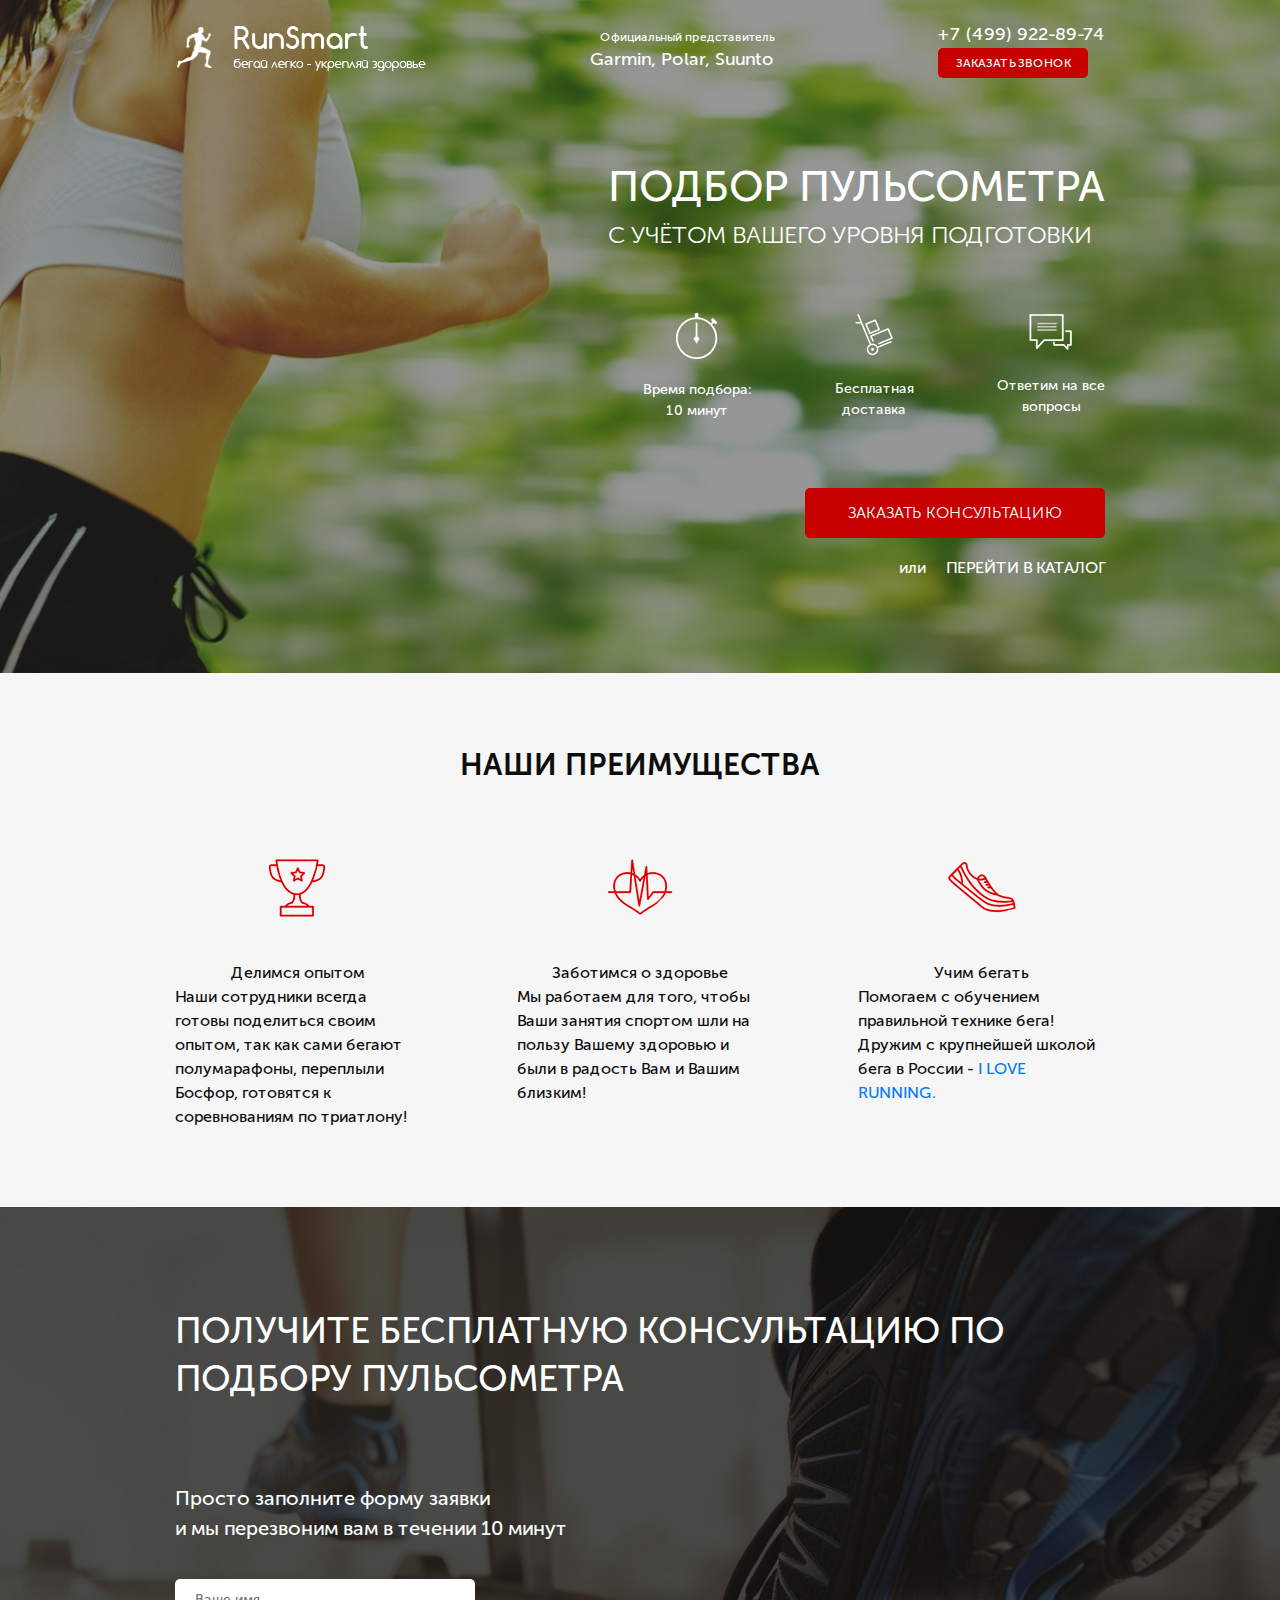
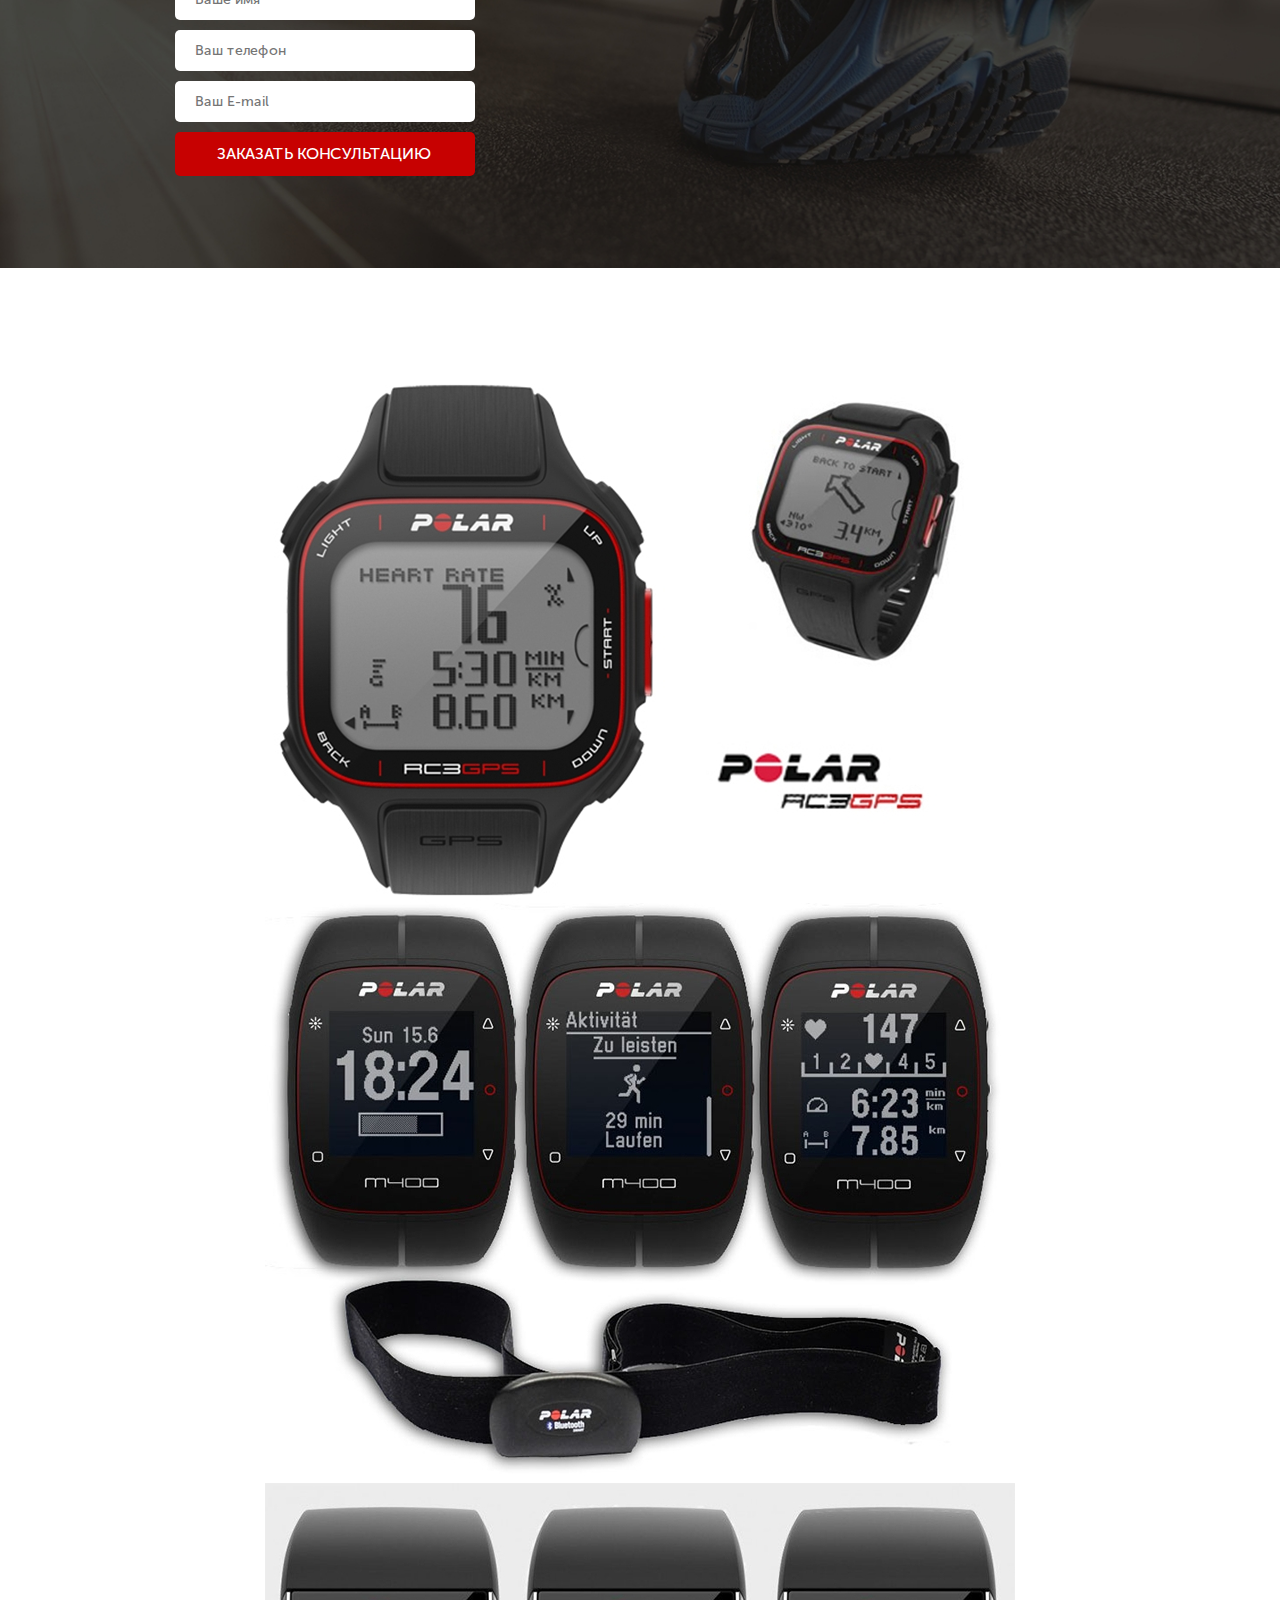
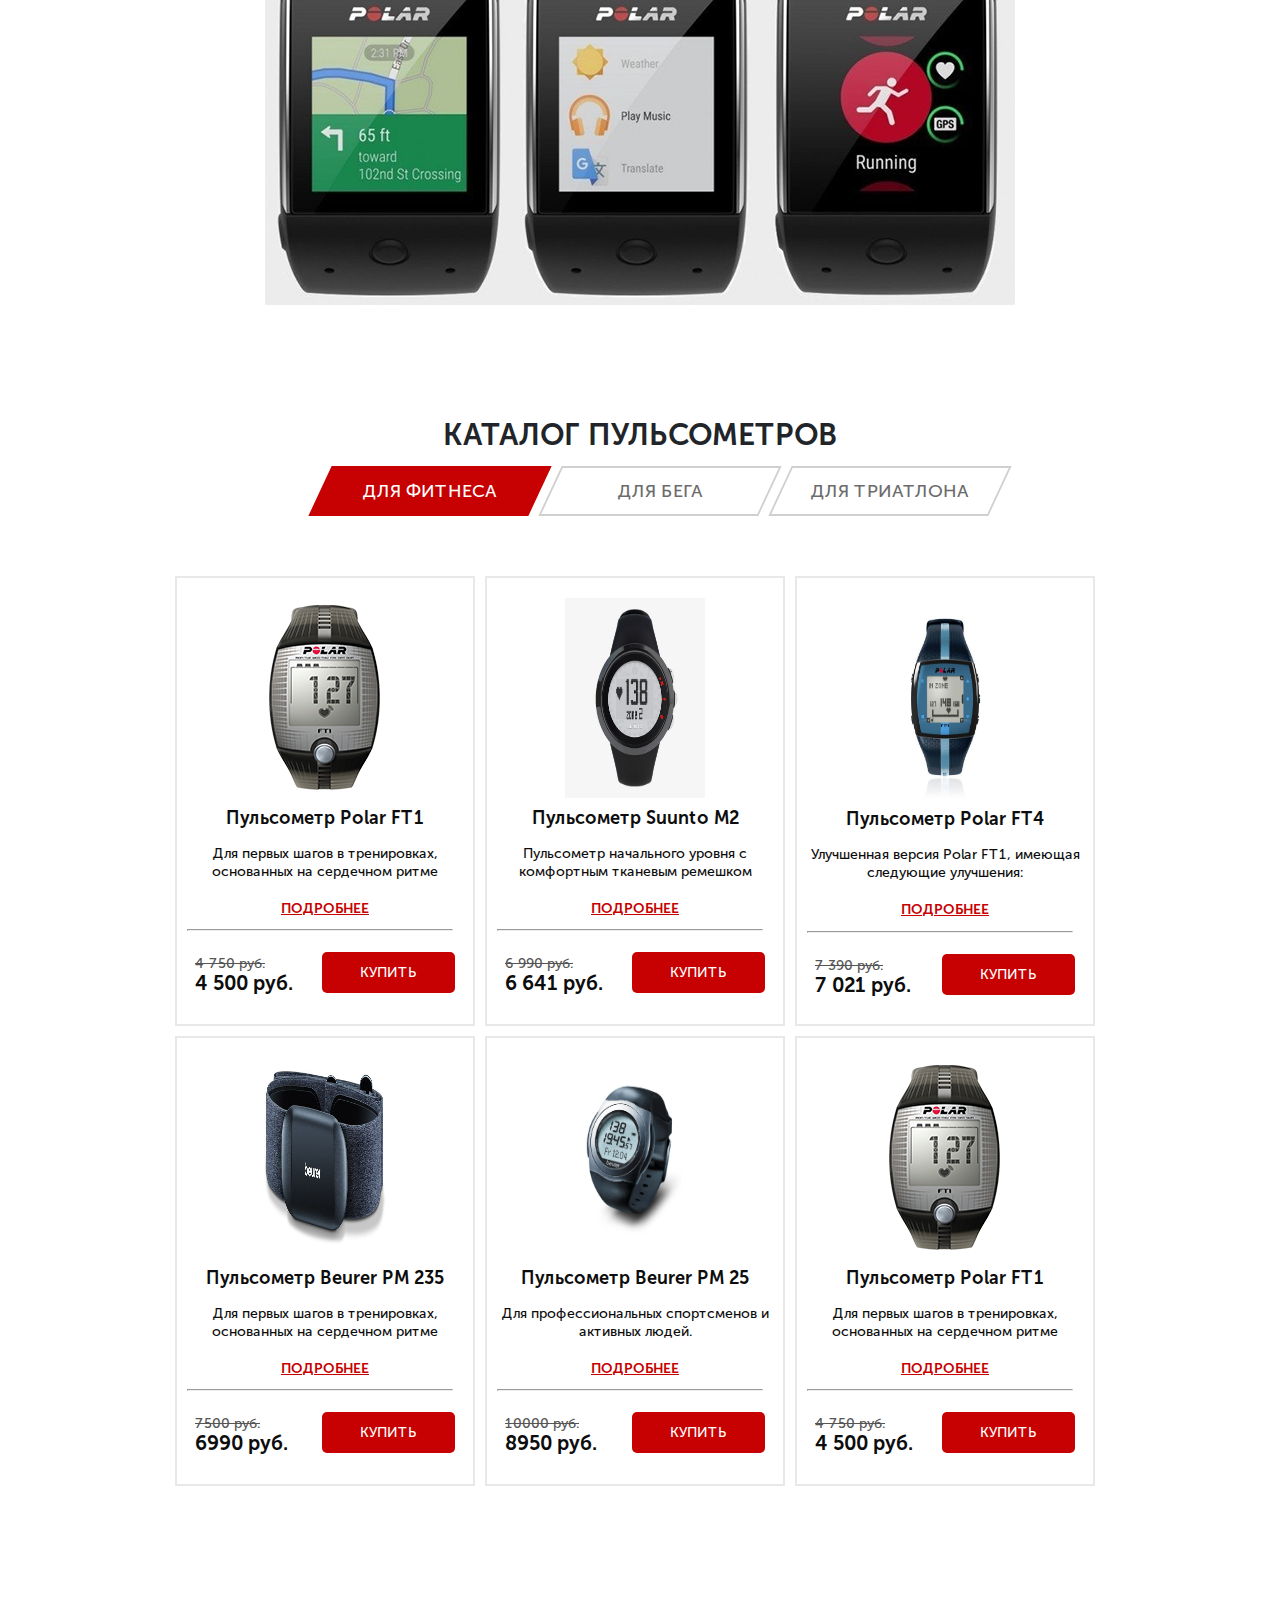
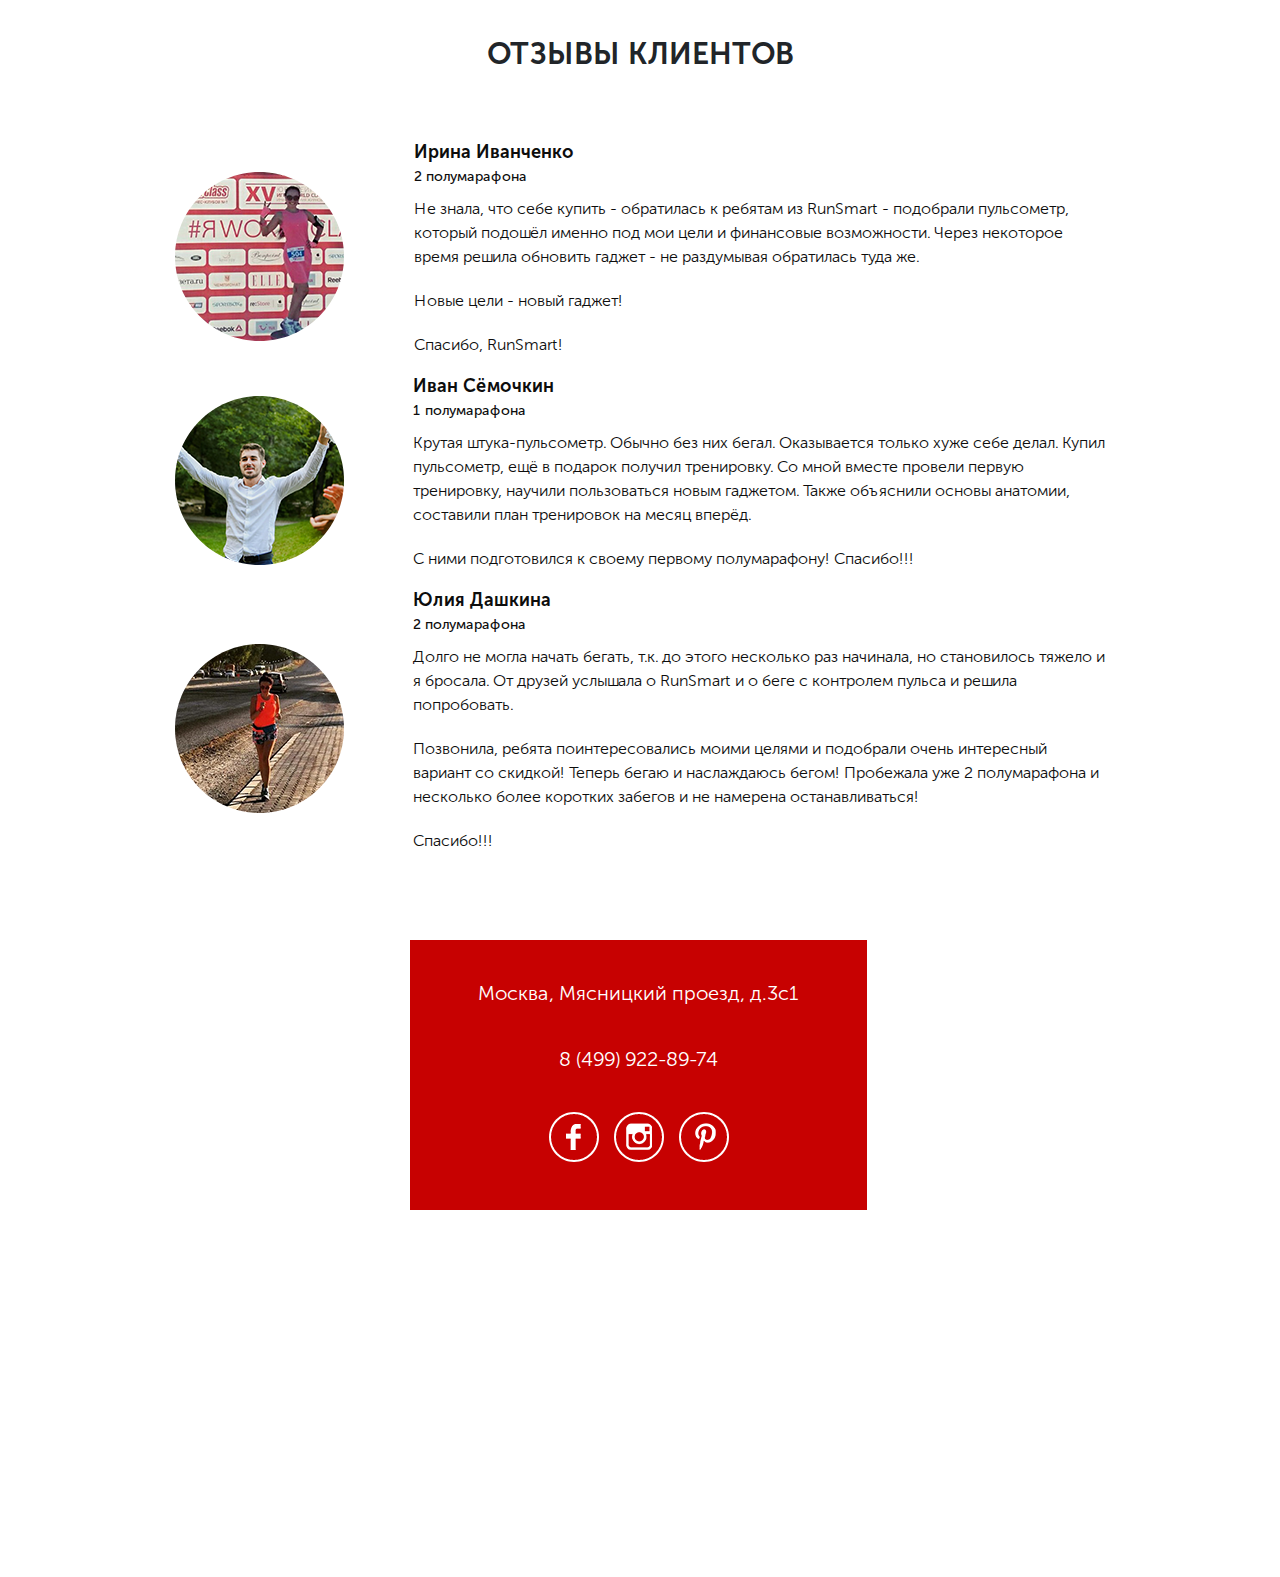
<file: index.html>
<!DOCTYPE html>
<html lang="ru">

<head>
   <meta charset="UTF-8">
   <meta name="viewport" content="width=device-width, initial-scale=1.0">
   <meta http-equiv="X-UA-Compatible" content="ie=edge">
   <title>Puls</title>
   <link rel="shortcut icon" href="img/favicon/favicon.ico" type="image/x-icon">
   <link rel="stylesheet" href="css/bootstrap-reboot.min.css">
   <link rel="stylesheet" href="css/animate.css">
   <link rel="stylesheet" href="css/fonts.css">
   <link rel="stylesheet" href="css/style.min.css">
</head>

<body>
   <section class="promo" id="up">
      <div class="container">
         <div class="promo-header">
            <div class="promo-header__logo">
               <img src="img/promo/promo-logo.png" alt="RunSmart">
            </div>
            <div class="promo-header__represent">
               <div class="promo-header__official">Официальный представитель</div>
               <div class="promo-header__members">Garmin, Polar, Suunto</div>
            </div>
            <div class="promo-header__call">
               <div class="promo-header__number">+7 (499) 922-89-74</div>
               <button data-modal="consultation" class="promo-header__btn">заказать звонок</button>
            </div>
         </div>
         <div class="promo-text">
            <div class="promo-text__titles">
               <h2 class="promo-text__title">Подбор пульсометра
               </h2>
               <div class="promo-text__subtitle">с учётом Вашего уровня подготовки</div>
            </div>
            <div class="promo-text__conditions">
               <div class="promo-text__item">
                  <div class="promo-text__img"><img src="img/promo/time.png" alt="TIME"></div>
                  <div class="promo-text__label">Время подбора: 10 минут</div>
               </div>
               <div class="promo-text__item">
                  <div class="promo-text__img"><img src="img/promo/delivery.png" alt="FreeDelivery"></div>
                  <div class="promo-text__label">Бесплатная доставка</div>
               </div>
               <div class="promo-text__item">
                  <div class="promo-text__img"><img src="img/promo/answer.png" alt="Answer"></div>
                  <div class="promo-text__label">Ответим на все вопросы</div>
               </div>
            </div>
            <div class="promo-order">
               <button data-modal="consultation" class="promo-order__btn">заказать кОНСУЛЬТАЦИЮ</button>
               <div class="promo-order__text">или
                  <a href="#" class="promo-order__link">ПЕРЕЙТИ В КАТАЛОГ</a>
               </div>
            </div>
         </div>
      </div>
   </section>
   <!-- promo -->
   <section class="advantages">
      <div class="container">
         <h2 class="advantages-title section-title">НАШИ ПРЕИМУЩЕСТВА</h2>
         <div class="advantages-block">
            <div class="advantages-block__item">
               <div class="advantages-block__img">
                  <img src="img/advantages/cup.png" alt="cup">
               </div>
               <div class="advantages-block__title">Делимся опытом</div>
               <div class="advantages-block__description">Наши сотрудники всегда готовы поделиться своим опытом,
                  так как сами бегают полумарафоны, переплыли Босфор, готовятся к соревнованиям по триатлону!</div>
            </div>
            <div class="advantages-block__item">
               <div class="advantages-block__img">
                  <img src="img/advantages/heart.png" alt="heart" class="advantages-icon_animated">
               </div>
               <div class="advantages-block__title">Заботимся о здоровье</div>
               <div class="advantages-block__description">Мы работаем для того,
                  чтобы Ваши занятия спортом шли на пользу Вашему здоровью и были в радость Вам и Вашим близким!
               </div>
            </div>
            <div class="advantages-block__item">
               <div class="advantages-block__img">
                  <img src="img/advantages/shoe.png" alt="shoe">
               </div>
               <div class="advantages-block__title">Учим бегать</div>
               <div class="advantages-block__description">Помогаем с обучением
                  правильной технике бега!
                  Дружим с крупнейшей школой бега в России - <a href="#" class="advantages-block__link">I LOVE
                     RUNNING.</a>
               </div>
            </div>
         </div>
      </div>
   </section>
   <!-- advantages -->
   <section class="consultation">
      <div class="container">
         <h2 class="consultation-title">Получите бесплатную консультацию
            по подбору пульсометра </h2>
         <div class="consultation-description">Просто заполните форму заявки<br> и мы перезвоним вам в течении 10 минут
         </div>
         <form id="consult-form" action="mailer/smart.php" method="POST" class="consultation-form">
            <input class="consultation-form__input" name="name" type="text" placeholder="Ваше имя">
            <input class="consultation-form__input" name="phone" placeholder="Ваш телефон">
            <input class="consultation-form__input" name="email" type="email" placeholder="Ваш E-mail">
            <input class="consultation-form__btn" type="submit" value="заказать консультацию ">
         </form>
      </div>
   </section>
   <!-- consultation -->
   <div class="slider">
      <div class="container">
         <div class="slider-wrap">
            <div class="slider-wrap__item"><img src="img/carusel/polar1.jpg" alt="puls1"></div>
            <div class="slider-wrap__item"><img src="img/carusel/polar2.jpg" alt="puls2"></div>
            <div class="slider-wrap__item"><img src="img/carusel/polar3.jpg" alt="puls3"></div>
         </div>
      </div>
   </div>
   <section class="catalog">
      <div class="container">
         <h2 class="catalog-title section-title">Каталог пульсометров
         </h2>
         <ul class="catalog__tabs">
            <li class="catalog__tab catalog__tab_active">
               <div>Для фитнеса</div>
            </li>
            <li class="catalog__tab">
               <div>для бега</div>
            </li>
            <li class="catalog__tab">
               <div>для триатлона</div>
            </li>
         </ul>
         <div class="catalog__content catalog__content_active">
            <div class="catalog-item">
               <div class="catalog-item__wrapper">
                  <div class="catalog-item__content catalog-item__content_active">
                     <img src="img/catalog/puls.png" alt="puls" class="catalog-item__img">
                     <div class="catalog-item__subtitle">Пульсометр Polar FT1
                     </div>
                     <div class="catalog-item__description">Для первых шагов в тренировках, основанных на сердечном
                        ритме
                     </div>
                     <a href="#" class="catalog-item__link">ПОДРОБНЕЕ</a>
                  </div>
                  <ul class="catalog-item__list">
                     <li class="catalog-item__point">Вы услышите звуковое оповещение о нужном пульсе во время
                        тренировки;</li>
                     <li class="catalog-item__point">Вы увидите информативный графический индикатор целевых
                        тренировочных зон пульса;</li>
                     <li class="catalog-item__point">Также Вы увидите информацию о расходе калорий за тренировку;</li>
                     <li class="catalog-item__point">Вы сможете посмотреть данные по 10 тренировкам.</li>
                     <a href="" class="catalog-item__back">НАЗАД</a>
                  </ul>
               </div>
               <hr>
               <div class="catalog-item__footer">
                  <div class="catalog-item__price">
                     <div class="catalog-item__top">4 750 руб.
                     </div>
                     <div class="catalog-item__down">4 500 руб.</div>
                  </div>
                  <button class="catalog-item__btn">КУПИТЬ</button>
               </div>
            </div>
            <div class="catalog-item">
               <div class="catalog-item__wrapper">
                  <div class="catalog-item__content catalog-item__content_active">
                     <img src="img/catalog/sunto-m2.png" alt="puls" class="catalog-item__img">
                     <div class="catalog-item__subtitle">Пульсометр Suunto M2
                     </div>
                     <div class="catalog-item__description">Пульсометр начального уровня с комфортным тканевым ремешком
                     </div>
                     <a href="#" class="catalog-item__link">ПОДРОБНЕЕ</a>
                  </div>
                  <ul class="catalog-item__list">
                     <li class="catalog-item__point">Вы услышите звуковое оповещение о нужном пульсе во время
                        тренировки;</li>
                     <li class="catalog-item__point">Вы увидите информативный графический индикатор целевых
                        тренировочных зон пульса;</li>
                     <li class="catalog-item__point">Вы сможете посмотреть данные по 15 тренировкам.</li>
                     <li class="catalog-item__point">Возможность загрузки пульсозависимых программ тренировок.</li>
                     <a href="" class="catalog-item__back">НАЗАД</a>
                  </ul>
               </div>
               <hr>
               <div class="catalog-item__footer">
                  <div class="catalog-item__price">
                     <div class="catalog-item__top">6 990 руб.
                     </div>
                     <div class="catalog-item__down">6 641 руб.</div>
                  </div>
                  <button class="catalog-item__btn">КУПИТЬ</button>
               </div>
            </div>
            <div class="catalog-item">
               <div class="catalog-item__wrapper">
                  <div class="catalog-item__content catalog-item__content_active">
                     <img src="img/catalog/polar4.jpg" alt="puls" class="catalog-item__img">
                     <div class="catalog-item__subtitle">Пульсометр Polar FT4
                     </div>
                     <div class="catalog-item__description">Улучшенная версия Polar FT1, имеющая следующие улучшения:
                     </div>
                     <a href="#" class="catalog-item__link">ПОДРОБНЕЕ</a>
                  </div>
                  <ul class="catalog-item__list">
                     <li class="catalog-item__point">Кроме возможности установить зону пульса и расчета сожженных калорий, в пульсометре добавилась функция графического отображения нахождения в выставленной зоне пульс.</li>
                     <li class="catalog-item__point">Добавлена функция двойного времени и увеличен объем памяти.</li>
                     <li class="catalog-item__point">Также Вы увидите информацию о расходе калорий за тренировку;</li>
                     <li class="catalog-item__point">Вы сможете посмотреть данные по 20 тренировкам.</li>
                     <a href="" class="catalog-item__back">НАЗАД</a>
                  </ul>
               </div>
               <hr>
               <div class="catalog-item__footer">
                  <div class="catalog-item__price">
                     <div class="catalog-item__top">7 390 руб.
                     </div>
                     <div class="catalog-item__down">7 021 руб.</div>
                  </div>
                  <button class="catalog-item__btn">КУПИТЬ</button>
               </div>
            </div>
            <div class="catalog-item">
               <div class="catalog-item__wrapper">
                  <div class="catalog-item__content catalog-item__content_active">
                     <img src="img/catalog/beurer.png" alt="Beurer PM 235" class="catalog-item__img">
                     <div class="catalog-item__subtitle">Пульсометр Beurer PM 235
                     </div>
                     <div class="catalog-item__description">Для первых шагов в тренировках, основанных на сердечном
                        ритме
                     </div>
                     <a href="#" class="catalog-item__link">ПОДРОБНЕЕ</a>
                  </div>
                  <ul class="catalog-item__list">
                     <li class="catalog-item__point">Вы услышите звуковое оповещение о нужном пульсе во время
                        тренировки;</li>
                     <li class="catalog-item__point">Вы увидите информативный графический индикатор целевых
                        тренировочных зон пульса;</li>
                     <li class="catalog-item__point">Также Вы увидите информацию о расходе калорий за тренировку;</li>
                     <li class="catalog-item__point">Вы сможете посмотреть данные по 10 тренировкам.</li>
                     <a href="" class="catalog-item__back">НАЗАД</a>
                  </ul>
               </div>
               <hr>
               <div class="catalog-item__footer">
                  <div class="catalog-item__price">
                     <div class="catalog-item__top">7500 руб.
                     </div>
                     <div class="catalog-item__down">6990 руб.</div>
                  </div>
                  <button class="catalog-item__btn">КУПИТЬ</button>
               </div>
            </div>
            <div class="catalog-item">
               <div class="catalog-item__wrapper">
                  <div class="catalog-item__content catalog-item__content_active">
                     <img src="img/catalog/beurer5.png" alt="Beurer PM 25" class="catalog-item__img">
                     <div class="catalog-item__subtitle">Пульсометр Beurer PM 25
                     </div>
                     <div class="catalog-item__description">Для профессиональных спортсменов и активных людей.
                     </div>
                     <a href="#" class="catalog-item__link">ПОДРОБНЕЕ</a>
                  </div>
                  <ul class="catalog-item__list">
                     <li class="catalog-item__point">Максимально точно измеряет частоту сердечных сокращений (по точности соответствует ЭКГ).</li>
                     <li class="catalog-item__point">Позволяет подобрать оптимальную для вас интенсивность занятий спортом.</li>
                     <li class="catalog-item__point">Определяет количество сжигаемого жира и расход энергии в килокалориях.</li>
                     <a href="" class="catalog-item__back">НАЗАД</a>
                  </ul>
               </div>
               <hr>
               <div class="catalog-item__footer">
                  <div class="catalog-item__price">
                     <div class="catalog-item__top">10000 руб.
                     </div>
                     <div class="catalog-item__down">8950 руб.</div>
                  </div>
                  <button class="catalog-item__btn">КУПИТЬ</button>
               </div>
            </div>
            <div class="catalog-item">
               <div class="catalog-item__wrapper">
                  <div class="catalog-item__content catalog-item__content_active">
                     <img src="img/catalog/puls.png" alt="puls" class="catalog-item__img">
                     <div class="catalog-item__subtitle">Пульсометр Polar FT1
                     </div>
                     <div class="catalog-item__description">Для первых шагов в тренировках, основанных на сердечном
                        ритме
                     </div>
                     <a href="#" class="catalog-item__link">ПОДРОБНЕЕ</a>
                  </div>
                  <ul class="catalog-item__list">
                     <li class="catalog-item__point">Вы услышите звуковое оповещение о нужном пульсе во время
                        тренировки;</li>
                     <li class="catalog-item__point">Вы увидите информативный графический индикатор целевых
                        тренировочных зон пульса;</li>
                     <li class="catalog-item__point">Также Вы увидите информацию о расходе калорий за тренировку;</li>
                     <li class="catalog-item__point">Вы сможете посмотреть данные по 10 тренировкам.</li>
                     <a href="" class="catalog-item__back">НАЗАД</a>
                  </ul>
               </div>
               <hr>
               <div class="catalog-item__footer">
                  <div class="catalog-item__price">
                     <div class="catalog-item__top">4 750 руб.
                     </div>
                     <div class="catalog-item__down">4 500 руб.</div>
                  </div>
                  <button class="catalog-item__btn">КУПИТЬ</button>
               </div>
            </div>
         </div>
         <div class="catalog__content">
            <div class="catalog-item">
               <div class="catalog-item__wrapper">
                  <div class="catalog-item__content catalog-item__content_active">
                     <img src="img/catalog/puls.png" alt="puls" class="catalog-item__img">
                     <div class="catalog-item__subtitle">Пульсометр Polar FT1
                     </div>
                     <div class="catalog-item__description">Для первых шагов в тренировках, основанных на сердечном
                        ритме
                     </div>
                     <a href="#" class="catalog-item__link">ПОДРОБНЕЕ</a>
                  </div>
                  <ul class="catalog-item__list">
                     <li class="catalog-item__point">Вы услышите звуковое оповещение о нужном пульсе во время
                        тренировки;</li>
                     <li class="catalog-item__point">Вы увидите информативный графический индикатор целевых
                        тренировочных зон пульса;</li>
                     <li class="catalog-item__point">Также Вы увидите информацию о расходе калорий за тренировку;</li>
                     <li class="catalog-item__point">Вы сможете посмотреть данные по 10 тренировкам.</li>
                     <a href="" class="catalog-item__back">НАЗАД</a>
                  </ul>
               </div>
               <hr>
               <div class="catalog-item__footer">
                  <div class="catalog-item__price">
                     <div class="catalog-item__top">4 750 руб.
                     </div>
                     <div class="catalog-item__down">4 500 руб.</div>
                  </div>
                  <button class="catalog-item__btn">КУПИТЬ</button>
               </div>
            </div>
            <div class="catalog-item">
               <div class="catalog-item__wrapper">
                  <div class="catalog-item__content catalog-item__content_active">
                     <img src="img/catalog/puls.png" alt="puls" class="catalog-item__img">
                     <div class="catalog-item__subtitle">Пульсометр Polar FT1
                     </div>
                     <div class="catalog-item__description">Для первых шагов в тренировках, основанных на сердечном
                        ритме
                     </div>
                     <a href="#" class="catalog-item__link">ПОДРОБНЕЕ</a>
                  </div>
                  <ul class="catalog-item__list">
                     <li class="catalog-item__point">Вы услышите звуковое оповещение о нужном пульсе во время
                        тренировки;</li>
                     <li class="catalog-item__point">Вы увидите информативный графический индикатор целевых
                        тренировочных зон пульса;</li>
                     <li class="catalog-item__point">Также Вы увидите информацию о расходе калорий за тренировку;</li>
                     <li class="catalog-item__point">Вы сможете посмотреть данные по 10 тренировкам.</li>
                     <a href="" class="catalog-item__back">НАЗАД</a>
                  </ul>
               </div>
               <hr>
               <div class="catalog-item__footer">
                  <div class="catalog-item__price">
                     <div class="catalog-item__top">4 750 руб.
                     </div>
                     <div class="catalog-item__down">4 500 руб.</div>
                  </div>
                  <button class="catalog-item__btn">КУПИТЬ</button>
               </div>
            </div>

         </div>
         <div class="catalog__content">
            <div class="catalog-item">
               <div class="catalog-item__wrapper">
                  <div class="catalog-item__content catalog-item__content_active">
                     <img src="img/catalog/puls.png" alt="puls" class="catalog-item__img">
                     <div class="catalog-item__subtitle">Пульсометр Polar FT1
                     </div>
                     <div class="catalog-item__description">Для первых шагов в тренировках, основанных на сердечном
                        ритме
                     </div>
                     <a href="#" class="catalog-item__link">ПОДРОБНЕЕ</a>
                  </div>
                  <ul class="catalog-item__list">
                     <li class="catalog-item__point">Вы услышите звуковое оповещение о нужном пульсе во время
                        тренировки;</li>
                     <li class="catalog-item__point">Вы увидите информативный графический индикатор целевых
                        тренировочных зон пульса;</li>
                     <li class="catalog-item__point">Также Вы увидите информацию о расходе калорий за тренировку;</li>
                     <li class="catalog-item__point">Вы сможете посмотреть данные по 10 тренировкам.</li>
                     <a href="" class="catalog-item__back">НАЗАД</a>
                  </ul>
               </div>
               <hr>
               <div class="catalog-item__footer">
                  <div class="catalog-item__price">
                     <div class="catalog-item__top">4 750 руб.
                     </div>
                     <div class="catalog-item__down">4 500 руб.</div>
                  </div>
                  <button class="catalog-item__btn">КУПИТЬ</button>
               </div>
            </div>
            <div class="catalog-item">
               <div class="catalog-item__wrapper">
                  <div class="catalog-item__content catalog-item__content_active">
                     <img src="img/catalog/puls.png" alt="puls" class="catalog-item__img">
                     <div class="catalog-item__subtitle">Пульсометр Polar FT1
                     </div>
                     <div class="catalog-item__description">Для первых шагов в тренировках, основанных на сердечном
                        ритме
                     </div>
                     <a href="#" class="catalog-item__link">ПОДРОБНЕЕ</a>
                  </div>
                  <ul class="catalog-item__list">
                     <li class="catalog-item__point">Вы услышите звуковое оповещение о нужном пульсе во время
                        тренировки;</li>
                     <li class="catalog-item__point">Вы увидите информативный графический индикатор целевых
                        тренировочных зон пульса;</li>
                     <li class="catalog-item__point">Также Вы увидите информацию о расходе калорий за тренировку;</li>
                     <li class="catalog-item__point">Вы сможете посмотреть данные по 10 тренировкам.</li>
                     <a href="" class="catalog-item__back">НАЗАД</a>
                  </ul>
               </div>
               <hr>
               <div class="catalog-item__footer">
                  <div class="catalog-item__price">
                     <div class="catalog-item__top">4 750 руб.
                     </div>
                     <div class="catalog-item__down">4 500 руб.</div>
                  </div>
                  <button class="catalog-item__btn">КУПИТЬ</button>
               </div>
            </div>
            <div class="catalog-item">
               <div class="catalog-item__wrapper">
                  <div class="catalog-item__content catalog-item__content_active">
                     <img src="img/catalog/puls.png" alt="puls" class="catalog-item__img">
                     <div class="catalog-item__subtitle">Пульсометр Polar FT1
                     </div>
                     <div class="catalog-item__description">Для первых шагов в тренировках, основанных на сердечном
                        ритме
                     </div>
                     <a href="#" class="catalog-item__link">ПОДРОБНЕЕ</a>
                  </div>
                  <ul class="catalog-item__list">
                     <li class="catalog-item__point">Вы услышите звуковое оповещение о нужном пульсе во время
                        тренировки;</li>
                     <li class="catalog-item__point">Вы увидите информативный графический индикатор целевых
                        тренировочных зон пульса;</li>
                     <li class="catalog-item__point">Также Вы увидите информацию о расходе калорий за тренировку;</li>
                     <li class="catalog-item__point">Вы сможете посмотреть данные по 10 тренировкам.</li>
                     <a href="" class="catalog-item__back">НАЗАД</a>
                  </ul>
               </div>
               <hr>
               <div class="catalog-item__footer">
                  <div class="catalog-item__price">
                     <div class="catalog-item__top">4 750 руб.
                     </div>
                     <div class="catalog-item__down">4 500 руб.</div>
                  </div>
                  <button class="catalog-item__btn">КУПИТЬ</button>
               </div>
            </div>
         </div>
   </section>
   <section class="feedback">
      <div class="container">
         <h2 class="feedback-title section-title">отзывы клиентов</h2>
         <div class="feedback-block fadeInUp wow" data-wow-duration="2s" data-wow-delay="0.3s">
            <div class="feedback-block__img">
               <img src="img/feedback/irina.png" alt="Irina">
            </div>
            <div class="feedback-block__text">
               <div class="feedback-block__name">Ирина Иванченко</div>
               <div class="feedback-block__subtitle">2 полумарафона</div>
               <div class="feedback-block__review">Не знала, что себе купить - обратилась к ребятам из RunSmart - подобрали пульсометр, который подошёл именно под мои цели и финансовые возможности.
                  Через некоторое время решила обновить гаджет - не раздумывая обратилась туда же.
                  <p class="feedback-block__aim">Новые цели - новый гаджет!</p>
                  <p  class="feedback-block__thanks">Спасибо, RunSmart! </p>
                  </div>
            </div>
         </div>
         <div class="feedback-block fadeInUp wow" data-wow-duration="2s" data-wow-delay="0.5s">
            <div class="feedback-block__img">
               <img src="img/feedback/ivan.png" alt="Ivan">
            </div>
            <div class="feedback-block__text">
               <div class="feedback-block__name">Иван Сёмочкин
               </div>
               <div class="feedback-block__subtitle">1 полумарафона</div>
               <div class="feedback-block__review">Крутая штука-пульсометр. Обычно без них бегал. Оказывается только хуже себе делал. 
                  Купил пульсометр, ещё в подарок получил тренировку. Со мной вместе провели первую тренировку, научили пользоваться новым гаджетом. Также объяснили основы анатомии, составили план тренировок на месяц вперёд.
                  <p  class="feedback-block__thanks">С ними подготовился к своему первому полумарафону! Спасибо!!!</p>
                  </div>
            </div>
         </div>
         <div class="feedback-block fadeInUp wow" data-wow-duration="2s" data-wow-delay="0.7s">
            <div class="feedback-block__img">
               <img src="img/feedback/yulia.png" alt="Yulia">
            </div>
            <div class="feedback-block__text">
               <div class="feedback-block__name">Юлия Дашкина
               </div>
               <div class="feedback-block__subtitle">2 полумарафона</div>
               <div class="feedback-block__review">Долго не могла начать бегать, т.к. до этого несколько раз начинала, но становилось тяжело и я бросала. От друзей услышала о RunSmart и о беге с контролем пульса и решила попробовать.
                  <p class="feedback-block__aim">Позвонила, ребята поинтересовались моими целями и подобрали очень интересный вариант со скидкой! Теперь бегаю и наслаждаюсь бегом! Пробежала уже 2 полумарафона и несколько более коротких забегов и не намерена останавливаться!</p>
                  <p  class="feedback-block__thanks">Спасибо!!!</p>
                  </div>
            </div>
         </div>
      </div>
   </section>
   <footer class="footer">
      <div class="footer__map"> <iframe src="https://www.google.com/maps/embed?pb=!1m18!1m12!1m3!1d910.2074947069166!2d37.647083558763434!3d55.76836138295807!2m3!1f0!2f0!3f0!3m2!1i1024!2i768!4f13.1!3m3!1m2!1s0x46b54a636edcd2ad%3A0x4c2ca101e2c8c617!2z0JzRj9GB0L3QuNGG0LrQuNC5INC_0YAt0LQsIDQvMywg0JzQvtGB0LrQstCwLCDQoNC-0YHRgdC40Y8sIDEwNzA3OA!5e0!3m2!1sru!2sby!4v1584123514885!5m2!1sru!2sby" width="100%" height="630" frameborder="0" style="border:0;" allowfullscreen="" aria-hidden="false" tabindex="0"></iframe></div>
      <div class="footer__info">
         <address class="footer__address">Москва, Мясницкий проезд, д.3с1
         </address>
         <a class="footer__phone" href="tel:84999228974">8 (499) 922-89-74
         </a>
         <div class="footer__social">
            <a href="#" class="footer__social-item"><img src="img/footer/facebook.png" alt="facebook"></a>
            <a href="#" class="footer__social-item"><img src="img/footer/instagram.png" alt="instagram"></a>
            <a href="#" class="footer__social-item"><img src="img/footer/pinterest.png" alt="pinterest"></a>
         </div>
      </div>
   </footer>

   <div class="overlay">
      <div class="modal" id="consultation">
         <div class="modal__close">&times;</div>
         <div class="modal__subtitle">Просто заполните форму заявки
         </div>
         <div class="modal__description">и мы перезвоним вам в течении 10 минут</div>
         <form action="#" class="consultation-form">
            <input class="consultation-form__input" name="name" type="text" placeholder="Ваше имя">
            <input class="consultation-form__input" name="phone" placeholder="Ваш телефон">
            <input class="consultation-form__input" name="email" type="email" placeholder="Ваш E-mail">
            <input class="consultation-form__btn" type="submit" value="заказать консультацию ">
         </form>
      </div>
   </div>

   <div class="modal" id="order">
      <div class="modal__close">&times;</div>
      <div class="modal__subtitle">Ваш заказ:
      </div>
      <div class="modal__description">Пульсометр Polar FT1</div>
      <form action="#" class="consultation-form">
         <input class="consultation-form__input" name="name" type="text" placeholder="Ваше имя">
         <input class="consultation-form__input" name="phone" placeholder="Ваш телефон">
         <input class="consultation-form__input" name="email" type="email" placeholder="Ваш E-mail">
         <input class="consultation-form__btn" type="submit" value="заказать консультацию ">
      </form>
   </div>

   <div class="modal modal_mini" id="thanks">
      <div class="modal__close">&times;</div>
      <div class="modal__subtitle">Спасибо за вашу заявку!
      </div>
      <div class="modal__description">Наш менеджер свяжется с вами 
         в ближайшее время!</div>
   </div>
   <a href="#up" class="pageup">
      <img src="img/scroll/chevron-circle-up-solid.svg" alt="up">
   </a>
   <script src="https://code.jquery.com/jquery-3.4.1.min.js"
      integrity="sha256-CSXorXvZcTkaix6Yvo6HppcZGetbYMGWSFlBw8HfCJo=" crossorigin="anonymous">
   </script>
   <script src="js/slick.min.js"></script>
   <script src="js/jquery.validate.min.js"></script>
   <script src="js/jquery.maskedinput.min.js"></script>
   <script src="js/wow.min.js"></script>
   <script src="js/main.js"></script>
</body>

</html>
</file>
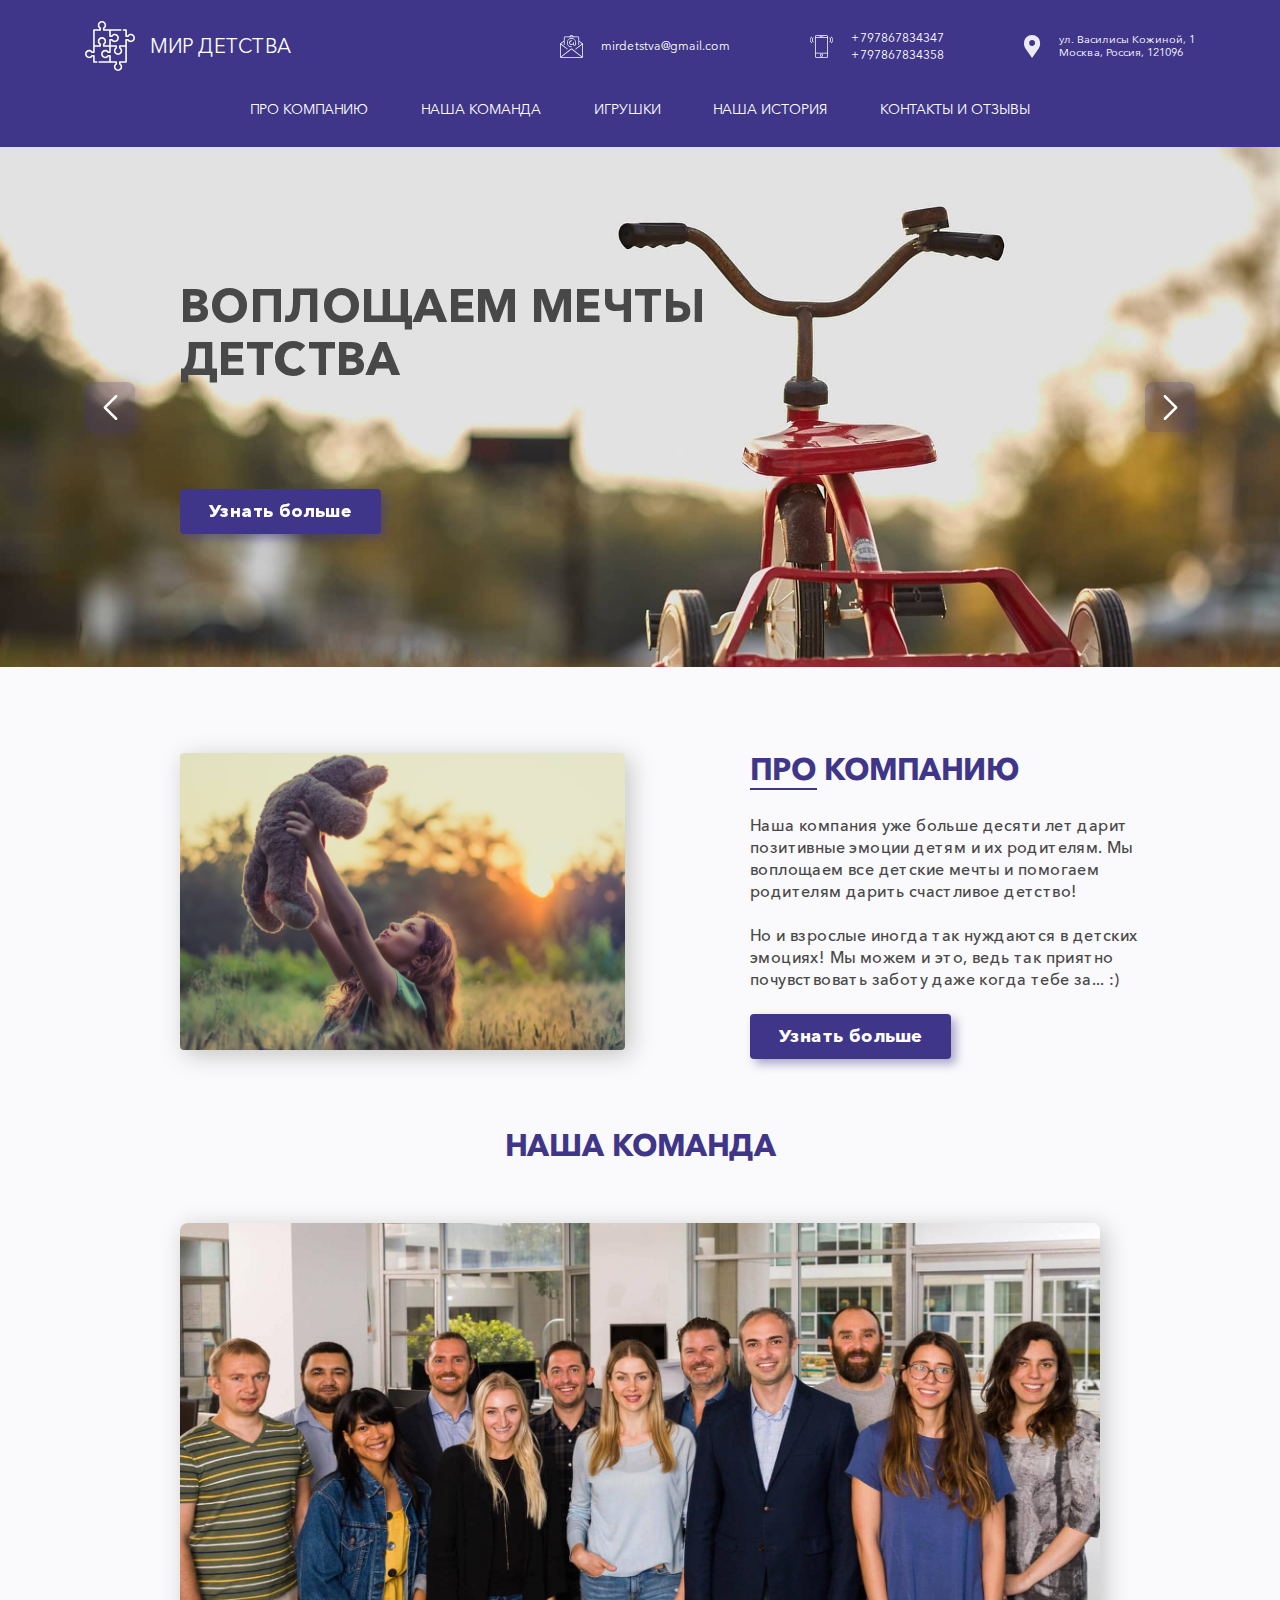
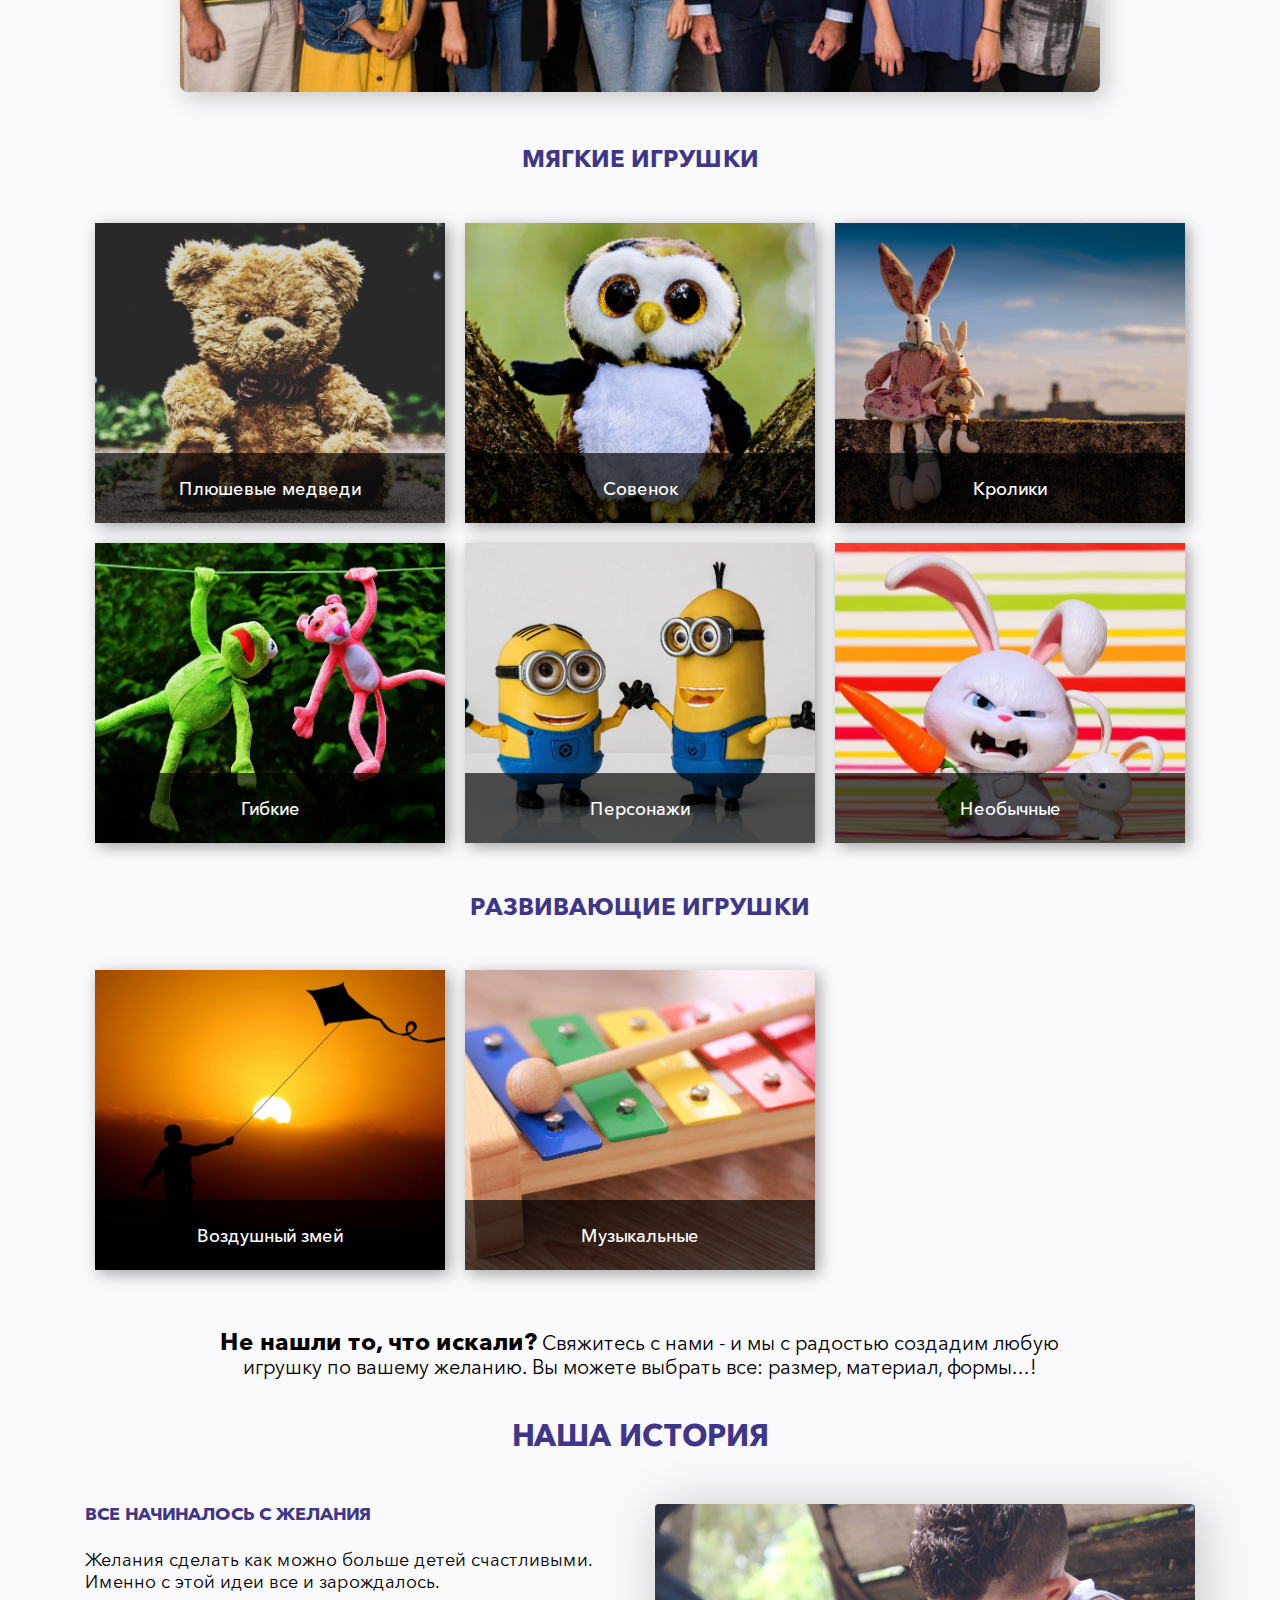
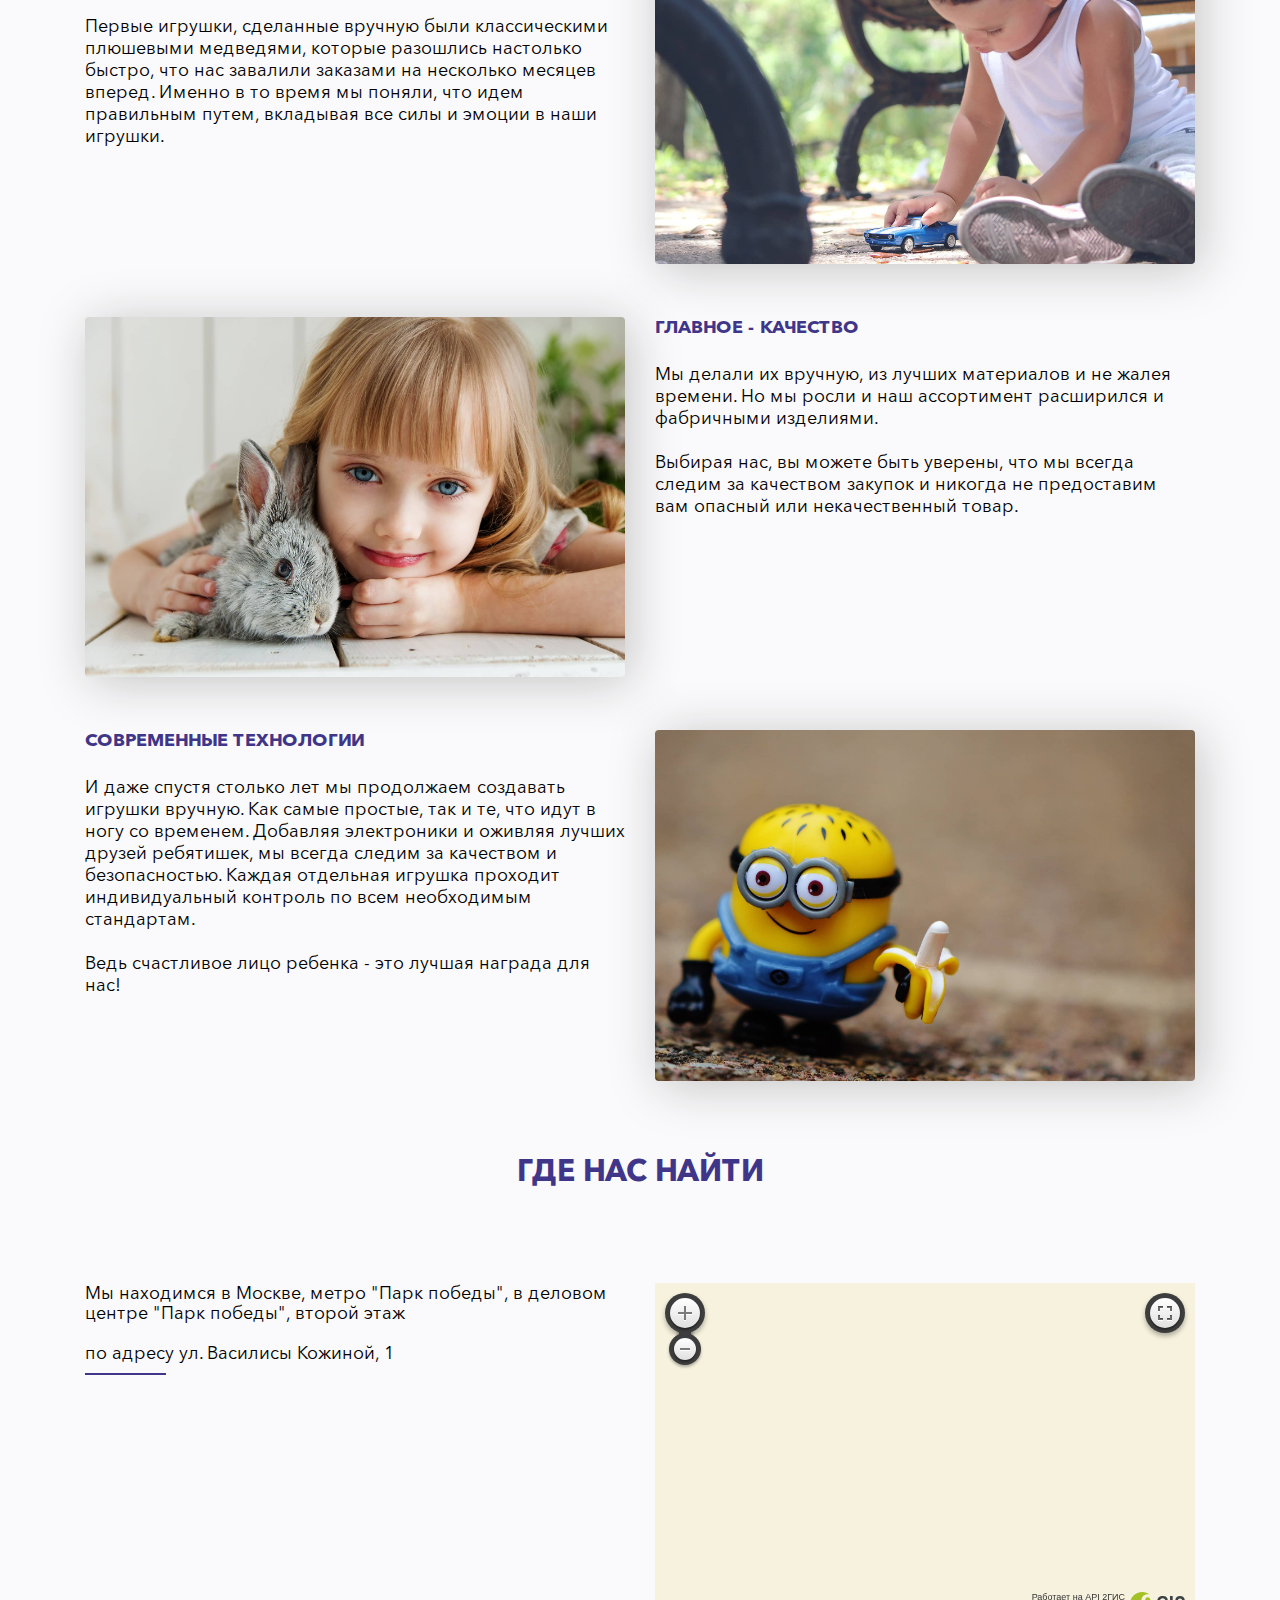
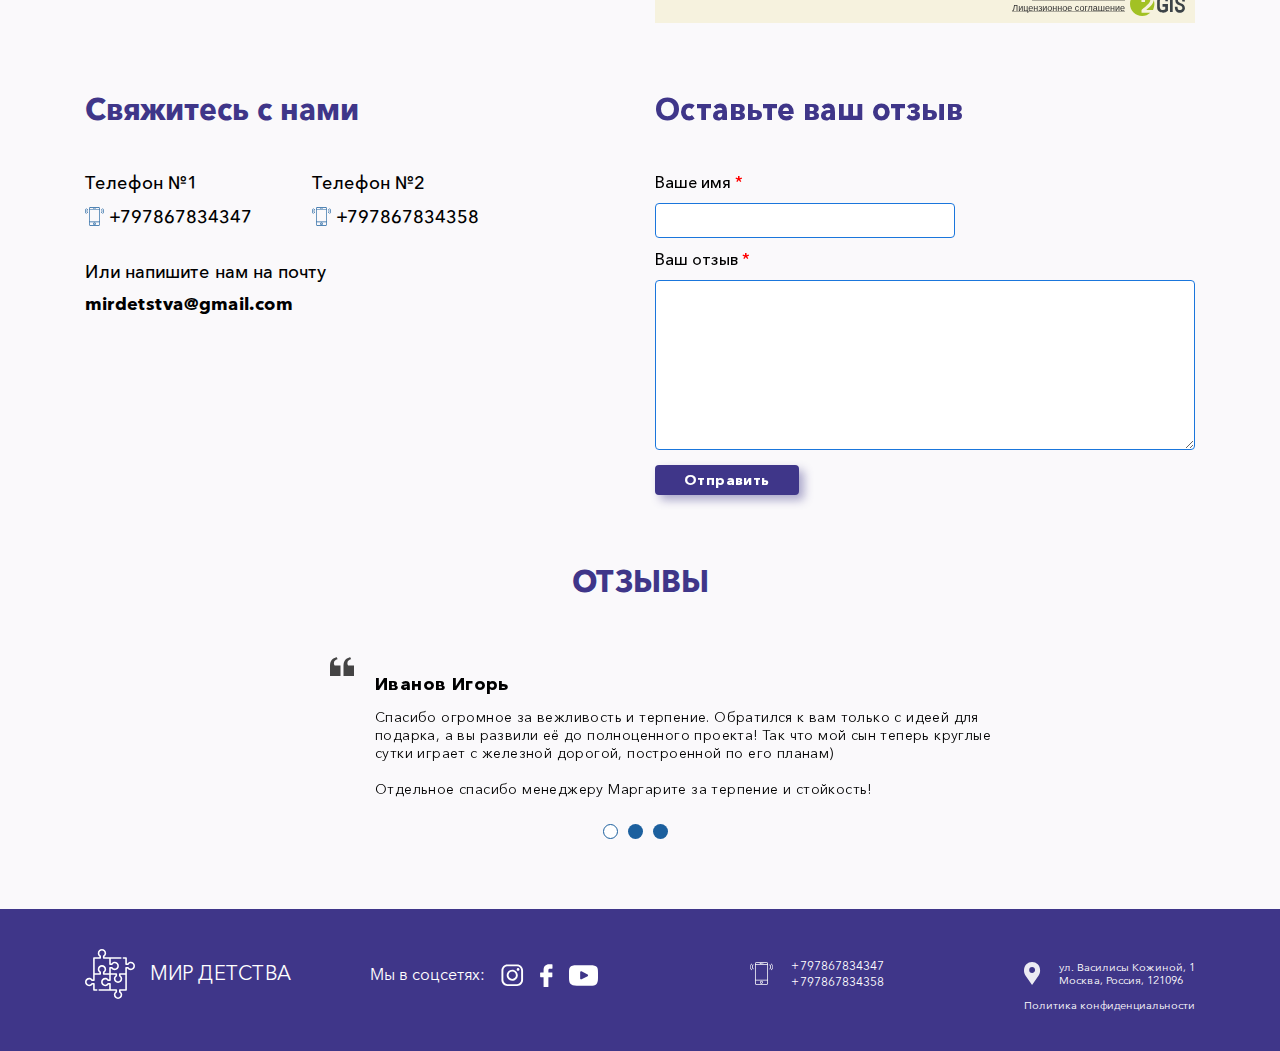
<file: childhood/index.html>
<!DOCTYPE html>
<html lang="ru">
	<head>
		<meta charset="utf-8">
		<meta http-equiv="X-UA-Compatible" content="IE=edge">
		<title>Мир Детства</title>
        <meta name="theme-color" content="#c9e0e04d">
        <meta name="apple-mobile-web-app-status-bar-style" content="black-translucent">
        <meta name="viewport" content="width=device-width, user-scalable=no, initial-scale=1.0, maximum-scale=1.0, minimum-scale=1.0">
        <link rel="shortcut icon" href="./img/favicons/favicon.ico" type="image/x-icon">
        <link rel="apple-touch-icon" href="./img/favicons/apple-touch-icon.png">
        <link rel="apple-touch-icon" sizes="57x57" href="./img/favicons/apple-touch-icon-57x57.png">
        <link rel="apple-touch-icon" sizes="72x72" href="./img/favicons/apple-touch-icon-72x72.png">
        <link rel="apple-touch-icon" sizes="76x76" href="./img/favicons/apple-touch-icon-76x76.png">
        <link rel="apple-touch-icon" sizes="114x114" href="./img/favicons/apple-touch-icon-114x114.png">
        <link rel="apple-touch-icon" sizes="120x120" href="./img/favicons/apple-touch-icon-120x120.png">
        <link rel="apple-touch-icon" sizes="144x144" href="./img/favicons/apple-touch-icon-144x144.png">
        <link rel="apple-touch-icon" sizes="180x180" href="./img/favicons/apple-touch-icon-180x180.png">
        <link rel="stylesheet" href="./styles/main.min.css">
    </head>
    <body class="no-svg">
        <header>
            <div class="container">
                <div class="row align-items-center">
                    <div class="col-11 col-sm-12 col-md-12 col-lg-3">
                        <a href="#" class="header__logo">
                            <img src="./img/icons/svg/logo.svg" alt="Мир детства" class="header__logo-img">
                            <div class="header__logo-text">Мир детства</div>
                        </a>
                    </div>
                    <div class="col-md-12 col-lg-9 offset-lg-0 col-xl-7 offset-xl-2 ">
                        <div class="header__contacts">
                            <div class="header__contacts-item">
                                <img src="./img/icons/svg/email.svg" alt="почта" class="header__contacts-logo">
                                <a href="mailto:mirdetstva@gmail.com" class="header__contacts-mail">mirdetstva@gmail.com</a>
                            </div>
                            <div class="header__contacts-item">
                                <img src="./img/icons/svg/phone.svg" alt="телефон" class="header__contacts-logo">
                                <div class="header__contacts-tel">
                                    <a href="tel:+797867834347">+797867834347</a>
                                    <a href="tel:+797867834358">+797867834358</a>
                                </div>
                            </div>
                            <div class="header__contacts-item">
                                <img src="./img/icons/svg/pointer.svg" alt="указатель" class="header__contacts-logo">
                                <address>ул. Василисы Кожиной, 1<br>
                                    Москва, Россия, 121096</address>
                            </div>
                        </div>
                    </div>
                </div>
                <nav class="row" data-slide="1">
                    <ul class="header__nav">
                        <li>
                            <a class="header__nav-item" href="#about">Про компанию</a>
                        </li>
                        <li>
                            <a class="header__nav-item" href="#specialists">Наша команда</a>
                        </li>
                        <li>
                            <a class="header__nav-item" href="#toys">Игрушки</a>
                        </li>
                        <li>
                            <a class="header__nav-item" href="#aboutus">Наша история</a>
                        </li>
                        <li>
                            <a class="header__nav-item" href="#contacts">Контакты и отзывы</a>
                        </li>
                    </ul>
                </nav>
            </div>
            <div class="header__hamburger">
                <span></span>
                <span></span>
                <span></span>
            </div>
        </header>

        <div class="mainslider glide">
            <div class="glide__track" data-glide-el="track">
                <ul class="glide__slides">
                    <li style="background-image: url('./img/bg_1.jpg')" class="glide__slide">
                        <div class="container">
                            <div class="row">
                                <div class="col-lg-7 offset-1">
                                    <h2 class="slider__title">Воплощаем мечты детства</h2>
                                    <a href="#" class="button">Узнать больше</a>
                                </div>
                            </div>
                            <button class="glide__arrow glide__arrow--left" data-glide-dir="<">
                                <svg width="15" height="25" viewBox="0 0 15 25" fill="none" xmlns="http://www.w3.org/2000/svg">
                                    <path d="M0.982942 13.3923L12.2253 24.631C12.7186 25.123 13.5179 25.123 14.0124 24.631C14.5057 24.1389 14.5057 23.3397 14.0124 22.8476L3.66178 12.5007L14.0112 2.15378C14.5045 1.66172 14.5045 0.862477 14.0112 0.369169C13.5179 -0.122894 12.7174 -0.122894 12.2241 0.369169L0.981696 11.6077C0.495966 12.0947 0.495966 12.9065 0.982942 13.3923Z" fill="white"/>
                                </svg>
                            </button>
                            <button class="glide__arrow glide__arrow--right" data-glide-dir=">">
                                <svg width="15" height="25" viewBox="0 0 15 25" fill="none" xmlns="http://www.w3.org/2000/svg">
                                    <path d="M14.0171 11.6077L2.77467 0.369029C2.28137 -0.123032 1.48213 -0.123032 0.987571 0.369029C0.494263 0.861093 0.494264 1.66033 0.987572 2.15239L11.3382 12.4993L0.98882 22.8462C0.495512 23.3383 0.495512 24.1375 0.98882 24.6308C1.48213 25.1229 2.28261 25.1229 2.77592 24.6308L14.0183 13.3923C14.504 12.9053 14.504 12.0935 14.0171 11.6077Z" fill="white"/>
                                </svg>
                            </button>
                        </div>
                    </li>
                    <li style="background-image: url('./img/bg_2.jpg')" class="glide__slide">
                        <div class="container">
                            <div class="row">
                                <div class="col-lg-7 offset-1">
                                    <h2 style="color: #fff" class="slider__title">Подарки для детей и родителей</h2>
                                    <a href="#" class="button">Узнать больше</a>
                                </div>
                                <button class="glide__arrow glide__arrow--left" data-glide-dir="<">
                                    <svg width="15" height="25" viewBox="0 0 15 25" fill="none" xmlns="http://www.w3.org/2000/svg">
                                        <path d="M0.982942 13.3923L12.2253 24.631C12.7186 25.123 13.5179 25.123 14.0124 24.631C14.5057 24.1389 14.5057 23.3397 14.0124 22.8476L3.66178 12.5007L14.0112 2.15378C14.5045 1.66172 14.5045 0.862477 14.0112 0.369169C13.5179 -0.122894 12.7174 -0.122894 12.2241 0.369169L0.981696 11.6077C0.495966 12.0947 0.495966 12.9065 0.982942 13.3923Z" fill="white"/>
                                    </svg>
                                </button>
                                <button class="glide__arrow glide__arrow--right" data-glide-dir=">">
                                    <svg width="15" height="25" viewBox="0 0 15 25" fill="none" xmlns="http://www.w3.org/2000/svg">
                                        <path d="M14.0171 11.6077L2.77467 0.369029C2.28137 -0.123032 1.48213 -0.123032 0.987571 0.369029C0.494263 0.861093 0.494264 1.66033 0.987572 2.15239L11.3382 12.4993L0.98882 22.8462C0.495512 23.3383 0.495512 24.1375 0.98882 24.6308C1.48213 25.1229 2.28261 25.1229 2.77592 24.6308L14.0183 13.3923C14.504 12.9053 14.504 12.0935 14.0171 11.6077Z" fill="white"/>
                                    </svg>
                                </button>
                            </div>
                        </div>
                    </li>
                    <li style="background-image: url('./img/bg_3.jpg')" class="glide__slide">
                        <div class="container">
                            <div class="row">
                                <div class="col-lg-7 offset-1">
                                    <h2  class="slider__title">Друг, который всегда с тобой</h2>
                                    <a href="#" class="button">Узнать больше</a>
                                </div>
                                <button class="glide__arrow glide__arrow--left" data-glide-dir="<">
                                    <svg width="15" height="25" viewBox="0 0 15 25" fill="none" xmlns="http://www.w3.org/2000/svg">
                                        <path d="M0.982942 13.3923L12.2253 24.631C12.7186 25.123 13.5179 25.123 14.0124 24.631C14.5057 24.1389 14.5057 23.3397 14.0124 22.8476L3.66178 12.5007L14.0112 2.15378C14.5045 1.66172 14.5045 0.862477 14.0112 0.369169C13.5179 -0.122894 12.7174 -0.122894 12.2241 0.369169L0.981696 11.6077C0.495966 12.0947 0.495966 12.9065 0.982942 13.3923Z" fill="white"/>
                                    </svg>
                                </button>
                                <button class="glide__arrow glide__arrow--right" data-glide-dir=">">
                                    <svg width="15" height="25" viewBox="0 0 15 25" fill="none" xmlns="http://www.w3.org/2000/svg">
                                        <path d="M14.0171 11.6077L2.77467 0.369029C2.28137 -0.123032 1.48213 -0.123032 0.987571 0.369029C0.494263 0.861093 0.494264 1.66033 0.987572 2.15239L11.3382 12.4993L0.98882 22.8462C0.495512 23.3383 0.495512 24.1375 0.98882 24.6308C1.48213 25.1229 2.28261 25.1229 2.77592 24.6308L14.0183 13.3923C14.504 12.9053 14.504 12.0935 14.0171 11.6077Z" fill="white"/>
                                    </svg>
                                </button>
                            </div>
                        </div>
                    </li>
                </ul>
            </div>
        </div>

        <div class="about" id="about">
            <div class="container">
                <div class="row">
                    <div class="col-md-10 offset-md-1 col-lg-5 offset-lg-1">
                        <div class="about__img">
                            <img src="./img/about.jpg" alt="про компанию">
                        </div>
                    </div>
                    <div class="col-md-10 offset-md-1 offset-lg-0 col-lg-6 col-xl-5 offset-xl-1">
                        <h1 class="title underlined">Про компанию</h1>
                        <div class="about__text">
                            Наша компания уже больше десяти лет дарит позитивные эмоции детям и их родителям. Мы воплощаем все детские мечты и помогаем родителям дарить счастливое детство!
                            <br> <br>
                            Но и взрослые иногда так нуждаются в детских эмоциях! Мы можем и это, ведь так приятно почувствовать заботу даже когда тебе за... :)
                        </div>
                        <a href="#" class="button">Узнать больше</a>
                    </div>
                </div>
            </div>
        </div>
        <div class="specialists" id="specialists">
            <div class="container">
                <div class="title">Наша команда</div>
                <div class="row">
                    <div class="col-lg-10 offset-lg-1">
                        <img class="specialists__img" src="./img/team.jpg" alt="наша команда">
                    </div>
                </div>
            </div>
        </div>

        <div class="toys" id="toys">
            <div class="container">
                <h2 class="subtitle">Мягкие игрушки</h2>
                <div class="toys__wrapper">
                    <div class="toys__item" style="background-image: url(./img/toy_1.jpg)">
                        <div class="toys__item-info">
                            <div class="toys__item-title">Плюшевые медведи</div>
                            <div class="toys__item-descr">
                                Классика. Должен быть у каждого ребенка!                            
                            </div>
                            <div class="minibutton toys__trigger">Подробнее</div>
                        </div>
                    </div>

                    <div class="toys__item" style="background-image: url(./img/toy_2.jpg)">
                        <div class="toys__item-info">
                            <div class="toys__item-title">Совенок</div>
                            <div class="toys__item-descr">
                                Хотите, чтобы ваш ребенок был под защитой даже ночью? Купите ему совенка!
                            </div>
                            <div class="minibutton toys__trigger">Подробнее</div>
                        </div>
                    </div>

                    <div class="toys__item" style="background-image: url(./img/toy_3.jpg)">
                        <div class="toys__item-info">
                            <div class="toys__item-title">Кролики</div>
                            <div class="toys__item-descr">
                            Кролики бывают разные... Но все они необычайно милые!</div>
                            <div class="minibutton toys__trigger">Подробнее</div>
                        </div>
                    </div>

                    <div class="toys__item" style="background-image: url(./img/toy_4.jpg)">
                        <div class="toys__item-info">
                            <div class="toys__item-title">Гибкие</div>
                            <div class="toys__item-descr">
                                Кстати, у нас большой выбор игрушек, позу которых выбирает сам ребенок. (Долговечные. Ноги-руки не отламываются)                          
                            </div>
                            <div class="minibutton toys__trigger">Подробнее</div>
                        </div>
                    </div>
                    <div class="toys__item" style="background-image: url(./img/toy_5.jpg)">
                        <div class="toys__item-info">
                            <div class="toys__item-title">Персонажи</div>
                            <div class="toys__item-descr">
                                Ваш ребенок без ума от персонажа мультика? Мы следим за всеми трендами и рады предложить как самых современных, так и персонажей "из нашего детства"                          
                            </div>
                            <div class="minibutton toys__trigger">Подробнее</div>
                        </div>
                    </div>
                    <div class="toys__item" style="background-image: url(./img/toy_6.jpg)">
                        <div class="toys__item-info">
                            <div class="toys__item-title">Необычные</div>
                            <div class="toys__item-descr">
                                Хотите, чтобы вашему ребенку все завидовали? Подарите игрушки нашего собственного производства! Они уникальны и ваш ребенок будет гордым обладателем эксклюзива!
                            </div>
                            <div class="minibutton toys__trigger">Подробнее</div>
                        </div>
                    </div>
                </div>


                <h2 class="subtitle">Развивающие игрушки</h2>
                <div class="toys__wrapper">

                    <div class="toys__item" style="background-image: url(./img/toy_7.jpg)">
                        <div class="toys__item-info">
                            <div class="toys__item-title">Воздушный змей</div>
                            <div class="toys__item-descr">
                                Кто в детстве не хотел научиться летать? А змей поможет поймать ветер и унести все заботы далеко-далеко...    
                            </div>
                            <div class="minibutton toys__trigger">Подробнее</div>
                        </div>
                    </div>

                    <div class="toys__item" style="background-image: url(./img/toy_8.jpg)">
                        <div class="toys__item-info">
                            <div class="toys__item-title">Музыкальные</div>
                            <div class="toys__item-descr">
                                Попробуйте заинтересовать ребенка музыкой! Может в нем таится будущий Джаред Лето!
                            </div>
                            <div class="minibutton toys__trigger">Подробнее</div>
                        </div>
                    </div>

                </div>
                <div class="row">
                    <div class="col-lg-10 offset-lg-1">
                        <div class="toys__alert">
                            <span>Не нашли то, что искали?</span> Свяжитесь с нами - и мы с радостью создадим любую игрушку по вашему желанию. Вы можете выбрать все: размер, материал, формы...!
                        </div>
                    </div>
                </div>
            </div>
        </div>

        <div class="aboutus" id="aboutus">
            <div class="container">
                <h1 class="title">Наша история</h1>
                <div class="row">
                    <div class="col-lg-6">
                        <div class="subtitle">
                            Все начиналось с желания
                        </div>
                        <div class="aboutus__text">
                            Желания сделать как можно больше детей счастливыми. Именно с этой идеи все и зарождалось.
                            <br><br>
                            Первые игрушки, сделанные вручную были классическими плюшевыми медведями, которые разошлись настолько быстро, что нас завалили заказами на несколько месяцев вперед. Именно в то время мы поняли, что идем правильным путем, вкладывая все силы и эмоции в наши игрушки.
                        </div>
                    </div>
                    <div class="col-lg-6">
                        <img class="aboutus__img" src="./img/about_1.jpg" alt="мир детства">
                    </div>
                </div>

                <div class="row">
                    <div class="col-lg-6">
                        <img class="aboutus__img" src="./img/about_2.jpg" alt="мир детства">
                    </div>
                    <div class="col-lg-6">
                        <div class="subtitle">
                            Главное - качество
                        </div>
                        <div class="aboutus__text">
                            Мы делали их вручную, из лучших материалов и не жалея времени. Но мы росли и наш ассортимент расширился и фабричными изделиями.
                            <br><br>
                            Выбирая нас, вы можете быть уверены, что мы всегда следим за качеством закупок и никогда не предоставим вам опасный или некачественный товар.
                        </div>
                    </div>
                </div>

                <div class="row">
                    <div class="col-lg-6">
                        <div class="subtitle">
                            Современные технологии
                        </div>
                        <div class="aboutus__text">
                            И даже спустя столько лет мы продолжаем создавать игрушки вручную. Как самые простые, так и те, что идут в ногу со временем. Добавляя электроники и оживляя лучших друзей ребятишек, мы всегда следим за качеством и безопасностью. Каждая отдельная игрушка проходит индивидуальный контроль по всем необходимым стандартам.
                            <br><br>
                            Ведь счастливое лицо ребенка - это лучшая награда для нас!
                        </div>
                    </div>
                    <div class="col-lg-6">
                        <img class="aboutus__img" src="./img/about_3.jpg" alt="мир детства">
                    </div>
                </div>
            </div>
        </div>

        <div class="contacts" id="contacts">
            <h1 class="title">Где нас найти</h1>
            <div class="container">
                <div class="row">
                    <div class="col-lg-6">
                        <div class="contacts__descr underlined">
                            Мы находимся в Москве, метро "Парк победы", в деловом центре "Парк победы", второй этаж
                            <br> <br>
                            по адресу ул. Василисы Кожиной, 1
                        </div>
                    </div>
                    <div class="col-lg-6">
                        <div id="map" class="contacts__map">
                        </div>
                    </div>
                </div>
                <div class="row">
                    <div class="col-md-6">
                        <div class="title contacts__minititle">Свяжитесь с нами</div>
                        <div class="contacts__info">
                            <div class="contacts__phones">
                                <div class="contacts__phoneblock">
                                    Телефон №1
                                    <div class="contacts__phonewrap">
                                        <svg width="19" height="19" viewBox="0 0 19 19" fill="none" xmlns="http://www.w3.org/2000/svg">
                                            <path d="M13.4887 0.000305176H5.51165C4.74276 0.000305176 4.1167 0.626369 4.1167 1.39525V17.6055C4.1167 18.3747 4.74276 19.0007 5.51165 19.0007H13.4883C14.2575 19.0007 14.8836 18.3747 14.8836 17.6058V1.39525C14.8836 0.626369 14.2575 0.000305176 13.4887 0.000305176ZM4.75005 2.5337H14.2503V14.5673H4.75005V2.5337ZM5.51165 0.633653H13.4883C13.9086 0.633653 14.2503 0.975344 14.2503 1.39525V1.90035H4.75005V1.39525C4.75005 0.975344 5.09174 0.633653 5.51165 0.633653ZM13.4887 18.3674H5.51165C5.09174 18.3674 4.75005 18.0257 4.75005 17.6058V15.2006H14.2503V17.6058C14.2503 18.0257 13.9086 18.3674 13.4887 18.3674Z" fill="url(#paint0_linear)"/>
                                            <path d="M9.49961 15.5173C8.80102 15.5173 8.23291 16.0854 8.23291 16.784C8.23291 17.4826 8.80102 18.0507 9.49961 18.0507C10.1982 18.0507 10.7663 17.4826 10.7663 16.784C10.7663 16.0854 10.1982 15.5173 9.49961 15.5173ZM9.49961 17.4174C9.15031 17.4174 8.86626 17.1333 8.86626 16.784C8.86626 16.4347 9.15031 16.1507 9.49961 16.1507C9.8489 16.1507 10.133 16.4347 10.133 16.784C10.133 17.1333 9.8489 17.4174 9.49961 17.4174Z" fill="url(#paint1_linear)"/>
                                            <path d="M8.23318 1.58367H9.49987C9.67499 1.58367 9.81655 1.44211 9.81655 1.26699C9.81655 1.09187 9.67499 0.950317 9.49987 0.950317H8.23318C8.05806 0.950317 7.9165 1.09187 7.9165 1.26699C7.9165 1.44211 8.05806 1.58367 8.23318 1.58367Z" fill="url(#paint2_linear)"/>
                                            <path d="M10.45 1.58367H10.7666C10.9418 1.58367 11.0833 1.44211 11.0833 1.26699C11.0833 1.09187 10.9418 0.950317 10.7666 0.950317H10.45C10.2749 0.950317 10.1333 1.09187 10.1333 1.26699C10.1333 1.44211 10.2749 1.58367 10.45 1.58367Z" fill="url(#paint3_linear)"/>
                                            <path d="M17.9274 1.44717C17.8035 1.32335 17.6034 1.32335 17.4796 1.44717C17.3558 1.57099 17.3558 1.77113 17.4796 1.89495C18.6627 3.07804 18.6627 5.0031 17.4796 6.18652C17.3558 6.31033 17.3558 6.51047 17.4796 6.63429C17.5413 6.69604 17.6224 6.72708 17.7035 6.72708C17.7845 6.72708 17.8656 6.69604 17.9274 6.63429C19.3575 5.20451 19.3575 2.87727 17.9274 1.44717Z" fill="url(#paint4_linear)"/>
                                            <path d="M16.5939 2.168C16.47 2.04418 16.2699 2.04418 16.1461 2.168C16.0223 2.29182 16.0223 2.49196 16.1461 2.61578C16.5378 3.0075 16.7535 3.52938 16.7535 4.08483C16.7535 4.64027 16.5378 5.16183 16.1461 5.55356C16.0223 5.67738 16.0223 5.87752 16.1461 6.00134C16.2078 6.06309 16.2889 6.09412 16.37 6.09412C16.451 6.09412 16.5321 6.06309 16.5939 6.00134C17.1053 5.49023 17.3868 4.80938 17.3868 4.08483C17.3868 3.36028 17.1056 2.67911 16.5939 2.168Z" fill="url(#paint5_linear)"/>
                                            <path d="M1.52035 1.89495C1.64417 1.77113 1.64417 1.57099 1.52035 1.44717C1.39653 1.32335 1.19639 1.32335 1.07257 1.44717C-0.357525 2.87727 -0.357525 5.20419 1.07257 6.63429C1.13433 6.69604 1.21539 6.72708 1.29646 6.72708C1.37753 6.72708 1.4586 6.69604 1.52035 6.63429C1.64417 6.51047 1.64417 6.31033 1.52035 6.18652C0.336941 5.00342 0.336941 3.07836 1.52035 1.89495Z" fill="url(#paint6_linear)"/>
                                            <path d="M2.85352 2.08057C2.7297 1.95675 2.52956 1.95675 2.40574 2.08057C1.89432 2.59168 1.61279 3.27253 1.61279 3.99708C1.61279 4.72163 1.89432 5.40247 2.40574 5.9139C2.4675 5.97565 2.54856 6.00669 2.62963 6.00669C2.7107 6.00669 2.79177 5.97565 2.85352 5.9139C2.97734 5.79008 2.97734 5.58995 2.85352 5.46613C2.4618 5.0744 2.24614 4.55252 2.24614 3.99708C2.24614 3.44163 2.46148 2.92007 2.85352 2.52834C2.97702 2.40484 2.97702 2.20439 2.85352 2.08057Z" fill="url(#paint7_linear)"/>
                                            <defs>
                                            <linearGradient id="paint0_linear" x1="9.50016" y1="0.000305176" x2="9.50016" y2="19.0007" gradientUnits="userSpaceOnUse">
                                            <stop stop-color="#1C609E"/>
                                            <stop offset="1" stop-color="#1C609E"/>
                                            </linearGradient>
                                            <linearGradient id="paint1_linear" x1="9.49961" y1="15.5173" x2="9.49961" y2="18.0507" gradientUnits="userSpaceOnUse">
                                            <stop stop-color="#1C609E"/>
                                            <stop offset="1" stop-color="#1C609E"/>
                                            </linearGradient>
                                            <linearGradient id="paint2_linear" x1="8.86652" y1="0.950317" x2="8.86652" y2="1.58367" gradientUnits="userSpaceOnUse">
                                            <stop stop-color="#1C609E"/>
                                            <stop offset="1" stop-color="#1C609E"/>
                                            </linearGradient>
                                            <linearGradient id="paint3_linear" x1="10.6083" y1="0.950317" x2="10.6083" y2="1.58367" gradientUnits="userSpaceOnUse">
                                            <stop stop-color="#1C609E"/>
                                            <stop offset="1" stop-color="#1C609E"/>
                                            </linearGradient>
                                            <linearGradient id="paint4_linear" x1="18.1933" y1="1.35431" x2="18.1933" y2="6.72708" gradientUnits="userSpaceOnUse">
                                            <stop stop-color="#1C609E"/>
                                            <stop offset="1" stop-color="#1C609E"/>
                                            </linearGradient>
                                            <linearGradient id="paint5_linear" x1="16.72" y1="2.07513" x2="16.72" y2="6.09412" gradientUnits="userSpaceOnUse">
                                            <stop stop-color="#1C609E"/>
                                            <stop offset="1" stop-color="#1C609E"/>
                                            </linearGradient>
                                            <linearGradient id="paint6_linear" x1="0.806608" y1="1.35431" x2="0.806608" y2="6.72708" gradientUnits="userSpaceOnUse">
                                            <stop stop-color="#1C609E"/>
                                            <stop offset="1" stop-color="#1C609E"/>
                                            </linearGradient>
                                            <linearGradient id="paint7_linear" x1="2.27959" y1="1.9877" x2="2.27959" y2="6.00669" gradientUnits="userSpaceOnUse">
                                            <stop stop-color="#1C609E"/>
                                            <stop offset="1" stop-color="#1C609E"/>
                                            </linearGradient>
                                            </defs>
                                        </svg>
                                        <a href="tel:+797867834347">+797867834347</a>
                                    </div>
                                </div>
                                <div class="contacts__phoneblock">
                                    Телефон №2
                                    <div class="contacts__phonewrap">
                                        <svg width="19" height="19" viewBox="0 0 19 19" fill="none" xmlns="http://www.w3.org/2000/svg">
                                            <path d="M13.4887 0.000305176H5.51165C4.74276 0.000305176 4.1167 0.626369 4.1167 1.39525V17.6055C4.1167 18.3747 4.74276 19.0007 5.51165 19.0007H13.4883C14.2575 19.0007 14.8836 18.3747 14.8836 17.6058V1.39525C14.8836 0.626369 14.2575 0.000305176 13.4887 0.000305176ZM4.75005 2.5337H14.2503V14.5673H4.75005V2.5337ZM5.51165 0.633653H13.4883C13.9086 0.633653 14.2503 0.975344 14.2503 1.39525V1.90035H4.75005V1.39525C4.75005 0.975344 5.09174 0.633653 5.51165 0.633653ZM13.4887 18.3674H5.51165C5.09174 18.3674 4.75005 18.0257 4.75005 17.6058V15.2006H14.2503V17.6058C14.2503 18.0257 13.9086 18.3674 13.4887 18.3674Z" fill="url(#paint0_linear)"/>
                                            <path d="M9.49961 15.5173C8.80102 15.5173 8.23291 16.0854 8.23291 16.784C8.23291 17.4826 8.80102 18.0507 9.49961 18.0507C10.1982 18.0507 10.7663 17.4826 10.7663 16.784C10.7663 16.0854 10.1982 15.5173 9.49961 15.5173ZM9.49961 17.4174C9.15031 17.4174 8.86626 17.1333 8.86626 16.784C8.86626 16.4347 9.15031 16.1507 9.49961 16.1507C9.8489 16.1507 10.133 16.4347 10.133 16.784C10.133 17.1333 9.8489 17.4174 9.49961 17.4174Z" fill="url(#paint1_linear)"/>
                                            <path d="M8.23318 1.58367H9.49987C9.67499 1.58367 9.81655 1.44211 9.81655 1.26699C9.81655 1.09187 9.67499 0.950317 9.49987 0.950317H8.23318C8.05806 0.950317 7.9165 1.09187 7.9165 1.26699C7.9165 1.44211 8.05806 1.58367 8.23318 1.58367Z" fill="url(#paint2_linear)"/>
                                            <path d="M10.45 1.58367H10.7666C10.9418 1.58367 11.0833 1.44211 11.0833 1.26699C11.0833 1.09187 10.9418 0.950317 10.7666 0.950317H10.45C10.2749 0.950317 10.1333 1.09187 10.1333 1.26699C10.1333 1.44211 10.2749 1.58367 10.45 1.58367Z" fill="url(#paint3_linear)"/>
                                            <path d="M17.9274 1.44717C17.8035 1.32335 17.6034 1.32335 17.4796 1.44717C17.3558 1.57099 17.3558 1.77113 17.4796 1.89495C18.6627 3.07804 18.6627 5.0031 17.4796 6.18652C17.3558 6.31033 17.3558 6.51047 17.4796 6.63429C17.5413 6.69604 17.6224 6.72708 17.7035 6.72708C17.7845 6.72708 17.8656 6.69604 17.9274 6.63429C19.3575 5.20451 19.3575 2.87727 17.9274 1.44717Z" fill="url(#paint4_linear)"/>
                                            <path d="M16.5939 2.168C16.47 2.04418 16.2699 2.04418 16.1461 2.168C16.0223 2.29182 16.0223 2.49196 16.1461 2.61578C16.5378 3.0075 16.7535 3.52938 16.7535 4.08483C16.7535 4.64027 16.5378 5.16183 16.1461 5.55356C16.0223 5.67738 16.0223 5.87752 16.1461 6.00134C16.2078 6.06309 16.2889 6.09412 16.37 6.09412C16.451 6.09412 16.5321 6.06309 16.5939 6.00134C17.1053 5.49023 17.3868 4.80938 17.3868 4.08483C17.3868 3.36028 17.1056 2.67911 16.5939 2.168Z" fill="url(#paint5_linear)"/>
                                            <path d="M1.52035 1.89495C1.64417 1.77113 1.64417 1.57099 1.52035 1.44717C1.39653 1.32335 1.19639 1.32335 1.07257 1.44717C-0.357525 2.87727 -0.357525 5.20419 1.07257 6.63429C1.13433 6.69604 1.21539 6.72708 1.29646 6.72708C1.37753 6.72708 1.4586 6.69604 1.52035 6.63429C1.64417 6.51047 1.64417 6.31033 1.52035 6.18652C0.336941 5.00342 0.336941 3.07836 1.52035 1.89495Z" fill="url(#paint6_linear)"/>
                                            <path d="M2.85352 2.08057C2.7297 1.95675 2.52956 1.95675 2.40574 2.08057C1.89432 2.59168 1.61279 3.27253 1.61279 3.99708C1.61279 4.72163 1.89432 5.40247 2.40574 5.9139C2.4675 5.97565 2.54856 6.00669 2.62963 6.00669C2.7107 6.00669 2.79177 5.97565 2.85352 5.9139C2.97734 5.79008 2.97734 5.58995 2.85352 5.46613C2.4618 5.0744 2.24614 4.55252 2.24614 3.99708C2.24614 3.44163 2.46148 2.92007 2.85352 2.52834C2.97702 2.40484 2.97702 2.20439 2.85352 2.08057Z" fill="url(#paint7_linear)"/>
                                            <defs>
                                            <linearGradient id="paint0_linear" x1="9.50016" y1="0.000305176" x2="9.50016" y2="19.0007" gradientUnits="userSpaceOnUse">
                                            <stop stop-color="#1C609E"/>
                                            <stop offset="1" stop-color="#1C609E"/>
                                            </linearGradient>
                                            <linearGradient id="paint1_linear" x1="9.49961" y1="15.5173" x2="9.49961" y2="18.0507" gradientUnits="userSpaceOnUse">
                                            <stop stop-color="#1C609E"/>
                                            <stop offset="1" stop-color="#1C609E"/>
                                            </linearGradient>
                                            <linearGradient id="paint2_linear" x1="8.86652" y1="0.950317" x2="8.86652" y2="1.58367" gradientUnits="userSpaceOnUse">
                                            <stop stop-color="#1C609E"/>
                                            <stop offset="1" stop-color="#1C609E"/>
                                            </linearGradient>
                                            <linearGradient id="paint3_linear" x1="10.6083" y1="0.950317" x2="10.6083" y2="1.58367" gradientUnits="userSpaceOnUse">
                                            <stop stop-color="#1C609E"/>
                                            <stop offset="1" stop-color="#1C609E"/>
                                            </linearGradient>
                                            <linearGradient id="paint4_linear" x1="18.1933" y1="1.35431" x2="18.1933" y2="6.72708" gradientUnits="userSpaceOnUse">
                                            <stop stop-color="#1C609E"/>
                                            <stop offset="1" stop-color="#1C609E"/>
                                            </linearGradient>
                                            <linearGradient id="paint5_linear" x1="16.72" y1="2.07513" x2="16.72" y2="6.09412" gradientUnits="userSpaceOnUse">
                                            <stop stop-color="#1C609E"/>
                                            <stop offset="1" stop-color="#1C609E"/>
                                            </linearGradient>
                                            <linearGradient id="paint6_linear" x1="0.806608" y1="1.35431" x2="0.806608" y2="6.72708" gradientUnits="userSpaceOnUse">
                                            <stop stop-color="#1C609E"/>
                                            <stop offset="1" stop-color="#1C609E"/>
                                            </linearGradient>
                                            <linearGradient id="paint7_linear" x1="2.27959" y1="1.9877" x2="2.27959" y2="6.00669" gradientUnits="userSpaceOnUse">
                                            <stop stop-color="#1C609E"/>
                                            <stop offset="1" stop-color="#1C609E"/>
                                            </linearGradient>
                                            </defs>
                                        </svg>
                                        <a href="tel:+797867834358">+797867834358</a>
                                    </div>
                                </div>
                            </div>
                            <div class="contacts__mail">
                                Или напишите нам на почту
                                <a href="mailto:mirdetstva@gmail.com">mirdetstva@gmail.com</a>
                            </div>
                        </div>
                    </div>
                    <div class="col-md-6">
                        <div class="title contacts__minititle">Оставьте ваш отзыв</div>
                        <form action="#" class="contacts__feed">
                            <label for="feedname">
                                Ваше имя <span>*</span>
                            </label>
                            <input required type="text" id="feedname" name="feedname">

                            <label for="feedtext">
                                Ваш отзыв <span>*</span>
                            </label>
                            <textarea required name="feedtext" id="feedtext"></textarea>
                            <button class="minibutton">Отправить</button>

                            <svg class="lds-spinner" width="65px"  height="65px"  xmlns="http://www.w3.org/2000/svg" xmlns:xlink="http://www.w3.org/1999/xlink" viewBox="0 0 100 100" preserveAspectRatio="xMidYMid" style="background: none;"><g transform="rotate(0 50 50)">
                                    <rect x="47" y="24" rx="9.4" ry="4.8" width="6" height="12" fill="#013476">
                                    <animate attributeName="opacity" values="1;0" keyTimes="0;1" dur="1s" begin="-0.9166666666666666s" repeatCount="indefinite"></animate>
                                    </rect>
                                </g><g transform="rotate(30 50 50)">
                                    <rect x="47" y="24" rx="9.4" ry="4.8" width="6" height="12" fill="#013476">
                                    <animate attributeName="opacity" values="1;0" keyTimes="0;1" dur="1s" begin="-0.8333333333333334s" repeatCount="indefinite"></animate>
                                    </rect>
                                </g><g transform="rotate(60 50 50)">
                                    <rect x="47" y="24" rx="9.4" ry="4.8" width="6" height="12" fill="#013476">
                                    <animate attributeName="opacity" values="1;0" keyTimes="0;1" dur="1s" begin="-0.75s" repeatCount="indefinite"></animate>
                                    </rect>
                                </g><g transform="rotate(90 50 50)">
                                    <rect x="47" y="24" rx="9.4" ry="4.8" width="6" height="12" fill="#013476">
                                    <animate attributeName="opacity" values="1;0" keyTimes="0;1" dur="1s" begin="-0.6666666666666666s" repeatCount="indefinite"></animate>
                                    </rect>
                                </g><g transform="rotate(120 50 50)">
                                    <rect x="47" y="24" rx="9.4" ry="4.8" width="6" height="12" fill="#013476">
                                    <animate attributeName="opacity" values="1;0" keyTimes="0;1" dur="1s" begin="-0.5833333333333334s" repeatCount="indefinite"></animate>
                                    </rect>
                                </g><g transform="rotate(150 50 50)">
                                    <rect x="47" y="24" rx="9.4" ry="4.8" width="6" height="12" fill="#013476">
                                    <animate attributeName="opacity" values="1;0" keyTimes="0;1" dur="1s" begin="-0.5s" repeatCount="indefinite"></animate>
                                    </rect>
                                </g><g transform="rotate(180 50 50)">
                                    <rect x="47" y="24" rx="9.4" ry="4.8" width="6" height="12" fill="#013476">
                                    <animate attributeName="opacity" values="1;0" keyTimes="0;1" dur="1s" begin="-0.4166666666666667s" repeatCount="indefinite"></animate>
                                    </rect>
                                </g><g transform="rotate(210 50 50)">
                                    <rect x="47" y="24" rx="9.4" ry="4.8" width="6" height="12" fill="#013476">
                                    <animate attributeName="opacity" values="1;0" keyTimes="0;1" dur="1s" begin="-0.3333333333333333s" repeatCount="indefinite"></animate>
                                    </rect>
                                </g><g transform="rotate(240 50 50)">
                                    <rect x="47" y="24" rx="9.4" ry="4.8" width="6" height="12" fill="#013476">
                                    <animate attributeName="opacity" values="1;0" keyTimes="0;1" dur="1s" begin="-0.25s" repeatCount="indefinite"></animate>
                                    </rect>
                                </g><g transform="rotate(270 50 50)">
                                    <rect x="47" y="24" rx="9.4" ry="4.8" width="6" height="12" fill="#013476">
                                    <animate attributeName="opacity" values="1;0" keyTimes="0;1" dur="1s" begin="-0.16666666666666666s" repeatCount="indefinite"></animate>
                                    </rect>
                                </g><g transform="rotate(300 50 50)">
                                    <rect x="47" y="24" rx="9.4" ry="4.8" width="6" height="12" fill="#013476">
                                    <animate attributeName="opacity" values="1;0" keyTimes="0;1" dur="1s" begin="-0.08333333333333333s" repeatCount="indefinite"></animate>
                                    </rect>
                                </g><g transform="rotate(330 50 50)">
                                    <rect x="47" y="24" rx="9.4" ry="4.8" width="6" height="12" fill="#013476">
                                    <animate attributeName="opacity" values="1;0" keyTimes="0;1" dur="1s" begin="0s" repeatCount="indefinite"></animate>
                                    </rect>
                                </g>
                            </svg>
                    
                            <svg class="confirm ldt-bounce-in" version="1.1" id="Capa_1" xmlns="http://www.w3.org/2000/svg" xmlns:xlink="http://www.w3.org/1999/xlink" x="0px" y="0px"
                            width="38px" height="38px" viewBox="0 0 448.8 448.8" style="enable-background:new 0 0 448.8 448.8; color: green" xml:space="preserve"
                            ><g><g>
                                <polygon fill="green" points="142.8,323.85 35.7,216.75 0,252.45 142.8,395.25 448.8,89.25 413.1,53.55 		"/>
                            </g></g><g></g><g></g><g></g><g></g><g></g><g></g><g></g><g></g><g></g><g></g><g></g><g></g><g></g><g></g><g></g>
                            </svg>
                        
                    
                            <svg class="reject ldt-bounce-in " xmlns="http://www.w3.org/2000/svg" xmlns:xlink="http://www.w3.org/1999/xlink" version="1.1" id="圖層_1" x="0px" y="0px" viewBox="0 0 100 100" style="transform-origin: 50px 50px 0px; width: 40px;" xml:space="preserve"><g style="transform-origin: 50px 50px 0px;"><g style="transform-origin: 50px 50px 0px; transform: scale(1);"><g class="ld ldt-bounce-in" style="transform-origin: 50px 50px 0px; animation-duration: 1.7s; animation-delay: 0s; animation-direction: normal;"><g><style type="text/css" style="transform-origin: 50px 50px 0px;">.st0{fill:#333333;} .st1{fill:#FFFFFF;} .st2{fill:#849B87;} .st3{fill:#FFFFFF;stroke:#333333;stroke-width:6;stroke-miterlimit:10;} .st4{fill:#CCCCCC;} .st5{fill:#ABBD81;} .st6{fill:#E0E0E0;} .st7{fill:#77A4BD;} .st8{fill:#E15B64;} .st9{fill:#FFFFFF;stroke:#333333;stroke-width:12;stroke-miterlimit:10;} .st10{fill:#666666;} .st11{fill-rule:evenodd;clip-rule:evenodd;fill:#666666;} .st12{fill:none;stroke:#E15B64;stroke-width:16;stroke-miterlimit:10;} .st13{fill:none;stroke:#849B87;stroke-width:16;stroke-miterlimit:10;} .st14{fill:none;stroke:#E15B64;stroke-width:22;stroke-miterlimit:10;} .st15{fill:none;stroke:#849B87;stroke-width:22;stroke-miterlimit:10;} .st16{fill:#A0C8D7;} .st17{fill:none;stroke:#E0E0E0;stroke-width:6;stroke-miterlimit:10;} .st18{fill:none;stroke:#E0E0E0;stroke-width:6;stroke-miterlimit:10;stroke-dasharray:7.5147,8.5882;} .st19{fill:#FFFFFF;stroke:#E15B64;stroke-width:6;stroke-miterlimit:10;} .st20{fill:#FFFFFF;stroke:#ABBD81;stroke-width:6;stroke-miterlimit:10;} .st21{fill:#E0E0E0;stroke:#B3B3B3;stroke-width:4;stroke-miterlimit:10;} .st22{fill:#E0E0E0;stroke:#ABBD81;stroke-width:4;stroke-miterlimit:10;} .st23{fill:#E0E0E0;stroke:#E15B64;stroke-width:4;stroke-miterlimit:10;} .st24{fill:none;stroke:#B3B3B3;stroke-width:4;stroke-linecap:round;stroke-miterlimit:10;} .st25{fill:#FFFFFF;stroke:#666666;stroke-width:6;stroke-miterlimit:10;} .st26{fill:#FFFFFF;stroke:#666666;stroke-width:8;stroke-miterlimit:10;} .st27{fill:none;stroke:#F47E60;stroke-width:19;stroke-linecap:round;stroke-miterlimit:10;} .st28{fill:none;stroke:#F47E60;stroke-width:9;stroke-linecap:round;stroke-miterlimit:10;} .st29{fill:none;stroke:#F47E60;stroke-width:14;stroke-linecap:round;stroke-miterlimit:10;} .st30{fill:none;stroke:#F47E60;stroke-width:10.2857;stroke-linecap:round;stroke-miterlimit:10;} .st31{fill:url(#SVGID_1_);} .st32{fill:url(#SVGID_2_);}</style><g style="transform-origin: 50px 50px 0px;"><path class="st8" d="M69.863,19.947L50,39.81L30.137,19.946c-2.809-2.809-7.379-2.809-10.189,0s-2.809,7.38,0,10.189l19.863,19.863 L19.948,69.862c-2.809,2.809-2.809,7.38,0,10.189s7.379,2.809,10.189,0L50,60.188l19.863,19.863c2.809,2.809,7.379,2.809,10.189,0 s2.809-7.38,0-10.189L60.189,49.998l19.863-19.863c2.809-2.809,2.809-7.38,0-10.189S72.673,17.138,69.863,19.947z" fill="rgb(225, 91, 100)" style="fill: rgb(225, 91, 100);"/></g><metadata xmlns:d="https://loading.io/stock/" style="transform-origin: 50px 50px 0px;">
                                <d:name style="transform-origin: 50px 50px 0px;">cross</d:name>
                                <d:tags style="transform-origin: 50px 50px 0px;">times,delete,clear,remove,error,forbid,deny,negative,drop,refuse,reject,cross,form</d:tags>
                                <d:license style="transform-origin: 50px 50px 0px;">cc0</d:license>
                                <d:slug style="transform-origin: 50px 50px 0px;">gsd528</d:slug>
                                </metadata></g></g></g></g><style type="text/css" style="transform-origin: 50px 50px 0px;">
                                </style>
                            </svg>

                        </form>
                    </div>
                </div>
                <div class="row mt70">
                    <div class="col-lg-8 offset-lg-2">
                        <div class="title">отзывы</div>
                        <div class="feedslider glide">
                            <div class="glide__track" data-glide-el="track">
                                <ul class="glide__slides">
                                    <li class="glide__slide">
                                        <div class="feedslider__title">
                                            Иванов Игорь
                                        </div>
                                        <div class="feedslider__text">
                                            Спасибо огромное за вежливость и терпение. Обратился к вам только с идеей для подарка, а вы развили её до полноценного проекта! Так что мой сын теперь круглые сутки играет с железной дорогой, построенной по его планам)
                                            <br><br>
                                            Отдельное спасибо менеджеру Маргарите за терпение и стойкость!
                                        </div>
                                    </li>
                                    <li class="glide__slide">
                                        <div class="feedslider__title">
                                            Черкессов Алексей Дмитриевич
                                        </div>
                                        <div class="feedslider__text">
                                            Заказывал у ребят целую партию игрушек для детского сада. Новый год прошел на ура! Теперь все детишки счастливы и не расстаются со своими подарками, а самые хитрые спрашивают когда следующие праздники)
                                        </div>
                                    </li>
                                    <li class="glide__slide">
                                        <div class="feedslider__title">
                                            Анна Сергеевна
                                        </div>
                                        <div class="feedslider__text">
                                            Решила к дню рождения своей малышки заказать подарки здесь. И ни сколько не жалею! Мишка именно такой, как я хотела, прямо как у меня в детстве: мягкий, приятный на ощупь и оочень милый. Сразу видно, что ручная работа.
                                        </div>
                                    </li>
                                </ul>
                            </div>

                        </div>
                    </div>
                </div>
            </div>
        </div>

        <div class="question">
            <div class="question__text">
                Есть вопросы? Напишите нам!
            </div>
            <div id="reply" class="minibutton">Написать</div>
            <div class="question__close">&times</div>
        </div>
        
        <div class="reply">
            <div class="reply__body">
                <div class="reply__title">
                    Оставьте ваш вопрос здесь
                </div>
                <form action="#">
                    <div class="reply__wrapper">
                        <div>
                            <label for="name">Ваше имя <span>*</span></label>
                            <input name="name" id="name" type="text" required>
                        </div>
                    </div>
                    <div class="reply__wrapper">
                        <div>
                            <label for="mail">Email</label>
                            <input name="mail" id="mail" type="email">
                        </div>
                        <div>
                            <label for="phone">Ваш телефон <span>*</span></label>
                            <input name="phone" id="phone" type="tel" required>
                        </div>
                    </div>
                    <label for="text">Ваш вопрос <span>*</span></label>
                    <textarea required name="text" id="text"></textarea>
                    <button class="minibutton">Отправить</button>
                    <svg class="lds-spinner" width="65px"  height="65px"  xmlns="http://www.w3.org/2000/svg" xmlns:xlink="http://www.w3.org/1999/xlink" viewBox="0 0 100 100" preserveAspectRatio="xMidYMid" style="background: none;"><g transform="rotate(0 50 50)">
                        <rect x="47" y="24" rx="9.4" ry="4.8" width="6" height="12" fill="#013476">
                          <animate attributeName="opacity" values="1;0" keyTimes="0;1" dur="1s" begin="-0.9166666666666666s" repeatCount="indefinite"></animate>
                        </rect>
                      </g><g transform="rotate(30 50 50)">
                        <rect x="47" y="24" rx="9.4" ry="4.8" width="6" height="12" fill="#013476">
                          <animate attributeName="opacity" values="1;0" keyTimes="0;1" dur="1s" begin="-0.8333333333333334s" repeatCount="indefinite"></animate>
                        </rect>
                      </g><g transform="rotate(60 50 50)">
                        <rect x="47" y="24" rx="9.4" ry="4.8" width="6" height="12" fill="#013476">
                          <animate attributeName="opacity" values="1;0" keyTimes="0;1" dur="1s" begin="-0.75s" repeatCount="indefinite"></animate>
                        </rect>
                      </g><g transform="rotate(90 50 50)">
                        <rect x="47" y="24" rx="9.4" ry="4.8" width="6" height="12" fill="#013476">
                          <animate attributeName="opacity" values="1;0" keyTimes="0;1" dur="1s" begin="-0.6666666666666666s" repeatCount="indefinite"></animate>
                        </rect>
                      </g><g transform="rotate(120 50 50)">
                        <rect x="47" y="24" rx="9.4" ry="4.8" width="6" height="12" fill="#013476">
                          <animate attributeName="opacity" values="1;0" keyTimes="0;1" dur="1s" begin="-0.5833333333333334s" repeatCount="indefinite"></animate>
                        </rect>
                      </g><g transform="rotate(150 50 50)">
                        <rect x="47" y="24" rx="9.4" ry="4.8" width="6" height="12" fill="#013476">
                          <animate attributeName="opacity" values="1;0" keyTimes="0;1" dur="1s" begin="-0.5s" repeatCount="indefinite"></animate>
                        </rect>
                      </g><g transform="rotate(180 50 50)">
                        <rect x="47" y="24" rx="9.4" ry="4.8" width="6" height="12" fill="#013476">
                          <animate attributeName="opacity" values="1;0" keyTimes="0;1" dur="1s" begin="-0.4166666666666667s" repeatCount="indefinite"></animate>
                        </rect>
                      </g><g transform="rotate(210 50 50)">
                        <rect x="47" y="24" rx="9.4" ry="4.8" width="6" height="12" fill="#013476">
                          <animate attributeName="opacity" values="1;0" keyTimes="0;1" dur="1s" begin="-0.3333333333333333s" repeatCount="indefinite"></animate>
                        </rect>
                      </g><g transform="rotate(240 50 50)">
                        <rect x="47" y="24" rx="9.4" ry="4.8" width="6" height="12" fill="#013476">
                          <animate attributeName="opacity" values="1;0" keyTimes="0;1" dur="1s" begin="-0.25s" repeatCount="indefinite"></animate>
                        </rect>
                      </g><g transform="rotate(270 50 50)">
                        <rect x="47" y="24" rx="9.4" ry="4.8" width="6" height="12" fill="#013476">
                          <animate attributeName="opacity" values="1;0" keyTimes="0;1" dur="1s" begin="-0.16666666666666666s" repeatCount="indefinite"></animate>
                        </rect>
                      </g><g transform="rotate(300 50 50)">
                        <rect x="47" y="24" rx="9.4" ry="4.8" width="6" height="12" fill="#013476">
                          <animate attributeName="opacity" values="1;0" keyTimes="0;1" dur="1s" begin="-0.08333333333333333s" repeatCount="indefinite"></animate>
                        </rect>
                      </g><g transform="rotate(330 50 50)">
                        <rect x="47" y="24" rx="9.4" ry="4.8" width="6" height="12" fill="#013476">
                          <animate attributeName="opacity" values="1;0" keyTimes="0;1" dur="1s" begin="0s" repeatCount="indefinite"></animate>
                        </rect>
                      </g>
                    </svg>
        
                    <svg class="confirm ldt-bounce-in" version="1.1" id="Capa_1" xmlns="http://www.w3.org/2000/svg" xmlns:xlink="http://www.w3.org/1999/xlink" x="0px" y="0px"
                    width="38px" height="38px" viewBox="0 0 448.8 448.8" style="enable-background:new 0 0 448.8 448.8; color: green" xml:space="preserve"
                    ><g><g>
                        <polygon fill="green" points="142.8,323.85 35.7,216.75 0,252.45 142.8,395.25 448.8,89.25 413.1,53.55 		"/>
                    </g></g><g></g><g></g><g></g><g></g><g></g><g></g><g></g><g></g><g></g><g></g><g></g><g></g><g></g><g></g><g></g>
                    </svg>
               
        
                    <svg class="reject ldt-bounce-in " xmlns="http://www.w3.org/2000/svg" xmlns:xlink="http://www.w3.org/1999/xlink" version="1.1" id="圖層_1" x="0px" y="0px" viewBox="0 0 100 100" style="transform-origin: 50px 50px 0px; width: 40px;" xml:space="preserve"><g style="transform-origin: 50px 50px 0px;"><g style="transform-origin: 50px 50px 0px; transform: scale(1);"><g class="ld ldt-bounce-in" style="transform-origin: 50px 50px 0px; animation-duration: 1.7s; animation-delay: 0s; animation-direction: normal;"><g><style type="text/css" style="transform-origin: 50px 50px 0px;">.st0{fill:#333333;} .st1{fill:#FFFFFF;} .st2{fill:#849B87;} .st3{fill:#FFFFFF;stroke:#333333;stroke-width:6;stroke-miterlimit:10;} .st4{fill:#CCCCCC;} .st5{fill:#ABBD81;} .st6{fill:#E0E0E0;} .st7{fill:#77A4BD;} .st8{fill:#E15B64;} .st9{fill:#FFFFFF;stroke:#333333;stroke-width:12;stroke-miterlimit:10;} .st10{fill:#666666;} .st11{fill-rule:evenodd;clip-rule:evenodd;fill:#666666;} .st12{fill:none;stroke:#E15B64;stroke-width:16;stroke-miterlimit:10;} .st13{fill:none;stroke:#849B87;stroke-width:16;stroke-miterlimit:10;} .st14{fill:none;stroke:#E15B64;stroke-width:22;stroke-miterlimit:10;} .st15{fill:none;stroke:#849B87;stroke-width:22;stroke-miterlimit:10;} .st16{fill:#A0C8D7;} .st17{fill:none;stroke:#E0E0E0;stroke-width:6;stroke-miterlimit:10;} .st18{fill:none;stroke:#E0E0E0;stroke-width:6;stroke-miterlimit:10;stroke-dasharray:7.5147,8.5882;} .st19{fill:#FFFFFF;stroke:#E15B64;stroke-width:6;stroke-miterlimit:10;} .st20{fill:#FFFFFF;stroke:#ABBD81;stroke-width:6;stroke-miterlimit:10;} .st21{fill:#E0E0E0;stroke:#B3B3B3;stroke-width:4;stroke-miterlimit:10;} .st22{fill:#E0E0E0;stroke:#ABBD81;stroke-width:4;stroke-miterlimit:10;} .st23{fill:#E0E0E0;stroke:#E15B64;stroke-width:4;stroke-miterlimit:10;} .st24{fill:none;stroke:#B3B3B3;stroke-width:4;stroke-linecap:round;stroke-miterlimit:10;} .st25{fill:#FFFFFF;stroke:#666666;stroke-width:6;stroke-miterlimit:10;} .st26{fill:#FFFFFF;stroke:#666666;stroke-width:8;stroke-miterlimit:10;} .st27{fill:none;stroke:#F47E60;stroke-width:19;stroke-linecap:round;stroke-miterlimit:10;} .st28{fill:none;stroke:#F47E60;stroke-width:9;stroke-linecap:round;stroke-miterlimit:10;} .st29{fill:none;stroke:#F47E60;stroke-width:14;stroke-linecap:round;stroke-miterlimit:10;} .st30{fill:none;stroke:#F47E60;stroke-width:10.2857;stroke-linecap:round;stroke-miterlimit:10;} .st31{fill:url(#SVGID_1_);} .st32{fill:url(#SVGID_2_);}</style><g style="transform-origin: 50px 50px 0px;"><path class="st8" d="M69.863,19.947L50,39.81L30.137,19.946c-2.809-2.809-7.379-2.809-10.189,0s-2.809,7.38,0,10.189l19.863,19.863 L19.948,69.862c-2.809,2.809-2.809,7.38,0,10.189s7.379,2.809,10.189,0L50,60.188l19.863,19.863c2.809,2.809,7.379,2.809,10.189,0 s2.809-7.38,0-10.189L60.189,49.998l19.863-19.863c2.809-2.809,2.809-7.38,0-10.189S72.673,17.138,69.863,19.947z" fill="rgb(225, 91, 100)" style="fill: rgb(225, 91, 100);"/></g><metadata xmlns:d="https://loading.io/stock/" style="transform-origin: 50px 50px 0px;">
                        <d:name style="transform-origin: 50px 50px 0px;">cross</d:name>
                        <d:tags style="transform-origin: 50px 50px 0px;">times,delete,clear,remove,error,forbid,deny,negative,drop,refuse,reject,cross,form</d:tags>
                        <d:license style="transform-origin: 50px 50px 0px;">cc0</d:license>
                        <d:slug style="transform-origin: 50px 50px 0px;">gsd528</d:slug>
                        </metadata></g></g></g></g><style type="text/css" style="transform-origin: 50px 50px 0px;">
                        </style>
                    </svg>
                    
                    <div class="reply__close">&times</div>
                </form>
            </div>
        </div>
        <footer>
            <div class="container">
                <div class="row align-items-center">
                    <div class="col-lg-3">
                        <a href="#" class="footer__logo">
                            <img src="./img/icons/svg/logo.svg" alt="мир детства" class="footer__logo-img">
                            <div class="footer__logo-text">мир детства</div>
                        </a>
                    </div>
                    <div class="col-md-4 col-lg-3">
                        <div class="footer__social">
                            <div class="footer__social-item">
                                Мы в соцсетях:
                            </div>
                            <a href="#" class="footer__social-item">
                                <svg width="23" height="23" viewBox="0 0 23 23" fill="none" xmlns="http://www.w3.org/2000/svg">
                                    <path d="M16.0959 0.442627H6.40873C3.11902 0.442627 0.442627 3.11915 0.442627 6.40885V16.096C0.442627 19.3858 3.11902 22.0622 6.40873 22.0622H16.0959C19.3858 22.0622 22.0622 19.3857 22.0622 16.096V6.40885C22.0624 3.11915 19.3858 0.442627 16.0959 0.442627ZM20.1442 16.096C20.1442 18.3281 18.3281 20.144 16.096 20.144H6.40873C4.17671 20.1442 2.36082 18.3281 2.36082 16.096V6.40885C2.36082 4.17684 4.17671 2.36082 6.40873 2.36082H16.0959C18.328 2.36082 20.144 4.17684 20.144 6.40885V16.096H20.1442Z" fill="white"/>
                                    <path d="M11.2525 5.68188C8.18067 5.68188 5.68164 8.18091 5.68164 11.2527C5.68164 14.3244 8.18067 16.8233 11.2525 16.8233C14.3243 16.8233 16.8233 14.3244 16.8233 11.2527C16.8233 8.18091 14.3243 5.68188 11.2525 5.68188ZM11.2525 14.905C9.23849 14.905 7.59984 13.2666 7.59984 11.2526C7.59984 9.23847 9.23836 7.59995 11.2525 7.59995C13.2666 7.59995 14.9051 9.23847 14.9051 11.2526C14.9051 13.2666 13.2664 14.905 11.2525 14.905Z" fill="white"/>
                                    <path d="M17.0568 4.0553C16.6873 4.0553 16.3242 4.20492 16.0632 4.46707C15.8009 4.72795 15.6501 5.09112 15.6501 5.46198C15.6501 5.83168 15.801 6.19473 16.0632 6.45688C16.3241 6.71775 16.6873 6.86865 17.0568 6.86865C17.4277 6.86865 17.7896 6.71775 18.0517 6.45688C18.3139 6.19473 18.4635 5.83155 18.4635 5.46198C18.4635 5.09112 18.3139 4.72795 18.0517 4.46707C17.7909 4.20492 17.4277 4.0553 17.0568 4.0553Z" fill="white"/>
                                </svg>
                            </a>
                            <a href="#" class="footer__social-item">
                                <svg width="13" height="24" viewBox="0 0 13 24" fill="none" xmlns="http://www.w3.org/2000/svg">
                                    <path d="M12.0252 0.237307L9.05681 0.232544C5.72194 0.232544 3.5668 2.44365 3.5668 5.86592V8.46328H0.582228C0.324325 8.46328 0.115479 8.67236 0.115479 8.93026V12.6935C0.115479 12.9514 0.324563 13.1603 0.582228 13.1603H3.5668V22.6562C3.5668 22.9142 3.77565 23.123 4.03355 23.123H7.92757C8.18547 23.123 8.39432 22.9139 8.39432 22.6562V13.1603H11.884C12.1419 13.1603 12.3507 12.9514 12.3507 12.6935L12.3522 8.93026C12.3522 8.80643 12.3029 8.68784 12.2155 8.60021C12.1281 8.51257 12.009 8.46328 11.8852 8.46328H8.39432V6.26146C8.39432 5.20318 8.6465 4.66594 10.0251 4.66594L12.0247 4.66523C12.2824 4.66523 12.4912 4.45614 12.4912 4.19848V0.704055C12.4912 0.446629 12.2826 0.237783 12.0252 0.237307Z" fill="white"/>
                                </svg>
                            </a>
                            <a href="#" class="footer__social-item">
                                <svg width="29" height="29" viewBox="0 0 29 29" fill="none" xmlns="http://www.w3.org/2000/svg">
                                    <path d="M27.8697 6.04738C26.8228 4.803 24.8901 4.29541 21.1991 4.29541H7.80063C4.02511 4.29541 2.05965 4.83575 1.01678 6.16058C0 7.45229 0 9.35554 0 11.9897V17.0103C0 22.1135 1.2064 24.7045 7.80063 24.7045H21.1992C24.4 24.7045 26.1737 24.2566 27.3212 23.1584C28.4979 22.0323 29 20.1936 29 17.0103V11.9897C29 9.21175 28.9213 7.29728 27.8697 6.04738ZM18.6181 15.1931L12.5339 18.3729C12.3979 18.444 12.2491 18.4793 12.1006 18.4793C11.9324 18.4793 11.7646 18.434 11.6159 18.344C11.336 18.1744 11.1651 17.8711 11.1651 17.5438V11.2046C11.1651 10.8779 11.3355 10.5748 11.6149 10.4051C11.8943 10.2355 12.2418 10.2239 12.5317 10.3745L18.6159 13.5338C18.9255 13.6945 19.1199 14.0141 19.1204 14.3627C19.1207 14.7116 18.9272 15.0317 18.6181 15.1931Z" fill="white"/>
                                </svg>
                            </a>
                        </div>
                    </div>
                    <div class="col-md-8 offset-md-0 col-lg-6 col-xl-5 offset-xl-1">
                        <div class="footer__contacts">
                            <div class="footer__contacts-item">
                                <img src="./img/icons/svg/phone.svg" alt="телефон" class="footer__contacts-logo">
                                <div class="footer__contacts-tel">
                                    <a href="tel:+797867834347">+797867834347</a>
                                    <a href="tel:+797867834358">+797867834358</a>
                                </div>
                            </div>
                            <div class="footer__contacts-item">
                                <img src="./img/icons/svg/pointer.svg" alt="указатель" class="footer__contacts-logo">
                                <address>ул. Василисы Кожиной, 1<br>
                                    Москва, Россия, 121096</address>
                            </div>
                        </div>
                    </div>
                </div>
                <div class="row">
                    <div class="col-12">
                        <a href="#" class="footer__policy">Политика конфиденциальности</a>
                    </div>
                </div>
            </div>
        </footer>
    <script src="./js/main.min.js" defer></script>
    </body>
</html>
</file>
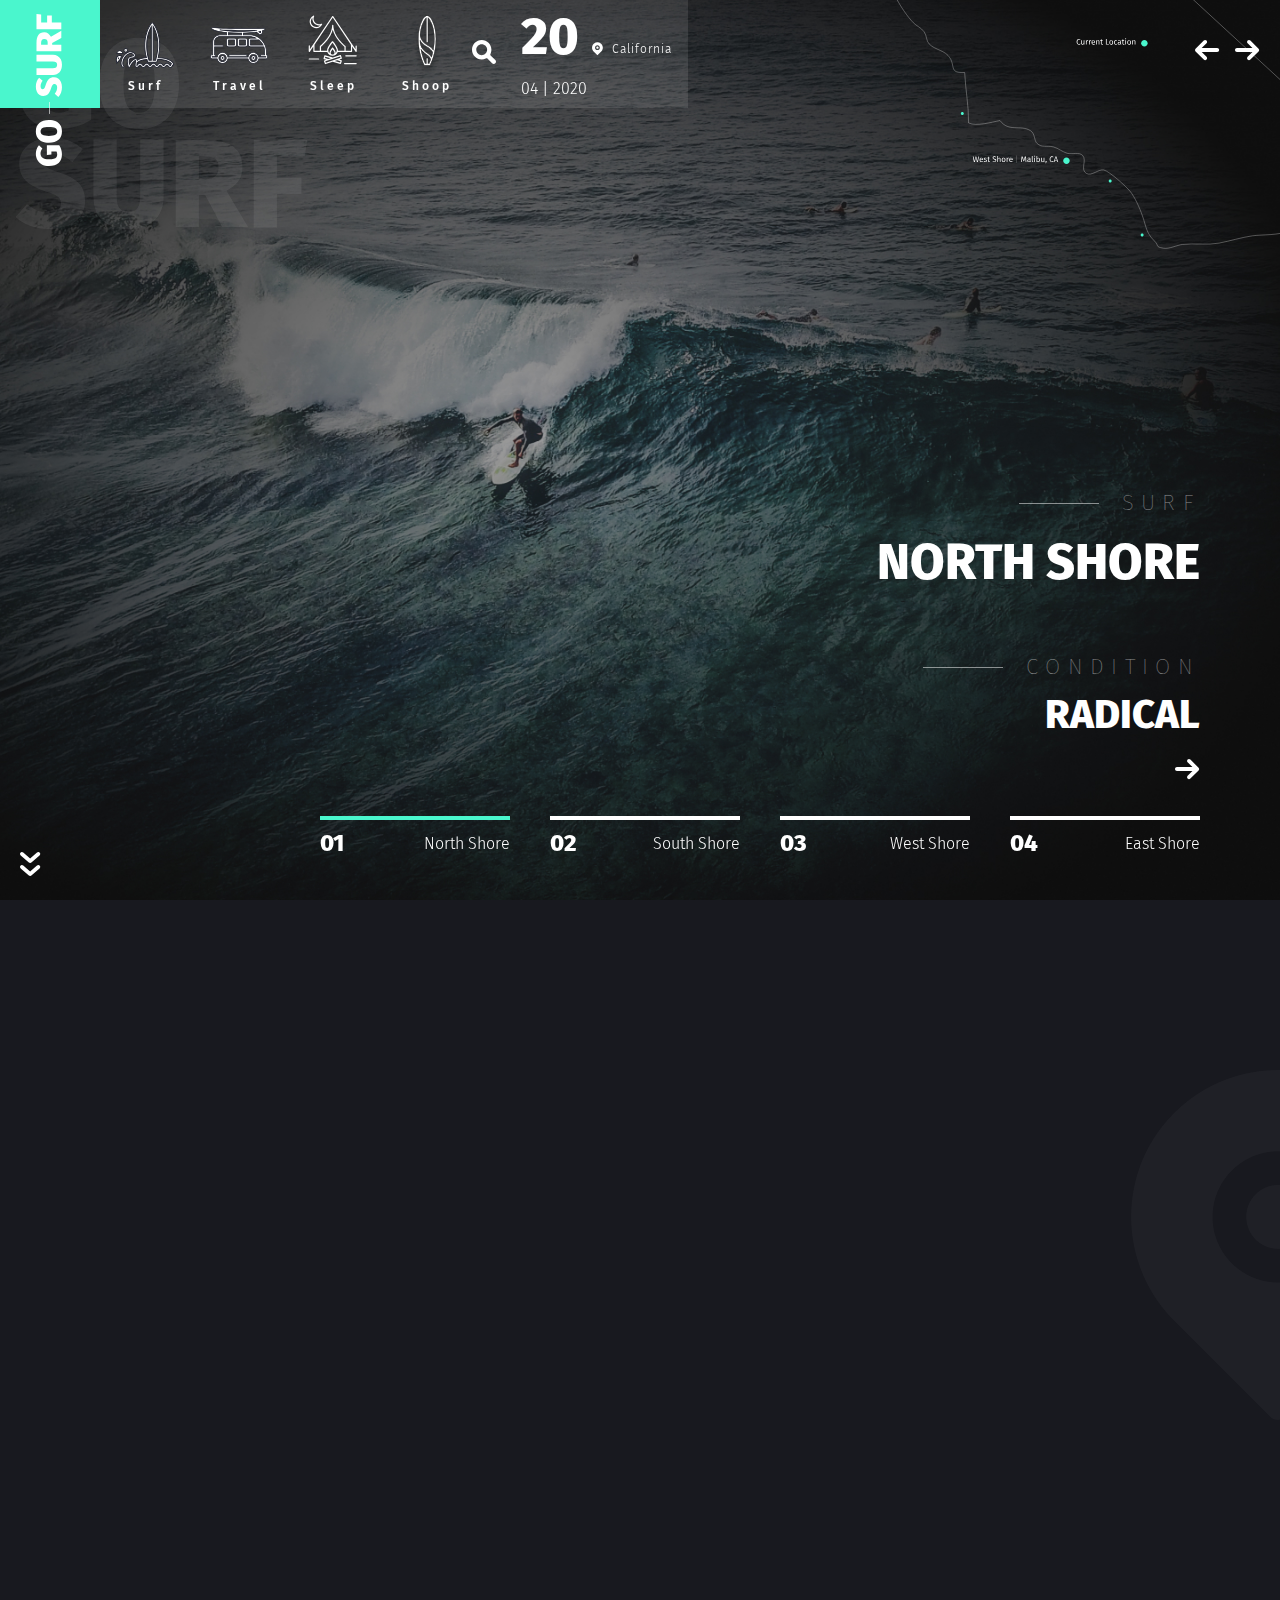
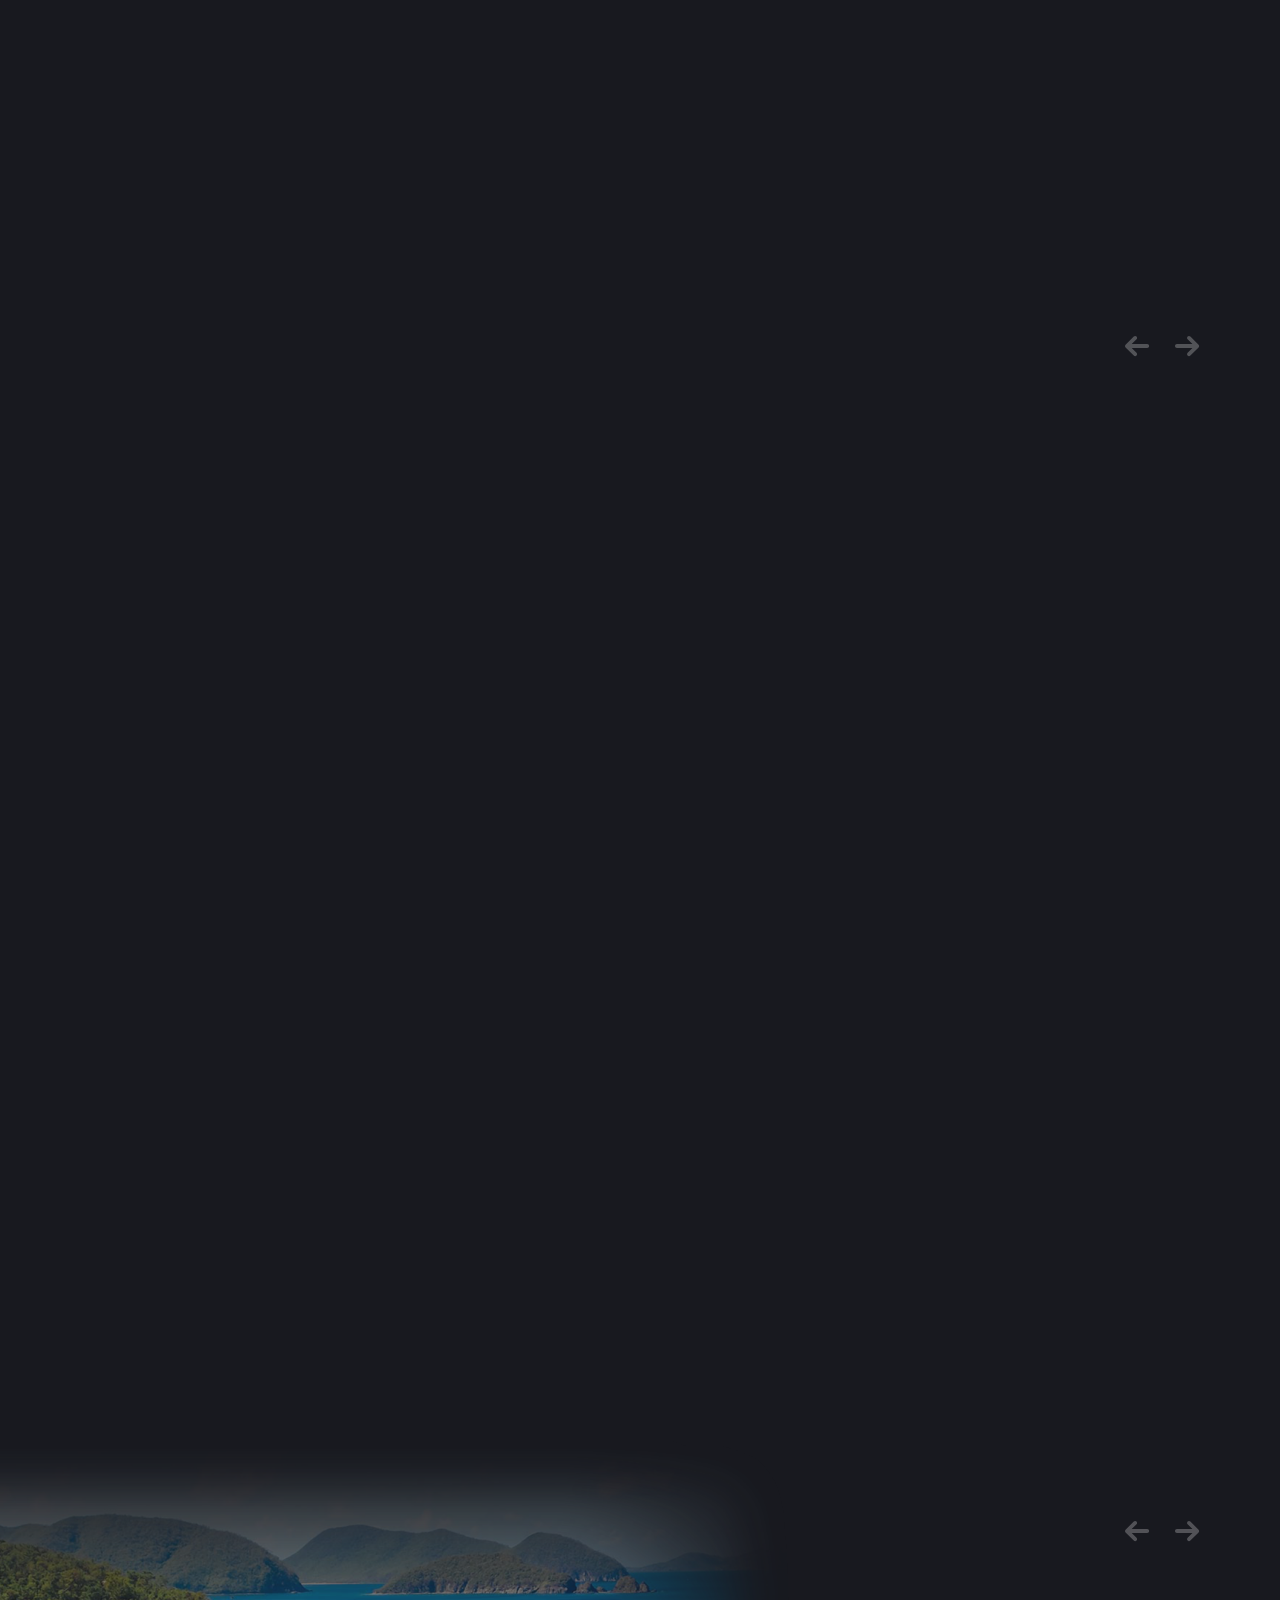
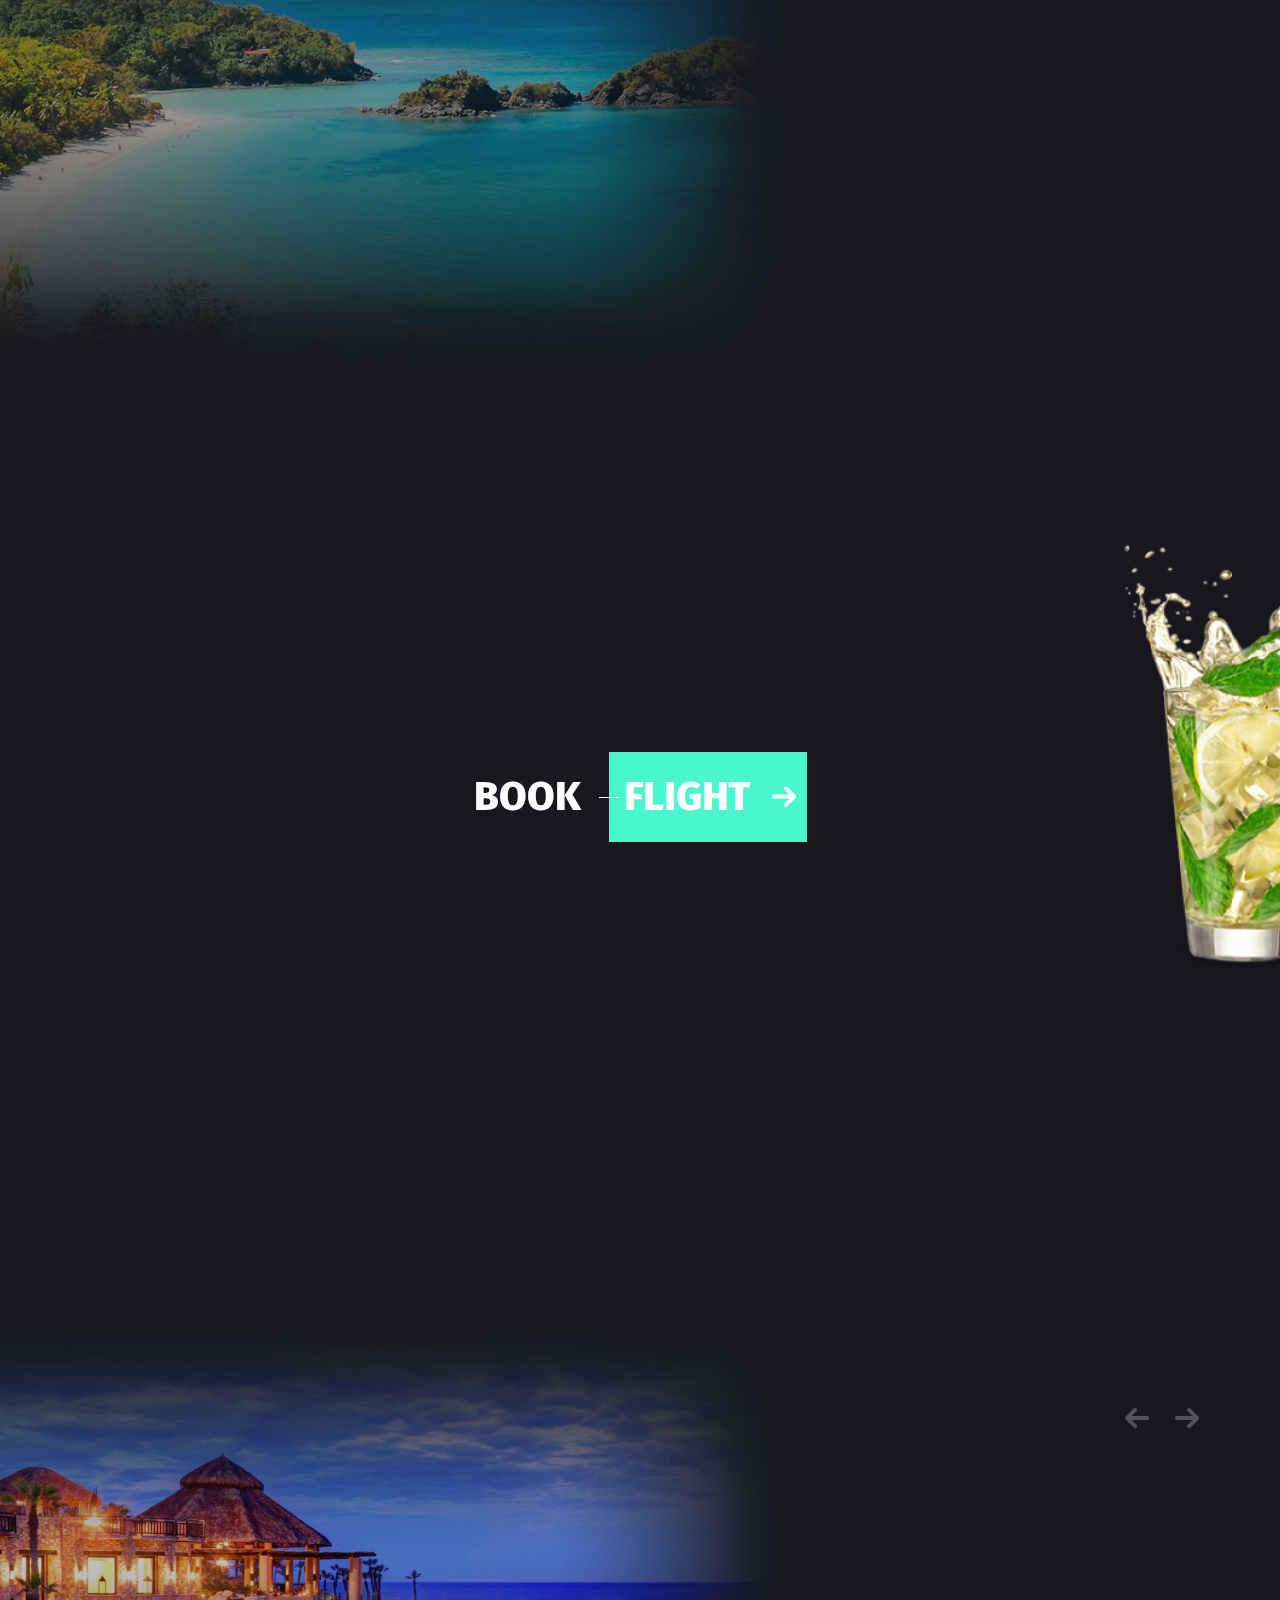
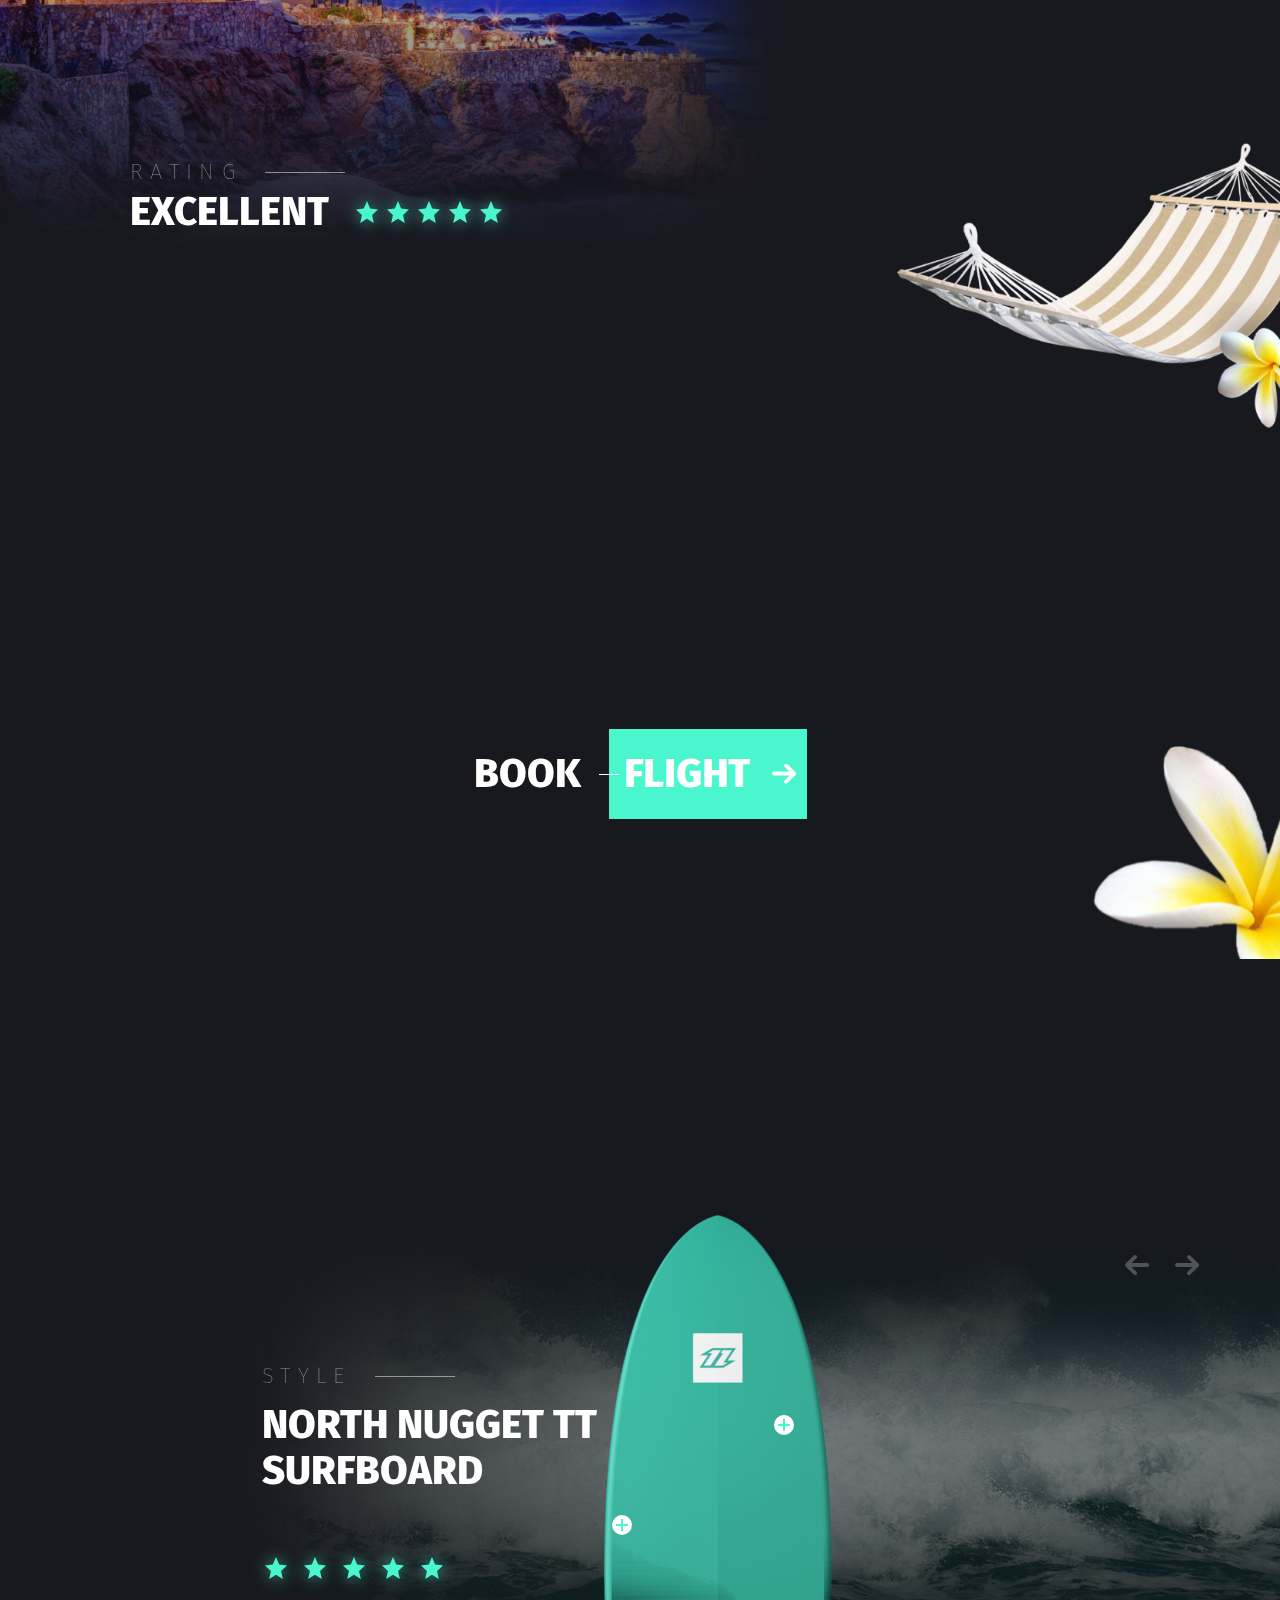
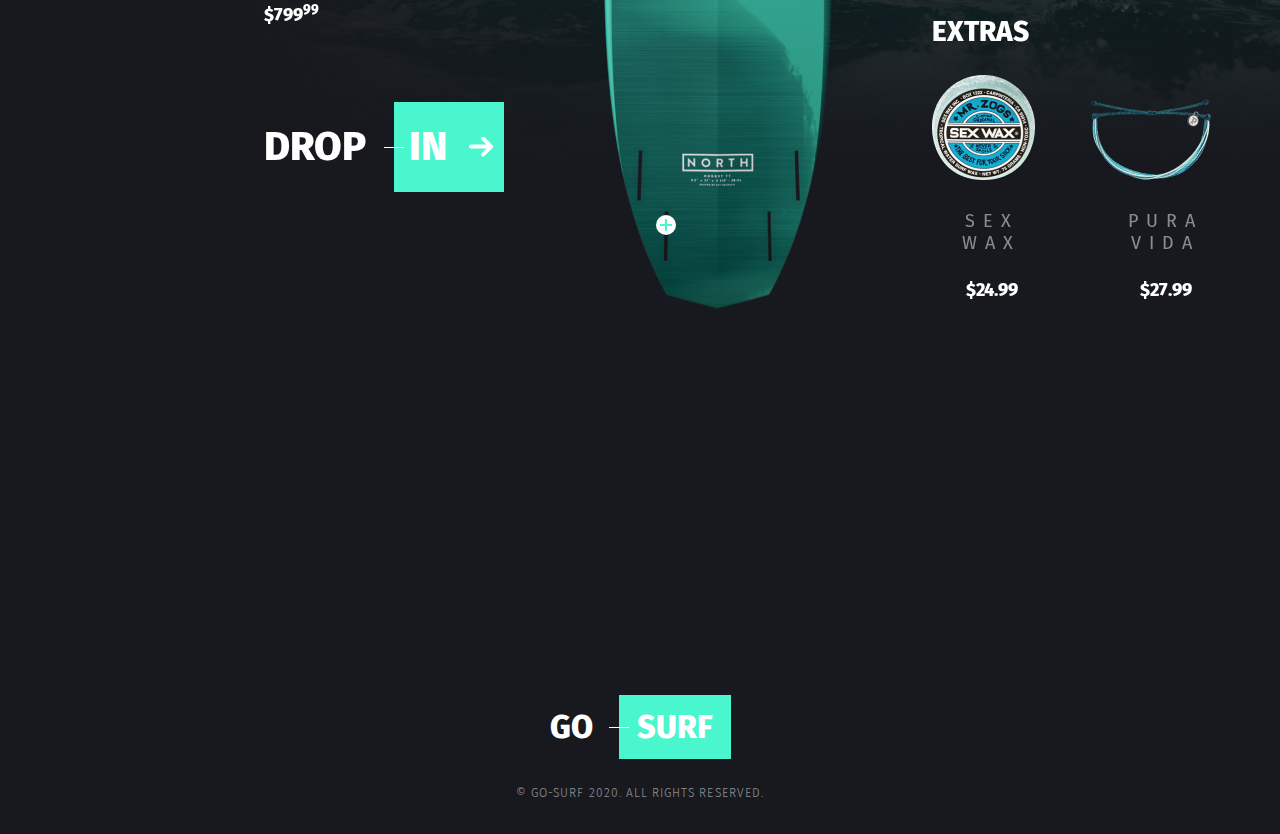
<file: gosurf/index.html>
<!DOCTYPE html>
<html lang="en">

<head>
  <meta charset="UTF-8">
  <meta name="viewport" content="width=device-width, initial-scale=1.0">
  <meta http-equiv="X-UA-Compatible" content="ie=edge">
  <link rel="shortcut icon" href="img/favicon.ico" type="image/x-icon">
  <link rel="stylesheet" href="css/style.min.css">
  <link href="https://fonts.googleapis.com/css?family=Fira+Sans:100,300,400,500,800&display=swap" rel="stylesheet">
  <title>GoSurf</title>
</head>

<body>
  <header class="header">
    <div class="header__title">go
      surf</div>
    <div class="header__map">
      <svg width="1001" height="496" viewBox="0 0 1001 496" fill="none" xmlns="http://www.w3.org/2000/svg">
        <g opacity="0.29827">
          <path
            d="M1008.08 163.448L443.182 -356.858V-747.19L28.1096 -770C24.9043 -762.456 4.36709 -740.714 7.57176 -728.596C11.43 -714.102 30.8387 -718.735 36.4776 -709.409C43.0661 -698.42 31.7291 -653.749 28.3457 -640.86C21.8759 -616.445 7.09676 -596.665 2.82235 -572.25C-4.35982 -531.263 10.1824 -534.53 37.7242 -508.927C84.141 -465.742 46.9244 -420.952 58.6176 -370.223C68.1146 -328.878 109.605 -307.554 124.8 -266.211C136.553 -234.37 152.697 -226.233 177.746 -202.947C177.153 -217.084 164.51 -258.785 188.253 -255.102C211.817 -251.478 202.736 -216.669 207.247 -202.115C211.045 -189.997 237.933 -165.761 215.616 -154.593C208.196 -150.91 187.066 -165.582 178.577 -169.503C184.572 -150.791 180.774 -131.367 190.271 -113.487C201.608 -92.162 213.835 -100.359 228.853 -88.7754C244.344 -76.8355 242.683 -63.1137 235.797 -45.0554C228.615 -26.2247 221.196 -29.1352 232.592 -6.44342C240.843 9.95119 254.85 30.7421 266.9 43.2164C273.904 50.4634 281.502 52.1267 288.506 61.3932C294.323 69.1155 292.067 79.2142 299.012 86.1638C310.883 98.1037 331.006 98.282 340.384 113.904C350.831 131.309 338.96 144.437 369.706 142.833C371.309 177.643 377.897 209.185 377.541 243.994C394.695 250.825 422.414 242.687 440.399 239.063C458.266 263.18 481.355 246.429 501.774 259.558C510.678 265.26 508.837 279.517 514.239 284.506C525.339 294.723 533.529 288.308 547.301 291.872C557.51 294.486 565.404 301.97 575.138 304.703C584.338 307.257 599.475 301.258 606.301 309.396C614.492 319.138 600.78 336.958 613.127 344.799C623.395 351.333 638.115 335.77 648.088 338.027C659.721 340.7 693.079 371.174 701.271 381.212C710.59 392.677 719.969 414.062 725.25 428.793C733.501 451.841 732.373 463.127 749.408 479.998C760.27 490.75 749.942 491.522 767.63 494.67C779.204 496.749 794.518 488.374 806.212 487.067C830.549 484.394 855.122 489.027 879.102 484.453C901.421 480.176 922.729 473.166 945.64 469.899C965.465 467.048 1000.37 469.246 1017.94 459.801C1036.99 449.643 1038.71 426.654 1011.17 430.932C1008.97 416.26 1018.77 396.003 1007.85 385.847C1023.04 365.056 1028.56 350.384 1030.93 324.959C1032 313.792 1032.48 301.436 1038 292.05C1043.4 282.783 1058.59 277.259 1061.56 269.299C1066.13 256.943 1058.83 251.419 1053.25 244.528C1049.69 240.073 1039.54 242.212 1036.63 238.291C1031.23 231.103 1036.57 223.678 1033.6 216.431C1024.94 195.462 1014.61 187.205 1008.08 163.444C1008.26 167.424 1008.44 171.463 1008.2 175.384"
            stroke="white" stroke-width="2" stroke-linecap="round" stroke-linejoin="round" />
        </g>
        <path class="line-animated"
          d="M729.114 83.9394C720.546 107.321 740.614 115.526 756.675 130.807C761.434 135.336 761.888 142.817 756.879 147.342C746.107 157.074 705.264 142.917 707.854 155.745C710.53 168.994 745.061 187.531 746.618 188.799C760.284 199.932 764.735 228.174 757.208 243.658C751.852 254.676 716.342 250.962 705.172 247.293C632.024 223.266 664.985 226.131 582.817 218.67C576.527 218.099 569.935 217.806 563.894 219.65C557.671 221.549 557.869 229.339 559.957 233.55C566.876 247.506 597.849 271.178 589.514 289.523C586.956 295.152 580.963 298.707 578.264 304.27C576.151 308.627 576.385 313.772 575.445 318.523"
          stroke="white" stroke-width="2" />
        <path class="animated fadeIn delay-5s" fill-rule="evenodd" clip-rule="evenodd"
          d="M573.5 326C577.09 326 580 323.09 580 319.5C580 315.91 577.09 313 573.5 313C569.91 313 567 315.91 567 319.5C567 323.09 569.91 326 573.5 326Z"
          fill="#4AF6CD" />
        <path class="animated fadeIn delay-2s" fill-rule="evenodd" clip-rule="evenodd"
          d="M661 363C662.657 363 664 361.657 664 360C664 358.343 662.657 357 661 357C659.343 357 658 358.343 658 360C658 361.657 659.343 363 661 363Z"
          fill="#4AF6CD" />
        <path class="animated fadeIn delay-3s" fill-rule="evenodd" clip-rule="evenodd"
          d="M725 471C726.657 471 728 469.657 728 468C728 466.343 726.657 465 725 465C723.343 465 722 466.343 722 468C722 469.657 723.343 471 725 471Z"
          fill="#4AF6CD" />
        <path class="animated fadeIn delay-1s" fill-rule="evenodd" clip-rule="evenodd"
          d="M365 228C366.657 228 368 226.657 368 225C368 223.343 366.657 222 365 222C363.343 222 362 223.343 362 225C362 226.657 363.343 228 365 228Z"
          fill="#4AF6CD" />
        <path class="animated fadeIn delay-4s" fill-rule="evenodd" clip-rule="evenodd"
          d="M729.5 91C733.09 91 736 88.0899 736 84.5C736 80.9101 733.09 78 729.5 78C725.91 78 723 80.9101 723 84.5C723 88.0899 725.91 91 729.5 91Z"
          fill="#4AF6CD" />
        <path class="animated fadeIn delay-5s"
          d="M398.41 310.976L396.17 322H394.218L392.186 312.768L390.138 322H388.234L385.994 310.976H387.482L389.258 320.672L391.386 310.976H393.002L395.178 320.672L397.018 310.976H398.41ZM406.544 317.536C406.544 317.781 406.534 318.032 406.512 318.288H401.136C401.2 319.216 401.435 319.899 401.84 320.336C402.246 320.773 402.768 320.992 403.408 320.992C403.814 320.992 404.187 320.933 404.528 320.816C404.87 320.699 405.227 320.512 405.6 320.256L406.24 321.136C405.344 321.84 404.363 322.192 403.296 322.192C402.123 322.192 401.206 321.808 400.544 321.04C399.894 320.272 399.568 319.216 399.568 317.872C399.568 316.997 399.707 316.224 399.984 315.552C400.272 314.869 400.678 314.336 401.2 313.952C401.734 313.568 402.358 313.376 403.072 313.376C404.192 313.376 405.051 313.744 405.648 314.48C406.246 315.216 406.544 316.235 406.544 317.536ZM405.088 317.104C405.088 316.272 404.923 315.637 404.592 315.2C404.262 314.763 403.766 314.544 403.104 314.544C401.899 314.544 401.243 315.429 401.136 317.2H405.088V317.104ZM411.183 313.376C411.759 313.376 412.276 313.456 412.735 313.616C413.194 313.776 413.631 314.016 414.047 314.336L413.423 315.264C413.039 315.019 412.671 314.837 412.319 314.72C411.978 314.603 411.615 314.544 411.231 314.544C410.751 314.544 410.372 314.645 410.095 314.848C409.818 315.04 409.679 315.307 409.679 315.648C409.679 315.989 409.807 316.256 410.063 316.448C410.33 316.64 410.804 316.827 411.487 317.008C412.426 317.243 413.124 317.563 413.583 317.968C414.052 318.373 414.287 318.928 414.287 319.632C414.287 320.464 413.962 321.099 413.311 321.536C412.671 321.973 411.887 322.192 410.959 322.192C409.679 322.192 408.618 321.824 407.775 321.088L408.559 320.192C409.274 320.736 410.063 321.008 410.927 321.008C411.482 321.008 411.919 320.896 412.239 320.672C412.57 320.437 412.735 320.123 412.735 319.728C412.735 319.44 412.676 319.211 412.559 319.04C412.442 318.859 412.239 318.704 411.951 318.576C411.663 318.437 411.242 318.293 410.687 318.144C409.791 317.909 409.14 317.595 408.735 317.2C408.34 316.805 408.143 316.304 408.143 315.696C408.143 315.259 408.271 314.864 408.527 314.512C408.794 314.149 409.156 313.872 409.615 313.68C410.084 313.477 410.607 313.376 411.183 313.376ZM420.62 321.616C420.065 322 419.436 322.192 418.732 322.192C418.017 322.192 417.457 321.989 417.052 321.584C416.657 321.168 416.46 320.571 416.46 319.792V314.704H414.988V313.568H416.46V311.664L417.932 311.488V313.568H419.932L419.772 314.704H417.932V319.728C417.932 320.165 418.006 320.485 418.156 320.688C418.316 320.88 418.577 320.976 418.94 320.976C419.27 320.976 419.644 320.864 420.06 320.64L420.62 321.616ZM429.179 310.784C429.915 310.784 430.545 310.891 431.067 311.104C431.59 311.307 432.097 311.627 432.587 312.064L431.755 312.992C431.339 312.661 430.929 312.421 430.523 312.272C430.129 312.112 429.702 312.032 429.243 312.032C428.667 312.032 428.193 312.165 427.819 312.432C427.446 312.699 427.259 313.088 427.259 313.6C427.259 313.92 427.323 314.192 427.451 314.416C427.579 314.629 427.814 314.827 428.155 315.008C428.507 315.189 429.014 315.381 429.675 315.584C430.369 315.797 430.945 316.027 431.403 316.272C431.862 316.517 432.23 316.859 432.507 317.296C432.795 317.723 432.939 318.267 432.939 318.928C432.939 319.568 432.779 320.133 432.459 320.624C432.15 321.115 431.697 321.499 431.099 321.776C430.513 322.053 429.814 322.192 429.003 322.192C427.478 322.192 426.23 321.717 425.259 320.768L426.091 319.84C426.539 320.203 426.993 320.48 427.451 320.672C427.91 320.853 428.422 320.944 428.987 320.944C429.67 320.944 430.235 320.779 430.683 320.448C431.131 320.107 431.355 319.616 431.355 318.976C431.355 318.613 431.286 318.315 431.147 318.08C431.009 317.835 430.769 317.616 430.427 317.424C430.097 317.232 429.611 317.04 428.971 316.848C427.841 316.507 427.014 316.096 426.491 315.616C425.969 315.136 425.707 314.485 425.707 313.664C425.707 313.109 425.851 312.613 426.139 312.176C426.438 311.739 426.849 311.397 427.371 311.152C427.905 310.907 428.507 310.784 429.179 310.784ZM439.066 313.376C439.834 313.376 440.431 313.605 440.858 314.064C441.295 314.523 441.514 315.152 441.514 315.952V322H440.042V316.16C440.042 315.563 439.925 315.141 439.69 314.896C439.466 314.651 439.135 314.528 438.698 314.528C438.261 314.528 437.871 314.656 437.53 314.912C437.189 315.168 436.869 315.531 436.57 316V322H435.098V310.192L436.57 310.032V314.736C437.231 313.829 438.063 313.376 439.066 313.376ZM447.641 313.376C448.825 313.376 449.742 313.771 450.393 314.56C451.054 315.349 451.385 316.421 451.385 317.776C451.385 318.651 451.236 319.424 450.937 320.096C450.638 320.757 450.206 321.275 449.641 321.648C449.076 322.011 448.404 322.192 447.625 322.192C446.441 322.192 445.518 321.797 444.857 321.008C444.196 320.219 443.865 319.147 443.865 317.792C443.865 316.917 444.014 316.149 444.313 315.488C444.612 314.816 445.044 314.299 445.609 313.936C446.174 313.563 446.852 313.376 447.641 313.376ZM447.641 314.56C446.18 314.56 445.449 315.637 445.449 317.792C445.449 319.936 446.174 321.008 447.625 321.008C449.076 321.008 449.801 319.931 449.801 317.776C449.801 315.632 449.081 314.56 447.641 314.56ZM457.481 313.376C457.78 313.376 458.057 313.408 458.313 313.472L458.041 314.912C457.785 314.848 457.54 314.816 457.305 314.816C456.782 314.816 456.361 315.008 456.041 315.392C455.721 315.776 455.47 316.373 455.289 317.184V322H453.817V313.568H455.081L455.225 315.28C455.449 314.651 455.753 314.176 456.137 313.856C456.521 313.536 456.969 313.376 457.481 313.376ZM465.872 317.536C465.872 317.781 465.862 318.032 465.84 318.288H460.464C460.528 319.216 460.763 319.899 461.168 320.336C461.574 320.773 462.096 320.992 462.736 320.992C463.142 320.992 463.515 320.933 463.856 320.816C464.198 320.699 464.555 320.512 464.928 320.256L465.568 321.136C464.672 321.84 463.691 322.192 462.624 322.192C461.451 322.192 460.534 321.808 459.872 321.04C459.222 320.272 458.896 319.216 458.896 317.872C458.896 316.997 459.035 316.224 459.312 315.552C459.6 314.869 460.006 314.336 460.528 313.952C461.062 313.568 461.686 313.376 462.4 313.376C463.52 313.376 464.379 313.744 464.976 314.48C465.574 315.216 465.872 316.235 465.872 317.536ZM464.416 317.104C464.416 316.272 464.251 315.637 463.92 315.2C463.59 314.763 463.094 314.544 462.432 314.544C461.227 314.544 460.571 315.429 460.464 317.2H464.416V317.104ZM474.41 309.184V323.568H474.058V309.184H474.41ZM493.237 322H491.765L491.381 317.024C491.221 315.072 491.131 313.573 491.109 312.528L488.725 320.752H487.301L484.789 312.512C484.789 313.845 484.72 315.387 484.581 317.136L484.213 322H482.773L483.685 310.976H485.733L488.053 318.992L490.261 310.976H492.325L493.237 322ZM501.434 320.032C501.434 320.373 501.493 320.629 501.61 320.8C501.728 320.96 501.904 321.083 502.138 321.168L501.802 322.192C501.365 322.139 501.013 322.016 500.746 321.824C500.48 321.632 500.282 321.333 500.154 320.928C499.589 321.771 498.752 322.192 497.642 322.192C496.81 322.192 496.154 321.957 495.674 321.488C495.194 321.019 494.954 320.405 494.954 319.648C494.954 318.752 495.274 318.064 495.914 317.584C496.565 317.104 497.482 316.864 498.666 316.864H499.962V316.24C499.962 315.643 499.818 315.216 499.53 314.96C499.242 314.704 498.8 314.576 498.202 314.576C497.584 314.576 496.826 314.725 495.93 315.024L495.562 313.952C496.608 313.568 497.578 313.376 498.474 313.376C499.466 313.376 500.208 313.621 500.698 314.112C501.189 314.592 501.434 315.28 501.434 316.176V320.032ZM497.978 321.088C498.821 321.088 499.482 320.651 499.962 319.776V317.84H498.858C497.301 317.84 496.522 318.416 496.522 319.568C496.522 320.069 496.645 320.448 496.89 320.704C497.136 320.96 497.498 321.088 497.978 321.088ZM505.981 322.192C505.437 322.192 505.005 322.032 504.685 321.712C504.376 321.381 504.221 320.923 504.221 320.336V310.176L505.693 310V320.304C505.693 320.539 505.731 320.709 505.805 320.816C505.891 320.923 506.029 320.976 506.221 320.976C506.424 320.976 506.605 320.944 506.765 320.88L507.149 321.904C506.797 322.096 506.408 322.192 505.981 322.192ZM510.461 313.568V322H508.989V313.568H510.461ZM509.709 309.52C510.018 309.52 510.269 309.616 510.461 309.808C510.653 310 510.749 310.24 510.749 310.528C510.749 310.816 510.653 311.056 510.461 311.248C510.269 311.429 510.018 311.52 509.709 311.52C509.41 311.52 509.165 311.429 508.973 311.248C508.781 311.056 508.685 310.816 508.685 310.528C508.685 310.24 508.781 310 508.973 309.808C509.165 309.616 509.41 309.52 509.709 309.52ZM517.36 313.376C518.32 313.376 519.083 313.765 519.648 314.544C520.214 315.312 520.496 316.389 520.496 317.776C520.496 318.651 520.363 319.424 520.096 320.096C519.83 320.757 519.446 321.275 518.944 321.648C518.443 322.011 517.856 322.192 517.184 322.192C516.299 322.192 515.552 321.819 514.944 321.072L514.8 322H513.504V310.176L514.976 310V314.624C515.584 313.792 516.379 313.376 517.36 313.376ZM516.832 321.024C517.483 321.024 517.99 320.763 518.352 320.24C518.726 319.707 518.912 318.885 518.912 317.776C518.912 316.635 518.742 315.813 518.4 315.312C518.059 314.8 517.574 314.544 516.944 314.544C516.198 314.544 515.542 314.981 514.976 315.856V319.888C515.2 320.24 515.472 320.517 515.792 320.72C516.123 320.923 516.47 321.024 516.832 321.024ZM529.276 322H528.012L527.9 320.688C527.58 321.211 527.212 321.595 526.796 321.84C526.38 322.075 525.874 322.192 525.276 322.192C524.54 322.192 523.964 321.968 523.548 321.52C523.132 321.072 522.924 320.437 522.924 319.616V313.568H524.396V319.456C524.396 320.032 524.498 320.443 524.7 320.688C524.903 320.923 525.234 321.04 525.692 321.04C526.514 321.04 527.218 320.555 527.804 319.584V313.568H529.276V322ZM532.701 319.968C533.021 319.968 533.288 320.075 533.501 320.288C533.714 320.501 533.821 320.763 533.821 321.072C533.821 321.403 533.725 321.781 533.533 322.208L532.461 324.656H531.405L532.045 322C531.906 321.893 531.794 321.76 531.709 321.6C531.634 321.44 531.597 321.264 531.597 321.072C531.597 320.763 531.704 320.501 531.917 320.288C532.13 320.075 532.392 319.968 532.701 319.968ZM544.331 310.784C544.992 310.784 545.547 310.869 545.995 311.04C546.454 311.211 546.918 311.488 547.387 311.872L546.555 312.848C545.883 312.304 545.174 312.032 544.427 312.032C543.51 312.032 542.768 312.384 542.203 313.088C541.648 313.792 541.371 314.923 541.371 316.48C541.371 317.995 541.648 319.115 542.203 319.84C542.758 320.555 543.494 320.912 544.411 320.912C544.88 320.912 545.291 320.832 545.643 320.672C545.995 320.512 546.368 320.288 546.763 320L547.515 320.96C547.174 321.312 546.736 321.605 546.203 321.84C545.67 322.075 545.056 322.192 544.363 322.192C543.467 322.192 542.667 321.973 541.963 321.536C541.27 321.088 540.726 320.437 540.331 319.584C539.947 318.72 539.755 317.685 539.755 316.48C539.755 315.275 539.958 314.245 540.363 313.392C540.768 312.528 541.318 311.877 542.011 311.44C542.704 311.003 543.478 310.784 544.331 310.784ZM555.3 322L554.468 319.232H550.292L549.46 322H547.924L551.46 310.976H553.38L556.9 322H555.3ZM550.66 318H554.1L552.388 312.24L550.66 318Z"
          fill="white" />
        <path class="animated fadeIn delay-4s"
          d="M598.378 75.784C599.039 75.784 599.594 75.8693 600.042 76.04C600.501 76.2107 600.965 76.488 601.434 76.872L600.602 77.848C599.93 77.304 599.221 77.032 598.474 77.032C597.557 77.032 596.815 77.384 596.25 78.088C595.695 78.792 595.418 79.9227 595.418 81.48C595.418 82.9947 595.695 84.1147 596.25 84.84C596.805 85.5547 597.541 85.912 598.458 85.912C598.927 85.912 599.338 85.832 599.69 85.672C600.042 85.512 600.415 85.288 600.81 85L601.562 85.96C601.221 86.312 600.783 86.6053 600.25 86.84C599.717 87.0747 599.103 87.192 598.41 87.192C597.514 87.192 596.714 86.9733 596.01 86.536C595.317 86.088 594.773 85.4373 594.378 84.584C593.994 83.72 593.802 82.6853 593.802 81.48C593.802 80.2747 594.005 79.2453 594.41 78.392C594.815 77.528 595.365 76.8773 596.058 76.44C596.751 76.0027 597.525 75.784 598.378 75.784ZM609.401 87H608.137L608.025 85.688C607.705 86.2107 607.337 86.5947 606.921 86.84C606.505 87.0747 605.999 87.192 605.401 87.192C604.665 87.192 604.089 86.968 603.673 86.52C603.257 86.072 603.049 85.4373 603.049 84.616V78.568H604.521V84.456C604.521 85.032 604.623 85.4427 604.825 85.688C605.028 85.9227 605.359 86.04 605.817 86.04C606.639 86.04 607.343 85.5547 607.929 84.584V78.568H609.401V87ZM616.106 78.376C616.405 78.376 616.682 78.408 616.938 78.472L616.666 79.912C616.41 79.848 616.165 79.816 615.93 79.816C615.407 79.816 614.986 80.008 614.666 80.392C614.346 80.776 614.095 81.3733 613.914 82.184V87H612.442V78.568H613.706L613.85 80.28C614.074 79.6507 614.378 79.176 614.762 78.856C615.146 78.536 615.594 78.376 616.106 78.376ZM622.278 78.376C622.576 78.376 622.854 78.408 623.11 78.472L622.838 79.912C622.582 79.848 622.336 79.816 622.102 79.816C621.579 79.816 621.158 80.008 620.838 80.392C620.518 80.776 620.267 81.3733 620.086 82.184V87H618.614V78.568H619.878L620.022 80.28C620.246 79.6507 620.55 79.176 620.934 78.856C621.318 78.536 621.766 78.376 622.278 78.376ZM630.669 82.536C630.669 82.7813 630.659 83.032 630.637 83.288H625.261C625.325 84.216 625.56 84.8987 625.965 85.336C626.371 85.7733 626.893 85.992 627.533 85.992C627.939 85.992 628.312 85.9333 628.653 85.816C628.995 85.6987 629.352 85.512 629.725 85.256L630.365 86.136C629.469 86.84 628.488 87.192 627.421 87.192C626.248 87.192 625.331 86.808 624.669 86.04C624.019 85.272 623.693 84.216 623.693 82.872C623.693 81.9973 623.832 81.224 624.109 80.552C624.397 79.8693 624.803 79.336 625.325 78.952C625.859 78.568 626.483 78.376 627.197 78.376C628.317 78.376 629.176 78.744 629.773 79.48C630.371 80.216 630.669 81.2347 630.669 82.536ZM629.213 82.104C629.213 81.272 629.048 80.6373 628.717 80.2C628.387 79.7627 627.891 79.544 627.229 79.544C626.024 79.544 625.368 80.4293 625.261 82.2H629.213V82.104ZM636.988 78.376C637.756 78.376 638.353 78.6053 638.78 79.064C639.217 79.5227 639.436 80.152 639.436 80.952V87H637.964V81.16C637.964 80.5627 637.852 80.1413 637.628 79.896C637.404 79.6507 637.073 79.528 636.636 79.528C636.188 79.528 635.793 79.656 635.452 79.912C635.111 80.168 634.791 80.536 634.492 81.016V87H633.02V78.568H634.284L634.412 79.816C634.711 79.368 635.079 79.016 635.516 78.76C635.964 78.504 636.455 78.376 636.988 78.376ZM646.651 86.616C646.096 87 645.467 87.192 644.763 87.192C644.048 87.192 643.488 86.9893 643.083 86.584C642.688 86.168 642.491 85.5707 642.491 84.792V79.704H641.019V78.568H642.491V76.664L643.963 76.488V78.568H645.963L645.803 79.704H643.963V84.728C643.963 85.1653 644.038 85.4853 644.187 85.688C644.347 85.88 644.608 85.976 644.971 85.976C645.302 85.976 645.675 85.864 646.091 85.64L646.651 86.616ZM654.011 75.976V85.672H658.539L658.363 87H652.491V75.976H654.011ZM663.141 78.376C664.325 78.376 665.242 78.7707 665.893 79.56C666.554 80.3493 666.885 81.4213 666.885 82.776C666.885 83.6507 666.736 84.424 666.437 85.096C666.138 85.7573 665.706 86.2747 665.141 86.648C664.576 87.0107 663.904 87.192 663.125 87.192C661.941 87.192 661.018 86.7973 660.357 86.008C659.696 85.2187 659.365 84.1467 659.365 82.792C659.365 81.9173 659.514 81.1493 659.813 80.488C660.112 79.816 660.544 79.2987 661.109 78.936C661.674 78.5627 662.352 78.376 663.141 78.376ZM663.141 79.56C661.68 79.56 660.949 80.6373 660.949 82.792C660.949 84.936 661.674 86.008 663.125 86.008C664.576 86.008 665.301 84.9307 665.301 82.776C665.301 80.632 664.581 79.56 663.141 79.56ZM672.389 78.376C672.89 78.376 673.349 78.4507 673.765 78.6C674.181 78.7387 674.581 78.968 674.965 79.288L674.261 80.216C673.962 80.0027 673.669 79.848 673.381 79.752C673.104 79.6453 672.794 79.592 672.453 79.592C671.77 79.592 671.237 79.864 670.853 80.408C670.48 80.952 670.293 81.7573 670.293 82.824C670.293 83.8907 670.48 84.68 670.853 85.192C671.226 85.6933 671.76 85.944 672.453 85.944C672.784 85.944 673.088 85.896 673.365 85.8C673.642 85.6933 673.952 85.528 674.293 85.304L674.965 86.264C674.197 86.8827 673.338 87.192 672.389 87.192C671.248 87.192 670.346 86.808 669.685 86.04C669.034 85.272 668.709 84.2107 668.709 82.856C668.709 81.96 668.858 81.176 669.157 80.504C669.456 79.832 669.877 79.3093 670.421 78.936C670.976 78.5627 671.632 78.376 672.389 78.376ZM682.481 85.032C682.481 85.3733 682.54 85.6293 682.657 85.8C682.775 85.96 682.951 86.0827 683.185 86.168L682.849 87.192C682.412 87.1387 682.06 87.016 681.793 86.824C681.527 86.632 681.329 86.3333 681.201 85.928C680.636 86.7707 679.799 87.192 678.689 87.192C677.857 87.192 677.201 86.9573 676.721 86.488C676.241 86.0187 676.001 85.4053 676.001 84.648C676.001 83.752 676.321 83.064 676.961 82.584C677.612 82.104 678.529 81.864 679.713 81.864H681.009V81.24C681.009 80.6427 680.865 80.216 680.577 79.96C680.289 79.704 679.847 79.576 679.249 79.576C678.631 79.576 677.873 79.7253 676.977 80.024L676.609 78.952C677.655 78.568 678.625 78.376 679.521 78.376C680.513 78.376 681.255 78.6213 681.745 79.112C682.236 79.592 682.481 80.28 682.481 81.176V85.032ZM679.025 86.088C679.868 86.088 680.529 85.6507 681.009 84.776V82.84H679.905C678.348 82.84 677.569 83.416 677.569 84.568C677.569 85.0693 677.692 85.448 677.937 85.704C678.183 85.96 678.545 86.088 679.025 86.088ZM689.76 86.616C689.206 87 688.576 87.192 687.872 87.192C687.158 87.192 686.598 86.9893 686.192 86.584C685.798 86.168 685.6 85.5707 685.6 84.792V79.704H684.128V78.568H685.6V76.664L687.072 76.488V78.568H689.072L688.912 79.704H687.072V84.728C687.072 85.1653 687.147 85.4853 687.296 85.688C687.456 85.88 687.718 85.976 688.08 85.976C688.411 85.976 688.784 85.864 689.2 85.64L689.76 86.616ZM692.758 78.568V87H691.286V78.568H692.758ZM692.006 74.52C692.315 74.52 692.566 74.616 692.758 74.808C692.95 75 693.046 75.24 693.046 75.528C693.046 75.816 692.95 76.056 692.758 76.248C692.566 76.4293 692.315 76.52 692.006 76.52C691.707 76.52 691.462 76.4293 691.27 76.248C691.078 76.056 690.982 75.816 690.982 75.528C690.982 75.24 691.078 75 691.27 74.808C691.462 74.616 691.707 74.52 692.006 74.52ZM698.969 78.376C700.153 78.376 701.071 78.7707 701.721 79.56C702.383 80.3493 702.713 81.4213 702.713 82.776C702.713 83.6507 702.564 84.424 702.265 85.096C701.967 85.7573 701.535 86.2747 700.969 86.648C700.404 87.0107 699.732 87.192 698.953 87.192C697.769 87.192 696.847 86.7973 696.185 86.008C695.524 85.2187 695.193 84.1467 695.193 82.792C695.193 81.9173 695.343 81.1493 695.641 80.488C695.94 79.816 696.372 79.2987 696.937 78.936C697.503 78.5627 698.18 78.376 698.969 78.376ZM698.969 79.56C697.508 79.56 696.777 80.6373 696.777 82.792C696.777 84.936 697.503 86.008 698.953 86.008C700.404 86.008 701.129 84.9307 701.129 82.776C701.129 80.632 700.409 79.56 698.969 79.56ZM709.113 78.376C709.881 78.376 710.478 78.6053 710.905 79.064C711.342 79.5227 711.561 80.152 711.561 80.952V87H710.089V81.16C710.089 80.5627 709.977 80.1413 709.753 79.896C709.529 79.6507 709.198 79.528 708.761 79.528C708.313 79.528 707.918 79.656 707.577 79.912C707.236 80.168 706.916 80.536 706.617 81.016V87H705.145V78.568H706.409L706.537 79.816C706.836 79.368 707.204 79.016 707.641 78.76C708.089 78.504 708.58 78.376 709.113 78.376Z"
          fill="white" />
      </svg>

    </div>
    <div class="menu-btn">
        <div class="menu-btn__line"></div>
        <div class="menu-btn__line"></div>
        <div class="menu-btn__line"></div>
      </div>
    <div class="header__aside">
      <div class="logo">
        <a href="#">
          <img src="img/logo.svg" alt="GoSurf">
        </a>
      </div>
      <nav class="menu">
        <ul class="menu-list">
          <li class="menu__list-item">
            <a href="#surf">
              <img src="img/nav-ico-1.svg" alt="surf">
              <span>surf</span>
            </a>
          </li>
          <li class="menu__list-item">
            <a href="#travel">
              <img src="img/nav-ico-2.svg" alt="Travel">
              <span>Travel</span>
            </a>
          </li>
          <li class="menu__list-item">
            <a href="#sleep">
              <img src="img/nav-ico-3.svg" alt="Sleep">
              <span>Sleep</span>
            </a>
          </li>
          <li class="menu__list-item">
            <a href="#shoop">
              <img src="img/nav-ico-4.svg" alt="Shoop">
              <span>Shoop</span>
            </a>
          </li>
        </ul>
      </nav>
      <div class="header__search">
        <a href="#"><img src="img/search.svg" alt="search"></a>

      </div>
      <div class="header__date">
        20
        <span>04 | 2020</span>
      </div>
      <div class="header__location">
        California
      </div>
    </div>
    <div class="header__slider">
      <div class="header__slider-item slider-item">
        <div class="slider-item__info">
          <div class="slider-item__info-suptitle headline-left">Surf</div>
          <div class="slider-item__info-title">North Shore</div>
          <div class="slider-item__info-suptext headline-left">Condition</div>
          <div class="slider-item__info-text">Radical</div>
          <a href="#" class="slider-item__info-link"><img src="img/arrow-right.svg" alt="click"></a>
        </div>
      </div>
      <div class="header__slider-item slider-item">
        <div class="slider-item__info">
          <div class="slider-item__info-suptitle headline-left">Surf</div>
          <div class="slider-item__info-title">South Shore</div>
          <div class="slider-item__info-suptext headline-left">Condition</div>
          <div class="slider-item__info-text">Radical</div>
          <a href="#" class="slider-item__info-link"><img src="img/arrow-right.svg" alt="click"></a>
        </div>
      </div>
      <div class="header__slider-item slider-item">
        <div class="slider-item__info">
          <div class="slider-item__info-suptitle headline-left">Surf</div>
          <div class="slider-item__info-title">West Shore </div>
          <div class="slider-item__info-suptext headline-left">Condition</div>
          <div class="slider-item__info-text">Radical</div>
          <a href="#" class="slider-item__info-link"><img src="img/arrow-right.svg" alt="click"></a>
        </div>
      </div>
      <div class="header__slider-item slider-item">
        <div class="slider-item__info">
          <div class="slider-item__info-suptitle headline-left">Surf</div>
          <div class="slider-item__info-title">East Shore</div>
          <div class="slider-item__info-suptext headline-left">Condition</div>
          <div class="slider-item__info-text">Radical</div>
          <a href="#" class="slider-item__info-link"><img src="img/arrow-right.svg" alt="click"></a>
        </div>
      </div>
    </div>
    <div class="slider-dots animated fadeInUp delay-3s">
      <div class="slider-dots__item">
        <div class="dots-box">
          <div class="dots-box__number">01</div>
          <div class="dots-box__name">North Shore</div>
        </div>
      </div>
      <div class="slider-dots__item">
        <div class="dots-box">
          <div class="dots-box__number">02</div>
          <div class="dots-box__name">South Shore</div>
        </div>
      </div>
      <div class="slider-dots__item">
        <div class="dots-box">
          <div class="dots-box__number">03</div>
          <div class="dots-box__name">West Shore </div>
        </div>
      </div>
      <div class="slider-dots__item">
        <div class="dots-box">
          <div class="dots-box__number">04</div>
          <div class="dots-box__name">East Shore</div>
        </div>
      </div>
    </div>
    <div class="header-arrow animated fadeInDown infinite slow">
      <a href="#shoop"><img src="img/dbarrow-down.svg" alt=""></a>
    </div>
    </header>

  <div class="container">
    <section class="surf" id="surf">
      <div class="title wow fadeInLeft">
        <span>surf
          <h3>surf</h3></span>
      </div>
      <div class="subtitle wow fadeInRight" data-wow-offset="400">
        <div class="headline-left">Current location</div>
        <div class="subtitle__head">California<span> | </span>USA</div>
      </div>

      <div class="points-slider wow zoomInDown" data-wow-offset="300" data-wow-duration="2s">
        <div class="surf-points surf-points--1">
          <div class="surf-points__circle"></div>
          <div class="surf-points__content">
            <div class="slider-points__content-row">
              <div class="slider-points__content-head">
                <div class="slider-points__content-title">Airlie Beach</div>
                <div class="slider-points__content-subtitle">Australia</div>
              </div>
              <a href="#" class="slider-points__content-link">
                <img src="img/arrow-right.svg" alt="right">
              </a>
            </div>
            <div class="slider-points__content-row">
              <div class="slider-points__content-row-item">
                <img src="img/surf-wave-ico.svg" alt="wave">
                <div class="slider-points__content-number">9 - 13</div>
                <div class="slider-points__content-name">Surf (FT)</div>
              </div>
              <div class="slider-points__content-row-item">
                <img src="img/surf-water-ico.svg" alt="wave">
                <div class="slider-points__content-number">+2.3</div>
                <div class="slider-points__content-name">Tide (FT)</div>
              </div>
              <div class="slider-points__content-row-item">
                <img src="img/surf-wind-ico.svg" alt="wave">
                <div class="slider-points__content-number">4 SE</div>
                <div class="slider-points__content-name">Wind (KTS)</div>
              </div>
            </div>
          </div>
        </div>
        <div class="surf-points surf-points--2">
          <div class="surf-points__circle"></div>
          <div class="surf-points__content">
            <div class="slider-points__content-row">
              <div class="slider-points__content-head">
                <div class="slider-points__content-title">Airlie Beach</div>
                <div class="slider-points__content-subtitle">Australia</div>
              </div>
              <a href="#" class="slider-points__content-link">
                <img src="img/arrow-right.svg" alt="right">
              </a>
            </div>
            <div class="slider-points__content-row">
              <div class="slider-points__content-row-item">
                <img src="img/surf-wave-ico.svg" alt="wave">
                <div class="slider-points__content-number">9 - 13</div>
                <div class="slider-points__content-name">Surf (FT)</div>
              </div>
              <div class="slider-points__content-row-item">
                <img src="img/surf-water-ico.svg" alt="wave">
                <div class="slider-points__content-number">+2.3</div>
                <div class="slider-points__content-name">Tide (FT)</div>
              </div>
              <div class="slider-points__content-row-item">
                <img src="img/surf-wind-ico.svg" alt="wave">
                <div class="slider-points__content-number">4 SE</div>
                <div class="slider-points__content-name">Wind (KTS)</div>
              </div>
            </div>
          </div>
        </div>
        <div class="surf-points surf-points--3">
          <div class="surf-points__circle"></div>
          <div class="surf-points__content">
            <div class="slider-points__content-row">
              <div class="slider-points__content-head">
                <div class="slider-points__content-title">Airlie Beach</div>
                <div class="slider-points__content-subtitle">Australia</div>
              </div>
              <a href="#" class="slider-points__content-link">
                <img src="img/arrow-right.svg" alt="right">
              </a>
            </div>
            <div class="slider-points__content-row">
              <div class="slider-points__content-row-item">
                <img src="img/surf-wave-ico.svg" alt="wave">
                <div class="slider-points__content-number">9 - 13</div>
                <div class="slider-points__content-name">Surf (FT)</div>
              </div>
              <div class="slider-points__content-row-item">
                <img src="img/surf-water-ico.svg" alt="wave">
                <div class="slider-points__content-number">+2.3</div>
                <div class="slider-points__content-name">Tide (FT)</div>
              </div>
              <div class="slider-points__content-row-item">
                <img src="img/surf-wind-ico.svg" alt="wave">
                <div class="slider-points__content-number">4 SE</div>
                <div class="slider-points__content-name">Wind (KTS)</div>
              </div>
            </div>
          </div>
        </div>
        <div class="surf-points surf-points--4">
          <div class="surf-points__circle"></div>
          <div class="surf-points__content">
            <div class="slider-points__content-row">
              <div class="slider-points__content-head">
                <div class="slider-points__content-title">Airlie Beach</div>
                <div class="slider-points__content-subtitle">Australia</div>
              </div>
              <a href="#" class="slider-points__content-link">
                <img src="img/arrow-right.svg" alt="right">
              </a>
            </div>
            <div class="slider-points__content-row">
              <div class="slider-points__content-row-item">
                <img src="img/surf-wave-ico.svg" alt="wave">
                <div class="slider-points__content-number">9 - 13</div>
                <div class="slider-points__content-name">Surf (FT)</div>
              </div>
              <div class="slider-points__content-row-item">
                <img src="img/surf-water-ico.svg" alt="wave">
                <div class="slider-points__content-number">+2.3</div>
                <div class="slider-points__content-name">Tide (FT)</div>
              </div>
              <div class="slider-points__content-row-item">
                <img src="img/surf-wind-ico.svg" alt="wave">
                <div class="slider-points__content-number">4 SE</div>
                <div class="slider-points__content-name">Wind (KTS)</div>
              </div>
            </div>
          </div>
        </div>
        <div class="surf-points surf-points--5">
          <div class="surf-points__circle"></div>
          <div class="surf-points__content">
            <div class="slider-points__content-row">
              <div class="slider-points__content-head">
                <div class="slider-points__content-title">Airlie Beach</div>
                <div class="slider-points__content-subtitle">Australia</div>
              </div>
              <a href="#" class="slider-points__content-link">
                <img src="img/arrow-right.svg" alt="right">
              </a>
            </div>
            <div class="slider-points__content-row">
              <div class="slider-points__content-row-item">
                <img src="img/surf-wave-ico.svg" alt="wave">
                <div class="slider-points__content-number">9 - 13</div>
                <div class="slider-points__content-name">Surf (FT)</div>
              </div>
              <div class="slider-points__content-row-item">
                <img src="img/surf-water-ico.svg" alt="wave">
                <div class="slider-points__content-number">+2.3</div>
                <div class="slider-points__content-name">Tide (FT)</div>
              </div>
              <div class="slider-points__content-row-item">
                <img src="img/surf-wind-ico.svg" alt="wave">
                <div class="slider-points__content-number">4 SE</div>
                <div class="slider-points__content-name">Wind (KTS)</div>
              </div>
            </div>
          </div>
        </div>
        <div class="surf-points surf-points--6">
          <div class="surf-points__circle"></div>
          <div class="surf-points__content">
            <div class="slider-points__content-row">
              <div class="slider-points__content-head">
                <div class="slider-points__content-title">Airlie Beach</div>
                <div class="slider-points__content-subtitle">Australia</div>
              </div>
              <a href="#" class="slider-points__content-link">
                <img src="img/arrow-right.svg" alt="right">
              </a>
            </div>
            <div class="slider-points__content-row">
              <div class="slider-points__content-row-item">
                <img src="img/surf-wave-ico.svg" alt="wave">
                <div class="slider-points__content-number">9 - 13</div>
                <div class="slider-points__content-name">Surf (FT)</div>
              </div>
              <div class="slider-points__content-row-item">
                <img src="img/surf-water-ico.svg" alt="wave">
                <div class="slider-points__content-number">+2.3</div>
                <div class="slider-points__content-name">Tide (FT)</div>
              </div>
              <div class="slider-points__content-row-item">
                <img src="img/surf-wind-ico.svg" alt="wave">
                <div class="slider-points__content-number">4 SE</div>
                <div class="slider-points__content-name">Wind (KTS)</div>
              </div>
            </div>
          </div>
        </div>
        <div class="surf-points surf-points--7">
          <div class="surf-points__circle"></div>
          <div class="surf-points__content">
            <div class="slider-points__content-row">
              <div class="slider-points__content-head">
                <div class="slider-points__content-title">Airlie Beach</div>
                <div class="slider-points__content-subtitle">Australia</div>
              </div>
              <a href="#" class="slider-points__content-link">
                <img src="img/arrow-right.svg" alt="right">
              </a>
            </div>
            <div class="slider-points__content-row">
              <div class="slider-points__content-row-item">
                <img src="img/surf-wave-ico.svg" alt="wave">
                <div class="slider-points__content-number">9 - 13</div>
                <div class="slider-points__content-name">Surf (FT)</div>
              </div>
              <div class="slider-points__content-row-item">
                <img src="img/surf-water-ico.svg" alt="wave">
                <div class="slider-points__content-number">+2.3</div>
                <div class="slider-points__content-name">Tide (FT)</div>
              </div>
              <div class="slider-points__content-row-item">
                <img src="img/surf-wind-ico.svg" alt="wave">
                <div class="slider-points__content-number">4 SE</div>
                <div class="slider-points__content-name">Wind (KTS)</div>
              </div>
            </div>
          </div>
        </div>
        <div class="surf-points surf-points--8">
          <div class="surf-points__circle"></div>
          <div class="surf-points__content">
            <div class="slider-points__content-row">
              <div class="slider-points__content-head">
                <div class="slider-points__content-title">Airlie Beach</div>
                <div class="slider-points__content-subtitle">Australia</div>
              </div>
              <a href="#" class="slider-points__content-link">
                <img src="img/arrow-right.svg" alt="right">
              </a>
            </div>
            <div class="slider-points__content-row">
              <div class="slider-points__content-row-item">
                <img src="img/surf-wave-ico.svg" alt="wave">
                <div class="slider-points__content-number">9 - 13</div>
                <div class="slider-points__content-name">Surf (FT)</div>
              </div>
              <div class="slider-points__content-row-item">
                <img src="img/surf-water-ico.svg" alt="wave">
                <div class="slider-points__content-number">+2.3</div>
                <div class="slider-points__content-name">Tide (FT)</div>
              </div>
              <div class="slider-points__content-row-item">
                <img src="img/surf-wind-ico.svg" alt="wave">
                <div class="slider-points__content-number">4 SE</div>
                <div class="slider-points__content-name">Wind (KTS)</div>
              </div>
            </div>
          </div>
        </div>
      </div>





      <div class="surf-slider">
        <div class="surf-box">
          <div class="surf-box__wrapper wow fadeInUp" data-wow-delay=".3s" data-wow-offset="400" style=" background-image: url('img/slide-1.jpg');">
            <div class="surf-box__inner">
              <div class="surf-box__inner-title">Malibu
                Beach</div>
              <div class="surf-box__inner-location">California <span> | </span> USA</div>
              <div class="surf-box__inner-btn">
                <a href="#" class="btn">
                  view
                  <span>surf</span></a>
              </div>
            </div>
          </div>
        </div>
        <div class="surf-box">
          <div class="surf-box__wrapper wow fadeInUp" data-wow-delay=".5s" data-wow-offset="400" style=" background-image: url('img/slide-2.jpg');">
            <div class="surf-box__inner">
              <div class="surf-box__inner-title">Airlie
                Beach</div>
              <div class="surf-box__inner-location">Queensland <span> | </span> Australia</div>
              <div class="surf-box__inner-btn">
                <a href="#" class="btn">
                  view
                  <span>surf</span></a>
              </div>
            </div>
          </div>
        </div>
        <div class="surf-box">
          <div class="surf-box__wrapper wow fadeInUp" data-wow-delay=".7s" data-wow-offset="400" style=" background-image: url('img/slide-3.jpg');">
            <div class="surf-box__inner">
              <div class="surf-box__inner-title">Cloud
                Nine</div>
              <div class="surf-box__inner-location">Siargao <span> | </span> Philippines</div>
              <div class="surf-box__inner-btn">
                <a href="#" class="btn">
                  view
                  <span>surf</span></a>
              </div>
            </div>
          </div>
        </div>
        <div class="surf-box">
          <div class="surf-box__wrapper wow fadeInUp" data-wow-delay=".9s" data-wow-offset="400" style=" background-image: url('img/slide-4.jpg');">
            <div class="surf-box__inner">
              <div class="surf-box__inner-title">Vieux
                Boucau</div>
              <div class="surf-box__inner-location">Hossegor | France</div>
              <div class="surf-box__inner-btn">
                <a href="#" class="btn">
                  view
                  <span>surf</span></a>
              </div>
            </div>
          </div>
        </div>
        <div class="surf-box">
          <div class="surf-box__wrapper" style=" background-image: url('img/slide-1.jpg');">
            <div class="surf-box__inner">
              <div class="surf-box__inner-title">Malibu
                Beach</div>
              <div class="surf-box__inner-location">California <span> | </span> USA</div>
              <div class="surf-box__inner-btn">
                <a href="#" class="btn">
                  view
                  <span>surf</span></a>
              </div>
            </div>
          </div>
        </div>
        <div class="surf-box">
          <div class="surf-box__wrapper" style=" background-image: url('img/slide-2.jpg');">
            <div class="surf-box__inner">
              <div class="surf-box__inner-title">Airlie
                Beach</div>
              <div class="surf-box__inner-location">Queensland <span> | </span> Australia</div>
              <div class="surf-box__inner-btn">
                <a href="#" class="btn">
                  view
                  <span>surf</span></a>
              </div>
            </div>
          </div>
        </div>
        <div class="surf-box">
          <div class="surf-box__wrapper" style=" background-image: url('img/slide-3.jpg');">
            <div class="surf-box__inner">
              <div class="surf-box__inner-title">Cloud
                Nine</div>
              <div class="surf-box__inner-location">Siargao <span> | </span> Philippines</div>
              <div class="surf-box__inner-btn">
                <a href="#" class="btn">
                  view
                  <span>surf</span></a>
              </div>
            </div>
          </div>
        </div>
        <div class="surf-box">
          <div class="surf-box__wrapper" style=" background-image: url('img/slide-4.jpg');">
            <div class="surf-box__inner">
              <div class="surf-box__inner-title">Vieux
                Boucau</div>
              <div class="surf-box__inner-location">Hossegor | France</div>
              <div class="surf-box__inner-btn">
                <a href="#" class="btn">
                  view
                  <span>surf</span></a>
              </div>
            </div>
          </div>
        </div>

      </div>
    </section>
    <section class="travel" id="travel">
      <div class="container">
        <div class="title wow fadeInLeft">
          <span>Travel
            <h3>Travel</h3></span>
        </div>
        <div class="holder__slider">
          <div class="holder__slider-item holder-slider">
            <div class="holder-slider__head" style="background-image:url('img/travel-bg.png')">
              <div class="holder-slider__subtitle">
                <div class="subtitle wow fadeInRight" data-wow-offset="400">
                  <div class="headline-left">Shore</div>
                  <div class="subtitle__head">Airlie Beach<span> | </span>Australia</div>
                </div>
              </div>
            </div>
            <div class="holder-slider__descr wow fadeInRight" data-wow-delay=".5s" style="background-image: url('img/virgin-plain.png');">
              <div class="descr">
                <div class="headline-right">Airline</div>
                <div class="descr__head">Virgin Australia
                  <img src="img/avia-logo.svg" alt="Virgin">
                </div>
              </div>
            </div>
            <div class="holder-slider__info">
              <div class="holder-slider__info-item wow fadeInDown" data-wow-delay=".8s">
                <div class="holder-slider__info-subtitle">Destination</div>
                <div class="holder-slider__info-title">Queensland
                  Australia</div>
              </div>
              <div class="holder-slider__info-item wow fadeInDown" data-wow-delay="1.4s">
                <div class="holder-slider__info-subtitle">Distance</div>
                <div class="holder-slider__info-title">7,065 Miles</div>
              </div>
              <div class="holder-slider__info-item wow fadeInDown" data-wow-delay="1.7s">
                <div class="holder-slider__info-subtitle">Travel Time</div>
                <div class="holder-slider__info-title">23 Hours<br>
                  5 Minutes</div>
              </div>
              <div class="holder-slider__info-item wow fadeInDown" data-wow-delay="1.9s">
                <div class="holder-slider__info-subtitle">Pricing</div>
                <div class="holder-slider__info-title">$1,976 USD <span class="holder-pricing__span">Round
                    Trip</span></div>
              </div>
            </div>
            <div class="holder-slider__btn">
              <a href="#" class="btn">
                Book
                <span>Flight</span></a>
            </div>
          </div>
          <div class="holder__slider-item holder-slider">
            <div class="holder-slider__head" style="background-image:url('img/travel-bg.png')">
              <div class="holder-slider__subtitle">
                <div class="subtitle">
                  <div class="headline-left">Shore</div>
                  <div class="subtitle__head">Airlie Beach<span> | </span>Australia</div>
                </div>
              </div>
            </div>
            <div class="holder-slider__descr" style="background-image: url('img/virgin-plain.png');">
              <div class="descr">
                <div class="headline-right">Airline</div>
                <div class="descr__head">Virgin Australia
                  <img src="img/avia-logo.svg" alt="Virgin">
                </div>
              </div>
            </div>
            <div class="holder-slider__info">
              <div class="holder-slider__info-item">
                <div class="holder-slider__info-subtitle">Destination</div>
                <div class="holder-slider__info-title">Queensland
                  Australia</div>
              </div>
              <div class="holder-slider__info-item">
                <div class="holder-slider__info-subtitle">Distance</div>
                <div class="holder-slider__info-title">7,065 Miles</div>
              </div>
              <div class="holder-slider__info-item">
                <div class="holder-slider__info-subtitle">Travel Time</div>
                <div class="holder-slider__info-title">23 Hours<br>
                  5 Minutes</div>
              </div>
              <div class="holder-slider__info-item">
                <div class="holder-slider__info-subtitle">Pricing</div>
                <div class="holder-slider__info-title">$1,976 USD <span class="holder-pricing__span">Round
                    Trip</span></div>
              </div>
            </div>
            <div class="holder-slider__btn">
              <a href="#" class="btn">
                Book
                <span>Flight</span></a>
            </div>
          </div>
          <div class="holder__slider-item holder-slider">
            <div class="holder-slider__head" style="background-image:url('img/travel-bg.png')">
              <div class="holder-slider__subtitle">
                <div class="subtitle">
                  <div class="headline-left">Shore</div>
                  <div class="subtitle__head">Airlie Beach<span> | </span>Australia</div>
                </div>
              </div>
            </div>
            <div class="holder-slider__descr" style="background-image: url('img/virgin-plain.png');">
              <div class="descr">
                <div class="headline-right">Airline</div>
                <div class="descr__head">Virgin Australia
                  <img src="img/avia-logo.svg" alt="Virgin">
                </div>
              </div>
            </div>
            <div class="holder-slider__info">
              <div class="holder-slider__info-item">
                <div class="holder-slider__info-subtitle">Destination</div>
                <div class="holder-slider__info-title">Queensland
                  Australia</div>
              </div>
              <div class="holder-slider__info-item">
                <div class="holder-slider__info-subtitle">Distance</div>
                <div class="holder-slider__info-title">7,065 Miles</div>
              </div>
              <div class="holder-slider__info-item">
                <div class="holder-slider__info-subtitle">Travel Time</div>
                <div class="holder-slider__info-title">23 Hours<br>
                  5 Minutes</div>
              </div>
              <div class="holder-slider__info-item">
                <div class="holder-slider__info-subtitle">Pricing</div>
                <div class="holder-slider__info-title">$1,976 USD <span class="holder-pricing__span">Round
                    Trip</span></div>
              </div>
            </div>
            <div class="holder-slider__btn">
              <a href="#" class="btn">
                Book
                <span>Flight</span></a>
            </div>
          </div>
          <div class="holder__slider-item holder-slider">
            <div class="holder-slider__head" style="background-image:url('img/travel-bg.png')">
              <div class="holder-slider__subtitle">
                <div class="subtitle">
                  <div class="headline-left">Shore</div>
                  <div class="subtitle__head">Airlie Beach<span> | </span>Australia</div>
                </div>
              </div>
            </div>
            <div class="holder-slider__descr" style="background-image: url('img/virgin-plain.png');">
              <div class="descr">
                <div class="headline-right">Airline</div>
                <div class="descr__head">Virgin Australia
                  <img src="img/avia-logo.svg" alt="Virgin">
                </div>
              </div>
            </div>
            <div class="holder-slider__info">
              <div class="holder-slider__info-item">
                <div class="holder-slider__info-subtitle">Destination</div>
                <div class="holder-slider__info-title">Queensland
                  Australia</div>
              </div>
              <div class="holder-slider__info-item">
                <div class="holder-slider__info-subtitle">Distance</div>
                <div class="holder-slider__info-title">7,065 Miles</div>
              </div>
              <div class="holder-slider__info-item">
                <div class="holder-slider__info-subtitle">Travel Time</div>
                <div class="holder-slider__info-title">23 Hours<br>
                  5 Minutes</div>
              </div>
              <div class="holder-slider__info-item">
                <div class="holder-slider__info-subtitle">Pricing</div>
                <div class="holder-slider__info-title">$1,976 USD <span class="holder-pricing__span">Round
                    Trip</span></div>
              </div>
            </div>
            <div class="holder-slider__btn">
              <a href="#" class="btn">
                Book
                <span>Flight</span></a>
            </div>
          </div>
          <div class="holder__slider-item holder-slider">
            <div class="holder-slider__head" style="background-image:url('img/travel-bg.png')">
              <div class="holder-slider__subtitle">
                <div class="subtitle">
                  <div class="headline-left">Shore</div>
                  <div class="subtitle__head">Airlie Beach<span> | </span>Australia</div>
                </div>
              </div>
            </div>
            <div class="holder-slider__descr" style="background-image: url('img/virgin-plain.png');">
              <div class="descr">
                <div class="headline-right">Airline</div>
                <div class="descr__head">Virgin Australia
                  <img src="img/avia-logo.svg" alt="Virgin">
                </div>
              </div>
            </div>
            <div class="holder-slider__info">
              <div class="holder-slider__info-item">
                <div class="holder-slider__info-subtitle">Destination</div>
                <div class="holder-slider__info-title">Queensland
                  Australia</div>
              </div>
              <div class="holder-slider__info-item">
                <div class="holder-slider__info-subtitle">Distance</div>
                <div class="holder-slider__info-title">7,065 Miles</div>
              </div>
              <div class="holder-slider__info-item">
                <div class="holder-slider__info-subtitle">Travel Time</div>
                <div class="holder-slider__info-title">23 Hours<br>
                  5 Minutes</div>
              </div>
              <div class="holder-slider__info-item">
                <div class="holder-slider__info-subtitle">Pricing</div>
                <div class="holder-slider__info-title">$1,976 USD <span class="holder-pricing__span">Round
                    Trip</span></div>
              </div>
            </div>
            <div class="holder-slider__btn">
              <a href="#" class="btn">
                Book
                <span>Flight</span></a>
            </div>
          </div>
          <div class="holder__slider-item holder-slider">
            <div class="holder-slider__head" style="background-image:url('img/travel-bg.png')">
              <div class="holder-slider__subtitle">
                <div class="subtitle">
                  <div class="headline-left">Shore</div>
                  <div class="subtitle__head">Airlie Beach<span> | </span>Australia</div>
                </div>
              </div>
            </div>
            <div class="holder-slider__descr" style="background-image: url('img/virgin-plain.png');">
              <div class="descr">
                <div class="headline-right">Airline</div>
                <div class="descr__head">Virgin Australia
                  <img src="img/avia-logo.svg" alt="Virgin">
                </div>
              </div>
            </div>
            <div class="holder-slider__info">
              <div class="holder-slider__info-item">
                <div class="holder-slider__info-subtitle">Destination</div>
                <div class="holder-slider__info-title">Queensland
                  Australia</div>
              </div>
              <div class="holder-slider__info-item">
                <div class="holder-slider__info-subtitle">Distance</div>
                <div class="holder-slider__info-title">7,065 Miles</div>
              </div>
              <div class="holder-slider__info-item">
                <div class="holder-slider__info-subtitle">Travel Time</div>
                <div class="holder-slider__info-title">23 Hours<br>
                  5 Minutes</div>
              </div>
              <div class="holder-slider__info-item">
                <div class="holder-slider__info-subtitle">Pricing</div>
                <div class="holder-slider__info-title">$1,976 USD <span class="holder-pricing__span">Round
                    Trip</span></div>
              </div>
            </div>
            <div class="holder-slider__btn">
              <a href="#" class="btn">
                Book
                <span>Flight</span></a>
            </div>
          </div>
          <div class="holder__slider-item holder-slider">
            <div class="holder-slider__head" style="background-image:url('img/travel-bg.png')">
              <div class="holder-slider__subtitle">
                <div class="subtitle">
                  <div class="headline-left">Shore</div>
                  <div class="subtitle__head">Airlie Beach<span> | </span>Australia</div>
                </div>
              </div>
            </div>
            <div class="holder-slider__descr" style="background-image: url('img/virgin-plain.png');">
              <div class="descr">
                <div class="headline-right">Airline</div>
                <div class="descr__head">Virgin Australia
                  <img src="img/avia-logo.svg" alt="Virgin">
                </div>
              </div>
            </div>
            <div class="holder-slider__info">
              <div class="holder-slider__info-item">
                <div class="holder-slider__info-subtitle">Destination</div>
                <div class="holder-slider__info-title">Queensland
                  Australia</div>
              </div>
              <div class="holder-slider__info-item">
                <div class="holder-slider__info-subtitle">Distance</div>
                <div class="holder-slider__info-title">7,065 Miles</div>
              </div>
              <div class="holder-slider__info-item">
                <div class="holder-slider__info-subtitle">Travel Time</div>
                <div class="holder-slider__info-title">23 Hours<br>
                  5 Minutes</div>
              </div>
              <div class="holder-slider__info-item">
                <div class="holder-slider__info-subtitle">Pricing</div>
                <div class="holder-slider__info-title">$1,976 USD <span class="holder-pricing__span">Round
                    Trip</span></div>
              </div>
            </div>
            <div class="holder-slider__btn">
              <a href="#" class="btn">
                Book
                <span>Flight</span></a>
            </div>
          </div>


        </div>
    </section>
    <section class="sleep" id="sleep">
      <div class="container">
        <div class="title wow fadeInLeft">
          <span>Sleep
            <h3>Sleep</h3></span>
        </div>
        <div class="holder__slider">
          <div class="holder__slider-item holder-slider">
            <div class="holder-slider__head" style="background-image:url('img/sleep-slider-bg.png')">
              <div class="holder-slider__subtitle">
                <div class="subtitle wow fadeInRight" data-wow-offset="400">
                  <div class="headline-left">Resorts</div>
                  <div class="subtitle__head">Auberge<span> | </span>Australia</div>
                </div>
              </div>
            </div>
            <div class="holder-slider__descr" style="background-image: url('img/hammock-bg.png');">
              <div class="descr">
                <div class="headline-right">Rating</div>
                <div class="descr__head">Excellent
                  <ul class="holder__slider-list">
                    <li><img src="img/star.svg" alt="*"></li>
                    <li><img src="img/star.svg" alt="*"></li>
                    <li><img src="img/star.svg" alt="*"></li>
                    <li><img src="img/star.svg" alt="*"></li>
                    <li><img src="img/star.svg" alt="*"></li>
                  </ul>
                </div>
              </div>
            </div>
            <div class="holder-slider__info">
              <div class="holder-slider__info-item wow fadeInDown" data-wow-delay=".3s"> 
                <div class="holder-slider__info-subtitle">Resort</div>
                <div class="holder-slider__info-title">Auberge
                  Australia</div>
              </div>
              <div class="holder-slider__info-item wow fadeInDown" data-wow-delay=".5s">
                <div class="holder-slider__info-subtitle"># of Nights</div>
                <div class="holder-slider__info-title">
                  <div class="quantity">
                    <input class="nights" type="number" min="1" max="14" step="1" value="5">
                  </div> Nights
                </div>
              </div>
              <div class="holder-slider__info-item wow fadeInDown" data-wow-delay=".7s">
                <div class="holder-slider__info-subtitle"># of Guests</div>
                <div class="holder-slider__info-title">
                  <div class="quantity">
                    <input class="guests" type="number" min="1" max="14" step="1" value="4">
                  </div> Guests
                </div>
              </div>
              <div class="holder-slider__info-item wow fadeInDown" data-wow-delay=".9s">
                <div class="holder-slider__info-subtitle">Pricing</div>
                <div class="holder-slider__info-title">
                  <span class="sum" data-nights="55" data-guests="25">$ 350 USD</span> <span
                    class="holder-pricing__span">Per Night </span>
                </div>
              </div>
            </div>
            <div class="holder-slider__btn">
              <a href="#" class="btn">
                Book
                <span>Flight</span></a>
            </div>
          </div>
          <div class="holder__slider-item holder-slider">
            <div class="holder-slider__head" style="background-image:url('img/sleep-slider-bg.png')">
              <div class="holder-slider__subtitle">
                <div class="subtitle">
                  <div class="headline-left">Resorts</div>
                  <div class="subtitle__head">Auberge<span> | </span>Australia</div>
                </div>
              </div>
            </div>
            <div class="holder-slider__descr" style="background-image: url('img/hammock-bg.png');">
              <div class="descr">
                <div class="headline-right">Rating</div>
                <div class="descr__head">Excellent
                  <ul class="holder__slider-list">
                    <li><img src="img/star.svg" alt="*"></li>
                    <li><img src="img/star.svg" alt="*"></li>
                    <li><img src="img/star.svg" alt="*"></li>
                    <li><img src="img/star.svg" alt="*"></li>
                    <li><img src="img/star.svg" alt="*"></li>
                  </ul>
                </div>
              </div>
            </div>
            <div class="holder-slider__info">
              <div class="holder-slider__info-item">
                <div class="holder-slider__info-subtitle">Resort</div>
                <div class="holder-slider__info-title">Auberge
                  Australia</div>
              </div>
              <div class="holder-slider__info-item">
                <div class="holder-slider__info-subtitle"># of Nights</div>
                <div class="holder-slider__info-title">
                  <div class="quantity">
                    <input class="nights" type="number" min="1" max="14" step="1" value="5">
                  </div> Nights
                </div>
              </div>
              <div class="holder-slider__info-item">
                <div class="holder-slider__info-subtitle"># of Guests</div>
                <div class="holder-slider__info-title">
                  <div class="quantity">
                    <input class="guests" type="number" min="1" max="14" step="1" value="4">
                  </div> Guests
                </div>
              </div>
              <div class="holder-slider__info-item">
                <div class="holder-slider__info-subtitle">Pricing</div>
                <div class="holder-slider__info-title">
                  <span class="sum" data-nights="55" data-guests="25">$ 350 USD</span> <span
                    class="holder-pricing__span">Per Night </span>
                </div>
              </div>
            </div>
            <div class="holder-slider__btn">
              <a href="#" class="btn">
                Book
                <span>Flight</span></a>
            </div>
          </div>
          <div class="holder__slider-item holder-slider">
            <div class="holder-slider__head" style="background-image:url('img/sleep-slider-bg.png')">
              <div class="holder-slider__subtitle">
                <div class="subtitle">
                  <div class="headline-left">Resorts</div>
                  <div class="subtitle__head">Auberge<span> | </span>Australia</div>
                </div>
              </div>
            </div>
            <div class="holder-slider__descr" style="background-image: url('img/hammock-bg.png');">
              <div class="descr">
                <div class="headline-right">Rating</div>
                <div class="descr__head">Excellent
                  <ul class="holder__slider-list">
                    <li><img src="img/star.svg" alt="*"></li>
                    <li><img src="img/star.svg" alt="*"></li>
                    <li><img src="img/star.svg" alt="*"></li>
                    <li><img src="img/star.svg" alt="*"></li>
                    <li><img src="img/star.svg" alt="*"></li>
                  </ul>
                </div>
              </div>
            </div>
            <div class="holder-slider__info">
              <div class="holder-slider__info-item">
                <div class="holder-slider__info-subtitle">Resort</div>
                <div class="holder-slider__info-title">Auberge
                  Australia</div>
              </div>
              <div class="holder-slider__info-item">
                <div class="holder-slider__info-subtitle"># of Nights</div>
                <div class="holder-slider__info-title">
                  <div class="quantity">
                    <input class="nights" type="number" min="1" max="14" step="1" value="5">
                  </div> Nights
                </div>
              </div>
              <div class="holder-slider__info-item">
                <div class="holder-slider__info-subtitle"># of Guests</div>
                <div class="holder-slider__info-title">
                  <div class="quantity">
                    <input class="guests" type="number" min="1" max="14" step="1" value="4">
                  </div> Guests
                </div>
              </div>
              <div class="holder-slider__info-item">
                <div class="holder-slider__info-subtitle">Pricing</div>
                <div class="holder-slider__info-title">
                  <span class="sum" data-nights="55" data-guests="25">$ 350 USD</span> <span
                    class="holder-pricing__span">Per Night </span>
                </div>
              </div>
            </div>
            <div class="holder-slider__btn">
              <a href="#" class="btn">
                Book
                <span>Flight</span></a>
            </div>
          </div>
          <div class="holder__slider-item holder-slider">
            <div class="holder-slider__head" style="background-image:url('img/sleep-slider-bg.png')">
              <div class="holder-slider__subtitle">
                <div class="subtitle">
                  <div class="headline-left">Resorts</div>
                  <div class="subtitle__head">Auberge<span> | </span>Australia</div>
                </div>
              </div>
            </div>
            <div class="holder-slider__descr" style="background-image: url('img/hammock-bg.png');">
              <div class="descr">
                <div class="headline-right">Rating</div>
                <div class="descr__head">Excellent
                  <ul class="holder__slider-list">
                    <li><img src="img/star.svg" alt="*"></li>
                    <li><img src="img/star.svg" alt="*"></li>
                    <li><img src="img/star.svg" alt="*"></li>
                    <li><img src="img/star.svg" alt="*"></li>
                    <li><img src="img/star.svg" alt="*"></li>
                  </ul>
                </div>
              </div>
            </div>
            <div class="holder-slider__info">
              <div class="holder-slider__info-item">
                <div class="holder-slider__info-subtitle">Resort</div>
                <div class="holder-slider__info-title">Auberge
                  Australia</div>
              </div>
              <div class="holder-slider__info-item">
                <div class="holder-slider__info-subtitle"># of Nights</div>
                <div class="holder-slider__info-title">
                  <div class="quantity">
                    <input class="nights" type="number" min="1" max="14" step="1" value="5">
                  </div> Nights
                </div>
              </div>
              <div class="holder-slider__info-item">
                <div class="holder-slider__info-subtitle"># of Guests</div>
                <div class="holder-slider__info-title">
                  <div class="quantity">
                    <input class="guests" type="number" min="1" max="14" step="1" value="4">
                  </div> Guests
                </div>
              </div>
              <div class="holder-slider__info-item">
                <div class="holder-slider__info-subtitle">Pricing</div>
                <div class="holder-slider__info-title">
                  <span class="sum" data-nights="55" data-guests="25">$ 350 USD</span> <span
                    class="holder-pricing__span">Per Night </span>
                </div>
              </div>
            </div>
            <div class="holder-slider__btn">
              <a href="#" class="btn">
                Book
                <span>Flight</span></a>
            </div>
          </div>
          <div class="holder__slider-item holder-slider">
            <div class="holder-slider__head" style="background-image:url('img/sleep-slider-bg.png')">
              <div class="holder-slider__subtitle">
                <div class="subtitle">
                  <div class="headline-left">Resorts</div>
                  <div class="subtitle__head">Auberge<span> | </span>Australia</div>
                </div>
              </div>
            </div>
            <div class="holder-slider__descr" style="background-image: url('img/hammock-bg.png');">
              <div class="descr">
                <div class="headline-right">Rating</div>
                <div class="descr__head">Excellent
                  <ul class="holder__slider-list">
                    <li><img src="img/star.svg" alt="*"></li>
                    <li><img src="img/star.svg" alt="*"></li>
                    <li><img src="img/star.svg" alt="*"></li>
                    <li><img src="img/star.svg" alt="*"></li>
                    <li><img src="img/star.svg" alt="*"></li>
                  </ul>
                </div>
              </div>
            </div>
            <div class="holder-slider__info">
              <div class="holder-slider__info-item">
                <div class="holder-slider__info-subtitle">Resort</div>
                <div class="holder-slider__info-title">Auberge
                  Australia</div>
              </div>
              <div class="holder-slider__info-item">
                <div class="holder-slider__info-subtitle"># of Nights</div>
                <div class="holder-slider__info-title">
                  <div class="quantity">
                    <input class="nights" type="number" min="1" max="14" step="1" value="5">
                  </div> Nights
                </div>
              </div>
              <div class="holder-slider__info-item">
                <div class="holder-slider__info-subtitle"># of Guests</div>
                <div class="holder-slider__info-title">
                  <div class="quantity">
                    <input class="guests" type="number" min="1" max="14" step="1" value="4">
                  </div> Guests
                </div>
              </div>
              <div class="holder-slider__info-item">
                <div class="holder-slider__info-subtitle">Pricing</div>
                <div class="holder-slider__info-title">
                  <span class="sum" data-nights="55" data-guests="25">$ 350 USD</span> <span
                    class="holder-pricing__span">Per Night </span>
                </div>
              </div>
            </div>
            <div class="holder-slider__btn">
              <a href="#" class="btn">
                Book
                <span>Flight</span></a>
            </div>
          </div>
          <div class="holder__slider-item holder-slider">
            <div class="holder-slider__head" style="background-image:url('img/sleep-slider-bg.png')">
              <div class="holder-slider__subtitle">
                <div class="subtitle">
                  <div class="headline-left">Resorts</div>
                  <div class="subtitle__head">Auberge<span> | </span>Australia</div>
                </div>
              </div>
            </div>
            <div class="holder-slider__descr" style="background-image: url('img/hammock-bg.png');">
              <div class="descr">
                <div class="headline-right">Rating</div>
                <div class="descr__head">Excellent
                  <ul class="holder__slider-list">
                    <li><img src="img/star.svg" alt="*"></li>
                    <li><img src="img/star.svg" alt="*"></li>
                    <li><img src="img/star.svg" alt="*"></li>
                    <li><img src="img/star.svg" alt="*"></li>
                    <li><img src="img/star.svg" alt="*"></li>
                  </ul>
                </div>
              </div>
            </div>
            <div class="holder-slider__info">
              <div class="holder-slider__info-item">
                <div class="holder-slider__info-subtitle">Resort</div>
                <div class="holder-slider__info-title">Auberge
                  Australia</div>
              </div>
              <div class="holder-slider__info-item">
                <div class="holder-slider__info-subtitle"># of Nights</div>
                <div class="holder-slider__info-title">
                  <div class="quantity">
                    <input class="nights" type="number" min="1" max="14" step="1" value="5">
                  </div> Nights
                </div>
              </div>
              <div class="holder-slider__info-item">
                <div class="holder-slider__info-subtitle"># of Guests</div>
                <div class="holder-slider__info-title">
                  <div class="quantity">
                    <input class="guests" type="number" min="1" max="14" step="1" value="4">
                  </div> Guests
                </div>
              </div>
              <div class="holder-slider__info-item">
                <div class="holder-slider__info-subtitle">Pricing</div>
                <div class="holder-slider__info-title">
                  <span class="sum" data-nights="55" data-guests="25">$ 350 USD</span> <span
                    class="holder-pricing__span">Per Night </span>
                </div>
              </div>
            </div>
            <div class="holder-slider__btn">
              <a href="#" class="btn">
                Book
                <span>Flight</span></a>
            </div>
          </div>
          <div class="holder__slider-item holder-slider">
            <div class="holder-slider__head" style="background-image:url('img/sleep-slider-bg.png')">
              <div class="holder-slider__subtitle">
                <div class="subtitle">
                  <div class="headline-left">Resorts</div>
                  <div class="subtitle__head">Auberge<span> | </span>Australia</div>
                </div>
              </div>
            </div>
            <div class="holder-slider__descr" style="background-image: url('img/hammock-bg.png');">
              <div class="descr">
                <div class="headline-right">Rating</div>
                <div class="descr__head">Excellent
                  <ul class="holder__slider-list">
                    <li><img src="img/star.svg" alt="*"></li>
                    <li><img src="img/star.svg" alt="*"></li>
                    <li><img src="img/star.svg" alt="*"></li>
                    <li><img src="img/star.svg" alt="*"></li>
                    <li><img src="img/star.svg" alt="*"></li>
                  </ul>
                </div>
              </div>
            </div>
            <div class="holder-slider__info">
              <div class="holder-slider__info-item">
                <div class="holder-slider__info-subtitle">Resort</div>
                <div class="holder-slider__info-title">Auberge
                  Australia</div>
              </div>
              <div class="holder-slider__info-item">
                <div class="holder-slider__info-subtitle"># of Nights</div>
                <div class="holder-slider__info-title">
                  <div class="quantity">
                    <input class="nights" type="number" min="1" max="14" step="1" value="5">
                  </div> Nights
                </div>
              </div>
              <div class="holder-slider__info-item">
                <div class="holder-slider__info-subtitle"># of Guests</div>
                <div class="holder-slider__info-title">
                  <div class="quantity">
                    <input class="guests" type="number" min="1" max="14" step="1" value="4">
                  </div> Guests
                </div>
              </div>
              <div class="holder-slider__info-item">
                <div class="holder-slider__info-subtitle">Pricing</div>
                <div class="holder-slider__info-title">
                  <span class="sum" data-nights="55" data-guests="25">$ 350 USD</span> <span
                    class="holder-pricing__span">Per Night </span>
                </div>
              </div>
            </div>
            <div class="holder-slider__btn">
              <a href="#" class="btn">
                Book
                <span>Flight</span></a>
            </div>
          </div>
          <div class="holder__slider-item holder-slider">
            <div class="holder-slider__head" style="background-image:url('img/sleep-slider-bg.png')">
              <div class="holder-slider__subtitle">
                <div class="subtitle">
                  <div class="headline-left">Resorts</div>
                  <div class="subtitle__head">Auberge<span> | </span>Australia</div>
                </div>
              </div>
            </div>
            <div class="holder-slider__descr" style="background-image: url('img/hammock-bg.png');">
              <div class="descr">
                <div class="headline-right">Rating</div>
                <div class="descr__head">Excellent
                  <ul class="holder__slider-list">
                    <li><img src="img/star.svg" alt="*"></li>
                    <li><img src="img/star.svg" alt="*"></li>
                    <li><img src="img/star.svg" alt="*"></li>
                    <li><img src="img/star.svg" alt="*"></li>
                    <li><img src="img/star.svg" alt="*"></li>
                  </ul>
                </div>
              </div>
            </div>
            <div class="holder-slider__info">
              <div class="holder-slider__info-item">
                <div class="holder-slider__info-subtitle">Resort</div>
                <div class="holder-slider__info-title">Auberge
                  Australia</div>
              </div>
              <div class="holder-slider__info-item">
                <div class="holder-slider__info-subtitle"># of Nights</div>
                <div class="holder-slider__info-title">
                  <div class="quantity">
                    <input class="nights" type="number" min="1" max="14" step="1" value="5">
                  </div> Nights
                </div>
              </div>
              <div class="holder-slider__info-item">
                <div class="holder-slider__info-subtitle"># of Guests</div>
                <div class="holder-slider__info-title">
                  <div class="quantity">
                    <input class="guests" type="number" min="1" max="14" step="1" value="4">
                  </div> Guests
                </div>
              </div>
              <div class="holder-slider__info-item">
                <div class="holder-slider__info-subtitle">Pricing</div>
                <div class="holder-slider__info-title">
                  <span class="sum" data-nights="55" data-guests="25">$ 350 USD</span> <span
                    class="holder-pricing__span">Per Night </span>
                </div>
              </div>
            </div>
            <div class="holder-slider__btn">
              <a href="#" class="btn">
                Book
                <span>Flight</span></a>
            </div>
          </div>


        </div>
    </section>
    <section class="shoop" id="shoop">
      <div class="title wow fadeInLeft">
        <span>Shoop
          <h3>Shoop</h3></span>
      </div>
      <div class="shop__slider">
        <div class="shop__slider-item">
          <div class="shop__slider-inner">
            <div class="shop__slider-info">
              <div class="descr">
                <div class="headline-right">Style</div>
                <div class="descr__head">North Nugget TT
                  Surfboard
                </div>
              </div>
              <div class="slider__shop-price">
                <ul class="holder__slider-list">
                  <li><img src="img/star.svg" alt="*"></li>
                  <li><img src="img/star.svg" alt="*"></li>
                  <li><img src="img/star.svg" alt="*"></li>
                  <li><img src="img/star.svg" alt="*"></li>
                  <li><img src="img/star.svg" alt="*"></li>
                </ul>
                <div class="slider__shop-cost">$799<sup>99</sup></div>
                <div class="holder-slider__btn">
                  <a href="#" class="btn">
                    Drop
                    <span>in</span></a>
                </div>
              </div>



            </div>
            <div class="shop__slider-content" id="down">
              <div class="surfboard">
                <img src="img/surfboard.png" alt="surfboard">
                <div class="surfboard-box surfboard-box--1">
                  <div class="surfboard-box__circle">
                    <div class="surfboard-box__circle-row"></div>
                    <div class="surfboard-box__circle-row"></div>
                  </div>
                  <div class="surfboard-box__content">
                    Double Concave with
                    Vee Shape low point
                  </div>
                </div>
                <div class="surfboard-box surfboard-box--2">
                  <div class="surfboard-box__circle">
                    <div class="surfboard-box__circle-row"></div>
                    <div class="surfboard-box__circle-row"></div>
                  </div>
                  <div class="surfboard-box__content">
                    Double Concave with
                    Vee Shape low point
                  </div>
                </div>
                <div class="surfboard-box  surfboard-box--3">
                  <div class="surfboard-box__circle">
                    <div class="surfboard-box__circle-row"></div>
                    <div class="surfboard-box__circle-row"></div>
                  </div>
                  <div class="surfboard-box__content">
                    Double Concave with
                    Vee Shape low point
                  </div>
                </div>
              </div>
              <div class="shop__extras">
                <div class="shop__extras-title">Extras</div>
                <div class="shop__extras-inner">
                  <div class="shop__extras-box">
                    <img src="img/sexwax.png" alt="SexWax">
                    <div class="shop__extras-name">Sex Wax</div>
                    <div class="shop__extras-price">$24.99</div>
                  </div>
                  <div class="shop__extras-box">
                    <img src="img/prawida-bracelet.png" alt="Pura Vida">
                    <div class="shop__extras-name">Pura Vida</div>
                    <div class="shop__extras-price">$27.99</div>
                  </div>
                </div>
              </div>



            </div>

          </div>

        </div>
        <div class="shop__slider-item">
          <div class="shop__slider-inner">
            <div class="shop__slider-info">
              <div class="descr">
                <div class="headline-right">Style</div>
                <div class="descr__head">North Nugget TT
                  Surfboard
                </div>
              </div>
              <div class="slider__shop-price">
                <ul class="holder__slider-list">
                  <li><img src="img/star.svg" alt="*"></li>
                  <li><img src="img/star.svg" alt="*"></li>
                  <li><img src="img/star.svg" alt="*"></li>
                  <li><img src="img/star.svg" alt="*"></li>
                  <li><img src="img/star.svg" alt="*"></li>
                </ul>
                <div class="slider__shop-cost">$799<sup>99</sup></div>
                <div class="holder-slider__btn">
                  <a href="#" class="btn">
                    Drop
                    <span>in</span></a>
                </div>
              </div>



            </div>
            <div class="shop__slider-content">
              <div class="surfboard">
                <img src="img/surfboard.png" alt="surfboard">
                <div class="surfboard-box surfboard-box--1">
                  <div class="surfboard-box__circle">
                    <div class="surfboard-box__circle-row"></div>
                    <div class="surfboard-box__circle-row"></div>
                  </div>
                  <div class="surfboard-box__content">
                    Double Concave with
                    Vee Shape low point
                  </div>
                </div>
                <div class="surfboard-box surfboard-box--2">
                  <div class="surfboard-box__circle">
                    <div class="surfboard-box__circle-row"></div>
                    <div class="surfboard-box__circle-row"></div>
                  </div>
                  <div class="surfboard-box__content">
                    Double Concave with
                    Vee Shape low point
                  </div>
                </div>
                <div class="surfboard-box  surfboard-box--3">
                  <div class="surfboard-box__circle">
                    <div class="surfboard-box__circle-row"></div>
                    <div class="surfboard-box__circle-row"></div>
                  </div>
                  <div class="surfboard-box__content">
                    Double Concave with
                    Vee Shape low point
                  </div>
                </div>
              </div>
              <div class="shop__extras">
                <div class="shop__extras-title">Extras</div>
                <div class="shop__extras-inner">
                  <div class="shop__extras-box">
                    <img src="img/sexwax.png" alt="SexWax">
                    <div class="shop__extras-name">Sex Wax</div>
                    <div class="shop__extras-price">$24.99</div>
                  </div>
                  <div class="shop__extras-box">
                    <img src="img/prawida-bracelet.png" alt="Pura Vida">
                    <div class="shop__extras-name">Pura Vida</div>
                    <div class="shop__extras-price">$27.99</div>
                  </div>
                </div>
              </div>



            </div>

          </div>

        </div>
        <div class="shop__slider-item">
          <div class="shop__slider-inner">
            <div class="shop__slider-info">
              <div class="descr">
                <div class="headline-right">Style</div>
                <div class="descr__head">North Nugget TT
                  Surfboard
                </div>
              </div>
              <div class="slider__shop-price">
                <ul class="holder__slider-list">
                  <li><img src="img/star.svg" alt="*"></li>
                  <li><img src="img/star.svg" alt="*"></li>
                  <li><img src="img/star.svg" alt="*"></li>
                  <li><img src="img/star.svg" alt="*"></li>
                  <li><img src="img/star.svg" alt="*"></li>
                </ul>
                <div class="slider__shop-cost">$799<sup>99</sup></div>
                <div class="holder-slider__btn">
                  <a href="#" class="btn">
                    Drop
                    <span>in</span></a>
                </div>
              </div>



            </div>
            <div class="shop__slider-content" id="down">
              <div class="surfboard">
                <img src="img/surfboard.png" alt="surfboard">
                <div class="surfboard-box surfboard-box--1">
                  <div class="surfboard-box__circle">
                    <div class="surfboard-box__circle-row"></div>
                    <div class="surfboard-box__circle-row"></div>
                  </div>
                  <div class="surfboard-box__content">
                    Double Concave with
                    Vee Shape low point
                  </div>
                </div>
                <div class="surfboard-box surfboard-box--2">
                  <div class="surfboard-box__circle">
                    <div class="surfboard-box__circle-row"></div>
                    <div class="surfboard-box__circle-row"></div>
                  </div>
                  <div class="surfboard-box__content">
                    Double Concave with
                    Vee Shape low point
                  </div>
                </div>
                <div class="surfboard-box  surfboard-box--3">
                  <div class="surfboard-box__circle">
                    <div class="surfboard-box__circle-row"></div>
                    <div class="surfboard-box__circle-row"></div>
                  </div>
                  <div class="surfboard-box__content">
                    Double Concave with
                    Vee Shape low point
                  </div>
                </div>
              </div>
              <div class="shop__extras">
                <div class="shop__extras-title">Extras</div>
                <div class="shop__extras-inner">
                  <div class="shop__extras-box">
                    <img src="img/sexwax.png" alt="SexWax">
                    <div class="shop__extras-name">Sex Wax</div>
                    <div class="shop__extras-price">$24.99</div>
                  </div>
                  <div class="shop__extras-box">
                    <img src="img/prawida-bracelet.png" alt="Pura Vida">
                    <div class="shop__extras-name">Pura Vida</div>
                    <div class="shop__extras-price">$27.99</div>
                  </div>
                </div>
              </div>



            </div>

          </div>

        </div>
      </div>
    </section>
    <footer class="footer">
      <div class="holder-slider__btn">
        <a href="#" class="btn">
          GO
          <span>SURF</span></a>
      </div>
      <div class="footer__copy">
        © Go-Surf 2020. All Rights Reserved.
      </div>
    </footer>
  </div>



    <script src="https://ajax.googleapis.com/ajax/libs/jquery/3.4.1/jquery.min.js"></script>
    <script src="js/libs.min.js""></script>
   <script src=" js/main.js"> </script> </body> </html>
</file>
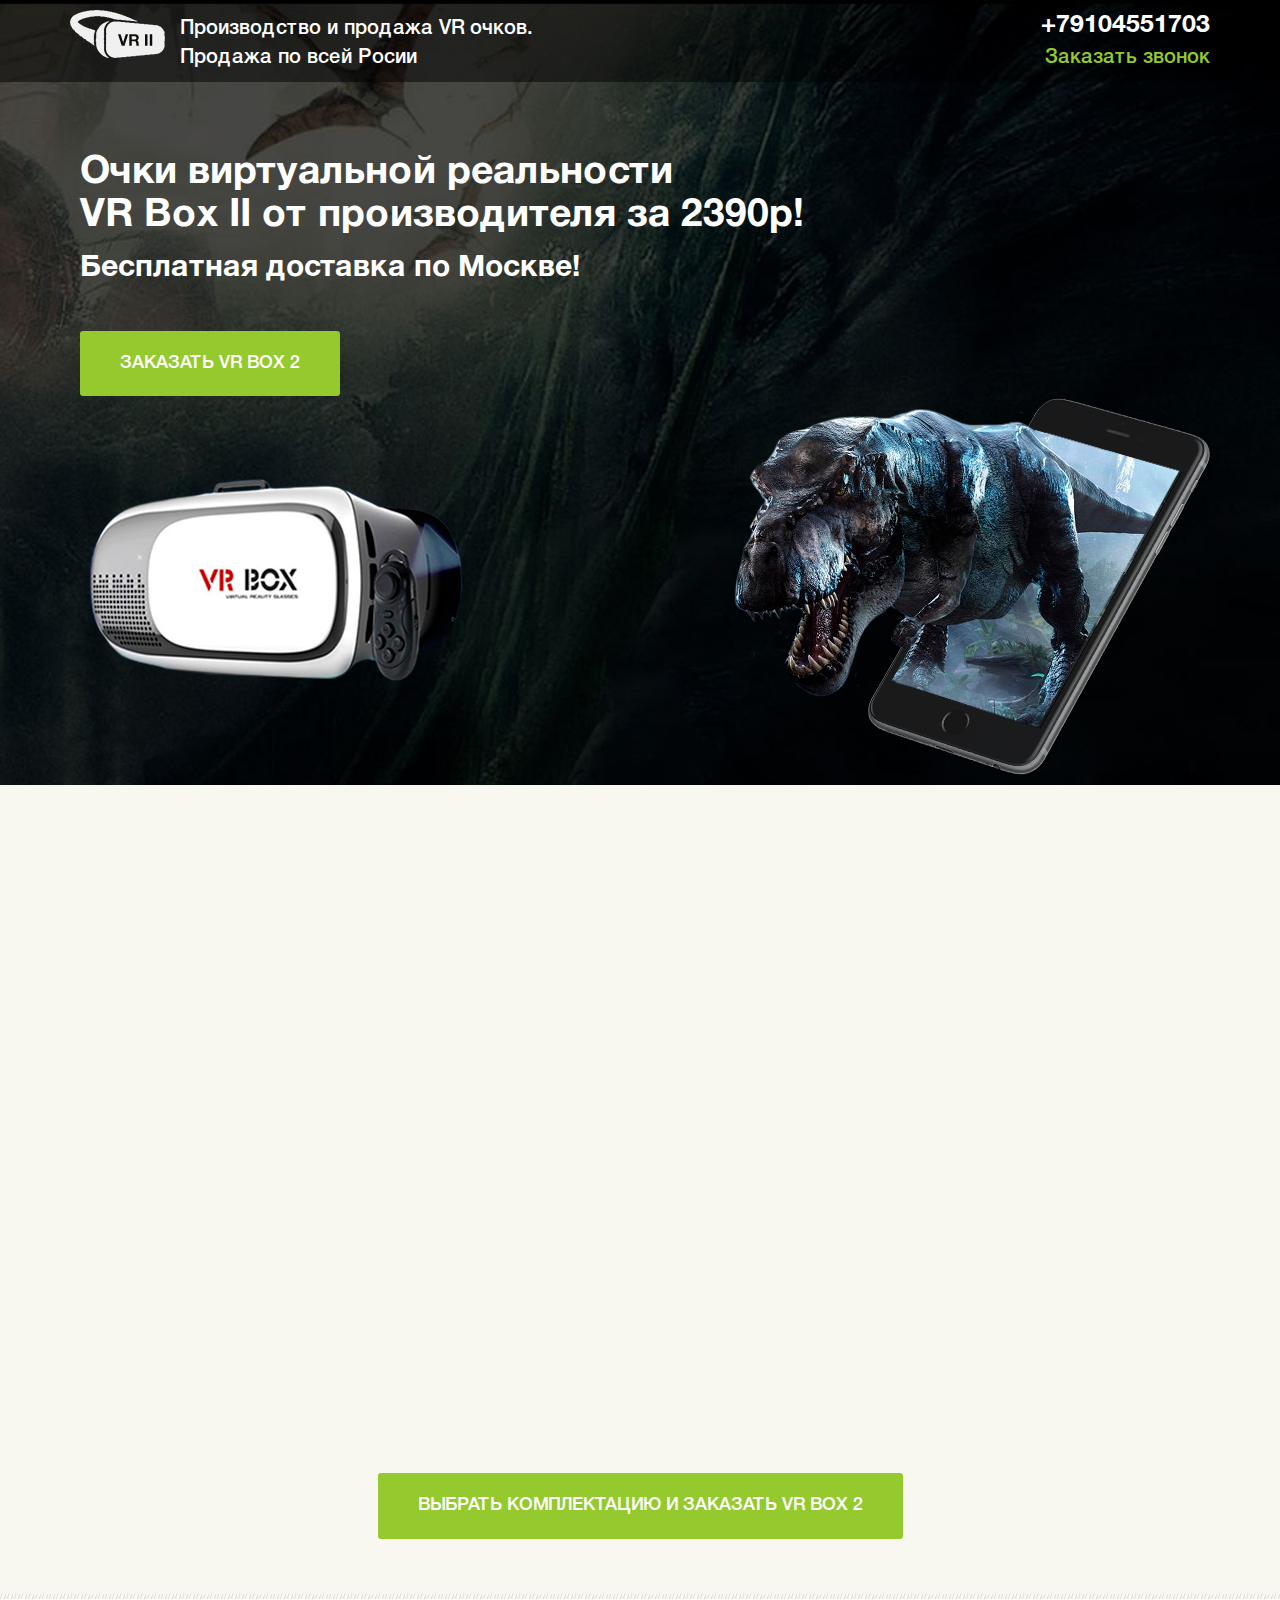
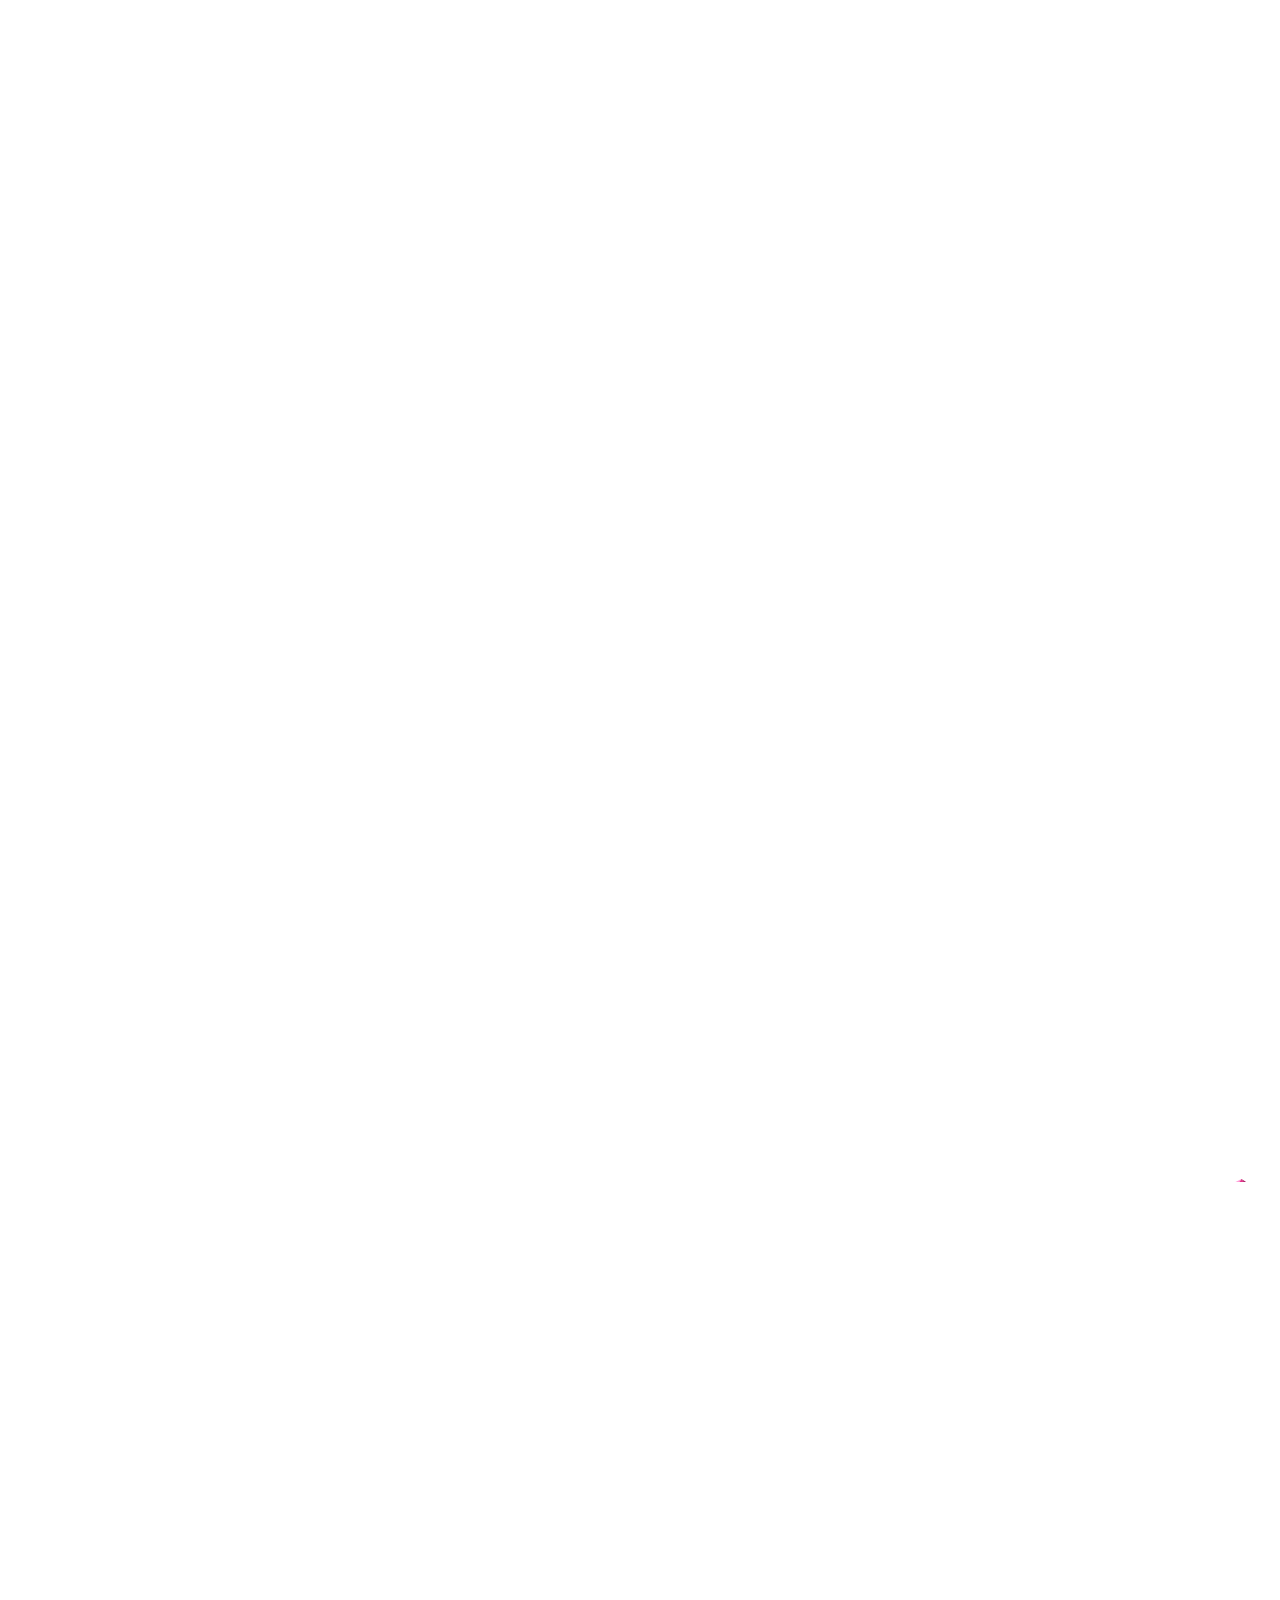
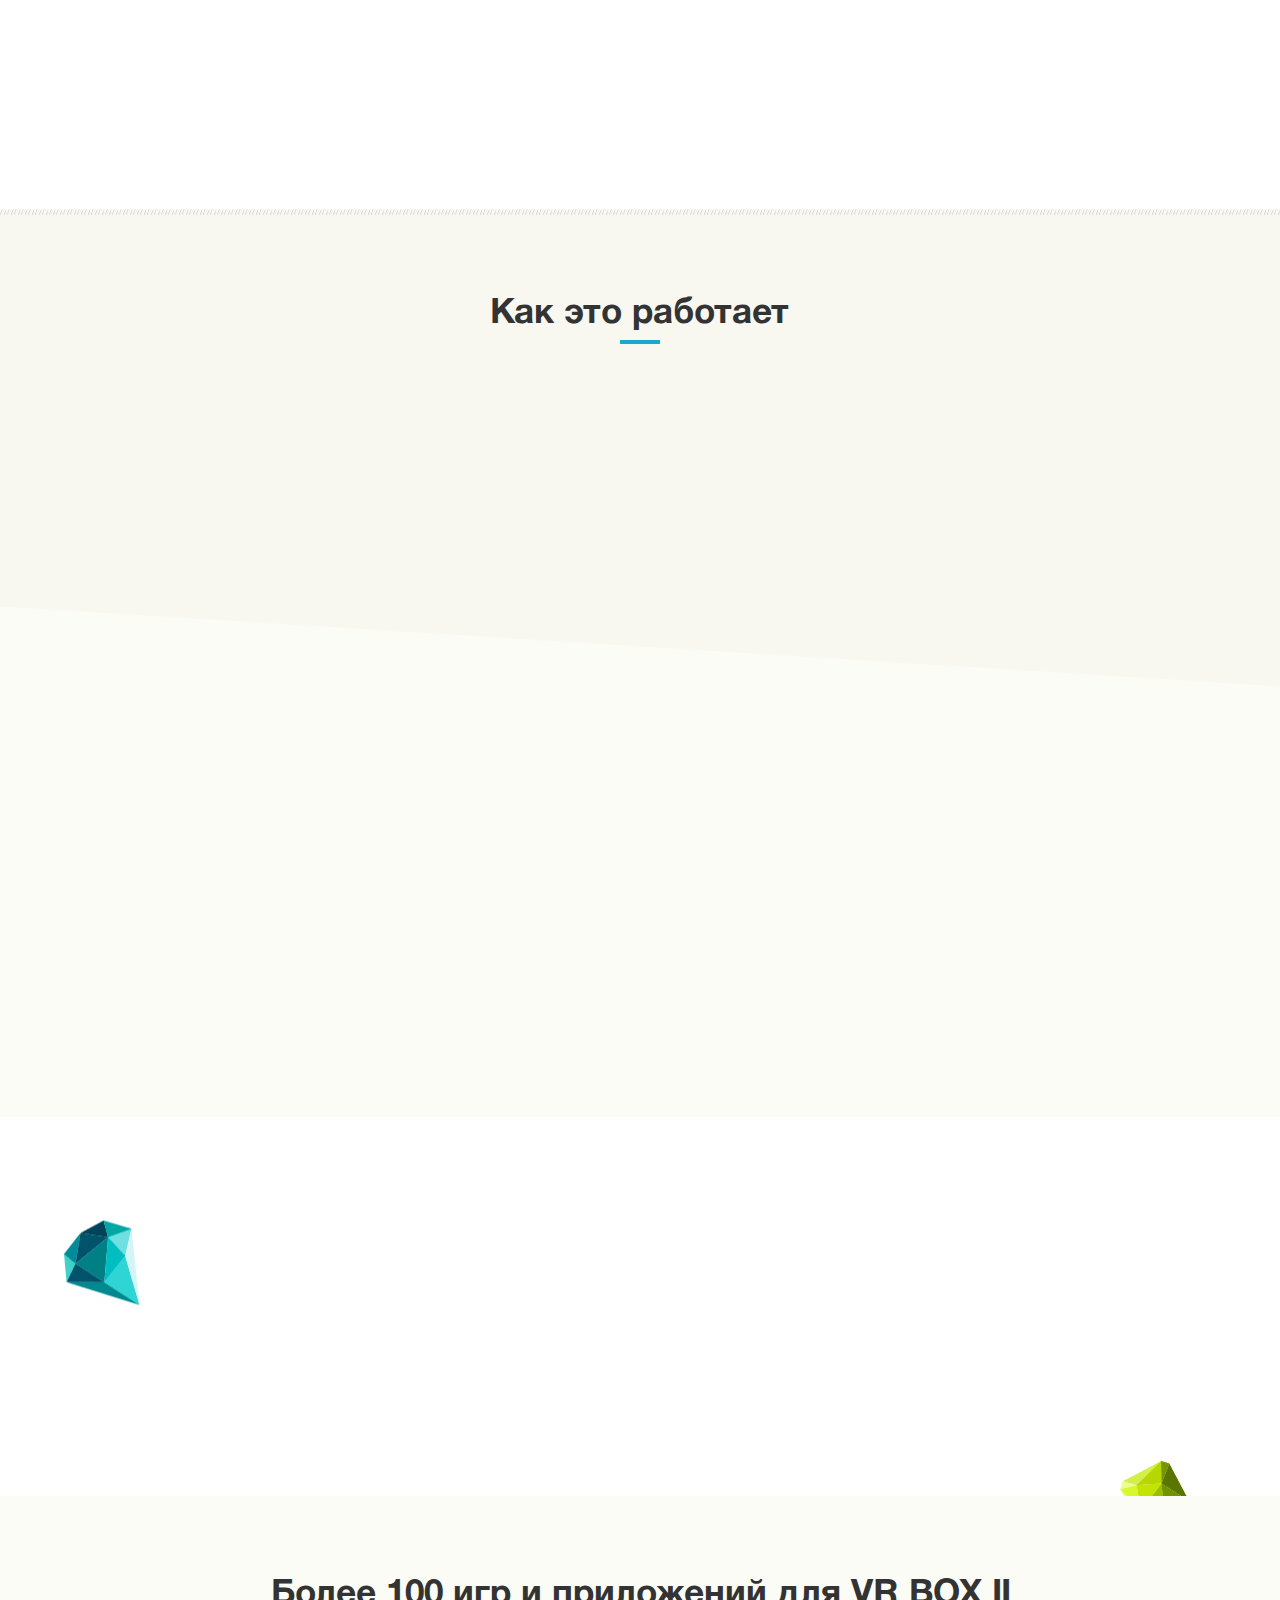
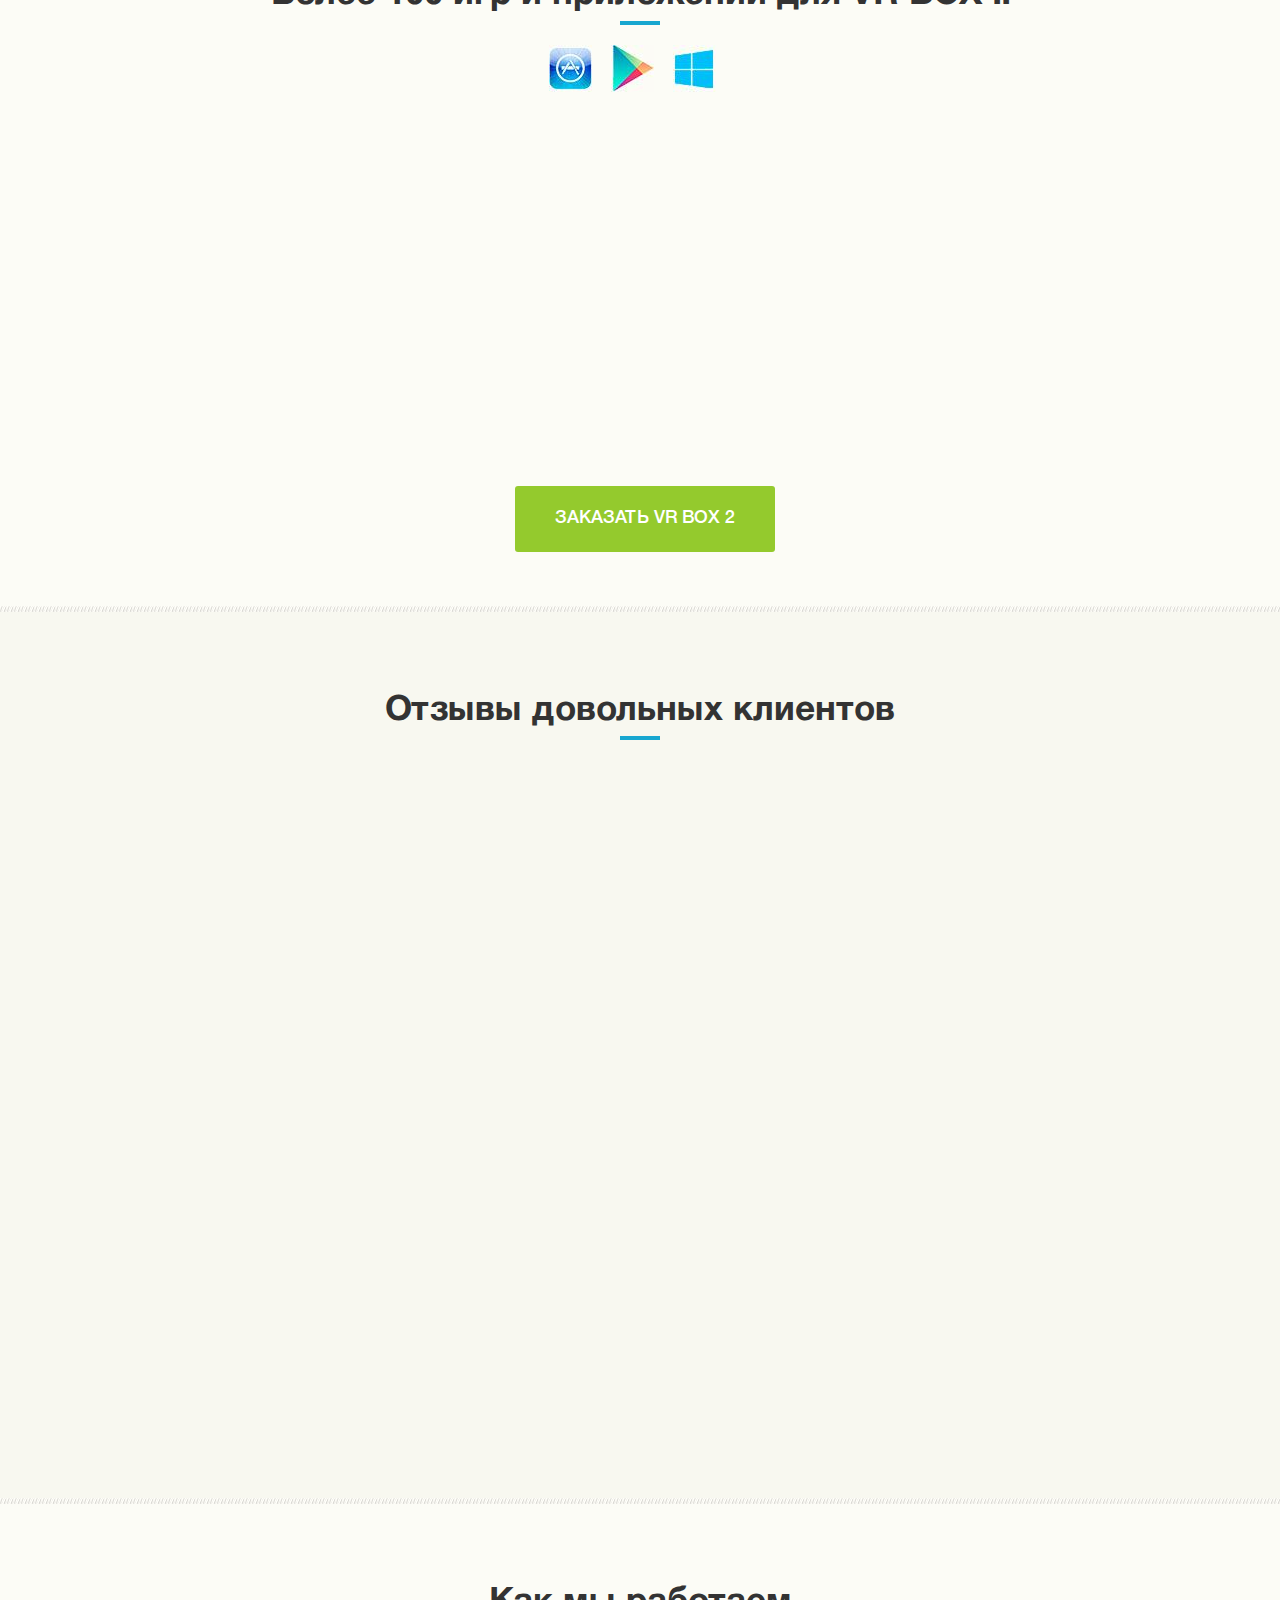
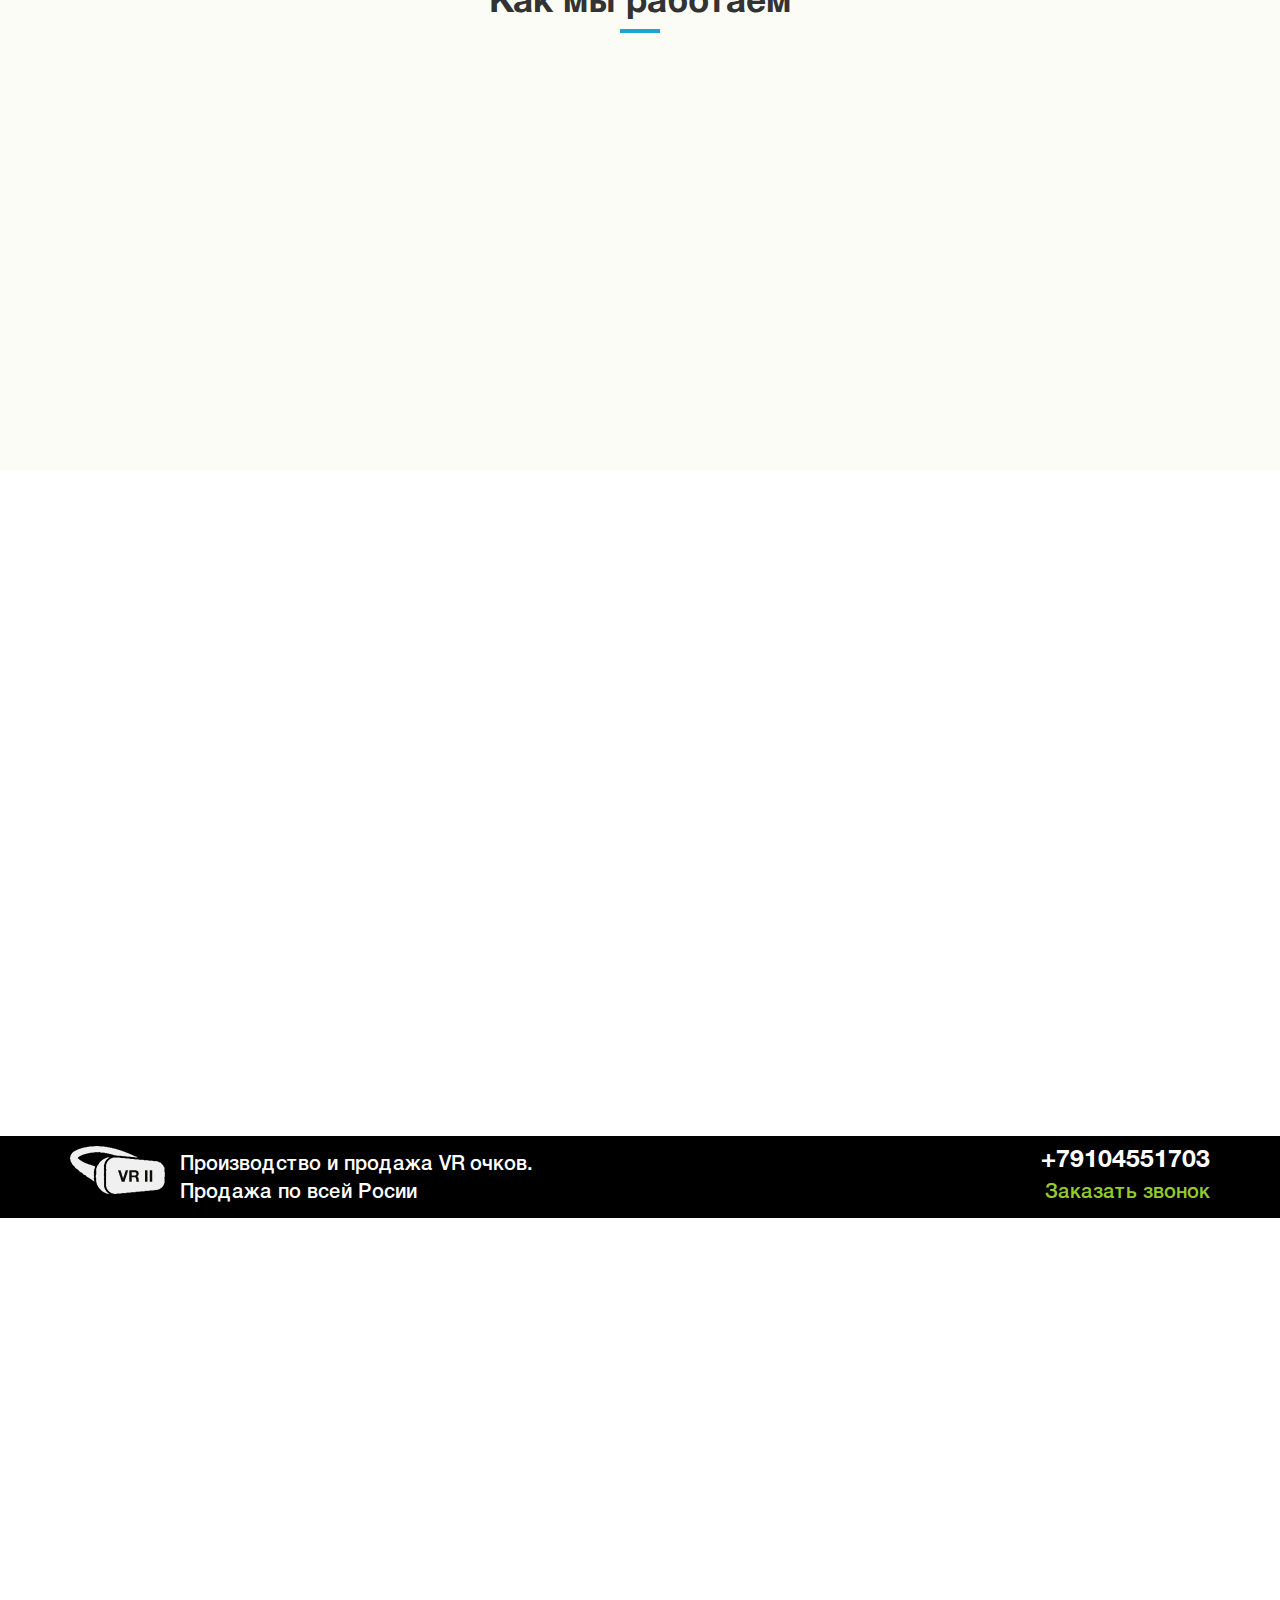
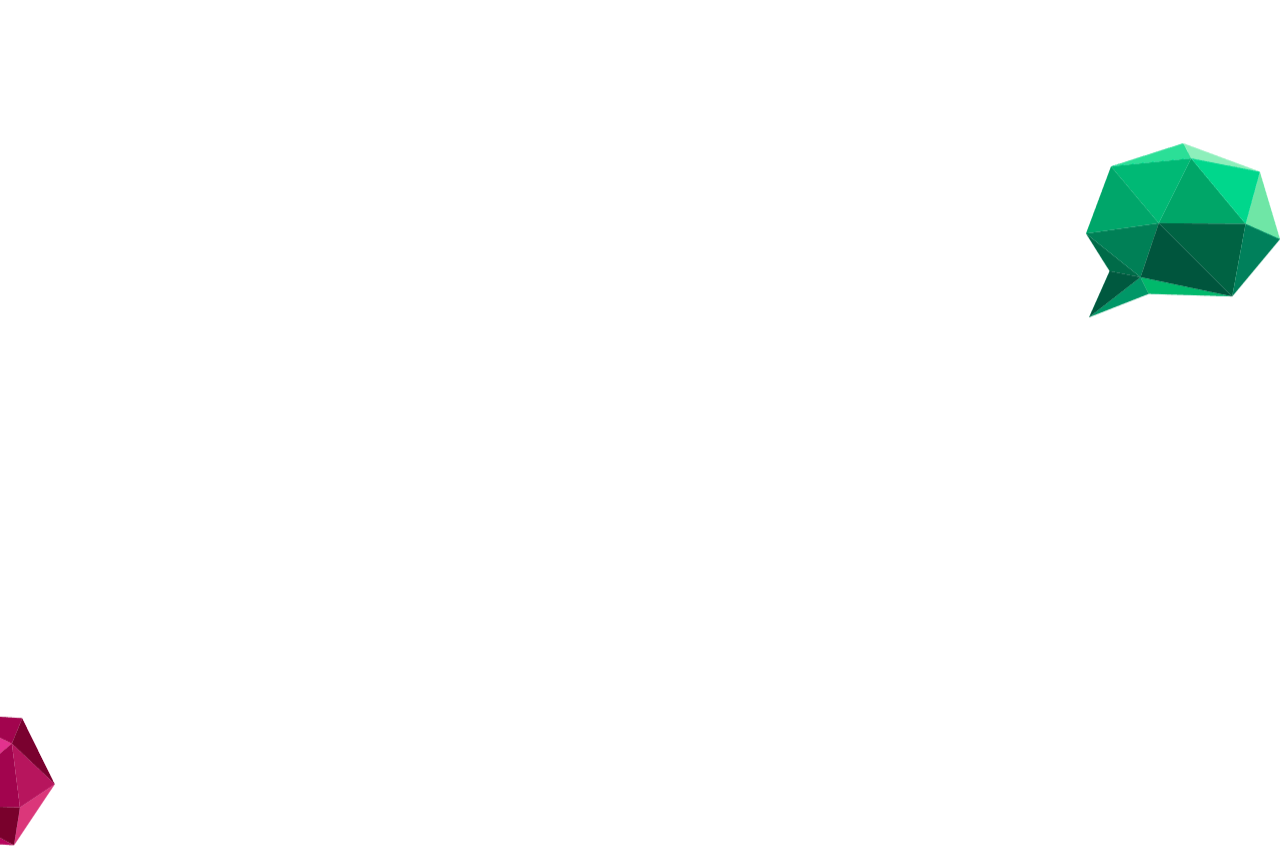
<file: vr/index.html>
<!DOCTYPE html>
<html lang="ru">
<head>
	<meta charset="UTF-8">
	<meta http-equiv="X-UA-Compatible" content="IE=edge">
	<meta name="viewport" content="width=device-width, initial-scale=1.0">
	<title>VR box 2 - Очки виртуальной реальности VR Box II от производителя за 2390 р!</title>
	<link rel="stylesheet" href="css/bootstrap.min.css">
	<link rel="stylesheet" href="css/style.css">

	<!-- Yandex.Metrika counter --> <script type="text/javascript" > (function (d, w, c) { (w[c] = w[c] || []).push(function() { try { w.yaCounter46516074 = new Ya.Metrika({ id:46516074, clickmap:true, trackLinks:true, accurateTrackBounce:true, webvisor:true, trackHash:true }); } catch(e) { } }); var n = d.getElementsByTagName("script")[0], s = d.createElement("script"), f = function () { n.parentNode.insertBefore(s, n); }; s.type = "text/javascript"; s.async = true; s.src = "https://mc.yandex.ru/metrika/watch.js"; if (w.opera == "[object Opera]") { d.addEventListener("DOMContentLoaded", f, false); } else { f(); } })(document, window, "yandex_metrika_callbacks"); </script> <noscript><div><img src="https://mc.yandex.ru/watch/46516074" style="position:absolute; left:-9999px;" alt="" /></div></noscript> <!-- /Yandex.Metrika counter -->
</head>

<body>

	<div class="wrapper">

		<!-- =========== Header ============ -->

			<div class="header">
				<div class="container">
					<div class="row">
						
						<div class="col-sm-8">
							<div class="logo">
								<div class="logo-block">
									<img src="img/main/logo.png" alt="VR II">
									<p>Производство и продажа VR очков. <br> Продажа по всей Росии</p>
								</div>
							</div>	
						</div>
						<div class="col-sm-3 col-sm-offset-1 col-xs-offset-0">
							<div class="phone">
								<div class="phone-block">
									<div class="row">
										<div class="col-sm-12 col-xs-6">
											<a class="phone-tel" href="tel:+79104551703">+79104551703</a>
										</div>
										<div class="col-sm-12 col-xs-6">
											<a class="phone-order js-show-modal" href="#modal-call">Заказать звонок</a>
										</div>
									</div>
								</div>
							</div>
						</div>		
					
					</div>
				</div>
			</div>
		
		<!-- =========== Main ============ -->	
			
			<main class="main">
				<div class="container">
			
						<div class="main-title wow fadeInUp">
							<h1>Очки виртуальной реальности <br> VR Box II от производителя за 2390р!</h1>
							<p>Бесплатная доставка по Москве!</p>
						</div>

						<div class="row wow fadeInUp" data-wow-delay=".4s">
							<div class="col-xs-8">
								<a class="button js-show-modal" href="#modal-order">заказать vr box 2</a>
							</div>
						</div>

						<div class="row">
							<div class="col-xs-6">
								<div class="main-glasses wow slideInLeft">
									<div class="main-glasses-block">
										<img  src="img/main/glasses.png" alt="Glasses">
									</div>
								</div>
							</div>
							<div class="col-xs-6">
								<div class="main-dinosaur wow slideInRight">
									<div class="main-dinisaur-block">
										<img src="img/main/dinosaur.png" alt="Dinosaur">
									</div>
								</div>
							</div>
						</div>
			
				</div>
			</main>
	</div> <!-- /.wrapper -->

	<!-- =========== What ============ -->

	<section class="what">
		<div class="container">
			<div class="row">

				<div class="col-md-5 wow fadeInLeft">
					<h2>Что такое VR BOX 2</h2>
					<p>Это специальное устройство, в которое вставляется смартфон. Очки одеваются на голову и крепко фиксируются. С их помощью вы можете целиком погрузиться в мир виртуальной реальности в любом удобном для вас месте. С очками можно: смотреть 3D фильмы, играть в игры, смотреть любые видео с YouTube и многое другое!</p>
				</div>

				<div class="col-md-7">
					<div class="what-img wow fadeInRight">
						<img src="img/what/vr-box.png" alt="VRBOX 2">
					</div>
				</div>

				<div class="col-md-8">
					<div class="row">

						<div class="col-md-6">
							<div class="what-complect wow fadeInUp" data-wow-delay=".2s">
								<h3>Комплектация 1</h3>
								<div class="div">
									<p>- Очки VR Box 2</p>
									<p>- Ремешок для крепления на голову</p>
									<p>- Ткань для очистки линз</p>
									<p>- Инструкция</p>
								</div>
								<p class="what-price">Цена без пульта: <span>2390 руб.</span></p>
							</div>
						</div>

						<div class="col-md-6">
							<div class="what-complect wow fadeInUp" data-wow-delay=".4s">
								<h3>Комплектация 1</h3>
								<div class="div">
									<p>- Очки VR Box 2</p>
									<p>- Ремешок для крепления на голову</p>
									<p>- Ткань для очистки линз</p>
									<p>- Инструкция</p>
								</div>
								<p class="what-price">Цена без пульта: <span>2390 руб.</span></p>
							</div>
						</div>

					</div>
				</div>

			</div>

			<div class="what-btn">
				<a class="button js-show-modal" href="#modal-order">выбрать комплектацию и заказать vr box 2</a>
			</div>

		</div>

		<div class="border-btm"></div>
	</section>

	<!-- =========== Opportunity ============ -->

	<section class="opportunity">
		<div class="container">
			<div class="row">

				<div class="col-md-6 wow slideInLeft" data-wow-delay=".2s">
					<div class="opportunity-img">
						<img src="img/opportunity/1.png" alt="Возможность-1">
					</div>
				</div>
				<div class="col-md-6 wow slideInLeft">
					<div class="opportunity-block">
						<div class="media">
						  <div class="media-left">
						  	<div class="opportunity-icon">
						  		<img src="img/opportunity/icon-1.png" alt="Просмотр фильмов, сериалов и видео на YouTube">
						  	</div>
						  </div>
						  <div class="media-body">
						    <h4>Просмотр фильмов, сериалов и видео на YouTube</h4>
						    <p>В совершенно новом формате 3D, как перед 6-ти метровым экраном! Также просмотр любых фильмовв формате 2D!</p>
						  </div>
						</div>	
					</div>
				</div>
				<div class="clearfix"></div>
				<div class="col-md-6 col-md-push-6 wow slideInRight" data-wow-delay=".2s">
					<div class="opportunity-img">
						<img src="img/opportunity/2.png" alt="Возможность-2">
					</div>
				</div>
				<div class="col-md-6 col-md-pull-6 wow slideInRight">
					<div class="opportunity-block">
						<div class="media">
						  <div class="media-left">
						  	<div class="opportunity-icon">
						  		<img src="img/opportunity/icon-2.png" alt="Путешествия по миру с помощью панорамного изображения!">
						  	</div>
						  </div>
						  <div class="media-body">
						    <h4>Путешествия по миру с помощью панорамного изображения!</h4>
						    <p>А также тест-драйв автомобилей, погружение на дно океана, полеты в космос, виртуальный секс и многое другое.</p>
						  </div>
						</div>
					</div>
				</div>
				
			</div>
		</div>
		
		<img  class="opportunity-figure rellax" data-rellax-speed="7"  data-rellax-percentage="0.8" src="img/opportunity/figure-opportunity.png" alt="Фигура">
	</section>

	<!-- =========== Order ============ -->

	<section class="order">
		<div class="container">
			<div class="row">
				
				<div class="col-md-6 wow rotateIn" data-wow-delay=".2s">

					<div class="order-text">
						<h2>Закажите VR BOX II <br>прямо сейчас</h2>
						<div class="order-only">
							<p>Только мы сотрудничаем с производителем <br> и осуществляем прямые поставки с производства</p>
						</div>
					</div>
					
					<div class="order-delivery visible-md visible-lg">
						<div class="row">
							<div class="col-xs-6">
								<div class="order-item">
									<img src="img/order/ico-1.png" alt="Принимаем заявки 24 часа в сутки! 7 дней в неделю!">
									<p>Принимаем заявки <br> 24 часа в сутки! <br> 7 дней в неделю!</p>
								</div>
							</div>
							<div class="col-xs-6">
								<div class="order-item">
									<img src="img/order/ico-2.png" alt="Быстрая доставка и оплата при получении">
									<p>Быстрая доставка и <br>оплата при получении</p>
								</div>
							</div>
						</div>
					</div>

				</div>
		
				<div class="col-md-5 col-md-offset-1 col-sm-8 col-sm-offset-2  wow rotateIn" data-wow-delay=".2s">
					<div class="order-form">
						<div class="form">
							<h3 class="form-header">Введите ваши данные <br> и нажмите заказать</h3>
							<form action="mailer/smart.php" method="POST">
								<input class="form-input" type="text" name="user_name" required="required" placeholder="Введите имя">
								<input class="form-input" type="tel" name="user_phone" required="required" placeholder="Введите телефон">
								<button class="btn form-button" onclick="yaCounter46516074.reachGoal('order'); return true;">заказать vr box 2</button>
							</form>
							<small>Перезвоним в течение 10 минут</small>
						</div>
					</div>
				</div>

			</div>

			<div class="row">
				<div class="order-delivery visible-sm visible-xs">
					<div class="row">
						<div class="col-xs-6">
							<div class="order-item">
								<img src="img/order/ico-1.png" alt="Принимаем заявки 24 часа в сутки! 7 дней в неделю!">
								<p>Принимаем заявки <br> 24 часа в сутки! <br> 7 дней в неделю!</p>
							</div>
						</div>
						<div class="col-xs-6">
							<div class="order-item">
								<img src="img/order/ico-2.png" alt="Быстрая доставка и оплата при получении">
								<p>Быстрая доставка <br> и оплата при получении</p>
							</div>
						</div>
					</div>
				</div>
			</div>


		</div>
	</section>

	<!-- =========== Opportunity-2 ============ -->

	<section class="opportunity visible-md visible-lg">
		<div class="container">
			<div class="row">

				<div class="col-md-6 wow slideInRight">
					<div class="opportunity-img">
						<img src="img/opportunity_2/1.jpg" alt="Возможность-1">
					</div>
				</div>
				<div class="col-md-6 wow slideInRight">
					<div class="opportunity-block">
						<div class="media">
						  <div class="media-left">
						  	<div class="opportunity-icon">
						  		<img src="img/opportunity_2/icon-2.png" alt="Симуляция экстремальных видов спорта">
						  	</div>
						  </div>
						  <div class="media-body">
						    <h4>Симуляция экстремальных видов спорта</h4>
						    <p>Почувствуйте на себе эмоции от прыжка с парашютом или спуска на сноуборде со склона горы</p>
						  </div>
						</div>
					</div>
				</div>
				<div class="clearfix"></div>
				<div class="col-md-6 col-md-push-6 wow slideInLeft">
					<div class="opportunity-img">
						<img src="img/opportunity_2/2.jpg" alt="Возможность-2">
					</div>
				</div>
				<div class="col-md-6 col-md-pull-6  wow slideInLeft">
					<div class="opportunity-block">
						<div class="media">
						  <div class="media-left">
						  	<div class="opportunity-icon">
						  		<img src="img/opportunity_2/icon-1.png" alt="Играйте игры с эффектом полного погружения!">
						  	</div>
						  </div>
						  <div class="media-body">
						    <h4>Играйте игры с эффектом полного погружения!</h4>
						    <p>Полное погружение в игры на смартфоне, а также на ПК через программу TRINUS.</p>
						  </div>
						</div>
					</div>
				</div>
			</div>
		</div>

		<img class="opportunity-figure1 rellax" data-rellax-speed="7"  data-rellax-percentage="0.5" src="img/opportunity_2/figure-oport2.png" alt="Фигура">
		<img class="opportunity-figure2 rellax" data-rellax-speed="7"  data-rellax-percentage="0.5" src="img/opportunity_2/figure2-oport2.png" alt="Фигура">

		<div class="border-btm"></div>
	</section>

	<!-- =========== How ============ -->

	<section class="how">
		<div class="container">
			<h2>Как это работает</h2>
			
			
			<div class="how-block">
				<div class="row">
					<div class="col-md-3 col-xs-6">
						<div class="how-item wow flip" data-wow-delay=".1s">
							<div class="how-img">
								<div class="how-img-inner">
									<img src="img/how/1.png" alt="Скачай смартфон">
								</div>
							</div>
							<div class="how-text">
								<div class="media">
								  <div class="media-center">
								  	<div class="circle-border">
								  		<div class="circle">1</div>
								  	</div>
								  </div>
								  <div class="media-body">
								    <h4>Скачай смартфон приложения, игры, фильмы.</h4>
								  </div>
								</div>	
							</div>
						</div>
					</div>
					<div class="col-md-3 col-xs-6">
						<div class="how-item wow flip" data-wow-delay=".2s">
							<div class="how-img">
								<div class="how-img-inner">
									<img src="img/how/2.png" alt="Вставь смартфон в очки вирутальной реальности">
								</div>
							</div>
							<div class="how-text">
								<div class="media">
								  <div class="media-center">
								  	<div class="circle-border">
								  		<div class="circle">2</div>
								  	</div>
								  </div>
								  <div class="media-body">
								    <h4>Вставь смартфон в очки вирутальной реальности.</h4>
								  </div>
								</div>	
							</div>
						</div>
					</div>
					<div class="clearfix hidden-md hidden-lg"></div>
					<div class="col-md-3 col-xs-6">
						<div class="how-item wow flip" data-wow-delay=".3s">
							<div class="how-img">
								<img src="img/how/3.png" alt="Наслаждайся абсолютно непередаваемыми эмоциями.">
							</div>
							<div class="how-text">
								<div class="media">
								  <div class="media-center">
								  	<div class="circle-border">
								  		<div class="circle">3</div>
								  	</div>
								  </div>
								  <div class="media-body">
								    <h4>Наслаждайся абсолютно непередаваемыми эмоциями.</h4>
								  </div>
								</div>	
							</div>
						</div>
					</div>
					<div class="col-md-3 col-xs-6">
						<div class="how-item wow flip" data-wow-delay=".4s">
							<div class="how-img">
								<img src="img/how/4.png" alt="Управляй виртуальной реальностью bluetooth-пультом.">
							</div>
							<div class="how-text">
								<div class="media">
								  <div class="media-center">
								  	<div class="circle-border">
								  		<div class="circle">4</div>
								  	</div>
								  </div>
								  <div class="media-body">
								    <h4>Управляй виртуальной реальностью bluetooth-пультом.</h4>
								  </div>
								</div>	
							</div>
						</div>
					</div>		
				</div>
			</div>


		</div>
	</section>

	<!-- =========== Compatibility ============ -->
	
	<section class="compatibility">
		<div class="container wow slideInLeft" data-wow-delay=".3s">
			<h2>Совместимость очков</h2>

			<div class="compatibility-block">
				<div class="row">
					
					
					<div class="col-md-6 col-md-push-6">
						<div class="compatibility-item">
							<img src="img/compatibility/glasses.jpg" alt="Очки">
							<p>VR BOX-2 подойдет для любой модели смартфона с диагональню экрана от 3.5 до 6 дюймов.</p>
						</div>
					</div>

					<div class="col-md-6 col-md-pull-6">
						<div class="compatibility-item">
							<img src="img/compatibility/phones.jpg" alt="Телефоны">
						</div>
					</div>

				</div>
			</div>
		</div>
		
		<img class="compatibility-img rellax" data-rellax-speed="7"  data-rellax-percentage="0.5" src="img/compatibility/figure.png" alt="figure">
	</section>

	<!-- =========== Video ============ -->

	<section class="video">
		<div class="container">

			<h2 class="wow flipInY">Виртуальная реальность <br>в очках vr box</h2>
			
			<a class="fancybox-media" href="https://youtu.be/xc2TsRwqjds?autoplay=1">
				<img class="wow flipInY" src="img/video/watch.png" alt="Смотреть видео">
			</a>

		</div>
	</section>

	<!-- =========== More ============ -->

	<section class="more">
		<div class="container">
			<h2>Более 100 игр и приложений для VR BOX II</h2>
			<div class="more-icon">
				<a href="#"><img src="img/more/ico-1.jpg" alt="Appstore"></a>
				<a href="#"><img src="img/more/ico-2.jpg" alt="GooglePlay"></a>
				<a href="#"><img src="img/more/ico-3.jpg" alt="Win10"></a>
			</div>

			<div class="more-block">
				<div class="row">

					<div class="col-md-4 wow slideInRight" data-wow-delay=".6" >
						<div class="more-item">
							<img src="img/more/1.png" alt="Titans of Space">
							<h3>Titans of Space</h3>
							<p>Бесплатное приложение «Titans of Space» позволит вам совершить виртуальную поездку по нашей солнечной системе. <br>При этом вы получите много интересной информации о небесных телах. </p>
						</div>
					</div>

					<div class="col-md-4  wow slideInRight" data-wow-delay=".4">
						<div class="more-item">
							<img class="more-item_zombie" src="img/more/2.png" alt="Zombie Shooter">
							<h3>Zombie Shooter</h3>
							<p>Одна из популярных игр «Zombie Shooter VR» В ней вы истребляете полчища зомби, исследуете темные пещеры и заброшенные шахты.</p>
						</div>
					</div>

					<div class="col-md-4 wow slideInRight" data-wow-delay=".2">
						<div class="more-item">
							<img src="img/more/3.png" alt="Sisters">
							<h3>Sisters</h3>
							<p>Игра «Sisters» имеет форму интерактивного фильма ужасов для Android-устройств: <br>вы находитесь в гостиной, где можете осмотреться. При этом вокруг вас происходят странные вещи. </p>
						</div>
					</div>
				</div>
			</div> 

			<a class="button js-show-modal" href="#modal-order">заказать vr box 2</a>

		</div>

		<div class="border-btm"></div>
	</section>

	<!-- =========== Feedback ============ -->

	<section class="feedback">
		<div class="container">
			<h2>Отзывы довольных клиентов</h2>
			
			<div class="feedback-block">
				<div class="row">

					<div class="col-md-6">
						<div class="feedback-item wow bounceInLeft" data-wow-delay=".3s">
							<div class="feedback-client">
								<img src="img/feedback/client-1.png" alt="Клиент">
								<p>Дмитрий Фомин. 30 лет <span>г. Санкт-Петербург</span></p>
							</div>
							<p class="feedback-text">Пришло очень быстро! Сами очки отличного качества, сразу же опробывал на Самсунг С6 эдж. Всё отлично работает, смарт тянет хорошо. В ПлэйМаркет просто ищешь приложения с VR и всё. Джойстик подключил по блютус. Качество отличное на мой взгляд! Виртуальная реальность это круто!!!</p>
						</div>
					</div>

					<div class="col-md-6">
						<div class="feedback-item wow bounceInLeft">
							<div class="feedback-client">
								<img src="img/feedback/client-1.png" alt="Клиент">
								<p>Дмитрий Фомин. 30 лет <span>г. Санкт-Петербург</span></p>
							</div>
							<p class="feedback-text">Пришло очень быстро! Сами очки отличного качества, сразу же опробывал на Самсунг С6 эдж. Всё отлично работает, смарт тянет хорошо. В ПлэйМаркет просто ищешь приложения с VR и всё. Джойстик подключил по блютус. Качество отличное на мой взгляд! Виртуальная реальность это круто!!!</p>
						</div>
					</div>

					<div class="col-md-6">
						<div class="feedback-item wow bounceInRight">
							<div class="feedback-client">
								<img src="img/feedback/client-1.png" alt="Клиент">
								<p>Дмитрий Фомин. 30 лет <span>г. Санкт-Петербург</span></p>
							</div>
							<p class="feedback-text">Пришло очень быстро! Сами очки отличного качества, сразу же опробывал на Самсунг С6 эдж. Всё отлично работает, смарт тянет хорошо. В ПлэйМаркет просто ищешь приложения с VR и всё. Джойстик подключил по блютус. Качество отличное на мой взгляд! Виртуальная реальность это круто!!!</p>
						</div>
					</div>

					<div class="col-md-6">
						<div class="feedback-item wow bounceInRight" data-wow-delay=".3s">
							<div class="feedback-client">
								<img src="img/feedback/client-1.png" alt="Клиент">
								<p>Дмитрий Фомин. 30 лет <span>г. Санкт-Петербург</span></p>
							</div>
							<p class="feedback-text">Пришло очень быстро! Сами очки отличного качества, сразу же опробывал на Самсунг С6 эдж. Всё отлично работает, смарт тянет хорошо. В ПлэйМаркет просто ищешь приложения с VR и всё. Джойстик подключил по блютус. Качество отличное на мой взгляд! Виртуальная реальность это круто!!!</p>
						</div>
					</div>

				</div>
			</div> 

		</div>
		
		<img class="feedback-img rellax" data-rellax-speed="7"  data-rellax-percentage="0.8" src="img//feedback/feedback-figure.png" alt="Фигура">
		
		<div class="border-btm"></div>
	</section>

	<!-- =========== Work ============ -->

	<section class="work">
		<div class="container">
			<h2>Как мы работаем</h2>

			<div class="work-block wow slideInLeft">
				<div class="row">

					<div class="col-md-3">
						<div class="work-item">
							<img src="img/work/1.png" alt="Ноутбук">
							<p>1. Вы оставляете заявку на нашем сайте либо по телефону: <strong>+79104551703</strong></p>
						</div>
					</div>

					<div class="col-md-3">
						<div class="work-item">
							<img src="img/work/2.png" alt="Телефон">
							<p>2. Мы связываемся с вами, подтверждаем ваш заказ.</p>
						</div>
					</div>

					<div class="col-md-3">
						<div class="work-item">
							<img src="img/work/3.png" alt="Доставка">
							<p>3. Организуем доставку по всей России. <br> Самовывоз возможен только в Москве.</p>
						</div>
					</div>

					<div class="col-md-3">
						<div class="work-item">
							<img src="img/work/4.png" alt="Оплата">
							<p>4. Вы оплачиваете заказ при получении.</p>
						</div>
					</div>

				</div>
			</div>
		</div>
	</section>

	<!-- =========== Order-2 ============ -->
	
	<section class="order-2">
		<div class="container">
			<div class="row">
				
				<div class="col-md-6 wow rotateIn" data-wow-delay=".2s">

					<div class="order-text">
						<h2>Закажите VR BOX II <br>прямо сейчас</h2>
						<div class="order-only">
							<p>Только мы сотрудничаем с производителем <br> и осуществляем прямые поставки с производства</p>
						</div>
					</div>
					
					<div class="order-delivery visible-md visible-lg">
						<div class="row">
							<div class="col-xs-6">
								<div class="order-item">
									<img src="img/order/ico-1.png" alt="Принимаем заявки 24 часа в сутки! 7 дней в неделю!">
									<p>Принимаем заявки <br> 24 часа в сутки! <br> 7 дней в неделю!</p>
								</div>
							</div>
							<div class="col-xs-6">
								<div class="order-item">
									<img src="img/order/ico-2.png" alt="Быстрая доставка и оплата при получении">
									<p>Быстрая доставка <br> и оплата при получении</p>
								</div>
							</div>
						</div>
					</div>

				</div>
		
				<div class="col-md-5 col-md-offset-1 col-sm-8 col-sm-offset-2  wow rotateIn" data-wow-delay=".2s">
					<div class="order-form">
						<div class="form">
							<h3 class="form-header">Введите ваши данные <br> и нажмите заказать</h3>
							<form action="mailer/smart.php" method="POST">
								<input class="form-input" type="text" name="user_name" required="required" placeholder="Введите имя">
								<input class="form-input" type="tel" name="user_phone" required="required" placeholder="Введите телефон">
								<button class="btn form-button" onclick="yaCounter46516074.reachGoal('order'); return true;">заказать vr box 2</button>
							</form>
							<small>Перезвоним в течение 10 минут</small>
						</div>
					</div>
				</div>

			</div>

			<div class="row">
				<div class="order-delivery visible-sm visible-xs">
					<div class="row">
						<div class="col-xs-6">
							<div class="order-item">
								<img src="img/order/ico-1.png" alt="Принимаем заявки 24 часа в сутки! 7 дней в неделю!">
								<p>Принимаем заявки <br> 24 часа в сутки! <br> 7 дней в неделю!</p>
							</div>
						</div>
						<div class="col-xs-6">
							<div class="order-item">
								<img src="img/order/ico-2.png" alt="Быстрая доставка и оплата при получении">
								<p>Быстрая доставка <br> и оплата при получении</p>
							</div>
						</div>
					</div>
				</div>
			</div>
		</div>
		
		<img class="order-img rellax" data-rellax-speed="3"  data-rellax-percentage="0.5" src="img/work/Coub.png" alt="Фигура">
	</section>

	<!-- =========== Questions ============ -->

	<section class="question">
		<div class="container wow slideInRight">
			<h2>Остались вопросы?</h2>
			<a class="question-link js-show-modal" href="#modal-call">Задайте их нашему менеджеру</a>
		</div>
	</section>

	<!-- Footer -->

	<footer class="footer">
		<div class="container">
			<div class="row">
				
				<div class="col-sm-8">
					<div class="logo">
						<div class="logo-block">
							<img src="img/main/logo.png" alt="VR II">
							<p>Производство и продажа VR очков. <br> Продажа по всей Росии</p>
						</div>
					</div>	
				</div>
				<div class="col-sm-3 col-sm-offset-1 col-xs-offset-0">
					<div class="phone">
						<div class="phone-block">
							<div class="row">
								<div class="col-sm-12 col-xs-6">
									<a class="phone-tel" href="tel:+79104551703">+79104551703</a>
								</div>
								<div class="col-sm-12 col-xs-6">
									<a class="phone-order js-show-modal" href="#modal-call">Заказать звонок</a>
								</div>
							</div>
						</div>
					</div>
				</div>		
			
			</div>
		</div>
	</footer>


	<!-- =========== Modals ============ -->
	
	<!-- Modal / Заказать VR BOX -->

	<div class="modal-form js-modal" id="modal-order">
		<div class="modal-form-ico js-close-modal">
			<img src="img/close-form.jpg" alt="Закрыть">
		</div>
		<h3 class="modal-form-header">Введите ваши данные <br> и нажмите заказать</h3>
		<form action="mailer/smart.php" method="POST">
			<input class="modal-form-input" type="text" name="user_name" required="required" placeholder="Введите имя">
			<input class="modal-form-input" type="tel" name="user_phone" required="required" placeholder="Введите телефон">
			<div class="modal-form-select">
				<select name="remote" id="remote">
					<option class="remote" value="Да">C Bluetooth пультом</option>
					<option class="remote" value="Нет">Без Bluetooth пульта</option>
				</select>
			</div>
			<button class="btn modal-form-button" onclick="yaCounter46516074.reachGoal('order'); return true;">заказать vr box 2</button>
		</form>
		<small>Перезвоним в течение 10 минут</small>
	</div>
	<div class="overlay"></div>

	<!-- Modal / Заказать звонок -->

	<div class="modal-form js-modal" id="modal-call">
		<div class="modal-form-ico js-close-modal">
			<img src="img/close-form.jpg" alt="Закрыть">
		</div>
		<h3 class="modal-form-header">Введите ваши данные <br> и нажмите заказать</h3>
		<form class="form-call" action="mailer/smart_call.php" method="POST">
			<input class="modal-form-input" type="text" name="user_name" required="required" placeholder="Введите имя">
			<input class="modal-form-input" type="tel" name="user_phone" required="required" placeholder="Введите телефон">
			<button class="btn modal-form-button" onclick="yaCounter46516074.reachGoal('call-back'); return true;">заказать звонок</button>
		</form>
		<small>Перезвоним в течение 10 минут</small>
	</div>


	<!-- Modal / Спасибо -->

	<div class="modal-thanks js-modal" id="modal-thanks">

		<div class="header">
			<div class="container">
				<div class="row">
					
					<div class="col-sm-3 col-sm-offset-1 col-xs-offset-0 col-sm-push-8">
						<div class="phone">
							<div class="phone-block">
								<a class="phone-tel" href="tel:+79104551703">+79104551703</a>
							</div>
						</div>
					</div>	

					<div class="col-sm-8 col-sm-pull-3">
						<div class="logo">
							<div class="logo-block">
								<img src="img/main/logo.png" alt="VR II">
								<p>Производство и продажа VR очков. <br> Продажа по всей Росии</p>
							</div>
						</div>	
					</div>	
				
				</div>
			</div>
		</div>

		<div class="modal-thanks-block">
			<h2 class="modal-thanks-header">Спасибо за заявку</h2>
			<p class="modal-thanks-text">Мы свяжемся с Вами и уточним <br> все детали заявки. Если у вас срочный вопрос <br>позвоните по тел: +79104551703</p>
			<button class="btn button js-close-modal">вернуться на сайт</button>
		</div>
	</div>


	<!-- JQuery -->
	<script src="js/jquery-1.12.3.min.js"></script>
	
	<!-- FancyBox main JS and CSS files -->
	<link rel="stylesheet" type="text/css" href="source/jquery.fancybox.css" />
	<script type="text/javascript" src="source/jquery.fancybox.js"></script>
	<script type="text/javascript" src="source/helpers/jquery.fancybox-media.js"></script>
    <script type="text/javascript" src="source/helpers/jquery.video.js"></script>

    <!-- Relax.js -->
    <script src="js/rellax.min.js"></script>

    <!-- Wow.js -->
    <link rel="stylesheet" href="css/animate.css">
	<script src="js/wow.min.js"></script>

	<!-- MaskedInput (Валидация форм) -->
	<script src="js/jquery.maskedinput.min.js"></script>

	<!-- Sececter JS -->
	<link rel="stylesheet" href="css/jquery.fs.selecter.css">
	<script src="js/jquery.fs.selecter.min.js"></script>

	<!-- Scripts -->
	<script  src="js/scripts.js"></script>

	<script>
		
		$('form').submit(function(e){

			e.preventDefault();
			$.ajax({
				type: "POST",
				url: "mailer/smart.php",
				data: $(this).serialize()
			}).done(function() {
				$(this).find("input").val("");
				$('#modal-thanks').fadeIn('slow');
				$('#modal-call, #modal-order').fadeOut('fast');
				$("form").trigger("reset");
			});
			return false;

		});

		// Selecter

		$(function(){
			$('select').selecter();
		});
	</script>

	
</body>
</html>
</file>
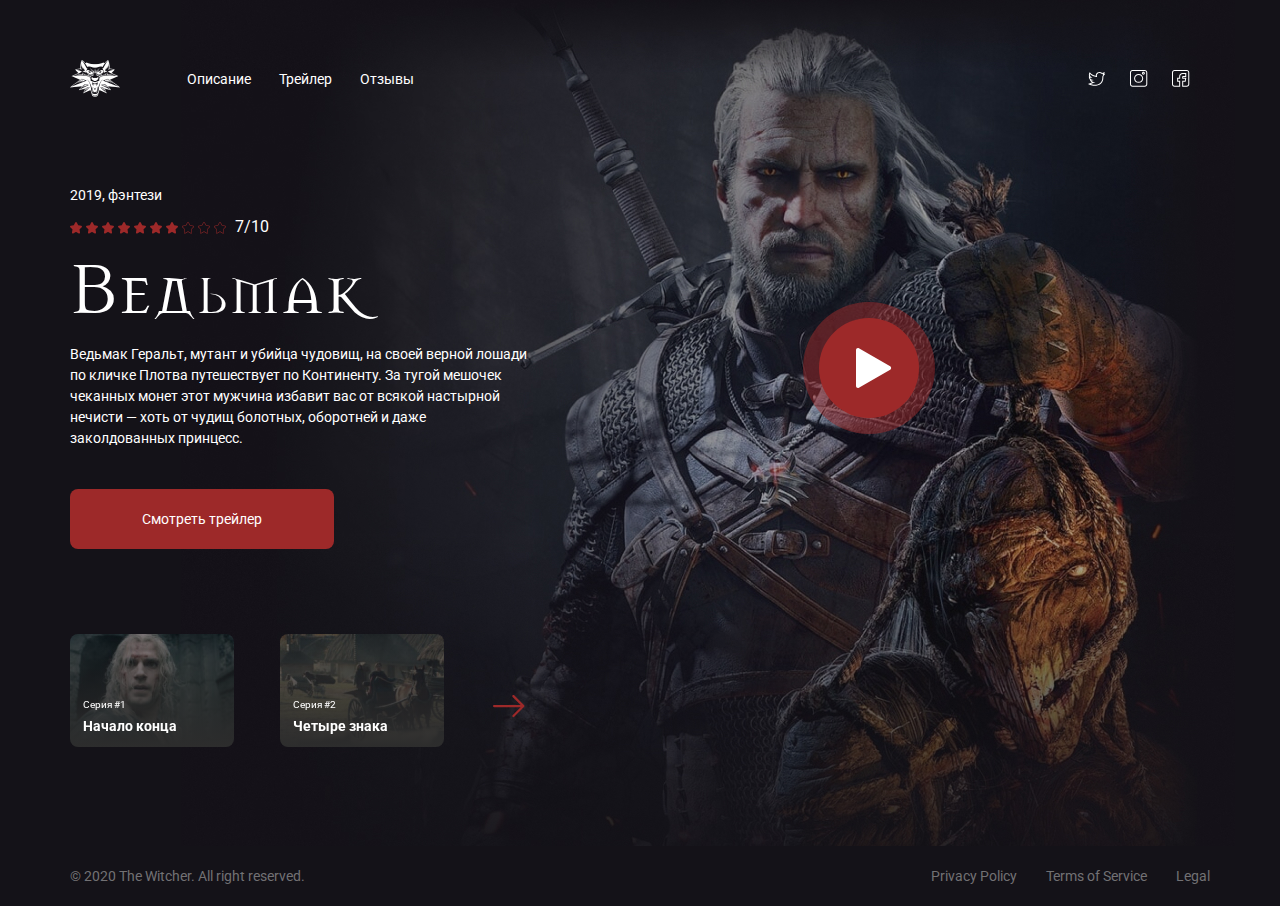
<file: witcher/index.html>
<!DOCTYPE html>
<html lang="ru">

<head>
  <meta charset="UTF-8">
  <meta name="viewport" content="width=device-width, initial-scale=1.0">
  <meta http-equiv="X-UA-Compatible" content="ie=edge">
  <title>Ведьмак - неофициальный сайт сериала</title>
  <link rel="shortcut icon" href="img/faviconw.ico" type="image/x-icon">
  <link rel="stylesheet" href="css\reset.css">
  <link rel="stylesheet" href="css\swiper.min.css">
  <link rel="stylesheet" href="css\jquery.fancybox.min.css">
  <link rel="stylesheet" href="css\animate.css">
  <link rel="stylesheet" href="css\style.css">
  <link href="https://fonts.googleapis.com/css?family=Roboto:400,500,700&display=swap&subset=cyrillic-ext"
    rel="stylesheet">
</head>

<body>
  <header>
    <div class="container">
      <div class="header">
        <img src="img\logo.png" alt="WOLF" class="logo">

        <nav class="menu-list">
          <a href="#" class="menu-link">Описание</a>
          <!-- /.menu-link -->
          <a href="#" class="menu-link">Трейлер</a>
          <!-- /.menu-link -->
          <a href="#" class="menu-link">Отзывы</a>
          <!-- /.menu-link -->
        </nav>
        <!-- /.menu-list -->

        <div class="social">
          <a href="#" class="social-link"><img src="img\social\twitter.svg" alt="twitter"></a>
          <a href="#" class="social-link"><img src="img\social\instagram.svg" alt="instagram"></a>
          <a href="#" class="social-link"><img src="img\social\facebook.svg" alt="facebook"></a>
        </div>
        <!-- /.social -->
      </div>
      <!-- /.header -->
      <div class="menu-button"></div>
    </div>
    <!-- /.container -->
  </header>


  <main>
    <div class="container">
      <div class="main-content">
        <div class="content">
          <span class="genre animated fadeInRight">2019, фэнтези</span> <!-- /.genre -->

          <div class="rating animated fadeInRight">
            <div class="rating-stars">
              <img src="img\star.svg" alt="star" class="star">
              <img src="img\star.svg" alt="star" class="star">
              <img src="img\star.svg" alt="star" class="star">
              <img src="img\star.svg" alt="star" class="star">
              <img src="img\star.svg" alt="star" class="star">
              <img src="img\star.svg" alt="star" class="star">
              <img src="img\star.svg" alt="star" class="star">
              <img src="img\star-o.svg" alt="star" class="star-o">
              <img src="img\star-o.svg" alt="star" class="star-o">
              <img src="img\star-o.svg" alt="star" class="star-o">
            </div>
            <div class="rating-number">7/10</div>
          </div>
          <!-- /.rating -->
          <h1 class="main-title animated fadeInRight">Ведьмак</h1>

          <p class="main-description animated fadeInRight">Ведьмак Геральт, мутант и убийца чудовищ, на своей верной лошади по кличке Плотва
            путешествует по Континенту. За тугой мешочек чеканных монет этот мужчина избавит вас от всякой настырной
            нечисти — хоть от чудищ болотных, оборотней и даже заколдованных принцесс. </p>

          <a data-fancybox href='https://www.youtube.com/watch?v=MqQ3LeBgGDM&has_verified=1' class="watch animated fadeInRight">Смотреть трейлер</a>
        </div>
        <!-- /.content -->
        <a data-fancybox href='https://www.youtube.com/watch?v=MqQ3LeBgGDM&has_verified=1' class="play">
          <img src="img\play.svg" alt="play" class="play-image">
        </a>
        <!-- /.play -->
      </div>
      <!-- /.main-content -->

      <div class="series">
        <!-- Slider main container -->
        <div class="swiper-container">
          <!-- Additional required wrapper -->
          <div class="swiper-wrapper">
            <!-- Slides -->
            <div class="swiper-slide">
              <div class="card series-1">
                <span class="subtitle">Серия #1</span>
                <h2 class="card-title">Начало конца</h2>
              </div>
            </div>
            <div class="swiper-slide">
              <div class="card series-2">
                <span class="subtitle">Серия #2</span>
                <h2 class="card-title">Четыре знака</h2>
              </div>
            </div>
            <div class="swiper-slide">
              <div class="card series-3">
                <span class="subtitle">Серия #3</span>
                <h2 class="card-title">Триада</h2>
              </div>
            </div>
            <div class="swiper-slide">
            <div class="card series-4">
              <span class="subtitle">Серия #4</span>
              <h2 class="card-title">Туман</h2>
            </div>
            </div>
            <div class="swiper-slide">
            <div class="card series-5">
              <span class="subtitle">Серия #5</span>
              <h2 class="card-title">Чудовище</h2>
            </div>
          </div>
            <div class="swiper-slide">
            <div class="card series-6">
              <span class="subtitle">Серия #6</span>
              <h2 class="card-title">Компаньён</h2>
            </div>
          </div>
            <div class="swiper-slide">
            <div class="card series-7">
              <span class="subtitle">Серия #7</span>
              <h2 class="card-title">Сила</h2>
            </div>
          </div>
            <div class="swiper-slide">
            <div class="card series-8">
              <span class="subtitle">Серия #8</span>
              <h2 class="card-title">Тьма</h2>
            </div>
          </div>

          </div>
        </div>
        <button class="arrow"></button>
      </div>



    </div>
    <!-- /.container -->
  </main>


  <footer class="footer">
    <div class="container">
      <div class="footer-content">
        <div class="left">
          <span class="copyright"> © 2020 The Witcher. All right reserved.</span>
        </div>
        <!-- /.left -->
        <div class="right">
          <nav class="footer-menu">
            <a href="#" class="link-pieces">Privacy Policy</a>
            <a href="#" class="link-pieces">Terms of Service</a>
            <a href="#" class="link-pieces">Legal</a>
          </nav>
        </div>
        <!-- /.link-footer -->
      </div>
      <!-- /.footert-content -->
    </div>
    <!-- /.container -->

  </footer>
  <script src="https://cdn.jsdelivr.net/npm/jquery@3.4.1/dist/jquery.min.js"></script>
  <script src="js\jquery.fancybox.min.js"></script>
  <script src="js\swiper.min.js"></script>
  <script src="js\main.js"></script>
</body>

</html>
</file>
<file: css/fonts.css>
@font-face {
	font-family: 'MuseoSans';
	src: url('../fonts/MuseoSansCyrl-500.eot');
	src: local('../fonts/MuseoSansCyrl-500'),
		url('../fonts/MuseoSansCyrl-500.eot?#iefix') format('embedded-opentype'),
		url('../fonts/MuseoSansCyrl-500.woff') format('woff'),
		url('../fonts/MuseoSansCyrl-500.ttf') format('truetype');
	font-weight: 500;
	font-style: normal;
}

@font-face {
	font-family: 'MuseoSans';
	src: url('../fonts/MuseoSansCyrl-700.eot');
	src: local('../fonts/MuseoSansCyrl-700'),
		url('../fonts/MuseoSansCyrl-700.eot?#iefix') format('embedded-opentype'),
		url('../fonts/MuseoSansCyrl-700.woff') format('woff'),
		url('../fonts/MuseoSansCyrl-700.ttf') format('truetype');
	font-weight: 700;
	font-style: normal;
}

@font-face {
	font-family: 'MuseoSans';
	src: url('../fonts/MuseoSansCyrl-300.eot');
	src: local('../fonts/MuseoSansCyrl-300'),
		url('../fonts/MuseoSansCyrl-300.eot?#iefix') format('embedded-opentype'),
		url('../fonts/MuseoSansCyrl-300.woff') format('woff'),
		url('../fonts/MuseoSansCyrl-300.ttf') format('truetype');
	font-weight: 300;
	font-style: normal;
}
</file>
<file: vr/css/style.css>
@font-face {
  font-family: 'HelveticaNeueBold';
  src: url('../fonts/HelveticaNeueCyr-Bold.eot');
  src: url('../fonts/HelveticaNeueCyr-Bold.eot?#iefix') format('embedded-opentype'), url('../fonts/HelveticaNeueCyr-Bold.woff2') format('woff2'), url('../fonts/HelveticaNeueCyr-Bold.woff') format('woff'), url('../fonts/HelveticaNeueCyr-Bold.ttf') format('truetype'), url('../fonts/HelveticaNeueCyr-Bold.svg#HelveticaNeueCyr-Bold') format('svg');
  font-weight: bold;
  font-style: normal;
}
@font-face {
  font-family: 'HelveticaNeueCyrReg';
  src: url('../fonts/HelveticaNeueCyr-Medium.eot');
  src: url('../fonts/HelveticaNeueCyr-Medium.eot?#iefix') format('embedded-opentype'), url('../fonts/HelveticaNeueCyr-Medium.woff2') format('woff2'), url('../fonts/HelveticaNeueCyr-Medium.woff') format('woff'), url('../fonts/HelveticaNeueCyr-Medium.ttf') format('truetype'), url('../fonts/HelveticaNeueCyr-Medium.svg#HelveticaNeueCyr-Medium') format('svg');
  font-weight: 500;
  font-style: normal;
}
html {
  font-size: 10px;
}
body {
  font-family: 'HelveticaNeueCyrReg', sans-serif;
  min-width: 320px;
}
section {
  padding: 6rem 0;
  position: relative;
}
button:focus,
input:focus,
textarea:focus,
a:focus {
  outline: none!important;
  text-decoration: none;
}
button:active,
input:active,
textarea:active,
a:active {
  color: #ffffff;
}
a:hover {
  text-decoration: none;
}
.border-btm {
  width: 100%;
  height: 6px;
  background: url("../img/border-btm.jpg") repeat-x;
  position: absolute;
  bottom: 0;
  left: 0;
}
.form {
  text-align: center;
  border: 4px solid #21a3af;
  background: #000000;
  padding: 4rem 4rem;
}
.form-header {
  font-size: 2.2rem;
  margin-bottom: 3rem;
}
.form-input {
  display: block;
  margin: 0 auto;
  width: 100%;
  background: transparent;
  padding: 1.5rem 2rem;
  margin: 1rem 0;
  border: 2px solid #ffffff;
  border-radius: 3px;
  font-size: 1.8rem;
}
.form-input::-webkit-input-placeholder {
  font-size: 1.8rem;
}
.form-input::-moz-placeholder {
  font-size: 1.8rem;
}
.form-button {
  font-family: 'HelveticaNeueBold', sans-serif;
  font-size: 1.8rem;
  width: 100%;
  background: #94ca2d;
  padding: 2rem 3rem;
  text-transform: uppercase;
}
.form-button:hover {
  color: #e6e6e6;
}
.form small {
  display: block;
  margin-top: 2rem;
  font-size: 1.5rem;
  opacity: 0.8;
}
.wrapper {
  background: url("../img/main/main-bg.jpg") top center no-repeat;
  background-size: cover;
  background-attachment: fixed;
}
/* ================ Header ================== */
.header {
  min-height: 8rem;
  background: rgba(0, 0, 0, 0.5);
  color: #ffffff;
}
.logo {
  display: table;
  min-height: 3rem;
  margin-top: 1rem;
  cursor: default;
  text-align: left;
}
.logo-block {
  display: table-cell;
  vertical-align: middle;
}
.logo img {
  float: left;
  margin-right: 1.5rem;
}
.logo p {
  display: inline-block;
  font-size: 2rem;
  margin-top: 0.5rem;
}
.phone {
  display: table;
  height: 8rem;
  width: 100%;
  text-align: right;
}
.phone-block {
  display: table-cell;
  vertical-align: middle;
}
.phone-tel {
  font-family: 'HelveticaNeueBold', sans-serif;
  font-size: 2.5rem;
  color: #ffffff;
}
.phone-tel:hover {
  color: #e6e6e6;
}
.phone-tel:focus {
  color: #ffffff;
  text-decoration: none;
}
.phone-order {
  font-family: 'HelveticaNeueCyrReg', sans-serif;
  font-size: 2rem;
  color: #94ca2d;
}
.phone-order:hover {
  color: #75a024;
}
.phone-order:focus {
  color: #94ca2d;
}
.button {
  display: inline-block;
  font-size: 1.8rem;
  color: #ffffff;
  text-transform: uppercase;
  background: #94ca2d;
  padding: 2rem 4rem;
  margin-left: 1rem;
  border-radius: 3px;
  text-align: center;
}
.button:hover {
  color: #e6e6e6;
}
.button:focus {
  color: #ffffff;
}
/* ================ Main ================== */
.main {
  color: #ffffff;
  position: relative;
}
.main-title {
  font-family: 'HelveticaNeueBold', sans-serif;
  padding: 0 1rem;
}
.main-title h1 {
  font-size: 3.9rem;
  margin-top: 7rem;
}
.main p {
  font-family: 'HelveticaNeueBold', sans-serif;
  font-size: 3rem;
  margin-bottom: 4rem;
}
.main-glasses {
  display: table;
  width: 100%;
  height: 30rem;
  text-align: left;
}
.main-glasses-block {
  display: table-cell;
  vertical-align: bottom;
}
.main-dinosaur {
  display: table;
  width: 100%;
  height: 25rem;
  text-align: right;
  margin-bottom: 1rem;
}
.main-dinosaur-block {
  display: table-cell;
  vertical-align: bottom;
}
/* ================ What ================== */
.what {
  background: #f8f8f0;
  color: #000000;
}
.what h2 {
  font-family: 'HelveticaNeueBold', sans-serif;
  font-size: 3.5rem;
  margin-bottom: 2rem;
}
.what h3 {
  font-size: 2rem;
  margin-bottom: 2rem;
  font-weight: bold;
}
.what p {
  font-size: 1.7rem;
}
.what-complect {
  line-height: 1.3rem;
}
.what-price {
  font-size: 2rem;
  font-weight: bold;
  margin: 4rem 0;
}
.what-price span {
  font-size: 2.5rem;
  color: #b61919;
  margin-left: 1rem;
}
.what-btn {
  text-align: center;
}
.what-btn .button {
  margin-left: 0;
}
/* ================ Opportunity ================== */
.opportunity {
  background: #ffffff;
  position: relative;
}
.opportunity-block {
  padding: 3rem 2rem 0 0;
}
.opportunity-img {
  text-align: right;
}
.opportunity-icon img {
  margin-top: 1rem;
}
.opportunity h4 {
  font-size: 2.2rem;
  font-weight: bold;
}
.opportunity p {
  font-size: 1.7rem;
}
.opportunity-figure {
  position: absolute;
  top: 40%;
  right: 0;
}
.opportunity-figure1 {
  position: absolute;
  top: 22rem;
  left: 5%;
}
.opportunity-figure2 {
  position: absolute;
  bottom: 16rem;
  right: 7%;
}
/* ================ Order ================== */
section.order {
  padding: 2rem 0;
}
section.order-2 {
  padding: 2rem 0;
}
.order {
  background: url("../img/order/order-bg.jpg") center no-repeat;
  background-size: cover;
  background-attachment: fixed;
}
.order-2 {
  background: url("../img/order/order2-bg.jpg") center no-repeat;
  background-size: cover;
  background-attachment: fixed;
  position: relative;
}
.order,
.order-2 {
  color: #ffffff;
}
.order-text,
.order-2-text {
  margin-top: 7rem;
}
.order h2,
.order-2 h2 {
  font-size: 3.5rem;
  margin-bottom: 2rem;
}
.order-only,
.order-2-only {
  width: 90%;
  position: relative;
  background: #18a7d0;
  border-radius: 3px 0 0 3px;
  height: 6rem;
  margin-bottom: 3rem;
  padding: 1rem 1rem 2rem;
}
.order-only::after,
.order-2-only::after {
  content: '';
  position: absolute;
  /* Абсолютное позиционирование */
  right: -49px;
  top: 50%;
  /* Положение треугольника */
  -webkit-transform: translateY(-50%);
          transform: translateY(-50%);
  border: 30px solid transparent;
  border-left: 20px solid #18a7d0;
}
.order-only p,
.order-2-only p {
  width: 100%;
  line-height: 1.3;
}
.order-delivery,
.order-2-delivery {
  margin-top: 4rem;
  padding: 0 2rem;
}
.order-item img,
.order-2-item img {
  float: left;
}
.order-item p,
.order-2-item p {
  font-size: 1.6rem;
  margin-left: 5rem;
}
.order-img,
.order-2-img {
  position: absolute;
  top: -5rem;
  left: 0;
}
/* =================== How ======================= */
.how {
  background: #fcfcf6 url("../img/how/how-bg.png") center no-repeat;
  background-size: cover;
}
.how h2 {
  font-family: 'HelveticaNeueBold', sans-serif;
  font-size: 3.5rem;
  text-align: center;
  position: relative;
}
.how h2::before {
  content: "";
  display: block;
  position: absolute;
  bottom: -10px;
  left: 50%;
  -webkit-transform: translateX(-50%);
          transform: translateX(-50%);
  width: 40px;
  height: 4px;
  background: #18a7d0;
}
.how-block {
  margin-top: 3rem;
  padding: 0 0 4rem;
}
.how-item {
  text-align: center;
}
.how-img {
  text-align: center;
  min-height: 15rem;
  display: table;
  margin: 0 auto;
}
.how-img-inner {
  display: table-cell;
  vertical-align: bottom;
  text-align: center;
}
.how-text {
  margin-top: -2rem;
}
.how-text h4 {
  font-size: 1.2rem;
}
.circle {
  display: inline-block;
  width: 100%;
  height: 100%;
  background-color: #18a7d0;
  border-radius: 50%;
}
.circle-border {
  display: inline-block;
  width: 5rem;
  height: 5rem;
  padding: 0.3rem;
  border: 2px solid #18a7d0;
  border-radius: 50%;
  text-align: center;
  line-height: 4rem;
  color: #ffffff;
  font-family: 'HelveticaNeueBold', sans-serif;
  font-size: 1.6rem;
}
/* =================== Compatibility ======================= */
section.compatibility {
  padding: 0 1rem 3rem;
}
.compatibility {
  background: #fcfcf6;
  text-align: center;
  position: relative;
}
.compatibility h2 {
  font-family: 'HelveticaNeueBold', sans-serif;
  font-size: 3.5rem;
  text-align: left;
}
.compatibility-block {
  margin-top: 5rem;
}
.compatibility-item {
  margin-bottom: 3rem;
  text-align: left;
}
.compatibility-item p {
  font-size: 2.2rem;
  margin-top: 1rem;
}
.compatibility-img {
  position: absolute;
  top: -15%;
  right: 0;
}
/* =================== Video ======================= */
.video {
  background: url("../img/video/video-bg.jpg") center no-repeat;
  background-size: cover;
  text-align: center;
  background-attachment: fixed;
}
.video h2 {
  font-family: 'HelveticaNeueBold', sans-serif;
  font-size: 3.5rem;
  color: #ffffff;
  margin-bottom: 3rem;
}
/* =================== More ======================= */
.more {
  background: #fcfcf6;
  text-align: center;
}
.more h2 {
  font-family: 'HelveticaNeueBold', sans-serif;
  font-size: 3.5rem;
  position: relative;
}
.more h2::before {
  content: "";
  display: block;
  position: absolute;
  bottom: -10px;
  left: 50%;
  -webkit-transform: translateX(-50%);
          transform: translateX(-50%);
  width: 40px;
  height: 4px;
  background: #18a7d0;
}
.more-icon {
  margin-top: 3rem;
}
.more-icon img {
  margin-right: 1.5rem;
}
.more-block {
  margin-top: 4rem;
  margin-bottom: 3rem;
}
.more-item {
  text-align: left;
}
.more-item_zombie {
  position: relative;
  bottom: -10px;
  left: 0;
}
.more-item h3 {
  font-size: 2.2rem;
  padding-left: 3.5rem;
}
.more-item p {
  font-size: 1.4rem;
  padding-left: 3.5rem;
}
/* =================== Feedback ======================= */
.feedback {
  background: #f8f8f0;
  text-align: center;
  position: relative;
}
.feedback h2 {
  font-family: 'HelveticaNeueBold', sans-serif;
  font-size: 3.5rem;
  position: relative;
}
.feedback h2::before {
  content: "";
  display: block;
  position: absolute;
  bottom: -10px;
  left: 50%;
  -webkit-transform: translateX(-50%);
          transform: translateX(-50%);
  width: 40px;
  height: 4px;
  background: #18a7d0;
}
.feedback-block {
  margin-top: 8rem;
  text-align: left;
}
.feedback-item {
  border: 1px solid #3eb7b7;
  border-radius: 2px;
  background: #ffffff;
  padding: 3rem;
  margin-left: 1rem;
  margin-bottom: 1rem;
}
.feedback-client {
  overflow: hidden;
  margin-bottom: 2rem;
}
.feedback-client img {
  float: left;
  margin-right: 3rem;
}
.feedback-client p {
  font-family: 'HelveticaNeueBold', sans-serif;
  font-size: 1.8rem;
  line-height: 1.3;
  margin-top: 3rem;
}
.feedback-client p span {
  display: block;
}
.feedback-img {
  position: absolute;
  top: 10rem;
  right: 0;
}
.feedback .col-md-6 {
  padding-left: 0;
  padding-right: 0;
}
/* =================== Work ======================= */
.work {
  background: #fcfcf6;
  text-align: center;
}
.work h2 {
  font-family: 'HelveticaNeueBold', sans-serif;
  font-size: 3.5rem;
  position: relative;
}
.work h2::before {
  content: "";
  display: block;
  position: absolute;
  bottom: -10px;
  left: 50%;
  -webkit-transform: translateX(-50%);
          transform: translateX(-50%);
  width: 40px;
  height: 4px;
  background: #18a7d0;
}
.work-block {
  margin-top: 8rem;
}
.work-item {
  margin-bottom: 4rem;
}
.work-item img {
  min-height: 15rem;
}
.work-item p {
  font-size: 1.7rem;
  margin-top: 2rem;
}
/* =================== Question ======================= */
section.question {
  padding: 3rem 0 4rem;
}
.question {
  background: #ffffff;
  text-align: center;
}
.question h2 {
  font-family: 'HelveticaNeueBold', sans-serif;
  font-size: 3.5rem;
}
.question-link {
  display: block;
  width: 28rem;
  margin: 0 auto;
  border-bottom: 1px dashed #000000;
  color: #000000;
  font-size: 1.8rem;
}
.question-link:hover {
  color: #000000;
  border-bottom: none;
  padding-bottom: 1px;
}
/* Footer */
.footer {
  min-height: 8rem;
  background: #000000;
  color: #ffffff;
}
/* =================== Modals ======================= */
.overlay {
  display: none;
  width: 100%;
  height: 100%;
  background: rgba(0, 0, 0, 0.8);
  position: fixed;
  top: 0;
  left: 0;
  z-index: 999;
}
.modal-form {
  display: none;
  width: 40rem;
  max-width: 100%;
  padding: 2rem 5rem;
  position: fixed;
  top: 50%;
  left: 50%;
  z-index: 1000;
  -webkit-transform: translate(-50%, -50%);
          transform: translate(-50%, -50%);
  text-align: center;
  border: 4px solid #21a3af;
  background: #000000;
}
.modal-form-header {
  font-size: 2.2rem;
  margin-bottom: 3rem;
  color: #ffffff;
}
.modal-form-input {
  display: block;
  margin: 0 auto;
  width: 100%;
  background: transparent;
  padding: 1.5rem 2rem;
  margin: 1rem 0;
  border: 2px solid #ffffff;
  border-radius: 3px;
  font-size: 1.8rem;
  color: #ffffff;
}
.modal-form-input::-webkit-input-placeholder {
  font-size: 1.8rem;
}
.modal-form-input::-moz-placeholder {
  font-size: 1.8rem;
}
.modal-form-button {
  font-family: 'HelveticaNeueBold', sans-serif;
  font-size: 1.8rem;
  width: 100%;
  background: #94ca2d;
  padding: 2rem 3rem;
  text-transform: uppercase;
  color: #ffffff;
}
.modal-form-button:hover {
  color: #e6e6e6;
}
.modal-form-select select {
  display: block;
  width: 100%;
  padding: 1.5rem 2rem;
  margin: 1rem auto;
  font-size: 1.8rem;
  background: transparent;
  border: 2px solid #ffffff;
  border-radius: 3px;
}
.modal-form .remote {
  background: #000;
}
.modal-form-ico {
  cursor: pointer;
  width: 3rem;
  height: 3rem;
  background: #000;
  border: 3px solid #21a3af;
  border-radius: 50%;
  position: absolute;
  top: -1rem;
  right: -1rem;
}
.modal-form small {
  display: block;
  margin-top: 1rem;
  font-size: 1.5rem;
  color: #ffffff;
  opacity: 0.7;
}
.modal-thanks {
  display: none;
  width: 100%;
  height: 100vh;
  position: fixed;
  top: 0;
  left: 0;
  z-index: 1000;
  text-align: center;
  color: #ffffff;
  background: url("../img/main/main-bg.jpg") center no-repeat;
  background-size: cover;
}
.modal-thanks-block {
  margin-top: 12rem;
}
.modal-thanks-header {
  font-family: 'HelveticaNeueBold', sans-serif;
  font-size: 3.9rem;
}
.modal-thanks-text {
  font-size: 2.5rem;
  margin: 2rem 0 3rem;
}
/* ====================  Media queries ========================== */
@media (max-width: 992px) {
  /* Main */
  .main-glasses {
    max-height: 15rem;
    margin: 7rem 0 1rem 0;
  }
  .main-glasses img {
    max-width: 100%;
  }
  .main-dinosaur {
    max-height: 15rem;
    margin: 3rem 0 1rem 0;
  }
  .main-dinosaur img {
    max-width: 100%;
    position: relative;
    top: -3%;
    right: -3%;
  }
  /* Order */
  .order,
  .order-2 {
    background: url("../img/order/order-mobile-bg.jpg") top no-repeat;
    background-size: cover;
  }
  .order-text,
  .order-2-text {
    margin-top: 2rem;
  }
  .order-item,
  .order-2-item {
    text-align: center;
  }
  .order-item img,
  .order-2-item img {
    float: none;
    display: block;
    margin: 0 auto;
  }
  .order-item p,
  .order-2-item p {
    font-size: 1.6rem;
    margin-left: 0;
    margin-top: 1rem;
  }
  .order-img,
  .order-2-img {
    display: none;
  }
  /* More */
  .more-item img {
    display: block;
    margin: 0 auto;
  }
  /* Feedback */
  .feedback h2 {
    font-size: 2.2rem;
  }
  .feedback-block {
    margin-top: 4rem;
  }
  .feedback-item {
    margin-bottom: 1rem;
    padding: 2rem;
  }
  .feedback-client img {
    max-width: 30%;
    margin-right: 1.5rem;
  }
  .feedback-client p {
    font-size: 1.4rem;
  }
  .feedback-img {
    display: none;
  }
  /* What */
  .what-complect {
    text-align: center;
  }
  .what-img {
    margin-bottom: 5rem;
  }
  .what-img img {
    max-width: 100%;
  }
  .what .button {
    display: inline-block;
  }
  /* Opportunity */
  .opportunity-img {
    text-align: center;
  }
  .opportunity-figure {
    display: none;
  }
  /* Compatibility */
  .compatibility h2 {
    text-align: center;
  }
  .compatibility-item img {
    display: block;
    margin: 0 auto;
  }
  .compatibility-item p {
    text-align: center;
  }
  .compatibility-img {
    display: none;
  }
  /* Modals */
  .modal-form {
    width: 27rem;
    padding: 2rem 3rem;
  }
  .modal-form h3 {
    font-size: 1.5rem;
  }
  .modal-form-input {
    padding: 1rem 2rem ;
    font-size: 1.3rem;
    color: #ffffff;
  }
  .modal-form-input::-webkit-input-placeholder {
    font-size: 1.3rem;
  }
  .modal-form-input::-moz-placeholder {
    font-size: 1.3rem;
  }
  .modal-form-button {
    font-size: 1.2rem;
    padding: 1.5rem 1.5rem;
  }
  .modal-form small {
    font-size: 1.2rem;
  }
  .modal-thanks-block {
    margin-top: 6rem;
  }
  .modal-thanks-header {
    font-family: 'HelveticaNeueBold', sans-serif;
    font-size: 3rem;
  }
  .modal-thanks-text {
    font-size: 2rem;
    margin: 2rem 0 2.5rem;
  }
  .modal-thanks .button {
    font-size: 1.3rem;
    padding: 1rem 3rem;
  }
}
@media (max-width: 768px) {
  section {
    padding: 4rem 0;
  }
  .logo p {
    font-size: 1.3em;
    text-align: left;
  }
  .wrapper {
    background-position: top center ;
    background-size: normal;
  }
  .form small {
    font-size: 1.2rem;
    margin-top: 1rem;
  }
  .phone {
    text-align: center;
  }
  /* Main */
  .main-title h1 {
    font-size: 2.5rem;
  }
  /* What */
  .what .button {
    font-size: 1rem;
    padding: 1.5rem 2rem;
  }
  /* Opportunity */
  .opportunity-img img {
    max-width: 100%;
  }
  /* How  */
  .how-img img {
    max-width: 80%;
  }
  /* Modal - thanks */
  .modal-thanks .header {
    padding: 1.5rem 0;
  }
  .modal-thanks .phone {
    height: auto;
  }
  .modal-thanks .phone a {
    margin-left: -8rem;
    font-size: 2rem;
  }
  .modal-thanks .logo {
    margin: 1rem auto 0;
  }
  .modal-thanks-block {
    margin-top: 3rem;
  }
  .modal-thanks-header {
    font-size: 2.5rem;
  }
  .modal-thanks-text {
    font-size: 1.8rem;
    margin: 1rem 0 2rem;
  }
}
@media (max-width: 480px) {
  .button {
    font-size: 1.2rem;
    margin-left: 0;
    padding: 1.3rem 2rem;
  }
  .form {
    padding: 1rem 2rem;
  }
  .phone {
    height: 4rem;
  }
  .phone-tel {
    font-size: 1.7rem;
  }
  .phone-order {
    font-size: 1.4rem;
  }
  .logo p {
    font-size: 1.2rem;
    margin-top: 0;
  }
  .logo img {
    width: 21%;
  }
  /* Main */
  .main-title {
    padding: 0;
  }
  .main-title h1 {
    font-size: 1.6rem;
    margin: 3rem 0 0;
    line-height: 1.3;
  }
  .main p {
    font-size: 1.7rem;
    margin: 0 0 1rem;
  }
  .main-glasses {
    max-height: 5rem;
    margin: 3rem 0 2rem 0;
  }
  .main-glasses-block {
    vertical-align: top;
  }
  .main-dinosaur {
    max-height: 5rem;
    margin: -1.5rem 0 1rem 0;
  }
  .main-dinosaur-block {
    vertical-align: top;
  }
  /* What */
  .what-complect {
    text-align: left;
  }
  .what h2 {
    font-size: 2.2rem;
  }
  .what p {
    font-size: 1.1rem;
  }
  .what-btn {
    text-align: left;
  }
  .what-btn .button {
    font-size: 1rem;
    padding: 1.5rem 2rem;
  }
  /* Opportunity */
  .opportunity h4 {
    font-size: 1.6rem;
  }
  .opportunity p {
    font-size: 1.3rem;
  }
  /* Order */
  .order h2,
  .order-2 h2 {
    font-family: 'HelveticaNeueBold', sans-serif;
    font-size: 2.5rem;
  }
  .order-text,
  .order-2-text {
    margin-top: 0;
  }
  .order-only,
  .order-2-only {
    width: 86%;
    height: 9rem;
  }
  .order-only::after,
  .order-2-only::after {
    content: '';
    position: absolute;
    /* Абсолютное позиционирование */
    right: -71px;
    top: 50%;
    /* Положение треугольника */
    -webkit-transform: translateY(-50%);
            transform: translateY(-50%);
    border: 45px solid transparent;
    border-left: 27px solid #18a7d0;
  }
  .order-item,
  .order-2-item {
    text-align: left;
  }
  .order-item img,
  .order-2-item img {
    float: left;
  }
  .order-item p,
  .order-2-item p {
    font-size: 1rem;
    margin-left: 4rem;
  }
  /* How */
  .how h2 {
    font-size: 2.2rem;
  }
  .how-img {
    min-height: 10rem;
  }
  /* Compatibility */
  .compatibility h2 {
    font-size: 2.2rem;
    text-align: center;
  }
  .compatibility-block {
    margin-top: 3rem;
  }
  .compatibility-item img {
    max-width: 70%;
  }
  .compatibility-item p {
    font-size: 1.2rem;
    padding: 0 4rem;
    text-align: left;
  }
  /* Video */
  .video h2 {
    font-size: 1.9rem;
  }
  /* More */
  .more h2 {
    font-size: 2.5rem;
    padding: 0 5rem;
  }
  .more-item img {
    max-width: 100%;
  }
  .more .button {
    font-size: 1.4rem;
    padding: 1.4rem 3rem;
  }
  /* Work */
  .work h2 {
    font-size: 2.5rem;
  }
  .work-item img {
    max-width: 70%;
  }
  .work-item p {
    padding: 0 2rem;
  }
  /* Question */
  section.question {
    padding: 1rem 0 2.5rem;
  }
  .question h2 {
    font-size: 2.2rem;
  }
  .question-link {
    font-size: 1.4rem;
    width: 22rem;
  }
  /* Modals */
  .modal-form-input {
    padding: 1.3rem 2rem;
  }
  .modal-form-select select {
    font-size: 1.5rem;
    color: #ffffff;
  }
  .modal-thanks .header {
    padding: 1.5rem 0;
  }
  .modal-thanks .phone {
    height: auto;
  }
  .modal-thanks .phone a {
    margin-left: -3rem;
    font-size: 2rem;
  }
  .modal-thanks .logo {
    margin: 1rem auto 0;
  }
  .modal-thanks-block {
    margin-top: 5rem;
  }
  .modal-thanks-header {
    font-size: 1.6rem;
  }
  .modal-thanks-text {
    font-size: 1.1rem;
    margin: 1rem 0 2rem;
  }
  .modal-thanks .button {
    font-size: 1.1rem;
    padding: 1rem 2rem;
  }
}
</file>
<file: css/style.min.css>
body{font-family:MuseoSans,sans-serif}.container{width:950px;margin:0 auto;padding-right:10px;padding-left:10px}.section-title{font-size:30px;font-weight:700;text-align:center;font-size:30px;font-weight:700;text-transform:uppercase}@-webkit-keyframes heartbeat{0%{transform:scale(1)}50%{transform:scale(1.3)}100%{transform:scale(1)}}@keyframes heartbeat{0%{transform:scale(1)}50%{transform:scale(1.3)}100%{transform:scale(1)}}.promo{display:flex;background-color:#858181;background:url(../img/promo/promo-bg.jpg) center center/cover no-repeat;color:#fff;padding-top:21px;padding-bottom:93px}.promo-header{display:flex;justify-content:space-between;margin-bottom:91px}.promo-header__logo{margin-top:5px;width:251px}.promo-header__logo img{width:100%}.promo-header__official{font-size:12px;font-weight:500;margin-left:10px;margin-top:7px}.promo-header__members{font-size:18px}.promo-header__number{font-size:18px}.promo-header__btn{width:150px;height:30px;border-radius:5px;background-color:#c70101;border:none;font-size:12px;font-weight:500;text-transform:uppercase;color:#fff}.promo-text{display:flex;flex-direction:column;align-items:flex-end}.promo-text__title{font-size:42px;font-weight:500;text-transform:uppercase;line-height:36px;margin-bottom:17px}.promo-text__subtitle{font-size:24px;font-weight:300;text-transform:uppercase;line-height:25px;margin-bottom:66px}.promo-text__conditions{display:flex;justify-content:center;margin-bottom:67px}.promo-text__img{margin-bottom:20px}.promo-text__item{display:flex;flex-direction:column;align-items:center;padding-left:69px}.promo-text__label{font-size:14px;max-width:108px;text-align:center}.promo-order__btn{width:300px;height:50px;border-radius:5px;background-color:#c70101;border:none;font-size:16px;font-weight:300;text-transform:uppercase;color:#fff;margin-bottom:18px}.promo-order__text{font-size:16px;display:flex;justify-content:flex-end}.promo-order__text a{text-decoration:none;color:#fff}.promo-order__text a:hover{color:#d3d1d1}.promo-order__link{padding-left:20px}.advantages{display:flex;background-color:#f6f6f6;padding-top:70px;padding-bottom:78px;color:#0d0d0d}.advantages-title{text-align:center;margin-bottom:65px}.advantages-block{display:flex;justify-content:center;align-items:flex-start}.advantages-block__item{display:flex;flex-direction:column;flex-basis:33%;justify-content:center;align-items:center;margin-right:95px}.advantages-block__item:last-child{margin-right:0}.advantages-block__img{margin-bottom:38px;width:70px}.advantages-block__img img{width:100%}.advantages-icon_scale{-webkit-animation:scale duration timing-function delay iteration-count direction fill-mode;animation:scale duration timing-function delay iteration-count direction fill-mode}.advantages-icon_animated{-webkit-animation:heartbeat 2s ease 1s infinite normal none;animation:heartbeat 2s ease 1s infinite normal none}.advantages-icon__title{font-size:18px;font-weight:700;margin-bottom:25px}.advantages-icon__description{font-size:14px;font-weight:700;text-align:center;max-width:243px}.advantages-icon__link{color:red}.advantages-icon__link:hover{text-decoration:none;color:#00f}.consultation{display:flex;padding-top:100px;padding-bottom:92px;background:url(../img/consultation/consultation-bg.jpg) center center/cover no-repeat;color:#fff}.consultation-title{font-size:36px;font-weight:400;text-transform:uppercase;line-height:48px;margin-bottom:80px}.consultation-description{font-size:20px;font-weight:500;margin-bottom:36px}.consultation-form{display:flex;flex-direction:column;width:300px}.consultation-form__input{margin-bottom:10px;padding:10px 20px;border-radius:5px;border:none;font-size:14px;text-align:left}.consultation-form__btn{border-radius:5px;border:none;font-size:16px;font-weight:400;text-transform:uppercase;padding:10px 0;background-color:#c70101;color:#fff}.consultation .error{border:1px solid red;text-align:center;font-size:12px}.consultation label.error{color:#fff;border:none}.slider{position:relative;display:flex;padding-top:108px;padding-bottom:108px;z-index:0}.slider-wrap{position:relative;text-align:center}.slider-wrap .slick-track{display:flex}.slider-wrap .slick-list{overflow:hidden}.slider-wrap .slick-arrow{font-size:0;position:absolute;top:50%}.slider-wrap .slick-prev{width:31px;height:50px;background:url(../img/carusel/arrow-left.png) 50% 50% no-repeat;position:absolute;left:0;z-index:2;border:none;margin-top:-15px}.slider-wrap .slick-next{position:absolute;right:0;width:31px;height:50px;background:url(../img/carusel/arrow-right.png) 50% 50% no-repeat;position:absolute;z-index:2;border:none;margin-top:-15px}.slider-wrap .slick-dots{display:flex;justify-content:center;align-items:center}.slider-wrap .slick-dots li{list-style:none;padding:0 10px}.slider-wrap .slick-dots button{font-size:0;border-radius:50%;border:none;width:12px;height:12px;background-color:#000}.slider-wrap li.slick-active button{background:0 0;border:1px solid #000;outline:0}.catalog{display:flex;padding-bottom:103px}.catalog__tabs{display:flex;justify-content:center;align-items:center;justify-content:center;margin-bottom:60px}.catalog__tab{display:flex;align-items:center;justify-content:center;border:2px solid #d0d0d0;color:#6b6b6b;width:220px;height:50px;list-style:none;font-size:18px;font-weight:400;text-transform:uppercase;margin:0 5px;transform:skewX(-25deg);transition:.2s all}.catalog__tab:hover{box-shadow:3px 3px 20px #c70101;border:none}.catalog__tab div{transform:skewX(25deg)}.catalog__tab_active{background-color:#c70101;color:#fff;border:none;cursor:pointer}.catalog__content{display:none}.catalog__content_active{display:flex;flex-wrap:wrap;margin-bottom:40px}.catalog-item{width:300px;height:450px;color:#0d0d0d;border:2px solid #e8e8e8;min-height:440px;padding-top:20px;padding-bottom:27px;overflow:hidden;margin-bottom:10px;margin-right:10px;line-height:21px}.catalog-item__wrapper{display:flex;width:200%}.catalog-item__content{max-width:300px;display:flex;align-items:center;justify-content:center;flex-direction:column;width:50%;transition:.2s all;margin-right:0;transform:translateX(-100%)}.catalog-item__content_active{transform:translateX(0)}.catalog-item__list{display:flex;flex-direction:column;align-items:center;max-width:300px;width:50%;margin-left:0;transform:translateX(0);transition:.2s all;margin-bottom:0;list-style:none;font-size:14px;padding-left:35px}.catalog-item__list_active{transform:translateX(-100%);padding-right:20px}.catalog-item__point{position:relative;margin-bottom:10px}.catalog-item__point:before{position:absolute;left:-7%;top:10%;display:block;content:"";width:5px;height:5px;background-color:#c70101}.catalog-item__back{color:#c70101;text-decoration:underline;margin-top:auto;margin-bottom:20px}.catalog-item__img{display:block;margin:0 auto 10px;height:200px;width:140px}.catalog-item__img img{width:100%;height:100%;line-height:1!important}.catalog-item__subtitle{font-size:18px;font-weight:700;margin-bottom:16px}.catalog-item__description{font-size:14px;font-weight:500;text-align:center;line-height:18px;margin-bottom:17px}.catalog-item__link{font-size:14px;font-weight:700;text-decoration:underline;color:#c70101;margin-bottom:10px}.catalog-item hr{width:90%;margin:0 10px;background-color:#e8e8e8;box-sizing:border-box;margin-bottom:21px}.catalog-item__footer{display:flex;justify-content:space-between;align-items:center;width:260px;margin:0 auto}.catalog-item__top{color:#555;font-size:14px;font-weight:500;text-decoration:line-through}.catalog-item__down{font-size:20px;font-weight:700;line-height:18px}.catalog-item__btn{font-size:14px;text-transform:uppercase;color:#fff;background-color:#c70101;border-radius:5px;padding:10px 38px;border:none}.catalog-item__btn:hover{background:red}.feedback{padding-bottom:71px;display:flex}.feedback-title{line-height:30px;margin-bottom:70px}.feedback-block{display:flex;justify-content:center;align-items:center}.feedback-block__img{display:flex;flex-basis:48%;width:169px;margin-right:69px}.feedback-block__text{color:#0d0d0d}.feedback-block__name{font-size:18px;font-weight:700}.feedback-block__subtitle{font-size:14px;margin-bottom:10px}.feedback-block__review{font-size:16px;font-weight:300}.feedback-block__aim{margin-top:20px}.feedback-block__thanks{margin-top:20px}.footer{position:relative;height:630px}.footer__info{position:absolute;top:0;left:50%;padding:50px 68px 60px;margin-left:-230px;max-width:460px;max-height:270px;background-color:#c70101;display:flex;flex-direction:column;align-items:center;justify-content:center;font-size:20px;font-weight:300;color:#fff;text-align:center}.footer__address{margin-bottom:36px}.footer__phone{text-decoration:none;color:#fff;margin-bottom:38px}.footer__phone:hover{color:#000;text-decoration:none}.footer__social-item{margin:0 5px;color:#fff}.overlay{display:none;position:fixed;width:100%;height:100%;background-color:rgba(0,0,0,.56);top:0}.modal{position:fixed;top:50%;left:50%;transform:translate(-50%,-50%);width:380px;min-height:400px;background-color:#f2f2f2;padding:38px 40px 40px 40px;z-index:3}.modal__close{position:absolute;top:0;right:-40px;color:#c70101;font-size:40px;line-height:21px;cursor:pointer}.modal__subtitle{font-size:18px;color:#0d0d0d;font-weight:700;margin-bottom:11px;text-align:center}.modal__description{font-size:14px;margin-bottom:25px;color:#0d0d0d;text-align:center}.modal_mini{min-height:140px}.modal input{margin-bottom:15px}#consultation,#order,#thanks{display:none}#consultation .error,#order .error,#thanks .error{border:1px solid red;text-align:center;font-size:12px}#consultation label.error,#order label.error,#thanks label.error{border:none}.pageup{display:none;position:fixed;bottom:40px;right:40px;width:40px;height:40px}.pageup img{width:100%}@media (max-width:992px){.advantages-block__item{margin-right:45px}.slider-wrap{display:flex;flex-direction:column;width:708px;margin:0 auto}.slider-wrap img{width:100%}.catalog__content{justify-content:center}}@media (max-width:768px){.promo{padding-bottom:40px}.promo-header__logo img{width:90%}.promo-header__official{margin-top:0}.promo-header__members{font-size:14px}.promo-header__number{font-size:14px}.promo-text{align-items:center}.promo-text__item{padding-left:20px}.promo-order__btn{margin-bottom:5px}.promo-order__text{justify-content:center}.advantages{padding:30px 0}.advantages-title{margin-bottom:20px}.advantages-block__item{margin-right:0}.advantages-block__img{margin-bottom:10px}.advantages-block__title{font-size:14px;margin-bottom:10px}.advantages-block__description{font-size:12px}.consultation-title{font-size:30px}.slider-wrap{width:525px}.catalog__tabs{flex-direction:column;padding-left:0}.catalog__tab:hover{box-shadow:none}.feedback-title{font-size:22px}.feedback-block__img{margin-right:20px}.feedback-block__img img{width:150px}}@media (max-width:575px){.promo{background-position:10% 0}.promo-header{justify-content:space-around;margin-bottom:50px}.promo-header__logo{width:190px}.promo-header__represent{background:#000;display:none}.promo-header__number{font-size:12px}.promo-header__btn{font-size:10px;width:108px;height:30px}.promo-text{display:flex}.promo-text__title{font-size:22px;text-align:center}.promo-text__subtitle{font-size:14px;width:100%}.promo-text__item{padding-left:10px}.promo-text__label{font-size:14px}.advantages-title{font-size:22px}.advantages-block{display:block}.consultation{padding-top:40px;padding-bottom:40px}.consultation-title{font-size:20px;line-height:26px;text-align:center;margin-bottom:30px}.consultation-description{font-size:16px;text-align:center}.consultation-form{margin:0 auto;width:290px}.slider-wrap{width:300px}.catalog{padding-bottom:40px}.catalog-title{font-size:22px}.feedback-block{flex-direction:column;text-align:center}.feedback-block__img{margin:0 auto}.feedback-block__img img{width:100px;margin:0 auto}.modal{width:300px;min-height:120px;padding:20px 20px 20px 20px}.modal .consultation-form__btn,.modal .consultation-form__input{width:265px}.modal__subtitle{font-size:16px}.modal__description{font-size:13px}.modal__close{left:0;top:-10%;font-size:35px}}
</file>
<file: childhood/styles/main.min.css>
html{line-height:1.15;-webkit-text-size-adjust:100%}details,main{display:block}h1{font-size:2em}hr{-webkit-box-sizing:content-box;box-sizing:content-box;height:0;overflow:visible}code,kbd,pre,samp{font-family:monospace,monospace;font-size:1em}a{background-color:transparent}abbr[title]{border-bottom:none;text-decoration:underline;-webkit-text-decoration:underline dotted;text-decoration:underline dotted}b,strong{font-weight:bolder}small{font-size:80%}sub,sup{font-size:75%;line-height:0;position:relative;vertical-align:baseline}sub{bottom:-.25em}sup{top:-.5em}img{border-style:none}button,input,optgroup,select,textarea{font-family:inherit;font-size:100%;line-height:1.15;margin:0}button,input{overflow:visible}button,select{text-transform:none}[type=button],[type=reset],[type=submit],button{-webkit-appearance:button}[type=button]::-moz-focus-inner,[type=reset]::-moz-focus-inner,[type=submit]::-moz-focus-inner,button::-moz-focus-inner{border-style:none;padding:0}[type=button]:-moz-focusring,[type=reset]:-moz-focusring,[type=submit]:-moz-focusring,button:-moz-focusring{outline:ButtonText dotted 1px}fieldset{padding:.35em .75em .625em}legend{-webkit-box-sizing:border-box;box-sizing:border-box;color:inherit;display:table;max-width:100%;padding:0;white-space:normal}progress{vertical-align:baseline}textarea{overflow:auto}[type=checkbox],[type=radio]{-webkit-box-sizing:border-box;box-sizing:border-box;padding:0}[type=number]::-webkit-inner-spin-button,[type=number]::-webkit-outer-spin-button{height:auto}[type=search]{-webkit-appearance:textfield;outline-offset:-2px}[type=search]::-webkit-search-decoration{-webkit-appearance:none}::-webkit-file-upload-button{-webkit-appearance:button;font:inherit}summary{display:list-item}[hidden],template{display:none}html{-webkit-box-sizing:border-box;box-sizing:border-box;-ms-overflow-style:scrollbar}*,::after,::before{-webkit-box-sizing:inherit;box-sizing:inherit}.container,.container-fluid{width:100%;padding-right:15px;padding-left:15px;margin-right:auto;margin-left:auto}.row{display:-ms-flexbox;display:-webkit-box;display:-webkit-flex;display:flex;-ms-flex-wrap:wrap;-webkit-flex-wrap:wrap;flex-wrap:wrap;margin-right:-15px;margin-left:-15px}.no-gutters{margin-right:0;margin-left:0}.no-gutters>.col,.no-gutters>[class*=col-]{padding-right:0;padding-left:0}.col,.col-1,.col-10,.col-11,.col-12,.col-2,.col-3,.col-4,.col-5,.col-6,.col-7,.col-8,.col-9,.col-auto,.col-lg,.col-lg-1,.col-lg-10,.col-lg-11,.col-lg-12,.col-lg-2,.col-lg-3,.col-lg-4,.col-lg-5,.col-lg-6,.col-lg-7,.col-lg-8,.col-lg-9,.col-lg-auto,.col-md,.col-md-1,.col-md-10,.col-md-11,.col-md-12,.col-md-2,.col-md-3,.col-md-4,.col-md-5,.col-md-6,.col-md-7,.col-md-8,.col-md-9,.col-md-auto,.col-sm,.col-sm-1,.col-sm-10,.col-sm-11,.col-sm-12,.col-sm-2,.col-sm-3,.col-sm-4,.col-sm-5,.col-sm-6,.col-sm-7,.col-sm-8,.col-sm-9,.col-sm-auto,.col-xl,.col-xl-1,.col-xl-10,.col-xl-11,.col-xl-12,.col-xl-2,.col-xl-3,.col-xl-4,.col-xl-5,.col-xl-6,.col-xl-7,.col-xl-8,.col-xl-9,.col-xl-auto{position:relative;width:100%;padding-right:15px;padding-left:15px}.col{-ms-flex-preferred-size:0;-webkit-flex-basis:0;flex-basis:0;-ms-flex-positive:1;-webkit-box-flex:1;-webkit-flex-grow:1;flex-grow:1;max-width:100%}.col-auto{-ms-flex:0 0 auto;-webkit-box-flex:0;-webkit-flex:0 0 auto;flex:0 0 auto;width:auto;max-width:100%}.col-1{-ms-flex:0 0 8.333333%;-webkit-box-flex:0;-webkit-flex:0 0 8.333333%;flex:0 0 8.333333%;max-width:8.33333%}.col-2{-ms-flex:0 0 16.666667%;-webkit-box-flex:0;-webkit-flex:0 0 16.666667%;flex:0 0 16.666667%;max-width:16.66667%}.col-3{-ms-flex:0 0 25%;-webkit-box-flex:0;-webkit-flex:0 0 25%;flex:0 0 25%;max-width:25%}.col-4{-ms-flex:0 0 33.333333%;-webkit-box-flex:0;-webkit-flex:0 0 33.333333%;flex:0 0 33.333333%;max-width:33.33333%}.col-5{-ms-flex:0 0 41.666667%;-webkit-box-flex:0;-webkit-flex:0 0 41.666667%;flex:0 0 41.666667%;max-width:41.66667%}.col-6{-ms-flex:0 0 50%;-webkit-box-flex:0;-webkit-flex:0 0 50%;flex:0 0 50%;max-width:50%}.col-7{-ms-flex:0 0 58.333333%;-webkit-box-flex:0;-webkit-flex:0 0 58.333333%;flex:0 0 58.333333%;max-width:58.33333%}.col-8{-ms-flex:0 0 66.666667%;-webkit-box-flex:0;-webkit-flex:0 0 66.666667%;flex:0 0 66.666667%;max-width:66.66667%}.col-9{-ms-flex:0 0 75%;-webkit-box-flex:0;-webkit-flex:0 0 75%;flex:0 0 75%;max-width:75%}.col-10{-ms-flex:0 0 83.333333%;-webkit-box-flex:0;-webkit-flex:0 0 83.333333%;flex:0 0 83.333333%;max-width:83.33333%}.col-11{-ms-flex:0 0 91.666667%;-webkit-box-flex:0;-webkit-flex:0 0 91.666667%;flex:0 0 91.666667%;max-width:91.66667%}.col-12{-ms-flex:0 0 100%;-webkit-box-flex:0;-webkit-flex:0 0 100%;flex:0 0 100%;max-width:100%}.order-first{-ms-flex-order:-1;-webkit-box-ordinal-group:0;-webkit-order:-1;order:-1}.order-last{-ms-flex-order:13;-webkit-box-ordinal-group:14;-webkit-order:13;order:13}.order-0{-ms-flex-order:0;-webkit-box-ordinal-group:1;-webkit-order:0;order:0}.order-1{-ms-flex-order:1;-webkit-box-ordinal-group:2;-webkit-order:1;order:1}.order-2{-ms-flex-order:2;-webkit-box-ordinal-group:3;-webkit-order:2;order:2}.order-3{-ms-flex-order:3;-webkit-box-ordinal-group:4;-webkit-order:3;order:3}.order-4{-ms-flex-order:4;-webkit-box-ordinal-group:5;-webkit-order:4;order:4}.order-5{-ms-flex-order:5;-webkit-box-ordinal-group:6;-webkit-order:5;order:5}.order-6{-ms-flex-order:6;-webkit-box-ordinal-group:7;-webkit-order:6;order:6}.order-7{-ms-flex-order:7;-webkit-box-ordinal-group:8;-webkit-order:7;order:7}.order-8{-ms-flex-order:8;-webkit-box-ordinal-group:9;-webkit-order:8;order:8}.order-9{-ms-flex-order:9;-webkit-box-ordinal-group:10;-webkit-order:9;order:9}.order-10{-ms-flex-order:10;-webkit-box-ordinal-group:11;-webkit-order:10;order:10}.order-11{-ms-flex-order:11;-webkit-box-ordinal-group:12;-webkit-order:11;order:11}.order-12{-ms-flex-order:12;-webkit-box-ordinal-group:13;-webkit-order:12;order:12}.offset-1{margin-left:8.33333%}.offset-2{margin-left:16.66667%}.offset-3{margin-left:25%}.offset-4{margin-left:33.33333%}.offset-5{margin-left:41.66667%}.offset-6{margin-left:50%}.offset-7{margin-left:58.33333%}.offset-8{margin-left:66.66667%}.offset-9{margin-left:75%}.offset-10{margin-left:83.33333%}.offset-11{margin-left:91.66667%}.d-none{display:none!important}.d-inline{display:inline!important}.d-inline-block{display:inline-block!important}.d-block{display:block!important}.d-table{display:table!important}.d-table-row{display:table-row!important}.d-table-cell{display:table-cell!important}.d-flex{display:-ms-flexbox!important;display:-webkit-box!important;display:-webkit-flex!important;display:flex!important}.d-inline-flex{display:-ms-inline-flexbox!important;display:-webkit-inline-box!important;display:-webkit-inline-flex!important;display:inline-flex!important}.flex-row{-ms-flex-direction:row!important;-webkit-box-orient:horizontal!important;-webkit-box-direction:normal!important;-webkit-flex-direction:row!important;flex-direction:row!important}.flex-column{-ms-flex-direction:column!important;-webkit-box-orient:vertical!important;-webkit-box-direction:normal!important;-webkit-flex-direction:column!important;flex-direction:column!important}.flex-row-reverse{-ms-flex-direction:row-reverse!important;-webkit-box-orient:horizontal!important;-webkit-box-direction:reverse!important;-webkit-flex-direction:row-reverse!important;flex-direction:row-reverse!important}.flex-column-reverse{-ms-flex-direction:column-reverse!important;-webkit-box-orient:vertical!important;-webkit-box-direction:reverse!important;-webkit-flex-direction:column-reverse!important;flex-direction:column-reverse!important}.flex-wrap{-ms-flex-wrap:wrap!important;-webkit-flex-wrap:wrap!important;flex-wrap:wrap!important}.flex-nowrap{-ms-flex-wrap:nowrap!important;-webkit-flex-wrap:nowrap!important;flex-wrap:nowrap!important}.flex-wrap-reverse{-ms-flex-wrap:wrap-reverse!important;-webkit-flex-wrap:wrap-reverse!important;flex-wrap:wrap-reverse!important}.flex-fill{-ms-flex:1 1 auto!important;-webkit-box-flex:1!important;-webkit-flex:1 1 auto!important;flex:1 1 auto!important}.flex-grow-0{-ms-flex-positive:0!important;-webkit-box-flex:0!important;-webkit-flex-grow:0!important;flex-grow:0!important}.flex-grow-1{-ms-flex-positive:1!important;-webkit-box-flex:1!important;-webkit-flex-grow:1!important;flex-grow:1!important}.flex-shrink-0{-ms-flex-negative:0!important;-webkit-flex-shrink:0!important;flex-shrink:0!important}.flex-shrink-1{-ms-flex-negative:1!important;-webkit-flex-shrink:1!important;flex-shrink:1!important}.justify-content-start{-ms-flex-pack:start!important;-webkit-box-pack:start!important;-webkit-justify-content:flex-start!important;justify-content:flex-start!important}.justify-content-end{-ms-flex-pack:end!important;-webkit-box-pack:end!important;-webkit-justify-content:flex-end!important;justify-content:flex-end!important}.justify-content-center{-ms-flex-pack:center!important;-webkit-box-pack:center!important;-webkit-justify-content:center!important;justify-content:center!important}.justify-content-between{-ms-flex-pack:justify!important;-webkit-box-pack:justify!important;-webkit-justify-content:space-between!important;justify-content:space-between!important}.justify-content-around{-ms-flex-pack:distribute!important;-webkit-justify-content:space-around!important;justify-content:space-around!important}.align-items-start{-ms-flex-align:start!important;-webkit-box-align:start!important;-webkit-align-items:flex-start!important;align-items:flex-start!important}.align-items-end{-ms-flex-align:end!important;-webkit-box-align:end!important;-webkit-align-items:flex-end!important;align-items:flex-end!important}.align-items-center{-ms-flex-align:center!important;-webkit-box-align:center!important;-webkit-align-items:center!important;align-items:center!important}.align-items-baseline{-ms-flex-align:baseline!important;-webkit-box-align:baseline!important;-webkit-align-items:baseline!important;align-items:baseline!important}.align-items-stretch{-ms-flex-align:stretch!important;-webkit-box-align:stretch!important;-webkit-align-items:stretch!important;align-items:stretch!important}.align-content-start{-ms-flex-line-pack:start!important;-webkit-align-content:flex-start!important;align-content:flex-start!important}.align-content-end{-ms-flex-line-pack:end!important;-webkit-align-content:flex-end!important;align-content:flex-end!important}.align-content-center{-ms-flex-line-pack:center!important;-webkit-align-content:center!important;align-content:center!important}.align-content-between{-ms-flex-line-pack:justify!important;-webkit-align-content:space-between!important;align-content:space-between!important}.align-content-around{-ms-flex-line-pack:distribute!important;-webkit-align-content:space-around!important;align-content:space-around!important}.align-content-stretch{-ms-flex-line-pack:stretch!important;-webkit-align-content:stretch!important;align-content:stretch!important}.align-self-auto{-ms-flex-item-align:auto!important;-webkit-align-self:auto!important;align-self:auto!important}.align-self-start{-ms-flex-item-align:start!important;-webkit-align-self:flex-start!important;align-self:flex-start!important}.align-self-end{-ms-flex-item-align:end!important;-webkit-align-self:flex-end!important;align-self:flex-end!important}.align-self-center{-ms-flex-item-align:center!important;-webkit-align-self:center!important;align-self:center!important}.align-self-baseline{-ms-flex-item-align:baseline!important;-webkit-align-self:baseline!important;align-self:baseline!important}.align-self-stretch{-ms-flex-item-align:stretch!important;-webkit-align-self:stretch!important;align-self:stretch!important}.m-0{margin:0!important}.mt-0,.my-0{margin-top:0!important}.mr-0,.mx-0{margin-right:0!important}.mb-0,.my-0{margin-bottom:0!important}.ml-0,.mx-0{margin-left:0!important}.m-1{margin:.25rem!important}.mt-1,.my-1{margin-top:.25rem!important}.mr-1,.mx-1{margin-right:.25rem!important}.mb-1,.my-1{margin-bottom:.25rem!important}.ml-1,.mx-1{margin-left:.25rem!important}.m-2{margin:.5rem!important}.mt-2,.my-2{margin-top:.5rem!important}.mr-2,.mx-2{margin-right:.5rem!important}.mb-2,.my-2{margin-bottom:.5rem!important}.ml-2,.mx-2{margin-left:.5rem!important}.m-3{margin:1rem!important}.mt-3,.my-3{margin-top:1rem!important}.mr-3,.mx-3{margin-right:1rem!important}.mb-3,.my-3{margin-bottom:1rem!important}.ml-3,.mx-3{margin-left:1rem!important}.m-4{margin:1.5rem!important}.mt-4,.my-4{margin-top:1.5rem!important}.mr-4,.mx-4{margin-right:1.5rem!important}.mb-4,.my-4{margin-bottom:1.5rem!important}.ml-4,.mx-4{margin-left:1.5rem!important}.m-5{margin:3rem!important}.mt-5,.my-5{margin-top:3rem!important}.mr-5,.mx-5{margin-right:3rem!important}.mb-5,.my-5{margin-bottom:3rem!important}.ml-5,.mx-5{margin-left:3rem!important}.p-0{padding:0!important}.pt-0,.py-0{padding-top:0!important}.pr-0,.px-0{padding-right:0!important}.pb-0,.py-0{padding-bottom:0!important}.pl-0,.px-0{padding-left:0!important}.p-1{padding:.25rem!important}.pt-1,.py-1{padding-top:.25rem!important}.pr-1,.px-1{padding-right:.25rem!important}.pb-1,.py-1{padding-bottom:.25rem!important}.pl-1,.px-1{padding-left:.25rem!important}.p-2{padding:.5rem!important}.pt-2,.py-2{padding-top:.5rem!important}.pr-2,.px-2{padding-right:.5rem!important}.pb-2,.py-2{padding-bottom:.5rem!important}.pl-2,.px-2{padding-left:.5rem!important}.p-3{padding:1rem!important}.pt-3,.py-3{padding-top:1rem!important}.pr-3,.px-3{padding-right:1rem!important}.pb-3,.py-3{padding-bottom:1rem!important}.pl-3,.px-3{padding-left:1rem!important}.p-4{padding:1.5rem!important}.pt-4,.py-4{padding-top:1.5rem!important}.pr-4,.px-4{padding-right:1.5rem!important}.pb-4,.py-4{padding-bottom:1.5rem!important}.pl-4,.px-4{padding-left:1.5rem!important}.p-5{padding:3rem!important}.pt-5,.py-5{padding-top:3rem!important}.pr-5,.px-5{padding-right:3rem!important}.pb-5,.py-5{padding-bottom:3rem!important}.pl-5,.px-5{padding-left:3rem!important}.m-n1{margin:-.25rem!important}.mt-n1,.my-n1{margin-top:-.25rem!important}.mr-n1,.mx-n1{margin-right:-.25rem!important}.mb-n1,.my-n1{margin-bottom:-.25rem!important}.ml-n1,.mx-n1{margin-left:-.25rem!important}.m-n2{margin:-.5rem!important}.mt-n2,.my-n2{margin-top:-.5rem!important}.mr-n2,.mx-n2{margin-right:-.5rem!important}.mb-n2,.my-n2{margin-bottom:-.5rem!important}.ml-n2,.mx-n2{margin-left:-.5rem!important}.m-n3{margin:-1rem!important}.mt-n3,.my-n3{margin-top:-1rem!important}.mr-n3,.mx-n3{margin-right:-1rem!important}.mb-n3,.my-n3{margin-bottom:-1rem!important}.ml-n3,.mx-n3{margin-left:-1rem!important}.m-n4{margin:-1.5rem!important}.mt-n4,.my-n4{margin-top:-1.5rem!important}.mr-n4,.mx-n4{margin-right:-1.5rem!important}.mb-n4,.my-n4{margin-bottom:-1.5rem!important}.ml-n4,.mx-n4{margin-left:-1.5rem!important}.m-n5{margin:-3rem!important}.mt-n5,.my-n5{margin-top:-3rem!important}.mr-n5,.mx-n5{margin-right:-3rem!important}.mb-n5,.my-n5{margin-bottom:-3rem!important}.ml-n5,.mx-n5{margin-left:-3rem!important}.m-auto{margin:auto!important}.mt-auto,.my-auto{margin-top:auto!important}.mr-auto,.mx-auto{margin-right:auto!important}.mb-auto,.my-auto{margin-bottom:auto!important}.ml-auto,.mx-auto{margin-left:auto!important}.glide{position:relative;width:100%;-webkit-box-sizing:border-box;box-sizing:border-box}.glide *{-webkit-box-sizing:inherit;box-sizing:inherit}.glide__track{overflow:hidden}.glide__slides{position:relative;width:100%;list-style:none;-webkit-backface-visibility:hidden;backface-visibility:hidden;-webkit-transform-style:preserve-3d;transform-style:preserve-3d;-ms-touch-action:pan-Y;touch-action:pan-Y;overflow:hidden;padding:0;white-space:nowrap;display:-webkit-box;display:-webkit-flex;display:-ms-flexbox;display:flex;-webkit-flex-wrap:nowrap;-ms-flex-wrap:nowrap;flex-wrap:nowrap;will-change:transform}.glide__slides--dragging{-webkit-user-select:none;-moz-user-select:none;-ms-user-select:none;user-select:none}.glide__slide{width:100%;height:100%;-webkit-flex-shrink:0;-ms-flex-negative:0;flex-shrink:0;white-space:normal;-webkit-user-select:none;-moz-user-select:none;-ms-user-select:none;user-select:none;-webkit-touch-callout:none;-webkit-tap-highlight-color:transparent}.glide__slide a{-webkit-user-select:none;user-select:none;-webkit-user-drag:none;-moz-user-select:none;-ms-user-select:none}.glide__arrows,.glide__bullets{-webkit-touch-callout:none;-webkit-user-select:none;-moz-user-select:none;-ms-user-select:none;user-select:none}.glide--rtl{direction:rtl}@keyframes ldt-bounce-in{0%{-webkit-transform:scale(0);transform:scale(0)}5%{-webkit-transform:scale(.0846);transform:scale(.0846)}6%{-webkit-transform:scale(.191);transform:scale(.191)}7%{-webkit-transform:scale(.3255);transform:scale(.3255)}8%{-webkit-transform:scale(.4804);transform:scale(.4804)}9%{-webkit-transform:scale(.646);transform:scale(.646)}10%{-webkit-transform:scale(.8116);transform:scale(.8116)}11%{-webkit-transform:scale(.9665);transform:scale(.9665)}12%{-webkit-transform:scale(1.1);transform:scale(1.1)}13%{-webkit-transform:scale(1.2069);transform:scale(1.2069)}14%{-webkit-transform:scale(1.2796);transform:scale(1.2796)}19%{-webkit-transform:scale(1.1558);transform:scale(1.1558)}20%{-webkit-transform:scale(1.07);transform:scale(1.07)}21%{-webkit-transform:scale(.9823);transform:scale(.9823)}22%{-webkit-transform:scale(.901);transform:scale(.901)}23%{-webkit-transform:scale(.8328);transform:scale(.8328)}25%{-webkit-transform:scale(.7551);transform:scale(.7551)}29%{-webkit-transform:scale(.8516);transform:scale(.8516)}31%{-webkit-transform:scale(.973);transform:scale(.973)}33%{-webkit-transform:scale(1.0857);transform:scale(1.0857)}35%{-webkit-transform:scale(1.1538);transform:scale(1.1538)}40%{-webkit-transform:scale(1.0771);transform:scale(1.0771)}42%{-webkit-transform:scale(.9954);transform:scale(.9954)}45%{-webkit-transform:scale(.9057);transform:scale(.9057)}52%{-webkit-transform:scale(.9908);transform:scale(.9908)}56%{-webkit-transform:scale(1.0623);transform:scale(1.0623)}64%{-webkit-transform:scale(.9845);transform:scale(.9845)}100%{-webkit-transform:scale(1);transform:scale(1)}}@-webkit-keyframes ldt-bounce-in{0%{-webkit-transform:scale(0);transform:scale(0)}5%{-webkit-transform:scale(.0846);transform:scale(.0846)}6%{-webkit-transform:scale(.191);transform:scale(.191)}7%{-webkit-transform:scale(.3255);transform:scale(.3255)}8%{-webkit-transform:scale(.4804);transform:scale(.4804)}9%{-webkit-transform:scale(.646);transform:scale(.646)}10%{-webkit-transform:scale(.8116);transform:scale(.8116)}11%{-webkit-transform:scale(.9665);transform:scale(.9665)}12%{-webkit-transform:scale(1.1);transform:scale(1.1)}13%{-webkit-transform:scale(1.2069);transform:scale(1.2069)}14%{-webkit-transform:scale(1.2796);transform:scale(1.2796)}19%{-webkit-transform:scale(1.1558);transform:scale(1.1558)}20%{-webkit-transform:scale(1.07);transform:scale(1.07)}21%{-webkit-transform:scale(.9823);transform:scale(.9823)}22%{-webkit-transform:scale(.901);transform:scale(.901)}23%{-webkit-transform:scale(.8328);transform:scale(.8328)}25%{-webkit-transform:scale(.7551);transform:scale(.7551)}29%{-webkit-transform:scale(.8516);transform:scale(.8516)}31%{-webkit-transform:scale(.973);transform:scale(.973)}33%{-webkit-transform:scale(1.0857);transform:scale(1.0857)}35%{-webkit-transform:scale(1.1538);transform:scale(1.1538)}40%{-webkit-transform:scale(1.0771);transform:scale(1.0771)}42%{-webkit-transform:scale(.9954);transform:scale(.9954)}45%{-webkit-transform:scale(.9057);transform:scale(.9057)}52%{-webkit-transform:scale(.9908);transform:scale(.9908)}56%{-webkit-transform:scale(1.0623);transform:scale(1.0623)}64%{-webkit-transform:scale(.9845);transform:scale(.9845)}100%{-webkit-transform:scale(1);transform:scale(1)}}.ldt-bounce-in{vertical-align:middle;margin-left:10px;-webkit-animation:1s ease-out forwards ldt-bounce-in;animation:1s ease-out forwards ldt-bounce-in}.lds-spinner{display:none;vertical-align:middle;margin-left:10px}.confirm,.reject{display:none;vertical-align:middle}@font-face{font-family:'Avenir Next Cyr';src:url(../fonts/AvenirNextCyr-Bold.woff2) format("woff2"),url(../fonts/AvenirNextCyr-Bold.woff) format("woff");font-weight:700;font-style:normal}@font-face{font-family:'Avenir Next Cyr';src:url(../fonts/AvenirNextCyr-Regular.woff2) format("woff2"),url(../fonts/AvenirNextCyr-Regular.woff) format("woff");font-weight:400;font-style:normal}@font-face{font-family:'Avenir Next Cyr';src:url(../fonts/AvenirNextCyr-Italic.woff2) format("woff2"),url(../fonts/AvenirNextCyr-Italic.woff) format("woff");font-weight:400;font-style:italic}@font-face{font-family:'Avenir Next Cyr';src:url(../fonts/AvenirNextCyr-Medium.woff2) format("woff2"),url(../fonts/AvenirNextCyr-Medium.woff) format("woff");font-weight:500;font-style:normal}h1,h2,h3,h4,p{padding:0;margin:0}code{background:#d3dddd;padding:5px;margin-right:5px}body{margin:0;font-family:"Avenir Next Cyr",Arial,sans-serif;-webkit-box-sizing:border-box;box-sizing:border-box;background:#faf9fb}@-webkit-keyframes bounce{20%,53%,80%,from,to{-webkit-animation-timing-function:cubic-bezier(.215,.61,.355,1);animation-timing-function:cubic-bezier(.215,.61,.355,1);-webkit-transform:translate3d(0,0,0);transform:translate3d(0,0,0)}40%,43%{-webkit-animation-timing-function:cubic-bezier(.755,.05,.855,.06);animation-timing-function:cubic-bezier(.755,.05,.855,.06);-webkit-transform:translate3d(0,-30px,0);transform:translate3d(0,-30px,0)}70%{-webkit-animation-timing-function:cubic-bezier(.755,.05,.855,.06);animation-timing-function:cubic-bezier(.755,.05,.855,.06);-webkit-transform:translate3d(0,-15px,0);transform:translate3d(0,-15px,0)}90%{-webkit-transform:translate3d(0,-4px,0);transform:translate3d(0,-4px,0)}}@keyframes bounce{20%,53%,80%,from,to{-webkit-animation-timing-function:cubic-bezier(.215,.61,.355,1);animation-timing-function:cubic-bezier(.215,.61,.355,1);-webkit-transform:translate3d(0,0,0);transform:translate3d(0,0,0)}40%,43%{-webkit-animation-timing-function:cubic-bezier(.755,.05,.855,.06);animation-timing-function:cubic-bezier(.755,.05,.855,.06);-webkit-transform:translate3d(0,-30px,0);transform:translate3d(0,-30px,0)}70%{-webkit-animation-timing-function:cubic-bezier(.755,.05,.855,.06);animation-timing-function:cubic-bezier(.755,.05,.855,.06);-webkit-transform:translate3d(0,-15px,0);transform:translate3d(0,-15px,0)}90%{-webkit-transform:translate3d(0,-4px,0);transform:translate3d(0,-4px,0)}}.bounce{-webkit-animation-name:bounce;animation-name:bounce;-webkit-transform-origin:center bottom;-ms-transform-origin:center bottom;transform-origin:center bottom}header{padding:21px 0 30px;background:#3f3689;color:#fff}.header__logo{display:-webkit-box;display:-webkit-flex;display:-ms-flexbox;display:flex;-webkit-box-align:center;-webkit-align-items:center;-ms-flex-align:center;align-items:center;text-decoration:none;color:#fff}.header__logo img{max-width:285px;height:50px;object-fit:contain}.header__logo-text{font-size:20px;margin-left:15px;color:#fff;text-decoration:none;text-transform:uppercase}.header__contacts{display:-webkit-box;display:-webkit-flex;display:-ms-flexbox;display:flex;-webkit-box-pack:justify;-webkit-justify-content:space-between;-ms-flex-pack:justify;justify-content:space-between;-webkit-box-align:center;-webkit-align-items:center;-ms-flex-align:center;align-items:center}.header__contacts-item{display:-webkit-box;display:-webkit-flex;display:-ms-flexbox;display:flex;-webkit-box-align:center;-webkit-align-items:center;-ms-flex-align:center;align-items:center;margin-right:37px}.header__contacts-item:last-child{margin-right:0}.header__contacts-item img{margin-right:18px}.header__contacts-item a{display:block;color:#fff;font-size:12px;text-decoration:none;margin-bottom:3px;margin-top:3px}.header__contacts-item address{font-size:11px;font-style:normal}.header__nav{width:780px;list-style-type:none;display:-webkit-box;display:-webkit-flex;display:-ms-flexbox;display:flex;-webkit-box-align:center;-webkit-align-items:center;-ms-flex-align:center;align-items:center;-webkit-box-pack:justify;-webkit-justify-content:space-between;-ms-flex-pack:justify;justify-content:space-between;margin:28px auto 0;padding-left:0}.header__nav-item{font-weight:400;font-size:14px;text-transform:uppercase;color:#fff;text-decoration:none}.header__nav-item-active{font-weight:700}.header__hamburger{display:none}footer{margin-top:70px;padding:40px 0;background-color:#3f3689;color:#fff;z-index:-1}.footer__logo{display:-webkit-box;display:-webkit-flex;display:-ms-flexbox;display:flex;-webkit-box-align:center;-webkit-align-items:center;-ms-flex-align:center;align-items:center;text-decoration:none}.footer__logo img{max-width:285px;height:50px;object-fit:contain}.footer__logo-text{font-size:20px;margin-left:15px;color:#fff;text-decoration:none;text-transform:uppercase}.footer__social{display:-webkit-box;display:-webkit-flex;display:-ms-flexbox;display:flex;-webkit-box-align:center;-webkit-align-items:center;-ms-flex-align:center;align-items:center}.footer__social-item{margin-right:16px;display:-webkit-box;display:-webkit-flex;display:-ms-flexbox;display:flex;-webkit-box-align:center;-webkit-align-items:center;-ms-flex-align:center;align-items:center}.footer__social-item svg{-webkit-transform:translateY(2px);-ms-transform:translateY(2px);transform:translateY(2px)}.footer__social-item:last-child{margin-right:0}.footer__contacts{display:-webkit-box;display:-webkit-flex;display:-ms-flexbox;display:flex;-webkit-box-pack:justify;-webkit-justify-content:space-between;-ms-flex-pack:justify;justify-content:space-between;-webkit-box-align:center;-webkit-align-items:center;-ms-flex-align:center;align-items:center}.footer__contacts-item{display:-webkit-box;display:-webkit-flex;display:-ms-flexbox;display:flex;-webkit-box-align:center;-webkit-align-items:center;-ms-flex-align:center;align-items:center;margin-right:37px}.footer__contacts-item:last-child{margin-right:0}.footer__contacts-item img{margin-right:18px}.footer__contacts-item a{display:block;color:#fff;font-size:12px;text-decoration:none;margin-bottom:3px;margin-top:3px}.footer__contacts-item address{font-size:11px;font-style:normal}.footer__policy{display:block;text-decoration:none;color:#fff;font-size:11px;text-align:right}.button{display:inline-block;height:45px;background:#3f3689;-webkit-box-shadow:5px 5px 10px rgba(63,54,137,.42);box-shadow:5px 5px 10px rgba(63,54,137,.42);-webkit-border-radius:4px;border-radius:4px;border:none;padding:0 29px;font-weight:700;line-height:44px;font-size:18px;letter-spacing:.4px;color:#fff;text-decoration:none;-webkit-transition:1s;-o-transition:1s;transition:1s;cursor:pointer;outline:0}.button:hover{-webkit-box-shadow:8px 8px 30px rgba(63,54,137,.6);box-shadow:8px 8px 30px rgba(63,54,137,.6);-webkit-transform:scale(1.01);-ms-transform:scale(1.01);transform:scale(1.01)}.minibutton{display:inline-block;height:30px;background:#3f3689;-webkit-box-shadow:5px 5px 10px rgba(63,54,137,.42);box-shadow:5px 5px 10px rgba(63,54,137,.42);-webkit-border-radius:4px;border-radius:4px;border:none;padding:0 29px;font-weight:700;line-height:28px;font-size:14px;letter-spacing:.4px;color:#fff;text-decoration:none;-webkit-transition:1s;-o-transition:1s;transition:1s;cursor:pointer;outline:0}.minibutton:hover{-webkit-box-shadow:8px 8px 30px rgba(63,54,137,.6);box-shadow:8px 8px 30px rgba(63,54,137,.6);-webkit-transform:scale(1.01);-ms-transform:scale(1.01);transform:scale(1.01)}.modal{display:none;opacity:0;position:fixed;top:0;width:100%;height:100%;background-color:rgba(0,0,0,.3);-webkit-transition:.5s;-o-transition:.5s;transition:.5s;z-index:30}.modal__specialist{position:relative;margin:70px auto 0;width:750px;height:80%;overflow:auto;padding:40px;background:#fff;-webkit-box-shadow:0 4px 20px rgba(0,0,0,.15);box-shadow:0 4px 20px rgba(0,0,0,.15);-webkit-border-radius:4px;border-radius:4px}.modal__specialist::-webkit-scrollbar{width:0}.modal__specialist-info{display:-webkit-box;display:-webkit-flex;display:-ms-flexbox;display:flex}.modal__specialist-photo{width:248px;height:340px;-o-object-fit:cover;object-fit:cover;margin-right:20px}.modal__specialist-title{margin-top:10px;font-weight:500;line-height:20px;font-size:22px;letter-spacing:.4px;color:#000}.modal__specialist-position,.modal__specialist-specialization{margin-top:16px}.modal__specialist-specialization span{font-weight:700}.modal__specialist-phones{margin-top:16px}.modal__specialist-phones a{display:block;margin-top:6px;font-weight:700;font-size:16px;letter-spacing:.4px;color:#000;text-decoration:none}.modal__specialist-phones a:first-child{margin-top:10px}.modal__specialist-mail{margin-top:22px;letter-spacing:.4px}.modal__specialist-mail a{display:block;margin-top:6px;font-weight:700;font-size:16px;letter-spacing:.4px;color:#000;text-decoration:none}.modal__specialist-text{margin-top:40px;line-height:20px;font-size:16px}.modal__info{position:relative;margin:70px auto 0;width:820px;height:80%;overflow:auto;padding:50px 70px 40px;background:#fff;-webkit-box-shadow:0 4px 20px rgba(0,0,0,.15);box-shadow:0 4px 20px rgba(0,0,0,.15);-webkit-border-radius:4px;border-radius:4px}.modal__info::-webkit-scrollbar{width:0}.modal__info-img{width:100%;height:350px;-o-object-fit:cover;object-fit:cover}.modal__info .contenttitle{margin-top:30px}.modal__info-text{margin-top:20px;line-height:20px;font-size:16px}.modal__line{margin-bottom:20px;margin-top:20px;width:100px;height:2px;background-color:#3f3689}.modal__close{position:absolute;top:0;right:7px;font-size:35px;cursor:pointer}.question{position:fixed;bottom:50px;right:20px;width:275px;height:110px;background:#fff;-webkit-box-shadow:4px 4px 15px rgba(0,0,0,.3);box-shadow:4px 4px 15px rgba(0,0,0,.3);-webkit-border-radius:8px;border-radius:8px;padding:28px 15px 15px;-webkit-transition:1.5s;-o-transition:1.5s;transition:1.5s;-webkit-transform:translateX(150%);-ms-transform:translateX(150%);transform:translateX(150%);z-index:10}.question__text{font-size:14px;text-align:center;font-weight:500}.question .minibutton{width:140px;display:block;margin:15px auto 0;text-align:center}.question__close{position:absolute;top:0;right:7px;font-size:25px;cursor:pointer}.question-active{-webkit-transform:translateX(0);-ms-transform:translateX(0);transform:translateX(0)}.reply{display:none;opacity:0;position:fixed;top:0;width:100%;height:100%;background-color:rgba(0,0,0,.3);-webkit-transition:.5s;-o-transition:.5s;transition:.5s;z-index:30}.reply__body{position:relative;margin:70px auto 0;width:575px;height:480px;overflow:auto;padding:20px 40px;background:#fff;-webkit-box-shadow:0 4px 20px rgba(0,0,0,.15);box-shadow:0 4px 20px rgba(0,0,0,.15);-webkit-border-radius:4px;border-radius:4px}.reply__title{font-weight:500;line-height:18px;font-size:18px;text-align:center}.reply form{margin-top:20px}.reply__wrapper{display:-webkit-box;display:-webkit-flex;display:-ms-flexbox;display:flex;-webkit-box-pack:justify;-webkit-justify-content:space-between;-ms-flex-pack:justify;justify-content:space-between}.reply label{display:block;font-weight:500;line-height:18px;font-size:16px;margin-top:10px}.reply label span{color:red}.reply input{margin-top:10px;border:1px solid #1a76dc;-webkit-border-radius:4px;border-radius:4px;width:228px;height:35px;outline:0;padding:0 10px}.reply textarea{margin-top:10px;width:100%;height:140px;resize:none;border:1px solid #1a76dc;-webkit-border-radius:4px;border-radius:4px;outline:0;padding:10px}.reply .minibutton{margin-top:20px}.reply__close{position:absolute;top:0;right:7px;font-size:25px;cursor:pointer}.title{font-size:30px;color:#3f3689;font-weight:700;text-transform:uppercase}.subtitle{font-size:18px;color:#3f3689;font-weight:700;text-transform:uppercase}.contenttitle{font-size:24px;color:#3f3689;font-weight:700}.slider__title{font-size:46px;color:#484848;font-weight:700;letter-spacing:.4px;text-transform:uppercase}.underlined::after{content:'';display:block;width:15%;height:2px;background-color:#3f3689}.aboutus .title{text-align:center;margin-top:40px}.aboutus .subtitle{margin-top:50px}.aboutus__img{margin-top:50px;width:100%;-webkit-filter:drop-shadow(5px 5px 25px #c4c4c4);filter:drop-shadow(5px 5px 25px #c4c4c4);-webkit-border-radius:4px;border-radius:4px}.aboutus__text{line-height:22px;font-size:18px;margin-top:25px}.aboutus__text-link{font-weight:700;text-decoration:none;color:#000}.aboutus__text-link:not(.inline){display:block;margin-top:5px}.contacts .mt70{margin-top:70px}.contacts__minititle{text-align:left!important;text-transform:initial;margin-top:70px}.contacts__map{width:100%;height:340px;margin-top:50px}.contacts__descr{margin-top:50px;line-height:20px;font-size:18px}.contacts .underlined::after{margin-top:10px}.contacts__phones{display:-webkit-box;display:-webkit-flex;display:-ms-flexbox;display:flex;margin-top:35px;font-weight:500;line-height:20px;font-size:18px}.contacts__phoneblock{margin-right:60px}.contacts__phonewrap{margin-top:12px}.contacts__phonewrap svg{vertical-align:middle}.contacts__phonewrap a{vertical-align:middle;text-decoration:none;color:#000}.contacts__mail{font-weight:500;line-height:20px;font-size:18px;margin-top:35px}.contacts__mail a{display:block;font-weight:700;text-decoration:none;color:#000;margin-top:12px}.contacts__feed{margin-top:35px}.contacts__feed label{display:block;font-weight:500;line-height:18px;font-size:16px;margin-top:12px}.contacts__feed label span{color:red}.contacts__feed input{width:300px;height:35px;margin-top:12px;background:#fff;border:1px solid #1a76dc;-webkit-box-sizing:border-box;box-sizing:border-box;-webkit-border-radius:4px;border-radius:4px;padding:0 10px}.contacts__feed textarea{width:540px;height:170px;background:#fff;border:1px solid #1a76dc;-webkit-box-sizing:border-box;box-sizing:border-box;-webkit-border-radius:4px;border-radius:4px;margin-top:12px;padding:10px}.contacts__feed .minibutton{margin-top:12px}.contacts .feedslider .glide__slide::before{content:'';content:'';position:absolute;top:10px;left:55px;display:block;width:24px;height:24px;background-image:url(../img/icons/svg/left-quote.svg);z-index:20}.toys__preview{width:100%;height:440px;padding-top:90px}.toys__preview-1{background:url(../img/dis_bg.jpg) center center no-repeat;-webkit-background-size:cover;background-size:cover}.toys__preview-title{font-weight:500;line-height:20px;font-size:36px;color:#fff}.toys__preview-descr{margin-top:20px;line-height:22px;font-size:18px;color:#fff}.toys .subtitle{text-align:center;margin-top:50px;font-size:24px}.toys__wrapper{display:-webkit-box;display:-webkit-flex;display:-ms-flexbox;display:flex;-webkit-flex-wrap:wrap;-ms-flex-wrap:wrap;flex-wrap:wrap;margin-top:30px}.toys__item{position:relative;width:350px;height:300px;margin-right:10px;margin-left:10px;margin-top:20px;background:center center no-repeat #fff;-webkit-background-size:cover;background-size:cover;-webkit-box-shadow:4px 4px 15px rgba(0,0,0,.35);box-shadow:4px 4px 15px rgba(0,0,0,.35);overflow-y:hidden;cursor:pointer;-webkit-transition:.5s;-o-transition:.5s;transition:.5s}.toys__item:hover .toys__item-info{-webkit-transform:translateY(0);-ms-transform:translateY(0);transform:translateY(0)}.toys__item-info{position:absolute;-webkit-transform:translateY(-webkit-calc(100% - 70px));-ms-transform:translateY(calc(100% - 70px));transform:translateY(calc(100% - 70px));bottom:0;background:rgba(0,0,0,.66);padding:14px 24px 18px;color:#fff;-webkit-transition:.5s;-o-transition:.5s;transition:.5s}.toys__item-title{display:-webkit-box;display:-webkit-flex;display:-ms-flexbox;display:flex;-webkit-box-align:center;-webkit-align-items:center;-ms-flex-align:center;align-items:center;-webkit-box-pack:center;-webkit-justify-content:center;-ms-flex-pack:center;justify-content:center;min-height:45px;text-align:center;font-size:18px;font-weight:500}.toys__item-descr{margin-top:8px;font-weight:500;line-height:18px;font-size:14px}.toys__item .minibutton{margin-top:20px}.toys__alert{line-height:24px;font-size:20px;text-align:center;margin-top:60px}.toys__alert span{font-weight:700;font-size:24px}.mainslider .glide__slides{margin-top:0}.mainslider .glide__slide{display:-webkit-box;display:-webkit-flex;display:-ms-flexbox;display:flex;-webkit-box-align:center;-webkit-align-items:center;-ms-flex-align:center;align-items:center;min-height:520px;background:center center no-repeat #fff;-webkit-background-size:cover;background-size:cover}.mainslider .glide__slide .button{margin-top:104px}.mainslider .glide__slide .container{position:relative}.mainslider .glide__arrow--left,.mainslider .glide__arrow--right{position:absolute;top:50%;-webkit-transform:translateY(-50%);-ms-transform:translateY(-50%);transform:translateY(-50%);width:50px;height:50px;padding-top:5px;border:none;-webkit-border-radius:8px;border-radius:8px;background-color:rgba(63,54,137,.3);-webkit-box-shadow:3px 3px 15px rgba(63,54,137,.3);box-shadow:3px 3px 15px rgba(63,54,137,.3);cursor:pointer;-webkit-transition:1s;-o-transition:1s;transition:1s;outline:0}.mainslider .glide__arrow--right{right:15px}.mainslider .glide__arrow--left{left:15px}.about{padding-top:70px}.about__img img{width:100%;-webkit-border-radius:4px;border-radius:4px;-webkit-box-shadow:5px 5px 25px #c4c4c4;box-shadow:5px 5px 25px #c4c4c4}.about__text{margin-top:24px;font-weight:500;line-height:22px;font-size:16px;letter-spacing:.4px;color:#484848}.about .button{margin-top:24px}.specialists{padding-top:70px;position:relative}.specialists .title{text-align:center}.specialists__img{margin-top:60px;width:100%;-webkit-border-radius:8px;border-radius:8px;-webkit-box-shadow:5px 5px 25px #c4c4c4;box-shadow:5px 5px 25px #c4c4c4}.specialists .button{display:block;width:185px;text-align:center;margin:30px auto 0}.specialists__pulse{position:absolute;top:-28px;right:15%;opacity:.5}.diseases{padding-top:70px}.diseases .title{text-align:center}.diseases__item{display:block;width:330px;margin:54px auto 0;min-height:260px;background:#fff;-webkit-box-shadow:3px 3px 35px rgba(0,0,0,.1);box-shadow:3px 3px 35px rgba(0,0,0,.1);-webkit-border-radius:8px;border-radius:8px;padding:40px 30px 24px;text-align:center;text-decoration:none;-webkit-transition:.5s;-o-transition:.5s;transition:.5s}.diseases__item-title{margin-top:22px;font-weight:700;line-height:14px;font-size:18px;letter-spacing:.4px;color:#000}.diseases__item-text{margin-top:20px;font-weight:500;line-height:16px;font-size:14px;text-align:center;letter-spacing:.4px;color:#484848;min-height:80px}.diseases__item-more{font-weight:700;line-height:16px;font-size:14px;text-align:center;letter-spacing:.4px;color:#1c609e}.diseases__item:hover{background:rgba(28,96,158,.9);-webkit-box-shadow:3px 3px 35px #1a76dc;box-shadow:3px 3px 35px #1a76dc}.diseases__item:hover .diseases__item-text,.diseases__item:hover .diseases__item-title{color:#fff}.diseases__item:hover .diseases__item-more{text-decoration:underline;color:#fff}.diseases__item:hover .diseases__item-img path{fill:#fff}.news{padding-top:70px}.news .title{text-align:center}.newsslider{position:relative}.newsslider__slide{display:block;position:relative;width:365px;margin-top:54px;margin-bottom:20px;min-height:315px;background:#fff;-webkit-box-shadow:3px 3px 35px rgba(0,0,0,.05);box-shadow:3px 3px 35px rgba(0,0,0,.05);-webkit-border-radius:8px;border-radius:8px;padding:14px 17px 32px;text-decoration:none}.newsslider__date{font-weight:500;line-height:12px;font-size:10px;letter-spacing:.4px;color:#484848;text-align:right}.newsslider__img{margin-top:14px;width:100%;height:142px;-webkit-border-radius:4px;border-radius:4px;-o-object-fit:cover;object-fit:cover}.newsslider__title{min-height:36px;margin-top:16px;font-weight:700;line-height:18px;font-size:18px;letter-spacing:.4px;color:#1c609e}.newsslider__text{margin-top:10px;line-height:12px;font-size:12px;letter-spacing:.4px;color:#484848}.newsslider__icon{position:absolute;right:17px;bottom:12px}.newsslider .glide__arrow--left,.newsslider .glide__arrow--right{position:absolute;top:50%;width:50px;height:50px;padding-top:5px;border:none;background-color:transparent;cursor:pointer;-webkit-transition:1s;-o-transition:1s;transition:1s;outline:0}.newsslider .glide__arrow--right{right:-65px}.newsslider .glide__arrow--left{left:-65px}.newsslider .glide__bullets{display:-webkit-box;display:-webkit-flex;display:-ms-flexbox;display:flex;-webkit-box-pack:center;-webkit-justify-content:center;-ms-flex-pack:center;justify-content:center}.newsslider .glide__bullet{padding:0;margin-right:10px;width:15px;height:15px;background:#1c609e;-webkit-border-radius:100%;border-radius:100%;border:1px solid transparent;outline:0;cursor:pointer;-webkit-transition:.5s;-o-transition:.5s;transition:.5s;-webkit-transform:translateY(-10px);-ms-transform:translateY(-10px);transform:translateY(-10px)}.newsslider .glide__bullet--active{background:#fff;border:1px solid #1c609e}.contacts{padding-top:70px;position:relative}.contacts .title{text-align:center;margin-bottom:45px}.contacts .title:last-child{margin-bottom:20px}.contacts .button{margin-top:20px}.contacts__text{margin-top:25px;font-weight:500;line-height:18px;font-size:16px;letter-spacing:.4px}.contacts .vertline{position:absolute;left:50%;top:50%;-webkit-transform:translateY(-20%);-ms-transform:translateY(-20%);transform:translateY(-20%);width:2px;height:180px;background-color:rgba(28,96,158,.6)}.contacts .feedslider ul{margin-top:0}.contacts .feedslider .glide__slide{position:relative;padding-left:100px;padding-top:30px}.contacts .feedslider__title{font-weight:700;line-height:18px;font-size:18px;letter-spacing:.4px}.contacts .feedslider__text{margin-top:15px;font-weight:400;line-height:18px;font-size:14px;letter-spacing:.4px}.contacts .feedslider .glide__bullets{display:-webkit-box;display:-webkit-flex;display:-ms-flexbox;display:flex;-webkit-box-pack:center;-webkit-justify-content:center;-ms-flex-pack:center;justify-content:center}.contacts .feedslider .glide__bullet{padding:0;margin-right:10px;margin-top:10px;width:15px;height:15px;background:#1c609e;-webkit-border-radius:100%;border-radius:100%;border:1px solid transparent;outline:0;cursor:pointer;-webkit-transition:.5s;-o-transition:.5s;transition:.5s}.contacts .feedslider .glide__bullet--active{background:#fff;border:1px solid #1c609e}@media (min-width:576px){.container{max-width:540px}.col-sm{-ms-flex-preferred-size:0;-webkit-flex-basis:0;flex-basis:0;-ms-flex-positive:1;-webkit-box-flex:1;-webkit-flex-grow:1;flex-grow:1;max-width:100%}.col-sm-auto{-ms-flex:0 0 auto;-webkit-box-flex:0;-webkit-flex:0 0 auto;flex:0 0 auto;width:auto;max-width:100%}.col-sm-1{-ms-flex:0 0 8.333333%;-webkit-box-flex:0;-webkit-flex:0 0 8.333333%;flex:0 0 8.333333%;max-width:8.33333%}.col-sm-2{-ms-flex:0 0 16.666667%;-webkit-box-flex:0;-webkit-flex:0 0 16.666667%;flex:0 0 16.666667%;max-width:16.66667%}.col-sm-3{-ms-flex:0 0 25%;-webkit-box-flex:0;-webkit-flex:0 0 25%;flex:0 0 25%;max-width:25%}.col-sm-4{-ms-flex:0 0 33.333333%;-webkit-box-flex:0;-webkit-flex:0 0 33.333333%;flex:0 0 33.333333%;max-width:33.33333%}.col-sm-5{-ms-flex:0 0 41.666667%;-webkit-box-flex:0;-webkit-flex:0 0 41.666667%;flex:0 0 41.666667%;max-width:41.66667%}.col-sm-6{-ms-flex:0 0 50%;-webkit-box-flex:0;-webkit-flex:0 0 50%;flex:0 0 50%;max-width:50%}.col-sm-7{-ms-flex:0 0 58.333333%;-webkit-box-flex:0;-webkit-flex:0 0 58.333333%;flex:0 0 58.333333%;max-width:58.33333%}.col-sm-8{-ms-flex:0 0 66.666667%;-webkit-box-flex:0;-webkit-flex:0 0 66.666667%;flex:0 0 66.666667%;max-width:66.66667%}.col-sm-9{-ms-flex:0 0 75%;-webkit-box-flex:0;-webkit-flex:0 0 75%;flex:0 0 75%;max-width:75%}.col-sm-10{-ms-flex:0 0 83.333333%;-webkit-box-flex:0;-webkit-flex:0 0 83.333333%;flex:0 0 83.333333%;max-width:83.33333%}.col-sm-11{-ms-flex:0 0 91.666667%;-webkit-box-flex:0;-webkit-flex:0 0 91.666667%;flex:0 0 91.666667%;max-width:91.66667%}.col-sm-12{-ms-flex:0 0 100%;-webkit-box-flex:0;-webkit-flex:0 0 100%;flex:0 0 100%;max-width:100%}.order-sm-first{-ms-flex-order:-1;-webkit-box-ordinal-group:0;-webkit-order:-1;order:-1}.order-sm-last{-ms-flex-order:13;-webkit-box-ordinal-group:14;-webkit-order:13;order:13}.order-sm-0{-ms-flex-order:0;-webkit-box-ordinal-group:1;-webkit-order:0;order:0}.order-sm-1{-ms-flex-order:1;-webkit-box-ordinal-group:2;-webkit-order:1;order:1}.order-sm-2{-ms-flex-order:2;-webkit-box-ordinal-group:3;-webkit-order:2;order:2}.order-sm-3{-ms-flex-order:3;-webkit-box-ordinal-group:4;-webkit-order:3;order:3}.order-sm-4{-ms-flex-order:4;-webkit-box-ordinal-group:5;-webkit-order:4;order:4}.order-sm-5{-ms-flex-order:5;-webkit-box-ordinal-group:6;-webkit-order:5;order:5}.order-sm-6{-ms-flex-order:6;-webkit-box-ordinal-group:7;-webkit-order:6;order:6}.order-sm-7{-ms-flex-order:7;-webkit-box-ordinal-group:8;-webkit-order:7;order:7}.order-sm-8{-ms-flex-order:8;-webkit-box-ordinal-group:9;-webkit-order:8;order:8}.order-sm-9{-ms-flex-order:9;-webkit-box-ordinal-group:10;-webkit-order:9;order:9}.order-sm-10{-ms-flex-order:10;-webkit-box-ordinal-group:11;-webkit-order:10;order:10}.order-sm-11{-ms-flex-order:11;-webkit-box-ordinal-group:12;-webkit-order:11;order:11}.order-sm-12{-ms-flex-order:12;-webkit-box-ordinal-group:13;-webkit-order:12;order:12}.offset-sm-0{margin-left:0}.offset-sm-1{margin-left:8.33333%}.offset-sm-2{margin-left:16.66667%}.offset-sm-3{margin-left:25%}.offset-sm-4{margin-left:33.33333%}.offset-sm-5{margin-left:41.66667%}.offset-sm-6{margin-left:50%}.offset-sm-7{margin-left:58.33333%}.offset-sm-8{margin-left:66.66667%}.offset-sm-9{margin-left:75%}.offset-sm-10{margin-left:83.33333%}.offset-sm-11{margin-left:91.66667%}.d-sm-none{display:none!important}.d-sm-inline{display:inline!important}.d-sm-inline-block{display:inline-block!important}.d-sm-block{display:block!important}.d-sm-table{display:table!important}.d-sm-table-row{display:table-row!important}.d-sm-table-cell{display:table-cell!important}.d-sm-flex{display:-ms-flexbox!important;display:-webkit-box!important;display:-webkit-flex!important;display:flex!important}.d-sm-inline-flex{display:-ms-inline-flexbox!important;display:-webkit-inline-box!important;display:-webkit-inline-flex!important;display:inline-flex!important}.flex-sm-row{-ms-flex-direction:row!important;-webkit-box-orient:horizontal!important;-webkit-box-direction:normal!important;-webkit-flex-direction:row!important;flex-direction:row!important}.flex-sm-column{-ms-flex-direction:column!important;-webkit-box-orient:vertical!important;-webkit-box-direction:normal!important;-webkit-flex-direction:column!important;flex-direction:column!important}.flex-sm-row-reverse{-ms-flex-direction:row-reverse!important;-webkit-box-orient:horizontal!important;-webkit-box-direction:reverse!important;-webkit-flex-direction:row-reverse!important;flex-direction:row-reverse!important}.flex-sm-column-reverse{-ms-flex-direction:column-reverse!important;-webkit-box-orient:vertical!important;-webkit-box-direction:reverse!important;-webkit-flex-direction:column-reverse!important;flex-direction:column-reverse!important}.flex-sm-wrap{-ms-flex-wrap:wrap!important;-webkit-flex-wrap:wrap!important;flex-wrap:wrap!important}.flex-sm-nowrap{-ms-flex-wrap:nowrap!important;-webkit-flex-wrap:nowrap!important;flex-wrap:nowrap!important}.flex-sm-wrap-reverse{-ms-flex-wrap:wrap-reverse!important;-webkit-flex-wrap:wrap-reverse!important;flex-wrap:wrap-reverse!important}.flex-sm-fill{-ms-flex:1 1 auto!important;-webkit-box-flex:1!important;-webkit-flex:1 1 auto!important;flex:1 1 auto!important}.flex-sm-grow-0{-ms-flex-positive:0!important;-webkit-box-flex:0!important;-webkit-flex-grow:0!important;flex-grow:0!important}.flex-sm-grow-1{-ms-flex-positive:1!important;-webkit-box-flex:1!important;-webkit-flex-grow:1!important;flex-grow:1!important}.flex-sm-shrink-0{-ms-flex-negative:0!important;-webkit-flex-shrink:0!important;flex-shrink:0!important}.flex-sm-shrink-1{-ms-flex-negative:1!important;-webkit-flex-shrink:1!important;flex-shrink:1!important}.justify-content-sm-start{-ms-flex-pack:start!important;-webkit-box-pack:start!important;-webkit-justify-content:flex-start!important;justify-content:flex-start!important}.justify-content-sm-end{-ms-flex-pack:end!important;-webkit-box-pack:end!important;-webkit-justify-content:flex-end!important;justify-content:flex-end!important}.justify-content-sm-center{-ms-flex-pack:center!important;-webkit-box-pack:center!important;-webkit-justify-content:center!important;justify-content:center!important}.justify-content-sm-between{-ms-flex-pack:justify!important;-webkit-box-pack:justify!important;-webkit-justify-content:space-between!important;justify-content:space-between!important}.justify-content-sm-around{-ms-flex-pack:distribute!important;-webkit-justify-content:space-around!important;justify-content:space-around!important}.align-items-sm-start{-ms-flex-align:start!important;-webkit-box-align:start!important;-webkit-align-items:flex-start!important;align-items:flex-start!important}.align-items-sm-end{-ms-flex-align:end!important;-webkit-box-align:end!important;-webkit-align-items:flex-end!important;align-items:flex-end!important}.align-items-sm-center{-ms-flex-align:center!important;-webkit-box-align:center!important;-webkit-align-items:center!important;align-items:center!important}.align-items-sm-baseline{-ms-flex-align:baseline!important;-webkit-box-align:baseline!important;-webkit-align-items:baseline!important;align-items:baseline!important}.align-items-sm-stretch{-ms-flex-align:stretch!important;-webkit-box-align:stretch!important;-webkit-align-items:stretch!important;align-items:stretch!important}.align-content-sm-start{-ms-flex-line-pack:start!important;-webkit-align-content:flex-start!important;align-content:flex-start!important}.align-content-sm-end{-ms-flex-line-pack:end!important;-webkit-align-content:flex-end!important;align-content:flex-end!important}.align-content-sm-center{-ms-flex-line-pack:center!important;-webkit-align-content:center!important;align-content:center!important}.align-content-sm-between{-ms-flex-line-pack:justify!important;-webkit-align-content:space-between!important;align-content:space-between!important}.align-content-sm-around{-ms-flex-line-pack:distribute!important;-webkit-align-content:space-around!important;align-content:space-around!important}.align-content-sm-stretch{-ms-flex-line-pack:stretch!important;-webkit-align-content:stretch!important;align-content:stretch!important}.align-self-sm-auto{-ms-flex-item-align:auto!important;-webkit-align-self:auto!important;align-self:auto!important}.align-self-sm-start{-ms-flex-item-align:start!important;-webkit-align-self:flex-start!important;align-self:flex-start!important}.align-self-sm-end{-ms-flex-item-align:end!important;-webkit-align-self:flex-end!important;align-self:flex-end!important}.align-self-sm-center{-ms-flex-item-align:center!important;-webkit-align-self:center!important;align-self:center!important}.align-self-sm-baseline{-ms-flex-item-align:baseline!important;-webkit-align-self:baseline!important;align-self:baseline!important}.align-self-sm-stretch{-ms-flex-item-align:stretch!important;-webkit-align-self:stretch!important;align-self:stretch!important}.m-sm-0{margin:0!important}.mt-sm-0,.my-sm-0{margin-top:0!important}.mr-sm-0,.mx-sm-0{margin-right:0!important}.mb-sm-0,.my-sm-0{margin-bottom:0!important}.ml-sm-0,.mx-sm-0{margin-left:0!important}.m-sm-1{margin:.25rem!important}.mt-sm-1,.my-sm-1{margin-top:.25rem!important}.mr-sm-1,.mx-sm-1{margin-right:.25rem!important}.mb-sm-1,.my-sm-1{margin-bottom:.25rem!important}.ml-sm-1,.mx-sm-1{margin-left:.25rem!important}.m-sm-2{margin:.5rem!important}.mt-sm-2,.my-sm-2{margin-top:.5rem!important}.mr-sm-2,.mx-sm-2{margin-right:.5rem!important}.mb-sm-2,.my-sm-2{margin-bottom:.5rem!important}.ml-sm-2,.mx-sm-2{margin-left:.5rem!important}.m-sm-3{margin:1rem!important}.mt-sm-3,.my-sm-3{margin-top:1rem!important}.mr-sm-3,.mx-sm-3{margin-right:1rem!important}.mb-sm-3,.my-sm-3{margin-bottom:1rem!important}.ml-sm-3,.mx-sm-3{margin-left:1rem!important}.m-sm-4{margin:1.5rem!important}.mt-sm-4,.my-sm-4{margin-top:1.5rem!important}.mr-sm-4,.mx-sm-4{margin-right:1.5rem!important}.mb-sm-4,.my-sm-4{margin-bottom:1.5rem!important}.ml-sm-4,.mx-sm-4{margin-left:1.5rem!important}.m-sm-5{margin:3rem!important}.mt-sm-5,.my-sm-5{margin-top:3rem!important}.mr-sm-5,.mx-sm-5{margin-right:3rem!important}.mb-sm-5,.my-sm-5{margin-bottom:3rem!important}.ml-sm-5,.mx-sm-5{margin-left:3rem!important}.p-sm-0{padding:0!important}.pt-sm-0,.py-sm-0{padding-top:0!important}.pr-sm-0,.px-sm-0{padding-right:0!important}.pb-sm-0,.py-sm-0{padding-bottom:0!important}.pl-sm-0,.px-sm-0{padding-left:0!important}.p-sm-1{padding:.25rem!important}.pt-sm-1,.py-sm-1{padding-top:.25rem!important}.pr-sm-1,.px-sm-1{padding-right:.25rem!important}.pb-sm-1,.py-sm-1{padding-bottom:.25rem!important}.pl-sm-1,.px-sm-1{padding-left:.25rem!important}.p-sm-2{padding:.5rem!important}.pt-sm-2,.py-sm-2{padding-top:.5rem!important}.pr-sm-2,.px-sm-2{padding-right:.5rem!important}.pb-sm-2,.py-sm-2{padding-bottom:.5rem!important}.pl-sm-2,.px-sm-2{padding-left:.5rem!important}.p-sm-3{padding:1rem!important}.pt-sm-3,.py-sm-3{padding-top:1rem!important}.pr-sm-3,.px-sm-3{padding-right:1rem!important}.pb-sm-3,.py-sm-3{padding-bottom:1rem!important}.pl-sm-3,.px-sm-3{padding-left:1rem!important}.p-sm-4{padding:1.5rem!important}.pt-sm-4,.py-sm-4{padding-top:1.5rem!important}.pr-sm-4,.px-sm-4{padding-right:1.5rem!important}.pb-sm-4,.py-sm-4{padding-bottom:1.5rem!important}.pl-sm-4,.px-sm-4{padding-left:1.5rem!important}.p-sm-5{padding:3rem!important}.pt-sm-5,.py-sm-5{padding-top:3rem!important}.pr-sm-5,.px-sm-5{padding-right:3rem!important}.pb-sm-5,.py-sm-5{padding-bottom:3rem!important}.pl-sm-5,.px-sm-5{padding-left:3rem!important}.m-sm-n1{margin:-.25rem!important}.mt-sm-n1,.my-sm-n1{margin-top:-.25rem!important}.mr-sm-n1,.mx-sm-n1{margin-right:-.25rem!important}.mb-sm-n1,.my-sm-n1{margin-bottom:-.25rem!important}.ml-sm-n1,.mx-sm-n1{margin-left:-.25rem!important}.m-sm-n2{margin:-.5rem!important}.mt-sm-n2,.my-sm-n2{margin-top:-.5rem!important}.mr-sm-n2,.mx-sm-n2{margin-right:-.5rem!important}.mb-sm-n2,.my-sm-n2{margin-bottom:-.5rem!important}.ml-sm-n2,.mx-sm-n2{margin-left:-.5rem!important}.m-sm-n3{margin:-1rem!important}.mt-sm-n3,.my-sm-n3{margin-top:-1rem!important}.mr-sm-n3,.mx-sm-n3{margin-right:-1rem!important}.mb-sm-n3,.my-sm-n3{margin-bottom:-1rem!important}.ml-sm-n3,.mx-sm-n3{margin-left:-1rem!important}.m-sm-n4{margin:-1.5rem!important}.mt-sm-n4,.my-sm-n4{margin-top:-1.5rem!important}.mr-sm-n4,.mx-sm-n4{margin-right:-1.5rem!important}.mb-sm-n4,.my-sm-n4{margin-bottom:-1.5rem!important}.ml-sm-n4,.mx-sm-n4{margin-left:-1.5rem!important}.m-sm-n5{margin:-3rem!important}.mt-sm-n5,.my-sm-n5{margin-top:-3rem!important}.mr-sm-n5,.mx-sm-n5{margin-right:-3rem!important}.mb-sm-n5,.my-sm-n5{margin-bottom:-3rem!important}.ml-sm-n5,.mx-sm-n5{margin-left:-3rem!important}.m-sm-auto{margin:auto!important}.mt-sm-auto,.my-sm-auto{margin-top:auto!important}.mr-sm-auto,.mx-sm-auto{margin-right:auto!important}.mb-sm-auto,.my-sm-auto{margin-bottom:auto!important}.ml-sm-auto,.mx-sm-auto{margin-left:auto!important}}@media (min-width:768px){.container{max-width:720px}.col-md{-ms-flex-preferred-size:0;-webkit-flex-basis:0;flex-basis:0;-ms-flex-positive:1;-webkit-box-flex:1;-webkit-flex-grow:1;flex-grow:1;max-width:100%}.col-md-auto{-ms-flex:0 0 auto;-webkit-box-flex:0;-webkit-flex:0 0 auto;flex:0 0 auto;width:auto;max-width:100%}.col-md-1{-ms-flex:0 0 8.333333%;-webkit-box-flex:0;-webkit-flex:0 0 8.333333%;flex:0 0 8.333333%;max-width:8.33333%}.col-md-2{-ms-flex:0 0 16.666667%;-webkit-box-flex:0;-webkit-flex:0 0 16.666667%;flex:0 0 16.666667%;max-width:16.66667%}.col-md-3{-ms-flex:0 0 25%;-webkit-box-flex:0;-webkit-flex:0 0 25%;flex:0 0 25%;max-width:25%}.col-md-4{-ms-flex:0 0 33.333333%;-webkit-box-flex:0;-webkit-flex:0 0 33.333333%;flex:0 0 33.333333%;max-width:33.33333%}.col-md-5{-ms-flex:0 0 41.666667%;-webkit-box-flex:0;-webkit-flex:0 0 41.666667%;flex:0 0 41.666667%;max-width:41.66667%}.col-md-6{-ms-flex:0 0 50%;-webkit-box-flex:0;-webkit-flex:0 0 50%;flex:0 0 50%;max-width:50%}.col-md-7{-ms-flex:0 0 58.333333%;-webkit-box-flex:0;-webkit-flex:0 0 58.333333%;flex:0 0 58.333333%;max-width:58.33333%}.col-md-8{-ms-flex:0 0 66.666667%;-webkit-box-flex:0;-webkit-flex:0 0 66.666667%;flex:0 0 66.666667%;max-width:66.66667%}.col-md-9{-ms-flex:0 0 75%;-webkit-box-flex:0;-webkit-flex:0 0 75%;flex:0 0 75%;max-width:75%}.col-md-10{-ms-flex:0 0 83.333333%;-webkit-box-flex:0;-webkit-flex:0 0 83.333333%;flex:0 0 83.333333%;max-width:83.33333%}.col-md-11{-ms-flex:0 0 91.666667%;-webkit-box-flex:0;-webkit-flex:0 0 91.666667%;flex:0 0 91.666667%;max-width:91.66667%}.col-md-12{-ms-flex:0 0 100%;-webkit-box-flex:0;-webkit-flex:0 0 100%;flex:0 0 100%;max-width:100%}.order-md-first{-ms-flex-order:-1;-webkit-box-ordinal-group:0;-webkit-order:-1;order:-1}.order-md-last{-ms-flex-order:13;-webkit-box-ordinal-group:14;-webkit-order:13;order:13}.order-md-0{-ms-flex-order:0;-webkit-box-ordinal-group:1;-webkit-order:0;order:0}.order-md-1{-ms-flex-order:1;-webkit-box-ordinal-group:2;-webkit-order:1;order:1}.order-md-2{-ms-flex-order:2;-webkit-box-ordinal-group:3;-webkit-order:2;order:2}.order-md-3{-ms-flex-order:3;-webkit-box-ordinal-group:4;-webkit-order:3;order:3}.order-md-4{-ms-flex-order:4;-webkit-box-ordinal-group:5;-webkit-order:4;order:4}.order-md-5{-ms-flex-order:5;-webkit-box-ordinal-group:6;-webkit-order:5;order:5}.order-md-6{-ms-flex-order:6;-webkit-box-ordinal-group:7;-webkit-order:6;order:6}.order-md-7{-ms-flex-order:7;-webkit-box-ordinal-group:8;-webkit-order:7;order:7}.order-md-8{-ms-flex-order:8;-webkit-box-ordinal-group:9;-webkit-order:8;order:8}.order-md-9{-ms-flex-order:9;-webkit-box-ordinal-group:10;-webkit-order:9;order:9}.order-md-10{-ms-flex-order:10;-webkit-box-ordinal-group:11;-webkit-order:10;order:10}.order-md-11{-ms-flex-order:11;-webkit-box-ordinal-group:12;-webkit-order:11;order:11}.order-md-12{-ms-flex-order:12;-webkit-box-ordinal-group:13;-webkit-order:12;order:12}.offset-md-0{margin-left:0}.offset-md-1{margin-left:8.33333%}.offset-md-2{margin-left:16.66667%}.offset-md-3{margin-left:25%}.offset-md-4{margin-left:33.33333%}.offset-md-5{margin-left:41.66667%}.offset-md-6{margin-left:50%}.offset-md-7{margin-left:58.33333%}.offset-md-8{margin-left:66.66667%}.offset-md-9{margin-left:75%}.offset-md-10{margin-left:83.33333%}.offset-md-11{margin-left:91.66667%}.d-md-none{display:none!important}.d-md-inline{display:inline!important}.d-md-inline-block{display:inline-block!important}.d-md-block{display:block!important}.d-md-table{display:table!important}.d-md-table-row{display:table-row!important}.d-md-table-cell{display:table-cell!important}.d-md-flex{display:-ms-flexbox!important;display:-webkit-box!important;display:-webkit-flex!important;display:flex!important}.d-md-inline-flex{display:-ms-inline-flexbox!important;display:-webkit-inline-box!important;display:-webkit-inline-flex!important;display:inline-flex!important}.flex-md-row{-ms-flex-direction:row!important;-webkit-box-orient:horizontal!important;-webkit-box-direction:normal!important;-webkit-flex-direction:row!important;flex-direction:row!important}.flex-md-column{-ms-flex-direction:column!important;-webkit-box-orient:vertical!important;-webkit-box-direction:normal!important;-webkit-flex-direction:column!important;flex-direction:column!important}.flex-md-row-reverse{-ms-flex-direction:row-reverse!important;-webkit-box-orient:horizontal!important;-webkit-box-direction:reverse!important;-webkit-flex-direction:row-reverse!important;flex-direction:row-reverse!important}.flex-md-column-reverse{-ms-flex-direction:column-reverse!important;-webkit-box-orient:vertical!important;-webkit-box-direction:reverse!important;-webkit-flex-direction:column-reverse!important;flex-direction:column-reverse!important}.flex-md-wrap{-ms-flex-wrap:wrap!important;-webkit-flex-wrap:wrap!important;flex-wrap:wrap!important}.flex-md-nowrap{-ms-flex-wrap:nowrap!important;-webkit-flex-wrap:nowrap!important;flex-wrap:nowrap!important}.flex-md-wrap-reverse{-ms-flex-wrap:wrap-reverse!important;-webkit-flex-wrap:wrap-reverse!important;flex-wrap:wrap-reverse!important}.flex-md-fill{-ms-flex:1 1 auto!important;-webkit-box-flex:1!important;-webkit-flex:1 1 auto!important;flex:1 1 auto!important}.flex-md-grow-0{-ms-flex-positive:0!important;-webkit-box-flex:0!important;-webkit-flex-grow:0!important;flex-grow:0!important}.flex-md-grow-1{-ms-flex-positive:1!important;-webkit-box-flex:1!important;-webkit-flex-grow:1!important;flex-grow:1!important}.flex-md-shrink-0{-ms-flex-negative:0!important;-webkit-flex-shrink:0!important;flex-shrink:0!important}.flex-md-shrink-1{-ms-flex-negative:1!important;-webkit-flex-shrink:1!important;flex-shrink:1!important}.justify-content-md-start{-ms-flex-pack:start!important;-webkit-box-pack:start!important;-webkit-justify-content:flex-start!important;justify-content:flex-start!important}.justify-content-md-end{-ms-flex-pack:end!important;-webkit-box-pack:end!important;-webkit-justify-content:flex-end!important;justify-content:flex-end!important}.justify-content-md-center{-ms-flex-pack:center!important;-webkit-box-pack:center!important;-webkit-justify-content:center!important;justify-content:center!important}.justify-content-md-between{-ms-flex-pack:justify!important;-webkit-box-pack:justify!important;-webkit-justify-content:space-between!important;justify-content:space-between!important}.justify-content-md-around{-ms-flex-pack:distribute!important;-webkit-justify-content:space-around!important;justify-content:space-around!important}.align-items-md-start{-ms-flex-align:start!important;-webkit-box-align:start!important;-webkit-align-items:flex-start!important;align-items:flex-start!important}.align-items-md-end{-ms-flex-align:end!important;-webkit-box-align:end!important;-webkit-align-items:flex-end!important;align-items:flex-end!important}.align-items-md-center{-ms-flex-align:center!important;-webkit-box-align:center!important;-webkit-align-items:center!important;align-items:center!important}.align-items-md-baseline{-ms-flex-align:baseline!important;-webkit-box-align:baseline!important;-webkit-align-items:baseline!important;align-items:baseline!important}.align-items-md-stretch{-ms-flex-align:stretch!important;-webkit-box-align:stretch!important;-webkit-align-items:stretch!important;align-items:stretch!important}.align-content-md-start{-ms-flex-line-pack:start!important;-webkit-align-content:flex-start!important;align-content:flex-start!important}.align-content-md-end{-ms-flex-line-pack:end!important;-webkit-align-content:flex-end!important;align-content:flex-end!important}.align-content-md-center{-ms-flex-line-pack:center!important;-webkit-align-content:center!important;align-content:center!important}.align-content-md-between{-ms-flex-line-pack:justify!important;-webkit-align-content:space-between!important;align-content:space-between!important}.align-content-md-around{-ms-flex-line-pack:distribute!important;-webkit-align-content:space-around!important;align-content:space-around!important}.align-content-md-stretch{-ms-flex-line-pack:stretch!important;-webkit-align-content:stretch!important;align-content:stretch!important}.align-self-md-auto{-ms-flex-item-align:auto!important;-webkit-align-self:auto!important;align-self:auto!important}.align-self-md-start{-ms-flex-item-align:start!important;-webkit-align-self:flex-start!important;align-self:flex-start!important}.align-self-md-end{-ms-flex-item-align:end!important;-webkit-align-self:flex-end!important;align-self:flex-end!important}.align-self-md-center{-ms-flex-item-align:center!important;-webkit-align-self:center!important;align-self:center!important}.align-self-md-baseline{-ms-flex-item-align:baseline!important;-webkit-align-self:baseline!important;align-self:baseline!important}.align-self-md-stretch{-ms-flex-item-align:stretch!important;-webkit-align-self:stretch!important;align-self:stretch!important}.m-md-0{margin:0!important}.mt-md-0,.my-md-0{margin-top:0!important}.mr-md-0,.mx-md-0{margin-right:0!important}.mb-md-0,.my-md-0{margin-bottom:0!important}.ml-md-0,.mx-md-0{margin-left:0!important}.m-md-1{margin:.25rem!important}.mt-md-1,.my-md-1{margin-top:.25rem!important}.mr-md-1,.mx-md-1{margin-right:.25rem!important}.mb-md-1,.my-md-1{margin-bottom:.25rem!important}.ml-md-1,.mx-md-1{margin-left:.25rem!important}.m-md-2{margin:.5rem!important}.mt-md-2,.my-md-2{margin-top:.5rem!important}.mr-md-2,.mx-md-2{margin-right:.5rem!important}.mb-md-2,.my-md-2{margin-bottom:.5rem!important}.ml-md-2,.mx-md-2{margin-left:.5rem!important}.m-md-3{margin:1rem!important}.mt-md-3,.my-md-3{margin-top:1rem!important}.mr-md-3,.mx-md-3{margin-right:1rem!important}.mb-md-3,.my-md-3{margin-bottom:1rem!important}.ml-md-3,.mx-md-3{margin-left:1rem!important}.m-md-4{margin:1.5rem!important}.mt-md-4,.my-md-4{margin-top:1.5rem!important}.mr-md-4,.mx-md-4{margin-right:1.5rem!important}.mb-md-4,.my-md-4{margin-bottom:1.5rem!important}.ml-md-4,.mx-md-4{margin-left:1.5rem!important}.m-md-5{margin:3rem!important}.mt-md-5,.my-md-5{margin-top:3rem!important}.mr-md-5,.mx-md-5{margin-right:3rem!important}.mb-md-5,.my-md-5{margin-bottom:3rem!important}.ml-md-5,.mx-md-5{margin-left:3rem!important}.p-md-0{padding:0!important}.pt-md-0,.py-md-0{padding-top:0!important}.pr-md-0,.px-md-0{padding-right:0!important}.pb-md-0,.py-md-0{padding-bottom:0!important}.pl-md-0,.px-md-0{padding-left:0!important}.p-md-1{padding:.25rem!important}.pt-md-1,.py-md-1{padding-top:.25rem!important}.pr-md-1,.px-md-1{padding-right:.25rem!important}.pb-md-1,.py-md-1{padding-bottom:.25rem!important}.pl-md-1,.px-md-1{padding-left:.25rem!important}.p-md-2{padding:.5rem!important}.pt-md-2,.py-md-2{padding-top:.5rem!important}.pr-md-2,.px-md-2{padding-right:.5rem!important}.pb-md-2,.py-md-2{padding-bottom:.5rem!important}.pl-md-2,.px-md-2{padding-left:.5rem!important}.p-md-3{padding:1rem!important}.pt-md-3,.py-md-3{padding-top:1rem!important}.pr-md-3,.px-md-3{padding-right:1rem!important}.pb-md-3,.py-md-3{padding-bottom:1rem!important}.pl-md-3,.px-md-3{padding-left:1rem!important}.p-md-4{padding:1.5rem!important}.pt-md-4,.py-md-4{padding-top:1.5rem!important}.pr-md-4,.px-md-4{padding-right:1.5rem!important}.pb-md-4,.py-md-4{padding-bottom:1.5rem!important}.pl-md-4,.px-md-4{padding-left:1.5rem!important}.p-md-5{padding:3rem!important}.pt-md-5,.py-md-5{padding-top:3rem!important}.pr-md-5,.px-md-5{padding-right:3rem!important}.pb-md-5,.py-md-5{padding-bottom:3rem!important}.pl-md-5,.px-md-5{padding-left:3rem!important}.m-md-n1{margin:-.25rem!important}.mt-md-n1,.my-md-n1{margin-top:-.25rem!important}.mr-md-n1,.mx-md-n1{margin-right:-.25rem!important}.mb-md-n1,.my-md-n1{margin-bottom:-.25rem!important}.ml-md-n1,.mx-md-n1{margin-left:-.25rem!important}.m-md-n2{margin:-.5rem!important}.mt-md-n2,.my-md-n2{margin-top:-.5rem!important}.mr-md-n2,.mx-md-n2{margin-right:-.5rem!important}.mb-md-n2,.my-md-n2{margin-bottom:-.5rem!important}.ml-md-n2,.mx-md-n2{margin-left:-.5rem!important}.m-md-n3{margin:-1rem!important}.mt-md-n3,.my-md-n3{margin-top:-1rem!important}.mr-md-n3,.mx-md-n3{margin-right:-1rem!important}.mb-md-n3,.my-md-n3{margin-bottom:-1rem!important}.ml-md-n3,.mx-md-n3{margin-left:-1rem!important}.m-md-n4{margin:-1.5rem!important}.mt-md-n4,.my-md-n4{margin-top:-1.5rem!important}.mr-md-n4,.mx-md-n4{margin-right:-1.5rem!important}.mb-md-n4,.my-md-n4{margin-bottom:-1.5rem!important}.ml-md-n4,.mx-md-n4{margin-left:-1.5rem!important}.m-md-n5{margin:-3rem!important}.mt-md-n5,.my-md-n5{margin-top:-3rem!important}.mr-md-n5,.mx-md-n5{margin-right:-3rem!important}.mb-md-n5,.my-md-n5{margin-bottom:-3rem!important}.ml-md-n5,.mx-md-n5{margin-left:-3rem!important}.m-md-auto{margin:auto!important}.mt-md-auto,.my-md-auto{margin-top:auto!important}.mr-md-auto,.mx-md-auto{margin-right:auto!important}.mb-md-auto,.my-md-auto{margin-bottom:auto!important}.ml-md-auto,.mx-md-auto{margin-left:auto!important}}@media (min-width:992px){.container{max-width:960px}.col-lg{-ms-flex-preferred-size:0;-webkit-flex-basis:0;flex-basis:0;-ms-flex-positive:1;-webkit-box-flex:1;-webkit-flex-grow:1;flex-grow:1;max-width:100%}.col-lg-auto{-ms-flex:0 0 auto;-webkit-box-flex:0;-webkit-flex:0 0 auto;flex:0 0 auto;width:auto;max-width:100%}.col-lg-1{-ms-flex:0 0 8.333333%;-webkit-box-flex:0;-webkit-flex:0 0 8.333333%;flex:0 0 8.333333%;max-width:8.33333%}.col-lg-2{-ms-flex:0 0 16.666667%;-webkit-box-flex:0;-webkit-flex:0 0 16.666667%;flex:0 0 16.666667%;max-width:16.66667%}.col-lg-3{-ms-flex:0 0 25%;-webkit-box-flex:0;-webkit-flex:0 0 25%;flex:0 0 25%;max-width:25%}.col-lg-4{-ms-flex:0 0 33.333333%;-webkit-box-flex:0;-webkit-flex:0 0 33.333333%;flex:0 0 33.333333%;max-width:33.33333%}.col-lg-5{-ms-flex:0 0 41.666667%;-webkit-box-flex:0;-webkit-flex:0 0 41.666667%;flex:0 0 41.666667%;max-width:41.66667%}.col-lg-6{-ms-flex:0 0 50%;-webkit-box-flex:0;-webkit-flex:0 0 50%;flex:0 0 50%;max-width:50%}.col-lg-7{-ms-flex:0 0 58.333333%;-webkit-box-flex:0;-webkit-flex:0 0 58.333333%;flex:0 0 58.333333%;max-width:58.33333%}.col-lg-8{-ms-flex:0 0 66.666667%;-webkit-box-flex:0;-webkit-flex:0 0 66.666667%;flex:0 0 66.666667%;max-width:66.66667%}.col-lg-9{-ms-flex:0 0 75%;-webkit-box-flex:0;-webkit-flex:0 0 75%;flex:0 0 75%;max-width:75%}.col-lg-10{-ms-flex:0 0 83.333333%;-webkit-box-flex:0;-webkit-flex:0 0 83.333333%;flex:0 0 83.333333%;max-width:83.33333%}.col-lg-11{-ms-flex:0 0 91.666667%;-webkit-box-flex:0;-webkit-flex:0 0 91.666667%;flex:0 0 91.666667%;max-width:91.66667%}.col-lg-12{-ms-flex:0 0 100%;-webkit-box-flex:0;-webkit-flex:0 0 100%;flex:0 0 100%;max-width:100%}.order-lg-first{-ms-flex-order:-1;-webkit-box-ordinal-group:0;-webkit-order:-1;order:-1}.order-lg-last{-ms-flex-order:13;-webkit-box-ordinal-group:14;-webkit-order:13;order:13}.order-lg-0{-ms-flex-order:0;-webkit-box-ordinal-group:1;-webkit-order:0;order:0}.order-lg-1{-ms-flex-order:1;-webkit-box-ordinal-group:2;-webkit-order:1;order:1}.order-lg-2{-ms-flex-order:2;-webkit-box-ordinal-group:3;-webkit-order:2;order:2}.order-lg-3{-ms-flex-order:3;-webkit-box-ordinal-group:4;-webkit-order:3;order:3}.order-lg-4{-ms-flex-order:4;-webkit-box-ordinal-group:5;-webkit-order:4;order:4}.order-lg-5{-ms-flex-order:5;-webkit-box-ordinal-group:6;-webkit-order:5;order:5}.order-lg-6{-ms-flex-order:6;-webkit-box-ordinal-group:7;-webkit-order:6;order:6}.order-lg-7{-ms-flex-order:7;-webkit-box-ordinal-group:8;-webkit-order:7;order:7}.order-lg-8{-ms-flex-order:8;-webkit-box-ordinal-group:9;-webkit-order:8;order:8}.order-lg-9{-ms-flex-order:9;-webkit-box-ordinal-group:10;-webkit-order:9;order:9}.order-lg-10{-ms-flex-order:10;-webkit-box-ordinal-group:11;-webkit-order:10;order:10}.order-lg-11{-ms-flex-order:11;-webkit-box-ordinal-group:12;-webkit-order:11;order:11}.order-lg-12{-ms-flex-order:12;-webkit-box-ordinal-group:13;-webkit-order:12;order:12}.offset-lg-0{margin-left:0}.offset-lg-1{margin-left:8.33333%}.offset-lg-2{margin-left:16.66667%}.offset-lg-3{margin-left:25%}.offset-lg-4{margin-left:33.33333%}.offset-lg-5{margin-left:41.66667%}.offset-lg-6{margin-left:50%}.offset-lg-7{margin-left:58.33333%}.offset-lg-8{margin-left:66.66667%}.offset-lg-9{margin-left:75%}.offset-lg-10{margin-left:83.33333%}.offset-lg-11{margin-left:91.66667%}.d-lg-none{display:none!important}.d-lg-inline{display:inline!important}.d-lg-inline-block{display:inline-block!important}.d-lg-block{display:block!important}.d-lg-table{display:table!important}.d-lg-table-row{display:table-row!important}.d-lg-table-cell{display:table-cell!important}.d-lg-flex{display:-ms-flexbox!important;display:-webkit-box!important;display:-webkit-flex!important;display:flex!important}.d-lg-inline-flex{display:-ms-inline-flexbox!important;display:-webkit-inline-box!important;display:-webkit-inline-flex!important;display:inline-flex!important}.flex-lg-row{-ms-flex-direction:row!important;-webkit-box-orient:horizontal!important;-webkit-box-direction:normal!important;-webkit-flex-direction:row!important;flex-direction:row!important}.flex-lg-column{-ms-flex-direction:column!important;-webkit-box-orient:vertical!important;-webkit-box-direction:normal!important;-webkit-flex-direction:column!important;flex-direction:column!important}.flex-lg-row-reverse{-ms-flex-direction:row-reverse!important;-webkit-box-orient:horizontal!important;-webkit-box-direction:reverse!important;-webkit-flex-direction:row-reverse!important;flex-direction:row-reverse!important}.flex-lg-column-reverse{-ms-flex-direction:column-reverse!important;-webkit-box-orient:vertical!important;-webkit-box-direction:reverse!important;-webkit-flex-direction:column-reverse!important;flex-direction:column-reverse!important}.flex-lg-wrap{-ms-flex-wrap:wrap!important;-webkit-flex-wrap:wrap!important;flex-wrap:wrap!important}.flex-lg-nowrap{-ms-flex-wrap:nowrap!important;-webkit-flex-wrap:nowrap!important;flex-wrap:nowrap!important}.flex-lg-wrap-reverse{-ms-flex-wrap:wrap-reverse!important;-webkit-flex-wrap:wrap-reverse!important;flex-wrap:wrap-reverse!important}.flex-lg-fill{-ms-flex:1 1 auto!important;-webkit-box-flex:1!important;-webkit-flex:1 1 auto!important;flex:1 1 auto!important}.flex-lg-grow-0{-ms-flex-positive:0!important;-webkit-box-flex:0!important;-webkit-flex-grow:0!important;flex-grow:0!important}.flex-lg-grow-1{-ms-flex-positive:1!important;-webkit-box-flex:1!important;-webkit-flex-grow:1!important;flex-grow:1!important}.flex-lg-shrink-0{-ms-flex-negative:0!important;-webkit-flex-shrink:0!important;flex-shrink:0!important}.flex-lg-shrink-1{-ms-flex-negative:1!important;-webkit-flex-shrink:1!important;flex-shrink:1!important}.justify-content-lg-start{-ms-flex-pack:start!important;-webkit-box-pack:start!important;-webkit-justify-content:flex-start!important;justify-content:flex-start!important}.justify-content-lg-end{-ms-flex-pack:end!important;-webkit-box-pack:end!important;-webkit-justify-content:flex-end!important;justify-content:flex-end!important}.justify-content-lg-center{-ms-flex-pack:center!important;-webkit-box-pack:center!important;-webkit-justify-content:center!important;justify-content:center!important}.justify-content-lg-between{-ms-flex-pack:justify!important;-webkit-box-pack:justify!important;-webkit-justify-content:space-between!important;justify-content:space-between!important}.justify-content-lg-around{-ms-flex-pack:distribute!important;-webkit-justify-content:space-around!important;justify-content:space-around!important}.align-items-lg-start{-ms-flex-align:start!important;-webkit-box-align:start!important;-webkit-align-items:flex-start!important;align-items:flex-start!important}.align-items-lg-end{-ms-flex-align:end!important;-webkit-box-align:end!important;-webkit-align-items:flex-end!important;align-items:flex-end!important}.align-items-lg-center{-ms-flex-align:center!important;-webkit-box-align:center!important;-webkit-align-items:center!important;align-items:center!important}.align-items-lg-baseline{-ms-flex-align:baseline!important;-webkit-box-align:baseline!important;-webkit-align-items:baseline!important;align-items:baseline!important}.align-items-lg-stretch{-ms-flex-align:stretch!important;-webkit-box-align:stretch!important;-webkit-align-items:stretch!important;align-items:stretch!important}.align-content-lg-start{-ms-flex-line-pack:start!important;-webkit-align-content:flex-start!important;align-content:flex-start!important}.align-content-lg-end{-ms-flex-line-pack:end!important;-webkit-align-content:flex-end!important;align-content:flex-end!important}.align-content-lg-center{-ms-flex-line-pack:center!important;-webkit-align-content:center!important;align-content:center!important}.align-content-lg-between{-ms-flex-line-pack:justify!important;-webkit-align-content:space-between!important;align-content:space-between!important}.align-content-lg-around{-ms-flex-line-pack:distribute!important;-webkit-align-content:space-around!important;align-content:space-around!important}.align-content-lg-stretch{-ms-flex-line-pack:stretch!important;-webkit-align-content:stretch!important;align-content:stretch!important}.align-self-lg-auto{-ms-flex-item-align:auto!important;-webkit-align-self:auto!important;align-self:auto!important}.align-self-lg-start{-ms-flex-item-align:start!important;-webkit-align-self:flex-start!important;align-self:flex-start!important}.align-self-lg-end{-ms-flex-item-align:end!important;-webkit-align-self:flex-end!important;align-self:flex-end!important}.align-self-lg-center{-ms-flex-item-align:center!important;-webkit-align-self:center!important;align-self:center!important}.align-self-lg-baseline{-ms-flex-item-align:baseline!important;-webkit-align-self:baseline!important;align-self:baseline!important}.align-self-lg-stretch{-ms-flex-item-align:stretch!important;-webkit-align-self:stretch!important;align-self:stretch!important}.m-lg-0{margin:0!important}.mt-lg-0,.my-lg-0{margin-top:0!important}.mr-lg-0,.mx-lg-0{margin-right:0!important}.mb-lg-0,.my-lg-0{margin-bottom:0!important}.ml-lg-0,.mx-lg-0{margin-left:0!important}.m-lg-1{margin:.25rem!important}.mt-lg-1,.my-lg-1{margin-top:.25rem!important}.mr-lg-1,.mx-lg-1{margin-right:.25rem!important}.mb-lg-1,.my-lg-1{margin-bottom:.25rem!important}.ml-lg-1,.mx-lg-1{margin-left:.25rem!important}.m-lg-2{margin:.5rem!important}.mt-lg-2,.my-lg-2{margin-top:.5rem!important}.mr-lg-2,.mx-lg-2{margin-right:.5rem!important}.mb-lg-2,.my-lg-2{margin-bottom:.5rem!important}.ml-lg-2,.mx-lg-2{margin-left:.5rem!important}.m-lg-3{margin:1rem!important}.mt-lg-3,.my-lg-3{margin-top:1rem!important}.mr-lg-3,.mx-lg-3{margin-right:1rem!important}.mb-lg-3,.my-lg-3{margin-bottom:1rem!important}.ml-lg-3,.mx-lg-3{margin-left:1rem!important}.m-lg-4{margin:1.5rem!important}.mt-lg-4,.my-lg-4{margin-top:1.5rem!important}.mr-lg-4,.mx-lg-4{margin-right:1.5rem!important}.mb-lg-4,.my-lg-4{margin-bottom:1.5rem!important}.ml-lg-4,.mx-lg-4{margin-left:1.5rem!important}.m-lg-5{margin:3rem!important}.mt-lg-5,.my-lg-5{margin-top:3rem!important}.mr-lg-5,.mx-lg-5{margin-right:3rem!important}.mb-lg-5,.my-lg-5{margin-bottom:3rem!important}.ml-lg-5,.mx-lg-5{margin-left:3rem!important}.p-lg-0{padding:0!important}.pt-lg-0,.py-lg-0{padding-top:0!important}.pr-lg-0,.px-lg-0{padding-right:0!important}.pb-lg-0,.py-lg-0{padding-bottom:0!important}.pl-lg-0,.px-lg-0{padding-left:0!important}.p-lg-1{padding:.25rem!important}.pt-lg-1,.py-lg-1{padding-top:.25rem!important}.pr-lg-1,.px-lg-1{padding-right:.25rem!important}.pb-lg-1,.py-lg-1{padding-bottom:.25rem!important}.pl-lg-1,.px-lg-1{padding-left:.25rem!important}.p-lg-2{padding:.5rem!important}.pt-lg-2,.py-lg-2{padding-top:.5rem!important}.pr-lg-2,.px-lg-2{padding-right:.5rem!important}.pb-lg-2,.py-lg-2{padding-bottom:.5rem!important}.pl-lg-2,.px-lg-2{padding-left:.5rem!important}.p-lg-3{padding:1rem!important}.pt-lg-3,.py-lg-3{padding-top:1rem!important}.pr-lg-3,.px-lg-3{padding-right:1rem!important}.pb-lg-3,.py-lg-3{padding-bottom:1rem!important}.pl-lg-3,.px-lg-3{padding-left:1rem!important}.p-lg-4{padding:1.5rem!important}.pt-lg-4,.py-lg-4{padding-top:1.5rem!important}.pr-lg-4,.px-lg-4{padding-right:1.5rem!important}.pb-lg-4,.py-lg-4{padding-bottom:1.5rem!important}.pl-lg-4,.px-lg-4{padding-left:1.5rem!important}.p-lg-5{padding:3rem!important}.pt-lg-5,.py-lg-5{padding-top:3rem!important}.pr-lg-5,.px-lg-5{padding-right:3rem!important}.pb-lg-5,.py-lg-5{padding-bottom:3rem!important}.pl-lg-5,.px-lg-5{padding-left:3rem!important}.m-lg-n1{margin:-.25rem!important}.mt-lg-n1,.my-lg-n1{margin-top:-.25rem!important}.mr-lg-n1,.mx-lg-n1{margin-right:-.25rem!important}.mb-lg-n1,.my-lg-n1{margin-bottom:-.25rem!important}.ml-lg-n1,.mx-lg-n1{margin-left:-.25rem!important}.m-lg-n2{margin:-.5rem!important}.mt-lg-n2,.my-lg-n2{margin-top:-.5rem!important}.mr-lg-n2,.mx-lg-n2{margin-right:-.5rem!important}.mb-lg-n2,.my-lg-n2{margin-bottom:-.5rem!important}.ml-lg-n2,.mx-lg-n2{margin-left:-.5rem!important}.m-lg-n3{margin:-1rem!important}.mt-lg-n3,.my-lg-n3{margin-top:-1rem!important}.mr-lg-n3,.mx-lg-n3{margin-right:-1rem!important}.mb-lg-n3,.my-lg-n3{margin-bottom:-1rem!important}.ml-lg-n3,.mx-lg-n3{margin-left:-1rem!important}.m-lg-n4{margin:-1.5rem!important}.mt-lg-n4,.my-lg-n4{margin-top:-1.5rem!important}.mr-lg-n4,.mx-lg-n4{margin-right:-1.5rem!important}.mb-lg-n4,.my-lg-n4{margin-bottom:-1.5rem!important}.ml-lg-n4,.mx-lg-n4{margin-left:-1.5rem!important}.m-lg-n5{margin:-3rem!important}.mt-lg-n5,.my-lg-n5{margin-top:-3rem!important}.mr-lg-n5,.mx-lg-n5{margin-right:-3rem!important}.mb-lg-n5,.my-lg-n5{margin-bottom:-3rem!important}.ml-lg-n5,.mx-lg-n5{margin-left:-3rem!important}.m-lg-auto{margin:auto!important}.mt-lg-auto,.my-lg-auto{margin-top:auto!important}.mr-lg-auto,.mx-lg-auto{margin-right:auto!important}.mb-lg-auto,.my-lg-auto{margin-bottom:auto!important}.ml-lg-auto,.mx-lg-auto{margin-left:auto!important}}@media (min-width:1200px){.container{max-width:1140px}.col-xl{-ms-flex-preferred-size:0;-webkit-flex-basis:0;flex-basis:0;-ms-flex-positive:1;-webkit-box-flex:1;-webkit-flex-grow:1;flex-grow:1;max-width:100%}.col-xl-auto{-ms-flex:0 0 auto;-webkit-box-flex:0;-webkit-flex:0 0 auto;flex:0 0 auto;width:auto;max-width:100%}.col-xl-1{-ms-flex:0 0 8.333333%;-webkit-box-flex:0;-webkit-flex:0 0 8.333333%;flex:0 0 8.333333%;max-width:8.33333%}.col-xl-2{-ms-flex:0 0 16.666667%;-webkit-box-flex:0;-webkit-flex:0 0 16.666667%;flex:0 0 16.666667%;max-width:16.66667%}.col-xl-3{-ms-flex:0 0 25%;-webkit-box-flex:0;-webkit-flex:0 0 25%;flex:0 0 25%;max-width:25%}.col-xl-4{-ms-flex:0 0 33.333333%;-webkit-box-flex:0;-webkit-flex:0 0 33.333333%;flex:0 0 33.333333%;max-width:33.33333%}.col-xl-5{-ms-flex:0 0 41.666667%;-webkit-box-flex:0;-webkit-flex:0 0 41.666667%;flex:0 0 41.666667%;max-width:41.66667%}.col-xl-6{-ms-flex:0 0 50%;-webkit-box-flex:0;-webkit-flex:0 0 50%;flex:0 0 50%;max-width:50%}.col-xl-7{-ms-flex:0 0 58.333333%;-webkit-box-flex:0;-webkit-flex:0 0 58.333333%;flex:0 0 58.333333%;max-width:58.33333%}.col-xl-8{-ms-flex:0 0 66.666667%;-webkit-box-flex:0;-webkit-flex:0 0 66.666667%;flex:0 0 66.666667%;max-width:66.66667%}.col-xl-9{-ms-flex:0 0 75%;-webkit-box-flex:0;-webkit-flex:0 0 75%;flex:0 0 75%;max-width:75%}.col-xl-10{-ms-flex:0 0 83.333333%;-webkit-box-flex:0;-webkit-flex:0 0 83.333333%;flex:0 0 83.333333%;max-width:83.33333%}.col-xl-11{-ms-flex:0 0 91.666667%;-webkit-box-flex:0;-webkit-flex:0 0 91.666667%;flex:0 0 91.666667%;max-width:91.66667%}.col-xl-12{-ms-flex:0 0 100%;-webkit-box-flex:0;-webkit-flex:0 0 100%;flex:0 0 100%;max-width:100%}.order-xl-first{-ms-flex-order:-1;-webkit-box-ordinal-group:0;-webkit-order:-1;order:-1}.order-xl-last{-ms-flex-order:13;-webkit-box-ordinal-group:14;-webkit-order:13;order:13}.order-xl-0{-ms-flex-order:0;-webkit-box-ordinal-group:1;-webkit-order:0;order:0}.order-xl-1{-ms-flex-order:1;-webkit-box-ordinal-group:2;-webkit-order:1;order:1}.order-xl-2{-ms-flex-order:2;-webkit-box-ordinal-group:3;-webkit-order:2;order:2}.order-xl-3{-ms-flex-order:3;-webkit-box-ordinal-group:4;-webkit-order:3;order:3}.order-xl-4{-ms-flex-order:4;-webkit-box-ordinal-group:5;-webkit-order:4;order:4}.order-xl-5{-ms-flex-order:5;-webkit-box-ordinal-group:6;-webkit-order:5;order:5}.order-xl-6{-ms-flex-order:6;-webkit-box-ordinal-group:7;-webkit-order:6;order:6}.order-xl-7{-ms-flex-order:7;-webkit-box-ordinal-group:8;-webkit-order:7;order:7}.order-xl-8{-ms-flex-order:8;-webkit-box-ordinal-group:9;-webkit-order:8;order:8}.order-xl-9{-ms-flex-order:9;-webkit-box-ordinal-group:10;-webkit-order:9;order:9}.order-xl-10{-ms-flex-order:10;-webkit-box-ordinal-group:11;-webkit-order:10;order:10}.order-xl-11{-ms-flex-order:11;-webkit-box-ordinal-group:12;-webkit-order:11;order:11}.order-xl-12{-ms-flex-order:12;-webkit-box-ordinal-group:13;-webkit-order:12;order:12}.offset-xl-0{margin-left:0}.offset-xl-1{margin-left:8.33333%}.offset-xl-2{margin-left:16.66667%}.offset-xl-3{margin-left:25%}.offset-xl-4{margin-left:33.33333%}.offset-xl-5{margin-left:41.66667%}.offset-xl-6{margin-left:50%}.offset-xl-7{margin-left:58.33333%}.offset-xl-8{margin-left:66.66667%}.offset-xl-9{margin-left:75%}.offset-xl-10{margin-left:83.33333%}.offset-xl-11{margin-left:91.66667%}.d-xl-none{display:none!important}.d-xl-inline{display:inline!important}.d-xl-inline-block{display:inline-block!important}.d-xl-block{display:block!important}.d-xl-table{display:table!important}.d-xl-table-row{display:table-row!important}.d-xl-table-cell{display:table-cell!important}.d-xl-flex{display:-ms-flexbox!important;display:-webkit-box!important;display:-webkit-flex!important;display:flex!important}.d-xl-inline-flex{display:-ms-inline-flexbox!important;display:-webkit-inline-box!important;display:-webkit-inline-flex!important;display:inline-flex!important}.flex-xl-row{-ms-flex-direction:row!important;-webkit-box-orient:horizontal!important;-webkit-box-direction:normal!important;-webkit-flex-direction:row!important;flex-direction:row!important}.flex-xl-column{-ms-flex-direction:column!important;-webkit-box-orient:vertical!important;-webkit-box-direction:normal!important;-webkit-flex-direction:column!important;flex-direction:column!important}.flex-xl-row-reverse{-ms-flex-direction:row-reverse!important;-webkit-box-orient:horizontal!important;-webkit-box-direction:reverse!important;-webkit-flex-direction:row-reverse!important;flex-direction:row-reverse!important}.flex-xl-column-reverse{-ms-flex-direction:column-reverse!important;-webkit-box-orient:vertical!important;-webkit-box-direction:reverse!important;-webkit-flex-direction:column-reverse!important;flex-direction:column-reverse!important}.flex-xl-wrap{-ms-flex-wrap:wrap!important;-webkit-flex-wrap:wrap!important;flex-wrap:wrap!important}.flex-xl-nowrap{-ms-flex-wrap:nowrap!important;-webkit-flex-wrap:nowrap!important;flex-wrap:nowrap!important}.flex-xl-wrap-reverse{-ms-flex-wrap:wrap-reverse!important;-webkit-flex-wrap:wrap-reverse!important;flex-wrap:wrap-reverse!important}.flex-xl-fill{-ms-flex:1 1 auto!important;-webkit-box-flex:1!important;-webkit-flex:1 1 auto!important;flex:1 1 auto!important}.flex-xl-grow-0{-ms-flex-positive:0!important;-webkit-box-flex:0!important;-webkit-flex-grow:0!important;flex-grow:0!important}.flex-xl-grow-1{-ms-flex-positive:1!important;-webkit-box-flex:1!important;-webkit-flex-grow:1!important;flex-grow:1!important}.flex-xl-shrink-0{-ms-flex-negative:0!important;-webkit-flex-shrink:0!important;flex-shrink:0!important}.flex-xl-shrink-1{-ms-flex-negative:1!important;-webkit-flex-shrink:1!important;flex-shrink:1!important}.justify-content-xl-start{-ms-flex-pack:start!important;-webkit-box-pack:start!important;-webkit-justify-content:flex-start!important;justify-content:flex-start!important}.justify-content-xl-end{-ms-flex-pack:end!important;-webkit-box-pack:end!important;-webkit-justify-content:flex-end!important;justify-content:flex-end!important}.justify-content-xl-center{-ms-flex-pack:center!important;-webkit-box-pack:center!important;-webkit-justify-content:center!important;justify-content:center!important}.justify-content-xl-between{-ms-flex-pack:justify!important;-webkit-box-pack:justify!important;-webkit-justify-content:space-between!important;justify-content:space-between!important}.justify-content-xl-around{-ms-flex-pack:distribute!important;-webkit-justify-content:space-around!important;justify-content:space-around!important}.align-items-xl-start{-ms-flex-align:start!important;-webkit-box-align:start!important;-webkit-align-items:flex-start!important;align-items:flex-start!important}.align-items-xl-end{-ms-flex-align:end!important;-webkit-box-align:end!important;-webkit-align-items:flex-end!important;align-items:flex-end!important}.align-items-xl-center{-ms-flex-align:center!important;-webkit-box-align:center!important;-webkit-align-items:center!important;align-items:center!important}.align-items-xl-baseline{-ms-flex-align:baseline!important;-webkit-box-align:baseline!important;-webkit-align-items:baseline!important;align-items:baseline!important}.align-items-xl-stretch{-ms-flex-align:stretch!important;-webkit-box-align:stretch!important;-webkit-align-items:stretch!important;align-items:stretch!important}.align-content-xl-start{-ms-flex-line-pack:start!important;-webkit-align-content:flex-start!important;align-content:flex-start!important}.align-content-xl-end{-ms-flex-line-pack:end!important;-webkit-align-content:flex-end!important;align-content:flex-end!important}.align-content-xl-center{-ms-flex-line-pack:center!important;-webkit-align-content:center!important;align-content:center!important}.align-content-xl-between{-ms-flex-line-pack:justify!important;-webkit-align-content:space-between!important;align-content:space-between!important}.align-content-xl-around{-ms-flex-line-pack:distribute!important;-webkit-align-content:space-around!important;align-content:space-around!important}.align-content-xl-stretch{-ms-flex-line-pack:stretch!important;-webkit-align-content:stretch!important;align-content:stretch!important}.align-self-xl-auto{-ms-flex-item-align:auto!important;-webkit-align-self:auto!important;align-self:auto!important}.align-self-xl-start{-ms-flex-item-align:start!important;-webkit-align-self:flex-start!important;align-self:flex-start!important}.align-self-xl-end{-ms-flex-item-align:end!important;-webkit-align-self:flex-end!important;align-self:flex-end!important}.align-self-xl-center{-ms-flex-item-align:center!important;-webkit-align-self:center!important;align-self:center!important}.align-self-xl-baseline{-ms-flex-item-align:baseline!important;-webkit-align-self:baseline!important;align-self:baseline!important}.align-self-xl-stretch{-ms-flex-item-align:stretch!important;-webkit-align-self:stretch!important;align-self:stretch!important}.m-xl-0{margin:0!important}.mt-xl-0,.my-xl-0{margin-top:0!important}.mr-xl-0,.mx-xl-0{margin-right:0!important}.mb-xl-0,.my-xl-0{margin-bottom:0!important}.ml-xl-0,.mx-xl-0{margin-left:0!important}.m-xl-1{margin:.25rem!important}.mt-xl-1,.my-xl-1{margin-top:.25rem!important}.mr-xl-1,.mx-xl-1{margin-right:.25rem!important}.mb-xl-1,.my-xl-1{margin-bottom:.25rem!important}.ml-xl-1,.mx-xl-1{margin-left:.25rem!important}.m-xl-2{margin:.5rem!important}.mt-xl-2,.my-xl-2{margin-top:.5rem!important}.mr-xl-2,.mx-xl-2{margin-right:.5rem!important}.mb-xl-2,.my-xl-2{margin-bottom:.5rem!important}.ml-xl-2,.mx-xl-2{margin-left:.5rem!important}.m-xl-3{margin:1rem!important}.mt-xl-3,.my-xl-3{margin-top:1rem!important}.mr-xl-3,.mx-xl-3{margin-right:1rem!important}.mb-xl-3,.my-xl-3{margin-bottom:1rem!important}.ml-xl-3,.mx-xl-3{margin-left:1rem!important}.m-xl-4{margin:1.5rem!important}.mt-xl-4,.my-xl-4{margin-top:1.5rem!important}.mr-xl-4,.mx-xl-4{margin-right:1.5rem!important}.mb-xl-4,.my-xl-4{margin-bottom:1.5rem!important}.ml-xl-4,.mx-xl-4{margin-left:1.5rem!important}.m-xl-5{margin:3rem!important}.mt-xl-5,.my-xl-5{margin-top:3rem!important}.mr-xl-5,.mx-xl-5{margin-right:3rem!important}.mb-xl-5,.my-xl-5{margin-bottom:3rem!important}.ml-xl-5,.mx-xl-5{margin-left:3rem!important}.p-xl-0{padding:0!important}.pt-xl-0,.py-xl-0{padding-top:0!important}.pr-xl-0,.px-xl-0{padding-right:0!important}.pb-xl-0,.py-xl-0{padding-bottom:0!important}.pl-xl-0,.px-xl-0{padding-left:0!important}.p-xl-1{padding:.25rem!important}.pt-xl-1,.py-xl-1{padding-top:.25rem!important}.pr-xl-1,.px-xl-1{padding-right:.25rem!important}.pb-xl-1,.py-xl-1{padding-bottom:.25rem!important}.pl-xl-1,.px-xl-1{padding-left:.25rem!important}.p-xl-2{padding:.5rem!important}.pt-xl-2,.py-xl-2{padding-top:.5rem!important}.pr-xl-2,.px-xl-2{padding-right:.5rem!important}.pb-xl-2,.py-xl-2{padding-bottom:.5rem!important}.pl-xl-2,.px-xl-2{padding-left:.5rem!important}.p-xl-3{padding:1rem!important}.pt-xl-3,.py-xl-3{padding-top:1rem!important}.pr-xl-3,.px-xl-3{padding-right:1rem!important}.pb-xl-3,.py-xl-3{padding-bottom:1rem!important}.pl-xl-3,.px-xl-3{padding-left:1rem!important}.p-xl-4{padding:1.5rem!important}.pt-xl-4,.py-xl-4{padding-top:1.5rem!important}.pr-xl-4,.px-xl-4{padding-right:1.5rem!important}.pb-xl-4,.py-xl-4{padding-bottom:1.5rem!important}.pl-xl-4,.px-xl-4{padding-left:1.5rem!important}.p-xl-5{padding:3rem!important}.pt-xl-5,.py-xl-5{padding-top:3rem!important}.pr-xl-5,.px-xl-5{padding-right:3rem!important}.pb-xl-5,.py-xl-5{padding-bottom:3rem!important}.pl-xl-5,.px-xl-5{padding-left:3rem!important}.m-xl-n1{margin:-.25rem!important}.mt-xl-n1,.my-xl-n1{margin-top:-.25rem!important}.mr-xl-n1,.mx-xl-n1{margin-right:-.25rem!important}.mb-xl-n1,.my-xl-n1{margin-bottom:-.25rem!important}.ml-xl-n1,.mx-xl-n1{margin-left:-.25rem!important}.m-xl-n2{margin:-.5rem!important}.mt-xl-n2,.my-xl-n2{margin-top:-.5rem!important}.mr-xl-n2,.mx-xl-n2{margin-right:-.5rem!important}.mb-xl-n2,.my-xl-n2{margin-bottom:-.5rem!important}.ml-xl-n2,.mx-xl-n2{margin-left:-.5rem!important}.m-xl-n3{margin:-1rem!important}.mt-xl-n3,.my-xl-n3{margin-top:-1rem!important}.mr-xl-n3,.mx-xl-n3{margin-right:-1rem!important}.mb-xl-n3,.my-xl-n3{margin-bottom:-1rem!important}.ml-xl-n3,.mx-xl-n3{margin-left:-1rem!important}.m-xl-n4{margin:-1.5rem!important}.mt-xl-n4,.my-xl-n4{margin-top:-1.5rem!important}.mr-xl-n4,.mx-xl-n4{margin-right:-1.5rem!important}.mb-xl-n4,.my-xl-n4{margin-bottom:-1.5rem!important}.ml-xl-n4,.mx-xl-n4{margin-left:-1.5rem!important}.m-xl-n5{margin:-3rem!important}.mt-xl-n5,.my-xl-n5{margin-top:-3rem!important}.mr-xl-n5,.mx-xl-n5{margin-right:-3rem!important}.mb-xl-n5,.my-xl-n5{margin-bottom:-3rem!important}.ml-xl-n5,.mx-xl-n5{margin-left:-3rem!important}.m-xl-auto{margin:auto!important}.mt-xl-auto,.my-xl-auto{margin-top:auto!important}.mr-xl-auto,.mx-xl-auto{margin-right:auto!important}.mb-xl-auto,.my-xl-auto{margin-bottom:auto!important}.ml-xl-auto,.mx-xl-auto{margin-left:auto!important}}@media (max-width:1200px){.footer__social-item{margin-right:10px}.subtitle{font-size:20px}.aboutpage .subtitle{margin-top:50px}.aboutpage__text{font-size:16px}.contacts__feed textarea{width:400px}.toys__wrapper{-webkit-justify-content:space-around;-ms-flex-pack:distribute;justify-content:space-around}.specialists__pulse{right:5%}.diseases__item{width:300px}.newsslider .glide__arrow--left,.newsslider .glide__arrow--right{top:initial;bottom:-7px}.newsslider .glide__arrow--right{right:160px}.newsslider .glide__arrow--left{left:160px}.newsslider__slide{width:300px;min-height:360px}.contacts .feedslider .glide__slide{padding-left:40px}.contacts .feedslider .glide__slide::before{left:7px}}@media (max-width:992px){.footer__logo{-webkit-box-pack:start;-webkit-justify-content:flex-start;-ms-flex-pack:start;justify-content:flex-start;margin-bottom:22px}.footer__social{-webkit-box-pack:center;-webkit-justify-content:center;-ms-flex-pack:center;justify-content:center;margin-bottom:22px}.modal__info{width:700px}.slider__title{min-height:70px;font-size:30px}.subtitle{text-align:center}.aboutpage .subtitle{margin-top:30px}.aboutpage__text{font-size:16px}.contacts .title,.contacts__descr{margin-top:50px}.contacts__phoneblock{margin-right:20px}.contacts__phonewrap a{font-size:14px}.contacts__feed textarea{width:300px}.contacts .mt70{margin-top:0}.toys__item{width:325px}.mainslider .glide__slide{min-height:425px}.mainslider .glide__slide .button{-webkit-transition:none;-o-transition:none;transition:none}.mainslider .glide__arrow--right{right:0}.mainslider .glide__arrow--left{left:0}.about .title{text-align:center;margin-top:30px}.about .underlined::after{display:none}.specialists__pulse{right:5%;top:-75px}.diseases__item{width:230px;padding:30px 15px 24px}.newsslider__slide{width:225px;min-height:360px;margin-top:30px}.newsslider__title{font-size:14px;line-height:14px}.contacts{padding-top:40px}.contacts .vertline{display:none}.contacts .title{margin-bottom:15px;margin-top:30px}.contacts__wrap{display:-webkit-box;display:-webkit-flex;display:-ms-flexbox;display:flex;-webkit-box-orient:vertical;-webkit-box-direction:normal;-webkit-flex-direction:column;-ms-flex-direction:column;flex-direction:column;-webkit-box-align:center;-webkit-align-items:center;-ms-flex-align:center;align-items:center}}@media (max-width:991px){.header__contacts{margin-top:10px}.header__contacts-item a{font-size:14px}.header__contacts-item address{font-size:12px}}@media (max-width:768px){.lds-spinner,.ldt-bounce-in{margin-left:0}header{position:relative}.header__logo{-webkit-box-pack:center;-webkit-justify-content:center;-ms-flex-pack:center;justify-content:center}.header__contacts{-webkit-flex-wrap:wrap;-ms-flex-wrap:wrap;flex-wrap:wrap;-webkit-box-pack:center;-webkit-justify-content:center;-ms-flex-pack:center;justify-content:center}.header__contacts-item{margin:12px 35px 0}.header__contacts-item:last-child{margin-right:0;margin-left:0}.header__contacts-item address{font-size:14px}.header__nav{height:200px;text-align:center;-webkit-flex-wrap:wrap;-ms-flex-wrap:wrap;flex-wrap:wrap;margin-top:0;padding-top:12px}.header__nav li{width:100%;margin-top:10px}.header__nav-item{font-size:18px;padding:3px 80px}.header__nav-active{opacity:1}.header__hamburger{display:block;position:absolute;padding:5px;top:22px;right:18px;width:40px;height:32px;font-size:30px;z-index:10;background-color:transparent;border:1px solid rgba(255,255,255,.4)}.header__hamburger span{display:block;position:absolute;height:2px;width:28px;background:#fff;-webkit-border-radius:9px;border-radius:9px;opacity:1}.header__hamburger span:nth-child(1){top:6px}.header__hamburger span:nth-child(2){top:14px}.header__hamburger span:nth-child(3){top:22px}[data-slide="1"]{height:0;overflow:hidden;-webkit-transition:350ms;-o-transition:350ms;transition:350ms;opacity:0}[data-slide="1"].slide-active{opacity:1}.footer__logo{-webkit-box-pack:center;-webkit-justify-content:center;-ms-flex-pack:center;justify-content:center;margin-bottom:22px}.footer__social-item{margin-right:20px}.footer__contacts-item a{font-size:14px}.footer__policy{text-align:center;margin-top:5px}.modal__info{width:550px;height:85%;margin-top:30px;padding:35px}.modal__specialist{width:550px}.contacts__minititle{text-align:center!important}.contacts__phones{-webkit-justify-content:space-around;-ms-flex-pack:distribute;justify-content:space-around}.contacts__phoneblock{text-align:center}.contacts__phonewrap a{font-size:16px}.contacts__mail{text-align:center}.contacts__feed{display:-webkit-box;display:-webkit-flex;display:-ms-flexbox;display:flex;-webkit-box-pack:center;-webkit-justify-content:center;-ms-flex-pack:center;justify-content:center;-webkit-box-align:center;-webkit-align-items:center;-ms-flex-align:center;align-items:center;-webkit-box-orient:vertical;-webkit-box-direction:normal;-webkit-flex-direction:column;-ms-flex-direction:column;flex-direction:column;margin-top:30px}.contacts__feed textarea{width:400px}.contacts .feedslider .glide__slide{padding-left:20px}.contacts .feedslider .glide__slide::before{top:0;left:0}.mainslider .glide__arrow--right{right:-10px}.mainslider .glide__arrow--left{left:-10px}.diseases{padding-top:50px}.diseases__item{width:330px;padding:40px 30px 24px}.newsslider__slide{width:250px;min-height:350px;margin:30px auto 0}.newsslider__title{font-size:16px;line-height:16px}.newsslider .glide__arrow--left,.newsslider .glide__arrow--right{display:none}.newsslider .glide__bullets{margin-top:20px}.news{padding-top:50px}.contacts{padding-top:10px}}@media (max-width:576px){.header__logo{-webkit-box-pack:start;-webkit-justify-content:flex-start;-ms-flex-pack:start;justify-content:flex-start;padding-left:20px;padding-right:50px}.header__nav-item{padding:3px 60px;font-size:17px}.header__contacts-item address{font-size:12px}.header__hamburger{width:36px}.header__hamburger span{width:24px}footer{padding:30px 0}.footer__social{margin-bottom:12px}.footer__contacts{-webkit-flex-wrap:wrap;-ms-flex-wrap:wrap;flex-wrap:wrap}.footer__contacts-item{-webkit-box-pack:center;-webkit-justify-content:center;-ms-flex-pack:center;justify-content:center;width:100%;margin-right:0;margin-bottom:12px}.footer__policy{margin-top:0}.button{height:40px;line-height:40px}.modal .contenttitle{margin-top:20px}.modal__info{width:80%;height:85%;margin-top:30px;margin-left:10%;padding:40px 25px}.modal__info-img{height:auto}.modal__info-text{font-size:14px}.modal__specialist{width:84%;margin-left:8%;padding:40px 25px}.modal__specialist-info{-webkit-flex-wrap:wrap;-ms-flex-wrap:wrap;flex-wrap:wrap}.modal__specialist-photo{width:100%}.modal__specialist-title{margin-top:20px}.reply__body{margin-top:30px;width:300px;height:530px;overflow:auto;padding:20px}.reply__wrapper{-webkit-flex-wrap:wrap;-ms-flex-wrap:wrap;flex-wrap:wrap}.reply__wrapper div{width:100%}.reply label{text-align:center}.reply input{width:100%}.slider__title{min-height:50px;font-size:22px}.title{font-size:24px}.aboutpage .title{font-size:20px}.aboutpage .subtitle{font-size:18px}.contacts .title{font-size:20px}.contacts__descr{margin-top:30px;font-size:16px}.contacts__phonewrap svg{display:none}.contacts__feed textarea{width:300px}.toys__preview{height:initial;min-height:500px;padding:50px 0}.toys__item{-webkit-transition:1s;-o-transition:1s;transition:1s}.mainslider .glide__arrow{display:none}.mainslider .glide__slide{min-height:400px}.specialists__pulse{right:8%;top:-55px}.specialists__pulse svg{width:100px}.diseases__item{width:270px;padding:40px 30px 24px}.newsslider__slide{width:290px;min-height:350px;margin:30px auto 0}.newsslider__title{font-size:18px;line-height:16px}.contacts__text br{display:none}}@media print{.d-print-none{display:none!important}.d-print-inline{display:inline!important}.d-print-inline-block{display:inline-block!important}.d-print-block{display:block!important}.d-print-table{display:table!important}.d-print-table-row{display:table-row!important}.d-print-table-cell{display:table-cell!important}.d-print-flex{display:-ms-flexbox!important;display:-webkit-box!important;display:-webkit-flex!important;display:flex!important}.d-print-inline-flex{display:-ms-inline-flexbox!important;display:-webkit-inline-box!important;display:-webkit-inline-flex!important;display:inline-flex!important}}@media (width:768px){.diseases__item{width:230px;padding:30px 15px 24px}}
</file>
